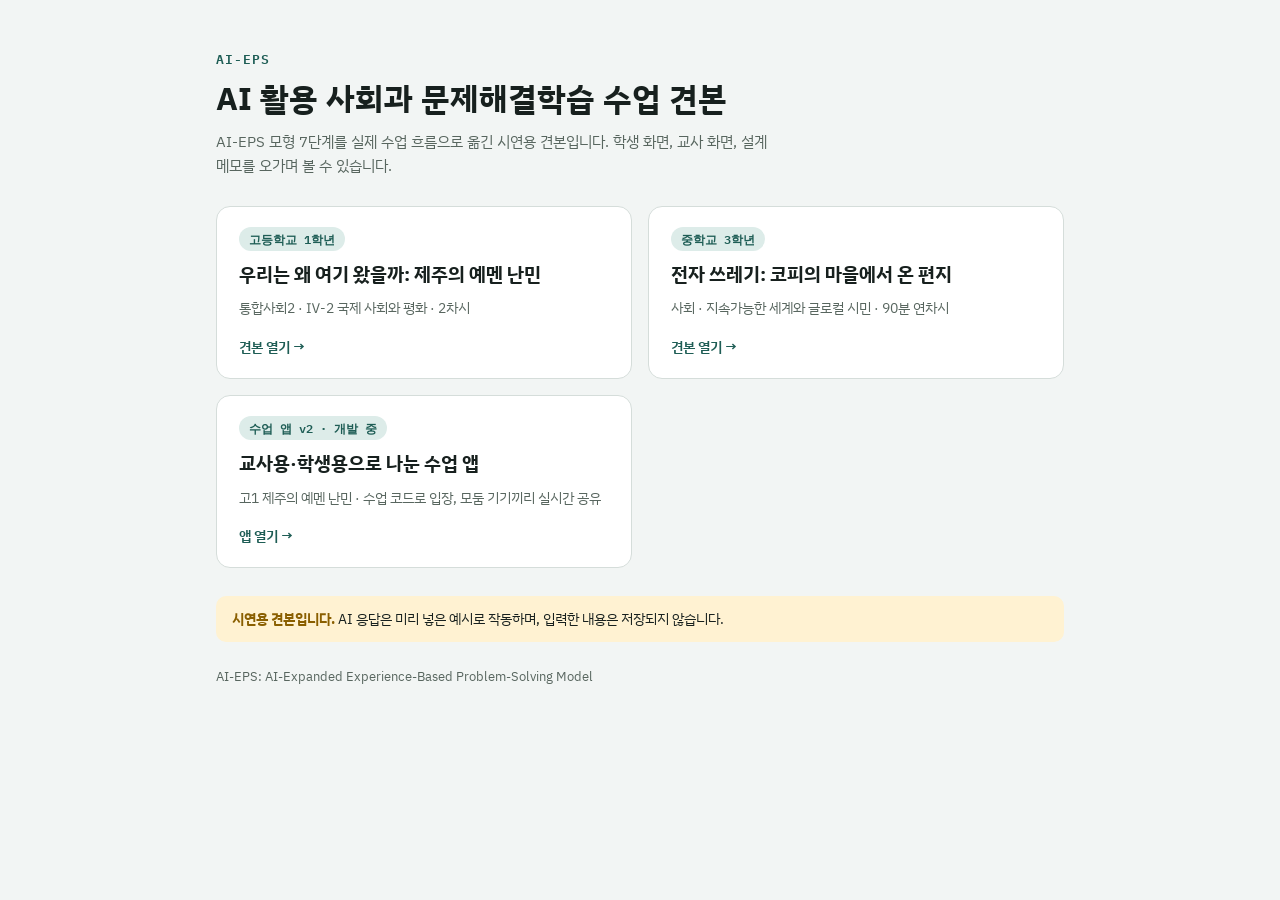
<file: index.html>
<!doctype html>
<html lang="ko">
<head>
<meta charset="utf-8">
<meta name="viewport" content="width=device-width,initial-scale=1">
<title>AI-EPS 수업 견본</title>
<link rel="stylesheet" href="https://fonts.googleapis.com/css2?family=IBM+Plex+Sans+KR:wght@400;500;600;700&family=IBM+Plex+Mono:wght@500;600&display=swap">
<style>
:root{
  --bg:#F2F5F4; --surface:#FFFFFF; --sunk:#E8EDEB; --ink:#17201E; --muted:#58665F; --line:#D5DDDA;
  --accent:#1E5D55; --accent-soft:#DDECE9; --y:#8A5F00; --y-bg:#FFF2D2;
  --sans:"IBM Plex Sans KR","Apple SD Gothic Neo","Malgun Gothic",system-ui,sans-serif;
  --mono:"IBM Plex Mono",ui-monospace,Menlo,monospace;
  color-scheme:light;
}
@media (prefers-color-scheme: dark){:root:not([data-theme="light"]){
  --bg:#101615; --surface:#18201E; --sunk:#141B19; --ink:#E4EBE9; --muted:#9AA9A4; --line:#2B3633;
  --accent:#6CC2B5; --accent-soft:#1D3431; --y:#F0BE4C; --y-bg:#352A10; color-scheme:dark}}
:root[data-theme="dark"]{
  --bg:#101615; --surface:#18201E; --sunk:#141B19; --ink:#E4EBE9; --muted:#9AA9A4; --line:#2B3633;
  --accent:#6CC2B5; --accent-soft:#1D3431; --y:#F0BE4C; --y-bg:#352A10; color-scheme:dark}
*{box-sizing:border-box}
body{margin:0;background:var(--bg);color:var(--ink);font-family:var(--sans);font-size:15px;line-height:1.6}
main{max-width:880px;margin:0 auto;padding:48px 16px 64px}
.brand{font:600 13px var(--mono);letter-spacing:.08em;color:var(--accent);margin:0 0 8px}
h1{font-size:clamp(24px,4vw,32px);line-height:1.3;margin:0 0 10px;text-wrap:balance}
.lead{color:var(--muted);margin:0 0 28px;max-width:62ch}
.cards{display:grid;grid-template-columns:repeat(auto-fit,minmax(280px,1fr));gap:16px}
a.card{display:flex;flex-direction:column;gap:10px;background:var(--surface);border:1px solid var(--line);border-radius:14px;padding:20px 22px;color:inherit;text-decoration:none;transition:border-color .15s,box-shadow .15s}
a.card:hover{border-color:var(--accent);box-shadow:0 0 0 2px var(--accent-soft)}
a.card:focus-visible{outline:2px solid var(--accent);outline-offset:2px}
.level{align-self:flex-start;font:600 12px var(--mono);color:var(--accent);background:var(--accent-soft);border-radius:999px;padding:2px 10px}
.card h2{margin:0;font-size:19px;line-height:1.4}
.card p{margin:0;color:var(--muted);font-size:14px}
.go{margin-top:auto;padding-top:6px;font-weight:600;color:var(--accent);font-size:14px}
.note{margin-top:28px;background:var(--y-bg);color:var(--ink);border-radius:10px;padding:12px 16px;font-size:13.5px}
.note b{color:var(--y)}
footer{margin-top:24px;font-size:12.5px;color:var(--muted)}
</style>
</head>
<body>
<main>
  <p class="brand">AI-EPS</p>
  <h1>AI 활용 사회과 문제해결학습 수업 견본</h1>
  <p class="lead">AI-EPS 모형 7단계를 실제 수업 흐름으로 옮긴 시연용 견본입니다. 학생 화면, 교사 화면, 설계 메모를 오가며 볼 수 있습니다.</p>

  <div class="cards">
    <a class="card" href="./high/">
      <span class="level">고등학교 1학년</span>
      <h2>우리는 왜 여기 왔을까: 제주의 예멘 난민</h2>
      <p>통합사회2 · Ⅳ-2 국제 사회와 평화 · 2차시</p>
      <span class="go">견본 열기 →</span>
    </a>
    <a class="card" href="./middle/">
      <span class="level">중학교 3학년</span>
      <h2>전자 쓰레기: 코피의 마을에서 온 편지</h2>
      <p>사회 · 지속가능한 세계와 글로컬 시민 · 90분 연차시</p>
      <span class="go">견본 열기 →</span>
    </a>
    <a class="card" href="./v2/">
      <span class="level">수업 앱 v2 · 개발 중</span>
      <h2>교사용·학생용으로 나눈 수업 앱</h2>
      <p>고1 제주의 예멘 난민 · 수업 코드로 입장, 모둠 기기끼리 실시간 공유</p>
      <span class="go">앱 열기 →</span>
    </a>
  </div>

  <p class="note"><b>시연용 견본입니다.</b> AI 응답은 미리 넣은 예시로 작동하며, 입력한 내용은 저장되지 않습니다.</p>
  <footer>AI-EPS: AI-Expanded Experience-Based Problem-Solving Model</footer>
</main>
</body>
</html>
</file>
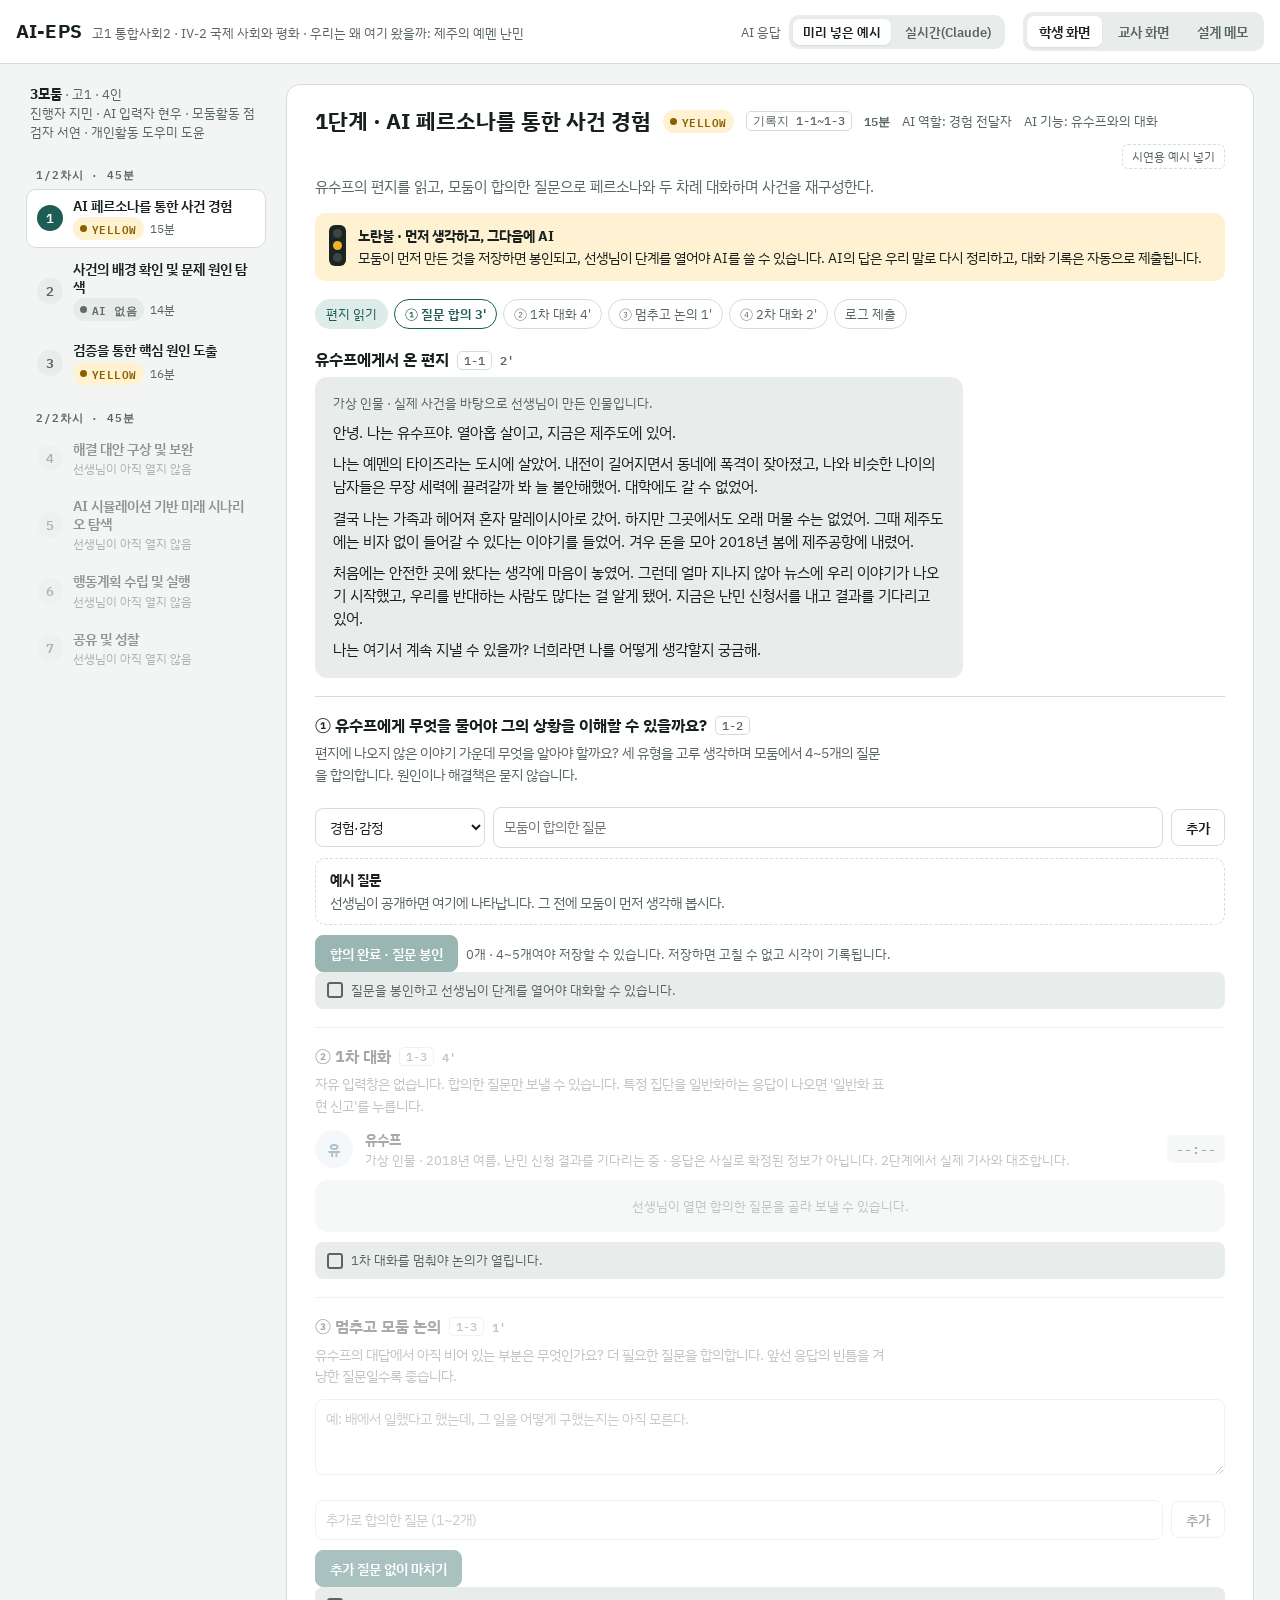
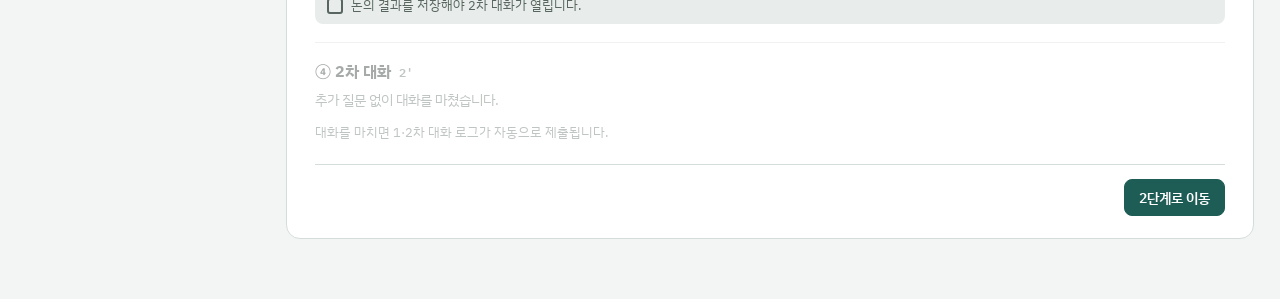
<file: high/index.html>
<!doctype html><html><head><meta charset=utf8><meta name=viewport content="width=device-width,initial-scale=1,viewport-fit=cover"><style>:root{color-scheme:light;box-sizing:border-box;padding-top:env(safe-area-inset-top,0px);padding-bottom:env(safe-area-inset-bottom,0px)}html{scroll-padding-top:env(safe-area-inset-top,0px)}body{margin:0;padding:0;font:14px -apple-system,BlinkMacSystemFont,sans-serif;background:#fff;color:#000}img{max-width:100%}[hidden]:not([hidden=until-found i]){display:none!important}</style></head><body>
<title>AI-EPS 제주 예멘 난민 수업 견본</title>
<meta name="claude:viewport-fit-sides" content="cover">
<link rel="stylesheet" href="https://fonts.googleapis.com/css2?family=IBM+Plex+Sans+KR:wght@400;500;600;700&family=IBM+Plex+Mono:wght@400;500;600&display=swap">
<style>
/* Layout: 상단 바(보기 전환·AI 응답 방식) 아래, 학생 보기는 단계 레일 + 작업 패널 2열. 좁은 화면에서는 레일이 가로 띠가 된다.
   중학교 견본과 같은 토큰 체계를 쓰되, 고등 견본은 차시 구분(1/2·2/2)을 레일에 표시한다. */
:root{
  --bg:#F2F5F4; --surface:#FFFFFF; --sunk:#E8EDEB; --ink:#17201E; --muted:#58665F; --line:#D5DDDA;
  --accent:#1E5D55; --accent-ink:#FFFFFF; --accent-soft:#DDECE9;
  --g:#2D7F4F; --g-bg:#E0F1E6; --y:#8A5F00; --y-solid:#D99A0B; --y-bg:#FFF2D2; --r:#B8342B; --r-bg:#FBE2DF; --off:#5F6C69; --off-bg:#E6EAE9;
  --sea:#2C5B7A; --sea-bg:#E1ECF3;
  --sans:"IBM Plex Sans KR","Apple SD Gothic Neo","Malgun Gothic",system-ui,sans-serif;
  --mono:"IBM Plex Mono",ui-monospace,"SFMono-Regular",Menlo,monospace;
}
@media (prefers-color-scheme: dark){:root:not([data-theme="light"]){
  --bg:#101615; --surface:#18201E; --sunk:#141B19; --ink:#E4EBE9; --muted:#9AA9A4; --line:#2B3633;
  --accent:#6CC2B5; --accent-ink:#0E1A18; --accent-soft:#1D3431;
  --g:#6BCB92; --g-bg:#173325; --y:#F0BE4C; --y-solid:#E5A824; --y-bg:#352A10; --r:#F2867C; --r-bg:#3C1C19; --off:#93A19D; --off-bg:#222B29;
  --sea:#8EC1E3; --sea-bg:#182A36; color-scheme:dark}}
:root[data-theme="dark"]{
  --bg:#101615; --surface:#18201E; --sunk:#141B19; --ink:#E4EBE9; --muted:#9AA9A4; --line:#2B3633;
  --accent:#6CC2B5; --accent-ink:#0E1A18; --accent-soft:#1D3431;
  --g:#6BCB92; --g-bg:#173325; --y:#F0BE4C; --y-solid:#E5A824; --y-bg:#352A10; --r:#F2867C; --r-bg:#3C1C19; --off:#93A19D; --off-bg:#222B29;
  --sea:#8EC1E3; --sea-bg:#182A36; color-scheme:dark}
*{box-sizing:border-box}
body{background:var(--bg);color:var(--ink);font-family:var(--sans);font-size:15px;line-height:1.6}
body::before{content:"";position:fixed;inset:0 0 auto;height:env(safe-area-inset-top,0px);z-index:10;background:var(--surface)}
.wrap{padding-left:max(16px,env(safe-area-inset-left,0px));padding-right:max(16px,env(safe-area-inset-right,0px))}
header{position:sticky;top:env(safe-area-inset-top,0px);z-index:5;background:var(--surface);border-bottom:1px solid var(--line)}
.hbar{display:flex;flex-wrap:wrap;align-items:center;gap:10px 18px;padding-block:12px;max-width:1260px;margin:0 auto}
.brand{display:flex;align-items:baseline;gap:10px;margin-right:auto;flex-wrap:wrap;min-width:0}
.brand b{font-size:19px;letter-spacing:.02em}
.brand span{color:var(--muted);font-size:13px}
.seg{display:flex;gap:4px;background:var(--sunk);padding:4px;border-radius:10px;flex-wrap:wrap}
.seg button{border:0;background:transparent;color:var(--muted);font:600 13.5px var(--sans);padding:6px 12px;border-radius:7px;cursor:pointer}
.seg button[aria-pressed="true"]{background:var(--surface);color:var(--ink);box-shadow:0 1px 2px rgba(0,0,0,.08)}
.aimode{display:flex;align-items:center;gap:8px;font-size:12.5px;color:var(--muted)}
.aimode .seg button{font-size:12.5px;padding:4px 10px}
main{max-width:1260px;margin:0 auto;padding-block:20px 60px}
button{font-family:var(--sans)}
button:focus-visible,input:focus-visible,textarea:focus-visible,select:focus-visible,a:focus-visible{outline:2px solid var(--accent);outline-offset:2px}
a{color:var(--accent)}

.student{display:grid;grid-template-columns:240px minmax(0,1fr);gap:20px;align-items:start}
.rail{position:sticky;top:calc(env(safe-area-inset-top,0px) + 76px);display:flex;flex-direction:column;gap:4px}
.rail .who{font-size:12.5px;color:var(--muted);padding:0 4px 8px;line-height:1.5}
.rail .who b{color:var(--ink);font-size:13.5px}
.session{font:600 11px var(--mono);letter-spacing:.08em;color:var(--muted);padding:10px 10px 2px;text-transform:uppercase}
.step{display:grid;grid-template-columns:26px 1fr;gap:2px 10px;align-items:center;text-align:left;width:100%;border:1px solid transparent;background:transparent;border-radius:10px;padding:7px 10px;cursor:pointer;color:var(--ink)}
.step .n{grid-row:span 2;width:26px;height:26px;border-radius:50%;display:grid;place-items:center;font:600 13px var(--mono);background:var(--sunk);color:var(--muted)}
.step .t{font-weight:600;font-size:13.5px;line-height:1.35}
.step .s{font-size:12px;color:var(--muted);display:flex;gap:6px;align-items:center;flex-wrap:wrap}
.step[aria-current="step"]{background:var(--surface);border-color:var(--line)}
.step[aria-current="step"] .n{background:var(--accent);color:var(--accent-ink)}
.step.done .n{background:var(--accent-soft);color:var(--accent)}
.step:disabled{opacity:.45;cursor:not-allowed}
.chip{display:inline-flex;align-items:center;gap:5px;font:600 11px var(--mono);letter-spacing:.04em;padding:2px 7px;border-radius:999px;white-space:nowrap}
.chip::before{content:"";width:7px;height:7px;border-radius:50%;background:currentColor}
.chip.Y{background:var(--y-bg);color:var(--y)} .chip.N{background:var(--off-bg);color:var(--off)} .chip.R{background:var(--r-bg);color:var(--r)} .chip.G{background:var(--g-bg);color:var(--g)}

.panel{background:var(--surface);border:1px solid var(--line);border-radius:14px;padding:22px clamp(16px,3vw,28px);min-width:0}
.stage-head{display:flex;flex-wrap:wrap;gap:8px 12px;align-items:center;margin-bottom:6px}
.stage-head h2{margin:0;font-size:22px;text-wrap:balance;line-height:1.3}
.stage-def{color:var(--muted);margin:0 0 14px;max-width:70ch}
.ws{font:500 11.5px var(--mono);color:var(--muted);border:1px solid var(--line);border-radius:5px;padding:1px 6px;white-space:nowrap}
.mins{font:600 12px var(--mono);color:var(--muted)}
.signal{display:flex;gap:12px;align-items:flex-start;border-radius:10px;padding:12px 14px;margin-bottom:18px;font-size:14px}
.signal.Y{background:var(--y-bg)} .signal.N{background:var(--off-bg)}
.signal strong{display:block}
.signal .lamp{flex:none;display:flex;flex-direction:column;gap:3px;padding:4px;border-radius:6px;background:#1c2422}
.lamp i{width:9px;height:9px;border-radius:50%;background:#3b4542;display:block}
.signal.Y .lamp i:nth-child(2){background:#F2B32A}

.flow{display:flex;flex-wrap:wrap;gap:6px;margin:0 0 18px;list-style:none;padding:0}
.flow li{font-size:12.5px;padding:4px 10px;border-radius:999px;border:1px solid var(--line);color:var(--muted)}
.flow li.now{border-color:var(--accent);color:var(--accent);font-weight:600}
.flow li.ok{background:var(--accent-soft);border-color:transparent;color:var(--accent)}

.block{border-top:1px solid var(--line);padding-top:16px;margin-top:18px}
.block.first{border:0;margin:0;padding:0}
.block h3{font-size:16px;margin:0 0 4px;display:flex;gap:8px;align-items:center;flex-wrap:wrap;text-wrap:balance}
.block .hint{color:var(--muted);font-size:13.5px;margin:0 0 12px;max-width:72ch}
.locked>.lockbody{opacity:.38;pointer-events:none;user-select:none}
.lockmsg{display:flex;gap:8px;align-items:center;font-size:13px;color:var(--muted);background:var(--sunk);border-radius:8px;padding:8px 12px;margin-bottom:10px;flex-wrap:wrap}
.lockmsg::before{content:"";width:12px;height:12px;border:2px solid currentColor;border-radius:3px;flex:none}

.gate{display:flex;flex-wrap:wrap;gap:8px 12px;align-items:center;border:1px dashed var(--y-solid);background:var(--y-bg);border-radius:10px;padding:10px 14px;font-size:13.5px;margin-top:12px}
.gate b{color:var(--y)}
.gate.ok{border-style:solid;border-color:transparent;background:var(--g-bg)}
.gate.ok b{color:var(--g)}
.gate.req{border-color:var(--r);background:var(--r-bg)}
.gate.req b{color:var(--r)}

.letter{background:var(--sunk);border-radius:12px;padding:16px 18px;font-size:14.5px;max-width:72ch}
.letter p{margin:0 0 8px}
.letter p:last-child{margin:0}
.letter .from{font-size:12.5px;color:var(--muted);margin-bottom:8px}

.list{display:flex;flex-direction:column;gap:6px;margin:0 0 10px;padding:0;list-style:none}
.list li{display:flex;gap:10px;align-items:flex-start;background:var(--sunk);border-radius:8px;padding:8px 10px;font-size:14px}
.casebox .tag{font-size:12px;font-weight:600;color:var(--accent);background:var(--accent-soft);border-radius:5px;padding:1px 7px;white-space:nowrap;margin-right:4px}
.list li .tag{flex:none;font-size:12px;font-weight:600;color:var(--accent);background:var(--accent-soft);border-radius:5px;padding:1px 7px;white-space:nowrap}
.list li .tag.off{color:var(--off);background:var(--off-bg)}
.list li .txt{flex:1;min-width:0}
.list li .x{flex:none;border:0;background:transparent;color:var(--muted);cursor:pointer;font-size:13px}
.aft{font:600 11px var(--mono);color:var(--y);background:var(--y-bg);border-radius:4px;padding:1px 6px;margin-left:6px;white-space:nowrap}
.addrow{display:flex;gap:8px;flex-wrap:wrap;align-items:center}
.addrow input,.addrow select{flex:1 1 180px;min-width:0}
.addrow select.narrow{flex:0 1 170px}
input[type=text],textarea,select{font:inherit;font-size:14px;color:var(--ink);background:var(--surface);border:1px solid var(--line);border-radius:8px;padding:8px 10px;width:100%}
textarea{min-height:76px;resize:vertical;field-sizing:content}
textarea[readonly],input[readonly]{background:var(--sunk);color:var(--muted)}
.btn{border:1px solid var(--line);background:var(--surface);color:var(--ink);font-weight:600;font-size:14px;padding:8px 14px;border-radius:8px;cursor:pointer;white-space:nowrap}
.btn.sm{font-size:12.5px;padding:4px 10px}
.btn.primary{background:var(--accent);border-color:var(--accent);color:var(--accent-ink)}
.btn.warn{border-color:var(--r);color:var(--r)}
.btn:disabled{opacity:.45;cursor:not-allowed}
.demo-btn{border:1px dashed var(--line);background:transparent;color:var(--muted);border-radius:6px;padding:3px 9px;font-size:12px;cursor:pointer}
.row{display:flex;gap:8px;flex-wrap:wrap;align-items:center;margin-top:10px}
.seal{font:500 12px var(--mono);color:var(--accent);background:var(--accent-soft);padding:2px 8px;border-radius:6px}
.small{font-size:12.5px;color:var(--muted)}
.timer{font:600 13px var(--mono);padding:3px 9px;border-radius:6px;background:var(--sunk);color:var(--ink);font-variant-numeric:tabular-nums}
.timer.low{background:var(--y-bg);color:var(--y)}
.grid2{display:grid;grid-template-columns:repeat(auto-fit,minmax(260px,1fr));gap:12px}
.field{display:flex;flex-direction:column;gap:4px;min-width:0}
.field>label,.field>.lab{font-size:13px;font-weight:600}

.chat{display:flex;flex-direction:column;gap:10px;background:var(--sunk);border-radius:12px;padding:14px;max-height:400px;overflow:auto;margin-bottom:10px}
.msg{max-width:80%;padding:9px 13px;border-radius:12px;font-size:14px;white-space:pre-wrap}
.msg.me{align-self:flex-end;background:var(--accent);color:var(--accent-ink);border-bottom-right-radius:3px}
.msg.ai{align-self:flex-start;background:var(--surface);border:1px solid var(--line);border-bottom-left-radius:3px;user-select:none}
.msg.ai.flag{border-color:var(--r);background:var(--r-bg)}
.msg.sys{align-self:center;background:transparent;color:var(--muted);font-size:12.5px;padding:2px;text-align:center}
.msg .who{display:flex;gap:8px;align-items:center;font-size:12px;font-weight:600;color:var(--muted);margin-bottom:2px}
.msg .rep{margin-left:auto;border:0;background:transparent;color:var(--muted);font-size:11.5px;cursor:pointer;padding:0 2px;text-decoration:underline}
.persona{display:flex;gap:12px;align-items:center;margin-bottom:10px;font-size:13.5px;flex-wrap:wrap}
.persona .av{flex:none;width:38px;height:38px;border-radius:50%;background:var(--sea-bg);color:var(--sea);display:grid;place-items:center;font-weight:700}
.persona>div{flex:1 1 220px;min-width:0}
.persona em{font-style:normal;color:var(--muted);display:block;font-size:12.5px}
.thinking{color:var(--muted);font-style:italic}

.tablewrap{overflow-x:auto;border:1px solid var(--line);border-radius:10px}
table{border-collapse:collapse;width:100%;font-size:13.5px}
.tablewrap table{min-width:680px}
th,td{text-align:left;padding:8px 10px;border-bottom:1px solid var(--line);vertical-align:top}
th{background:var(--sunk);font-weight:600;font-size:12.5px;color:var(--muted);white-space:nowrap}
tr:last-child td{border-bottom:0}
td select,td input[type=text],td textarea{font-size:13px;padding:5px 7px}
td textarea{min-height:58px}
.ai-ans{user-select:none;white-space:pre-wrap;font-size:13px}
.ai-ans .srcs{display:block;color:var(--muted);margin-top:4px;font-size:12px}
.checks{display:flex;flex-direction:column;gap:3px;font-size:12.5px}
.checks label{display:flex;gap:6px;align-items:flex-start}
.checks input{margin-top:3px}
.num{font-family:var(--mono);font-variant-numeric:tabular-nums}
.judge{display:flex;gap:4px;flex-wrap:wrap}
.judge button{border:1px solid var(--line);background:var(--surface);color:var(--ink);border-radius:7px;padding:4px 9px;font-size:13px;cursor:pointer;font-weight:600}
.judge button[aria-pressed="true"]{background:var(--accent);border-color:var(--accent);color:var(--accent-ink)}

.cards{display:grid;grid-template-columns:repeat(auto-fit,minmax(250px,1fr));gap:10px}
.fact{border:1px solid var(--line);border-radius:10px;padding:11px 13px;display:flex;flex-direction:column;gap:4px;font-size:13.5px}
.fact .no{font:600 12px var(--mono);color:var(--sea)}
.fact .src{font-size:11.5px;color:var(--muted);margin-top:auto;padding-top:4px}
.fact p{margin:0}

.story{border:1px solid var(--line);border-radius:12px;padding:14px 16px;user-select:none;max-width:78ch}
.story.sel{border-color:var(--accent);box-shadow:0 0 0 2px var(--accent-soft)}
.story h4{margin:0 0 6px;font-size:15px;display:flex;gap:8px;align-items:center;flex-wrap:wrap}
.story p{margin:0 0 8px;font-size:14px;line-height:1.75}
.story p:last-child{margin:0}
.scen-l{font:600 12px var(--mono);color:var(--accent);letter-spacing:.04em}
.when{font:600 11.5px var(--mono);border-radius:5px;padding:1px 7px;background:var(--sea-bg);color:var(--sea)}
.stories{display:flex;flex-direction:column;gap:12px}

.redbox{margin-top:6px;border-radius:8px;padding:7px 11px;font-size:12.5px;display:flex;flex-wrap:wrap;gap:6px 12px;align-items:center}
.redbox.ok{background:var(--g-bg);color:var(--g)}
.redbox.warn{background:var(--y-bg);color:var(--y)}
.redbox.red{background:var(--r-bg);color:var(--r)}
.redbox.idle{background:var(--sunk);color:var(--muted)}
.meter{flex:1 1 100px;height:6px;border-radius:3px;background:var(--line);overflow:hidden;min-width:80px}
.meter i{display:block;height:100%;background:currentColor}
.redbox b{font-family:var(--mono)}
.warnline{font-size:13px;background:var(--y-bg);color:var(--y);border-radius:8px;padding:7px 11px;margin-top:8px}
.warnline.r{background:var(--r-bg);color:var(--r)}

.pend{display:flex;flex-direction:column;gap:2px;border:1px dashed var(--line);border-radius:10px;padding:10px 14px;margin-top:10px;font-size:13.5px;color:var(--muted)}
.pend b{color:var(--ink);font-size:13.5px}
.exbox{background:var(--y-bg);border-radius:10px;padding:10px 14px;margin-top:10px;font-size:13.5px}
.exbox ul{margin:6px 0 0;padding-left:18px}
.exbox li{margin-bottom:3px}
.casebox{border:1px solid var(--line);border-radius:12px;padding:14px 16px;background:var(--sunk);max-width:78ch}
.casebox h4{margin:0 0 4px;font-size:15px}
.casebox p{margin:0 0 6px;font-size:14px}
.corebox{background:var(--accent-soft);border-radius:10px;padding:10px 14px;font-size:14.5px}
.corebox .small{display:block}
.links{display:flex;flex-direction:column;gap:6px;margin:0 0 10px;padding:0;list-style:none}
.links li{display:flex;gap:8px;align-items:center;flex-wrap:wrap;background:var(--sunk);border-radius:8px;padding:7px 10px;font-size:13.5px}
.links .arr{font:600 14px var(--mono);color:var(--accent)}
.root{font:600 11px var(--mono);color:var(--accent-ink);background:var(--accent);border-radius:4px;padding:1px 6px}
.scorebtns{display:flex;gap:3px}
.scorebtns button{width:32px;height:30px;border:1px solid var(--line);background:var(--surface);color:var(--ink);border-radius:6px;font:600 13px var(--mono);cursor:pointer}
.scorebtns button[aria-pressed="true"]{background:var(--accent);border-color:var(--accent);color:var(--accent-ink)}
.opts{display:flex;flex-wrap:wrap;gap:6px}
.opt{border:1px solid var(--line);background:var(--surface);color:var(--ink);border-radius:8px;padding:7px 12px;font-size:13.5px;cursor:pointer;text-align:left}
.opt[aria-pressed="true"]{border-color:var(--accent);background:var(--accent-soft);color:var(--ink);font-weight:600}
.opt small{display:block;font-weight:400;color:var(--muted);font-size:12px}
.chain{list-style:none;margin:0;padding:0;display:flex;flex-direction:column;gap:6px}
.chain li{display:grid;grid-template-columns:110px minmax(0,1fr);gap:10px;font-size:13.5px;background:var(--sunk);border-radius:8px;padding:8px 10px}
.chain li b{font-size:12.5px;color:var(--accent)}
.peer{border:1px solid var(--line);border-radius:12px;padding:12px 14px;display:flex;flex-direction:column;gap:8px}
.peer h4{margin:0;font-size:15px}
.nextbar{display:flex;flex-wrap:wrap;gap:6px 14px;align-items:center;justify-content:flex-end;border-top:1px solid var(--line);margin-top:22px;padding-top:14px}
.demo-hint{border:1px dashed var(--line);border-radius:6px;padding:2px 8px}

/* teacher */
.teacher{display:grid;gap:18px}
.tgrid{display:grid;grid-template-columns:minmax(0,1.45fr) minmax(0,1fr);gap:18px;align-items:start}
.tcol{display:grid;gap:18px;min-width:0}
.sec-title{font-size:12.5px;font-weight:600;letter-spacing:.06em;color:var(--muted);margin:0 0 10px;text-transform:uppercase}
.gates{display:flex;gap:6px;flex-wrap:wrap}
.gates button{border:1px solid var(--line);background:var(--surface);color:var(--ink);border-radius:8px;padding:6px 11px;font-weight:600;cursor:pointer;font-size:13.5px}
.gates button.open{background:var(--accent-soft);border-color:transparent;color:var(--accent)}
.prog td{text-align:center;padding:6px 4px}
.prog td:first-child,.prog th:first-child{text-align:left;padding-left:10px}
.cell{display:inline-block;width:22px;height:22px;border-radius:5px;font:500 11px/22px var(--mono);text-align:center}
.cell.d{background:var(--accent-soft);color:var(--accent)} .cell.w{background:var(--sunk);color:var(--muted)} .cell.p{background:var(--y-bg);color:var(--y)} .cell.f{background:var(--r-bg);color:var(--r)}
.review{border:1px solid var(--line);border-radius:10px;padding:10px 12px;display:flex;flex-direction:column;gap:6px}
.review h4{margin:0;font-size:14px;display:flex;gap:8px;align-items:center;flex-wrap:wrap}
.review ul{margin:0;padding-left:18px;font-size:13px}
.review .row{margin-top:2px}
.ck{font-size:12.5px;display:flex;flex-direction:column;gap:2px}
.ck span::before{content:"";display:inline-block;width:8px;height:8px;border-radius:50%;margin-right:6px;background:var(--off)}
.ck .y::before{background:var(--g)} .ck .n::before{background:var(--y-solid)}
.revrow{display:grid;grid-template-columns:minmax(0,1fr) auto;gap:8px;align-items:center;padding:8px 0;border-bottom:1px solid var(--line);font-size:13.5px}
.revrow:last-child{border:0}
.revrow .small{display:block}
.flags{display:flex;flex-direction:column;gap:8px}
.flag{border-left:3px solid var(--r);background:var(--r-bg);border-radius:0 8px 8px 0;padding:9px 12px;font-size:13.5px}
.flag.y{border-color:var(--y-solid);background:var(--y-bg)}
.flag.done{border-color:var(--line);background:var(--sunk);color:var(--muted)}
.flag b{display:block}
.log{font:12.5px/1.55 var(--mono);display:flex;flex-direction:column;gap:2px;max-height:360px;overflow:auto}
.log div{display:grid;grid-template-columns:44px 30px minmax(0,1fr);gap:8px;padding:3px 6px;border-radius:5px}
.log div:nth-child(odd){background:var(--sunk)}
.log .k-seal{color:var(--accent)} .log .k-ai{color:var(--y)} .log .k-red,.log .k-report{color:var(--r)} .log .k-open{color:var(--g)} .log .k-help{color:var(--sea)}
.evalt td:last-child{white-space:nowrap}
.evalt td{font-size:13px}
.ind{font:600 12px var(--mono)}
.ind.y{color:var(--g)} .ind.n{color:var(--y)} .ind.u{color:var(--off)}

/* plan */
.plan{display:grid;gap:18px}
.plan h2{margin:0 0 8px;font-size:19px;text-wrap:balance}
.plan p{max-width:74ch;margin:0 0 10px}
.plan ul{margin:0;padding-left:20px;max-width:78ch}
.plan li{margin-bottom:5px}
.prompt{white-space:pre-wrap;font:12.5px/1.6 var(--mono);background:var(--sunk);border-radius:10px;padding:12px 14px;max-height:280px;overflow:auto;margin:6px 0 0}
details.pd{border-top:1px solid var(--line);padding:10px 0}
details.pd summary{cursor:pointer;font-weight:600}
.issue{display:grid;grid-template-columns:auto minmax(0,1fr);gap:4px 10px;padding:9px 0;border-bottom:1px solid var(--line);font-size:14px}
.issue:last-child{border:0}
.issue .k{font:600 11px var(--mono);border-radius:4px;padding:2px 6px;align-self:start;white-space:nowrap}
.issue .k.fix{background:var(--r-bg);color:var(--r)} .issue .k.chk{background:var(--y-bg);color:var(--y)} .issue .k.app{background:var(--sea-bg);color:var(--sea)}

@media (max-width:900px){
  .student{grid-template-columns:minmax(0,1fr)}
  .rail{position:static;flex-direction:row;overflow-x:auto;padding-bottom:4px;align-items:stretch}
  .rail .who,.session{display:none}
  .step{min-width:170px}
  .tgrid{grid-template-columns:minmax(0,1fr)}
  .msg{max-width:92%}
  .chain li{grid-template-columns:minmax(0,1fr);gap:2px}
}
@media (prefers-reduced-motion:no-preference){.step,.btn,.opt,.story{transition:background .15s,border-color .15s,box-shadow .15s}}

/* 2단계 기사·문항·삶 잇기 (중학교 견본과 같은 짜임) */
.facts{display:grid;grid-template-columns:repeat(auto-fit,minmax(270px,1fr));gap:12px}
.article{border:1px solid var(--line);border-radius:12px;padding:14px 16px;display:flex;flex-direction:column;gap:7px;min-width:0}
.article .atag{font:600 11.5px var(--mono);color:var(--sea);letter-spacing:.03em}
.article h4{margin:0;font-size:15.5px;line-height:1.4;text-wrap:balance}
.article p{margin:0;font-size:14px;line-height:1.75}
.article .note{font-size:12.5px;color:var(--muted);border-top:1px dashed var(--line);padding-top:7px;line-height:1.65}
.article .src{font-size:12px;color:var(--muted);margin-top:auto;padding-top:6px;display:flex;flex-direction:column;gap:2px}
.article .src a{overflow-wrap:anywhere}
.qa{margin:0;padding:0;list-style:none;display:flex;flex-direction:column;gap:10px;counter-reset:q}
.qa li{counter-increment:q;display:flex;flex-direction:column;gap:6px;background:var(--sunk);border-radius:10px;padding:10px 12px}
.qa-q{display:flex;gap:8px;align-items:baseline;flex-wrap:wrap;font-size:14px}
.qa-q::before{content:counter(q);font:600 12px var(--mono);color:var(--muted)}
.qa-type{font:600 11px var(--mono);color:var(--accent);background:var(--accent-soft);border-radius:4px;padding:1px 6px}
.ox{display:flex;gap:6px;align-items:center;flex-wrap:wrap}
.ox button{width:44px;height:36px;border-radius:8px;border:1px solid var(--line);background:var(--surface);color:var(--ink);font:700 16px var(--mono);cursor:pointer}
.ox button[aria-pressed="true"]{background:var(--accent);border-color:var(--accent);color:var(--accent-ink)}
.qa-fb{font-size:13px;padding:3px 8px;border-radius:6px}
.qa-fb.ok{background:var(--g-bg);color:var(--g)} .qa-fb.no{background:var(--y-bg);color:var(--y)}
.fiction{border:1px dashed var(--line);border-radius:10px;padding:12px 14px;font-size:14px}
.fiction ul{margin:8px 0 0;padding-left:18px}
.fiction li{margin-bottom:3px}
.fic-tag{font:600 11px var(--mono);color:var(--off);background:var(--off-bg);border-radius:4px;padding:1px 6px;margin-right:6px}
.life{display:flex;flex-direction:column;gap:14px}
.life section{display:grid;grid-template-columns:28px minmax(0,1fr);gap:10px;align-items:start}
.life section>div{display:flex;flex-direction:column;gap:5px;min-width:0}
.life-n{width:28px;height:28px;border-radius:50%;background:var(--accent-soft);color:var(--accent);display:grid;place-items:center;font:600 13px var(--mono)}
/* 4~6단계 */
.casegrid{display:grid;grid-template-columns:repeat(auto-fit,minmax(260px,1fr));gap:10px}
.casegrid .casebox{display:flex;flex-direction:column;gap:6px}
.altform{display:grid;grid-template-columns:minmax(0,2fr) minmax(0,1.5fr) minmax(0,1fr) auto;gap:8px}
.simwarn{display:inline-block;margin-top:3px;font-size:12.5px;color:var(--y);background:var(--y-bg);border-radius:5px;padding:1px 7px}
.chips{display:flex;flex-wrap:wrap;gap:6px;margin-top:8px}
.chipbtn{border:1px solid var(--line);background:var(--surface);color:var(--ink);border-radius:999px;padding:4px 11px;font-size:13px;cursor:pointer}
.exq{border-left:3px solid var(--accent);background:var(--sunk);border-radius:0 10px 10px 0;padding:10px 14px;margin-top:12px}
.exq .altform{grid-template-columns:minmax(0,1fr) minmax(0,1.3fr) minmax(0,1.5fr) auto}
.acttypes{display:grid;grid-template-columns:repeat(auto-fit,minmax(200px,1fr));gap:8px}
.acttypes div{display:flex;flex-direction:column;gap:2px;background:var(--sunk);border-radius:8px;padding:8px 12px;font-size:14px}
.propform{display:flex;flex-direction:column;border:1px solid var(--line);border-radius:10px;overflow:hidden}
.pf{display:grid;grid-template-columns:130px minmax(0,1fr);border-bottom:1px solid var(--line);font-size:14px}
.pf:last-child{border-bottom:0}
.pf-k{background:var(--sunk);padding:10px 12px;font-weight:600;font-size:13px;color:var(--muted)}
.pf>div{padding:10px 12px;display:flex;flex-direction:column;gap:4px;min-width:0}
.pf-src{font:500 11px var(--mono);color:var(--accent);margin-top:2px}
.pf-ul{margin:0;padding-left:18px}
.legend{display:flex;flex-wrap:wrap;gap:10px;font-size:12.5px;color:var(--muted);margin-top:8px;align-items:center}
.scale td,.scale th{text-align:center}
.scale td:nth-child(2),.scale th:nth-child(2){text-align:left}
.chain2{display:flex;flex-direction:column;margin:0;padding:0;list-style:none}
.chain2 li{display:grid;grid-template-columns:120px minmax(0,1fr);gap:12px;padding:8px 0;border-bottom:1px dashed var(--line);font-size:14px}
.chain2 li:last-child{border:0}
.chain2 li>span:first-child{color:var(--muted);font-size:12.5px;font-weight:600}
@media (max-width:900px){.altform,.exq .altform{grid-template-columns:minmax(0,1fr)}.pf{grid-template-columns:minmax(0,1fr)}.chain2 li{grid-template-columns:minmax(0,1fr);gap:2px}}
</style>

<header><div class="wrap"><div class="hbar">
  <div class="brand"><b>AI-EPS</b><span>고1 통합사회2 · Ⅳ-2 국제 사회와 평화 · 우리는 왜 여기 왔을까: 제주의 예멘 난민</span></div>
  <div class="aimode"><span id="aimode-label">AI 응답</span><div class="seg" role="group" aria-labelledby="aimode-label"><button id="m-demo" aria-pressed="true">미리 넣은 예시</button><button id="m-live" aria-pressed="false">실시간(Claude)</button></div></div>
  <div class="seg" role="group" aria-label="보기 전환">
    <button id="v-student" aria-pressed="true">학생 화면</button>
    <button id="v-teacher" aria-pressed="false">교사 화면</button>
    <button id="v-plan" aria-pressed="false">설계 메모</button>
  </div>
</div></div></header>

<main class="wrap"><div id="app"></div></main>

<script>
(function(){
"use strict";
const $=s=>document.querySelector(s);
const esc=s=>String(s??"").replace(/[&<>"']/g,c=>({"&":"&amp;","<":"&lt;",">":"&gt;",'"':"&quot;","'":"&#39;"}[c]));
const now=()=>{const d=new Date();return String(d.getHours()).padStart(2,"0")+":"+String(d.getMinutes()).padStart(2,"0")+":"+String(d.getSeconds()).padStart(2,"0")};
const hm=t=>t?t.slice(0,5):"";

/* ================= 수업 구조 (지도안 4장 v5) ================= */
const STAGES=[
 {n:1,ses:1,t:"AI 페르소나를 통한 사건 경험",g:"Y",tool:"유수프와의 대화",role:"경험 전달자",ws:"기록지 1-1~1-3",min:15,def:"유수프의 편지를 읽고, 모둠이 합의한 질문으로 페르소나와 두 차례 대화하며 사건을 재구성한다."},
 {n:2,ses:1,t:"사건의 배경 확인 및 문제 원인 탐색",g:"N",ws:"기록지 2-1~2-5",min:14,def:"선생님이 공개한 실제 사건 기사를 읽고 사실 확인 질문에 답한 뒤, 유수프의 이야기와 대조한다. 사건과 나의 삶을 잇고, AI 없이 원인을 3개 이상 추측해 원인마다 원인 확인 질문을 만들어 봉인한다."},
 {n:3,ses:1,t:"검증을 통한 핵심 원인 도출",g:"Y",tool:"자료 탐색 도우미",role:"검색 보조자",ws:"기록지 3-1~3-3",min:16,def:"봉인한 원인 확인 질문의 AI 응답을 모둠이 함께 확인하고, 응답을 나누어 맡아 우리 말로 요약한다. 각자 출처를 직접 확인해 검증하고, 출처 신뢰성·정확성·최신성을 기준으로 모둠이 수용·보류·불수용을 판정한다. 수용한 정보로 원인 간 관계를 그려 핵심 원인을 정한다."},
 {n:4,ses:2,t:"해결 대안 구상 및 보완",g:"Y",tool:"대안 검토 도우미",role:"대안 검토자",ws:"기록지 4-1~4-6",min:16,def:"공개된 유사 사례에서 아이디어를 얻고, 핵심 원인을 해결할 행위 주체별 대안을 3개 이상 만든다. AI의 강점·약점 피드백을 판단하고 비교표로 1순위 대안을 정한다."},
 {n:5,ses:2,t:"AI 시뮬레이션 기반 미래 시나리오 탐색",g:"Y",tool:"시나리오 생성기",role:"미리보기 제공자",ws:"기록지 5-1~5-5",min:12,def:"1순위 대안에 대한 이해관계자의 반응을 먼저 예측한다. AI가 보여 준 시나리오 A·B·C 가운데 가장 개연성 있는 것을 고르고, 이야기 속에서 예상하지 못한 문제를 찾는다."},
 {n:6,ses:2,t:"행동계획 수립 및 실행",g:"N",ws:"기록지 6-1~6-6",min:9,def:"예상하지 못한 문제의 수준을 진단하고 행동 유형을 고른다. 행동계획표에 대상·내용·방법·제출 경로와 실행 범위, 결과 확인 시점, 돌아갈 단계를 정한다. 제도 제안·요청이나 설득을 고른 모둠은 제안서를 쓴다[선택]."},
 {n:7,ses:2,t:"공유 및 성찰",g:"N",ws:"기록지 7-1~7-4",min:8,def:"문제 해결 과정을 공유 게시판에 올리고 다른 모둠 두 곳을 평가한다. 로그와 기록지를 보며 AI 활용을 성찰한다."}
];
const ROLES=["진행자","AI 입력자","모둠활동 점검자","개인활동 도우미"];
const NEED=()=>3; /* 합의한 원인 3개 이상, 원인마다 원인 확인 질문 1개(지도안 v25) */
const ROSTER={1:["지민","현우","서연","도윤"],2:["도윤","지민","현우","서연"]};
const QTYPES=["경험·감정","이동 과정·제도","주변 사회의 반응"];
const ACTORS=["국가","국제기구","비정부 기구","세계시민"];
const CRIT=["실현 가능성","원인 해결 정도","이해관계자 수용성"];
const LEVELS=["개인","학교·지역","제도·국가 간"];
const ACTT=[{n:"제도 제안·요청",ex:"국민신문고 정책 제안, 기관 건의문"},{n:"설득",ex:"이해관계자에게 보내는 편지"},{n:"자기 실천",ex:"나와 우리 반이 직접 하는 일"}];
const SCOPES=[{n:"수업 중 실행",d:"수업 시간 안에 실제로 해 본다"},{n:"실행 준비",d:"제출 직전 초안까지 만들고, 제출은 선생님 확인 뒤에 한다"},{n:"후속 탐구",d:"더 알아볼 것을 정리해 다음 탐구로 넘긴다"}];
const BACK=["원인(2·3단계)","대안(4단계)","예측(5단계)"];
const CHK6=["특정 국가·종교·집단을 낙인찍거나 일반화하는 표현이 없다","실명, 연락처 같은 개인정보가 들어 있지 않다"];
const VERIFY=["신뢰성 · 출처가 실제로 있고 직접 접속했다","신뢰성 · 공공기관·언론 원문·교과서 같은 확인 가능한 자료다","정확성 · 수치·날짜가 원자료와 일치한다","최신성 · 자료 시점이 질문의 시점과 맞는다"];

const LETTER=[
 "안녕. 나는 유수프야. 열아홉 살이고, 지금은 제주도에 있어.",
 "나는 예멘의 타이즈라는 도시에 살았어. 내전이 길어지면서 동네에 폭격이 잦아졌고, 나와 비슷한 나이의 남자들은 무장 세력에 끌려갈까 봐 늘 불안해했어. 대학에도 갈 수 없었어.",
 "결국 나는 가족과 헤어져 혼자 말레이시아로 갔어. 하지만 그곳에서도 오래 머물 수는 없었어. 그때 제주도에는 비자 없이 들어갈 수 있다는 이야기를 들었어. 겨우 돈을 모아 2018년 봄에 제주공항에 내렸어.",
 "처음에는 안전한 곳에 왔다는 생각에 마음이 놓였어. 그런데 얼마 지나지 않아 뉴스에 우리 이야기가 나오기 시작했고, 우리를 반대하는 사람도 많다는 걸 알게 됐어. 지금은 난민 신청서를 내고 결과를 기다리고 있어.",
 "나는 여기서 계속 지낼 수 있을까? 너희라면 나를 어떻게 생각할지 궁금해."
];

/* ---------- 2단계 실제 사건 기사: 원문을 확인하고 요약했다(2026. 10. 20. 확인) ---------- */
const ARTICLES=[
 {tag:"기사 1 · 도착과 출도 제한",title:"말레이시아~제주 직항으로 들어온 예멘인, 섬 밖으로 나갈 수 없게 되다",
  body:["2017년 12월 말레이시아 쿠알라룸푸르와 제주를 잇는 직항 노선이 생기면서 제주로 들어오는 예멘인이 크게 늘었다. 대부분 내전을 피해 먼저 말레이시아로 갔던 사람들이었다.","제주의 무사증 제도는 테러지원국 등 일부 나라를 뺀 외국인이 비자 없이 한 달 동안 머물 수 있게 한다. 법무부는 2018년 4월 30일 예멘인 난민 신청자가 제주 밖으로 나가지 못하게 했고(출도 제한), 6월 1일에는 예멘이 제주 무사증 입국 불허 국가에 추가되었다."],
  note:"덧붙임: 2018년 6월 23일까지 무사증으로 제주에 들어온 예멘인은 561명이고, 그중 549명이 난민 인정을 신청하였다. 출도 제한은 신청자가 육지로 옮겨 가 불법 체류하는 것을 막으려는 조치였다. 정부가 일자리 연결을 서둘러 추진하자, 일자리가 1차 산업에 몰려 있는 제주에서 충분한 설명 없이 부담을 떠넘긴다는 불만이 나왔다.",
  src:[{t:"뉴시스, 「말레이시아~제주 직항으로 입도 예멘인 급증」, 2018. 12. 14.",u:"https://www.newsis.com/view/NISX20181214_0000503315"},{t:"뉴시스, 「'예멘 난민'에 제주도민 갈등 '극심'…정부는 '나 몰라라'」, 2018. 6. 25.",u:"https://www.newsis.com/view/NISX20180625_0000345589"}]},
 {tag:"기사 2 · 엇갈린 여론",title:"예멘인 수용을 두고 갈라진 목소리",
  body:["청와대 국민청원 게시판에는 예멘 난민 수용에 반대하는 글이 300건 넘게 올라왔고, 난민법 폐지를 요구하는 청원에는 40만 명 넘게 참여하였다. 일부 글은 범죄와 테러를 걱정하였다.","반면 개신교·천주교·불교·원불교 4대 종단의 이주·인권 단체는 근거 없는 소문이 혐오와 공포를 키운다고 우려하며 예멘 난민을 포용하자고 호소하였다.","6월 20일 제주를 뺀 전국 성인 500명을 대상으로 한 여론조사에서는 수용 반대가 49.1%, 찬성이 39.0%였다."],
  note:"덧붙임: 같은 해 서울 도심에서는 예멘 난민 수용에 반대하는 집회와 찬성하는 집회가 함께 열렸다.",
  src:[{t:"뉴시스, 「제주 예멘인 난민 사태…무사증 제도 개선되나」, 2018. 6. 28.",u:"https://mobile.newsis.com/view/NISX20180627_0000347915"},{t:"창비 통합사회2, 114쪽 탐색하기",u:""}]},
 {tag:"기사 3 · 심사 결과와 그 뒤",title:"484명 가운데 난민 인정 2명, 인도적 체류 412명",
  body:["법무부는 출도가 제한되었던 예멘 난민 신청자 484명의 심사 결과를 발표하였다. 난민 인정 2명, 인도적 체류 허가 412명, 단순 불인정 56명, 직권 종료 14명이었다. 난민으로 인정된 2명은 후티 반군을 비판하는 기사를 써 납치·살해 협박을 받은 언론인으로, 박해 가능성이 높다고 판단되었다.","난민 인정자는 기초생활보장과 의료급여를 내국인과 같게 받고, 배우자와 미성년 자녀를 데려올 수 있다. 인도적 체류 허가자에게는 취업 활동 허가 말고는 이런 사회복지 혜택이 없다.","인도적 체류 허가로 머물 수 있는 기간은 한 번에 1년이 상한이다. 법무부는 세금 체납 같은 특별한 사정이 없으면 원칙적으로 1년씩 연장한다고 밝혔다."],
  note:"덧붙임: 인도적 체류 허가자 가운데 276명이 2018년 말까지 제주를 떠났다(제주출입국·외국인청 백서 인용). 1994~2024년 심사를 마친 난민 신청 57,090건 가운데 난민으로 인정된 것은 1,544건(약 2.7%)이다.",
  src:[{t:"제주출입국·외국인청, 「제주 예멘 난민신청자 심사 결과 최종 발표」, 2018. 12. 17.",u:"https://www.immigration.go.kr/bbs/immigration/214/438650/artclView.do"},{t:"뉴시스, 「제주 예멘 난민 인정자 2명…국내서 어떤 혜택 받나?」, 2018. 12. 14.",u:"https://www.newsis.com/view/NISX20181214_0000502977"},{t:"세계일보, 「'제주 예멘 난민' 사태 5년…그 많던 예멘인 어디 갔나」, 2023. 6. 10.",u:"https://www.segye.com/newsView/20230609519609"},{t:"머니투데이, 「31년째 '3%', 난민 인정률 낮은 이유」, 2025. 4. 21.",u:"https://www.mt.co.kr/society/2025/04/21/2025041514110329270"}]}
];
const QA=[
 {type:"text",q:"예멘인이 제주로 많이 들어올 수 있었던 제도와 교통의 변화 두 가지는 무엇인가요?",src:"1",a:"무사증 제도(비자 없이 한 달 체류), 2017년 12월 쿠알라룸푸르–제주 직항"},
 {type:"ox",q:"법무부는 2018년 4월 30일부터 예멘 난민 신청자가 제주 밖으로 나가지 못하게 했다.",src:"1",a:"O",why:"출도 제한 조치입니다."},
 {type:"ox",q:"2018년 6월 여론조사에서 예멘 난민 수용 찬성이 반대보다 많았다.",src:"2",a:"X",why:"반대 49.1%, 찬성 39.0%였습니다."},
 {type:"text",q:"484명 가운데 난민으로 인정된 사람은 몇 명이고, 어떤 이유로 인정되었나요?",src:"3",a:"2명. 후티 반군을 비판한 언론인으로 박해 가능성이 높다고 판단됨"},
 {type:"ox",q:"인도적 체류 허가자도 난민 인정자처럼 가족을 데려오고 기초생활보장을 받을 수 있다.",src:"3",a:"X",why:"취업 활동 허가 말고는 사회복지 혜택이 없습니다."},
 {type:"text",q:"인도적 체류 허가로 한 번에 머물 수 있는 기간의 상한은 얼마인가요?",src:"3",a:"1년(원칙적으로 1년씩 연장)"}
];

/* ---------- 교사 공개 도움 자료 ---------- */
const HELP=[
 {k:"q1",stage:1,name:"유수프에게 물어볼 예시 질문"},
 {k:"art",stage:2,name:"실제 사건 기사 3건 (단계 시작 때 공개)"},
 {k:"q2",stage:2,name:"원인 탐색 질문 예시"},
 {k:"case",stage:4,name:"유사 사례 (순차 공개)",seq:true},
 {k:"alt",stage:4,name:"해결 대안 예시"},
 {k:"who",stage:5,name:"이해관계자 예시"}
];
const Q1_EX=["제주에 처음 도착했을 때 가장 먼저 무엇이 걱정됐어?","말레이시아에서 제주로 오기로 결정한 이유가 뭐야?","제주에서 지내면서 사람들의 반응은 어땠어?"];
const Q2_EX=["예멘 난민 신청자는 심사를 기다리는 동안 제주 밖으로 이동할 수 있었는가? 왜 그렇게 정했는가?","2018년 제주 예멘 난민 신청자의 심사 결과는 어떻게 나뉘었는가?","인도적 체류 허가와 난민 인정은 체류 기간과 지원에서 어떻게 다른가?"];
/* 4단계 유사 사례(10.20 조사). 사례 1은 교과서 120쪽(학급 전체 공개), 2~5는 난민 관련 실제 사례(막힌 모둠에 차례로 공개). 교과서 118·119쪽은 갈등·활동 중단 사례여서 4단계에서 뺐다. 수치는 수업 전 출처에서 다시 확인한다. */
const CASES=[
 {title:"방문 봉사가 막히자 온라인 모금으로 바꾼 고등학교",actor:"세계시민",aim:"직접 갈 수 없는 상황",src:"창비 통합사회2, 120쪽 (청주일보, 2021. 2. 4.)",body:"2018년부터 미얀마의 한 초등학교에서 봉사해 온 충북의 한 고등학교는 감염병으로 현지에 갈 수 없게 되자, 동아리 중심의 크라우드 펀딩으로 물품을 마련하고 마스크와 가방을 만들어 국내 교육 단체를 통해 전달하였다.",ask:"세계시민이 직접 갈 수 없을 때 무엇을 바꾸었나?"},
 {title:"일자리를 열었지만 오래 이어지지 못한 제주의 취업 지원",actor:"국가 · 비정부 기구",aim:"생계와 일자리",src:"뉴시스, 2018. 6. 19·6. 20. / 서울신문, 2018. 7. 23.",body:"난민 신청자는 원래 신청 후 6개월이 지나야 일할 수 있다. 2018년 6월 법무부는 제주의 예멘 난민 신청자에게 1차 산업과 요식업에 한해 그 전에도 일할 수 있게 하였다. 제주출입국·외국인청은 취업 설명회를 열었고, 지역 단체는 통역을 도왔다. 지원 직후 382명이 일자리를 얻었지만 한 달여 뒤 154명(40.3%)이 일을 그만두거나 해고되었다. 대부분 한국어를 하지 못해 고용주와 소통하기 어려웠고, 어업·농업 일에 익숙하지 않았다.",ask:"일자리를 연 것만으로 부족했던 까닭은 무엇인가? 무엇을 함께 바꿔야 했을까?"},
 {title:"베네수엘라 이주민에게 10년 체류 지위를 준 콜롬비아",actor:"국가 · 국제기구",aim:"짧고 불안정한 체류",src:"NPR, 2021. 2. 9.",body:"2021년 2월 8일 콜롬비아 대통령은 유엔난민기구(UNHCR) 최고대표와 함께, 자국에 머무는 베네수엘라 이주민에게 10년 동안 머물 수 있는 임시 보호 지위를 주겠다고 발표하였다. 서류 없이 머물던 약 100만 명이 대상이었고, 지위를 얻으면 합법적으로 일하고 국가 보건 체계를 이용할 수 있다. 10년 뒤에는 거주 비자로 바꿀 길도 열어 두었다. 다만 등록하지 않은 사람은 추방될 수 있고, 정해진 날짜 전에 들어온 사람만 대상이 되었다.",ask:"짧게 자주 연장하는 체류와 길게 한 번에 주는 체류는 신청자의 삶을 어떻게 다르게 만들까?"},
 {title:"피란민 전체에 한꺼번에 보호를 준 유럽 연합",actor:"국제기구(유럽 연합)",aim:"심사와 인정, 한 나라에 몰리는 부담",src:"유럽 연합 이사회 결정 2022/382(2022. 3. 4.) / 유럽 연합 집행위원회 누리집 'Fleeing Ukraine: your rights in the EU'",body:"2022년 3월 4일 유럽 연합은 러시아의 침공을 피해 온 우크라이나인에게 '임시 보호'를 주기로 결정하였다. 2001년에 만든 제도를 처음으로 쓴 것이다. 임시 보호를 받은 사람은 체류 허가를 얻고, 머무는 회원국에서 일자리·주거·의료·교육을 이용할 수 있다. 2024년 기준 약 420만 명이 등록하였고, 보호 기간은 2027년 3월 4일까지 연장되었다.",ask:"한 사람씩 심사하는 방식과 무엇이 다른가? 여러 나라가 함께 결정한 까닭은 무엇일까?"},
 
 {title:"빈방과 난민을 이어 준 베를린의 '난민 환영' 누리집",actor:"비정부 기구 · 세계시민",aim:"주거, 주민과 만날 기회",src:"The Local(독일), 2015. 9. 11.",body:"2014년 11월 베를린의 룸메이트들이 빈방에 말리 출신 난민을 들인 경험을 바탕으로 '난민 환영(Refugees Welcome)' 누리집을 열었다. 방을 나눌 사람과 난민이 각각 등록하면 단체가 서로 연결하고 만남을 주선한다. 집세는 고용 당국이 내거나 지인들의 소액 기부로 마련하였다. 2015년 9월까지 독일과 오스트리아에서 138명이 방을 얻었지만, 상근자가 두 명뿐이어서 더 많은 사람을 연결하기 어려웠다.",ask:"수용 시설이 아닌 이웃의 집에서 지내면 무엇이 달라질까? 이 방식의 한계는 무엇인가?"}
];
const ALT_EX=["(국가) 난민 심사를 기다리는 동안 일할 수 있는 조건을 여러 언어로 안내한다","(비정부 기구) 지역 단체가 한국어 교육과 일자리 연결을 돕는다","(세계시민) 확인된 자료로 난민 제도를 설명하는 카드뉴스를 만든다"];
const WHO_EX=["난민 신청자","인도적 체류 허가자","아직 심사를 기다리는 신청자","제주 지역 주민","고용주(식당·어선·농장)","출입국 관리 공무원","지역 시민단체","예멘에 남은 가족","제주에 사는 다른 이주민"];

/* ================= 상태 ================= */
const S={
 view:"student",stage:1,open:3,live:false,
 ai:{1:false,3:false,4:false,5:false},req:{1:"",3:"",4:"",5:""},
 rev:{q1:{all:false,g:false,t:""},art:{all:false,g:false,t:""},q2:{all:false,g:false,t:""},case:{all:0,g:0,t:""},alt:{all:false,g:false,t:""},who:{all:false,g:false,t:""}},
 logs:[],alerts:[],evalSel:Array(8).fill(""),
 s1:{qs:[],qType:0,sealed:false,sealT:"",chat:[],phase:0,qs2:[],discuss:"",sealed2:false,sealT2:"",halted:false,deadline:null,first:true,turns:[]},
 s2:{qa:Array(6).fill(""),cls:{},life:{same:"",place:"",impact:"",act:""},guesses:[],vq:[]},
 s3:{sealed:false,sealT:"",rows:[],links:[],root:"",coreC:"",coreE:"",done:false},
 s4:{pinned:false,pinT:"",coreEdit:"",notes:CASES.map(()=>({changed:"",cant:"",idea:""})),alts:[],sealed:false,sealT:"",fb:null,first:null,improve:""},
 s5:{preds:[],sealed:false,sealT:"",scen:null,sum:{A:"",B:"",C:""},diff:{A:"",B:"",C:""},pick:"",why:"",whySaved:false,whyT:"",newp:""},
 s6:{level:"",types:[],typeWhy:"",scope:"",prop:{ask:"",reply:"",effect:""},plans:[{target:"",content:"",how:"",channel:""}],when:"",chk:[false,false],tok:false,tokT:"",tnote:"",back:[],resOpen:false,res:{what:"",same:"",back:"",why:""}},
 s7:{problem:"",peers:[],peer:{},note:{},chk:Array(10).fill(""),r1:"",r2:"",posted:false}
};
const helpVis=k=>{const r=S.rev[k];return k==="case"?Math.max(r.all,r.g):(r.all||r.g)};
function helpAfter(k){if(k==="case")return Math.max(S.rev.case.all,S.rev.case.g)>1||helpVis("alt");return !!helpVis(k)}
function log(stage,kind,text){S.logs.push({t:now(),stage,kind,text})}
function alertAdd(stage,kind,text,ref){if(ref&&S.alerts.some(a=>a.ref===ref&&!a.done))return;S.alerts.push({id:S.alerts.length+1,t:now(),stage,kind,text,ref:ref||"",done:false})}

/* ================= Red 탐지 ================= */
function aiTexts(){
  const o=[];S.s1.chat.forEach(m=>{if(m.r==="ai")o.push(m.x)});
  S.s3.rows.forEach(r=>{if(r.ans)o.push(r.ans);if(r.fu)o.push(r.fu)});
  if(S.s4.fb)S.s4.fb.forEach(f=>o.push(f.s.join(" ")+" "+f.w.join(" ")));
  if(S.s5.scen)["A","B","C"].forEach(k=>o.push(S.s5.scen[k].story.join(" ")));
  return o;
}
function grams(s){s=String(s).replace(/[\s.,!?·'"“”‘’()\-:;~…]/g,"");const g=new Set();for(let i=0;i+3<=s.length;i++)g.add(s.slice(i,i+3));return g}
function overlapWith(txt,arr){const a=grams(txt||"");if(a.size<6)return null;let best=0;arr.forEach(t=>{const b=grams(t);let h=0;a.forEach(x=>{if(b.has(x))h++});best=Math.max(best,h/a.size)});return best}
const overlap=txt=>overlapWith(txt,aiTexts());
const caseTexts=()=>[...CASES.map(c=>c.title+" "+c.body),...ALT_EX];
const maxOverlap={};
function redHtml(id,val){
  const v=overlap(val);
  if(v===null)return `<div class="redbox idle" id="rb-${id}">재구성 점검: 문장을 더 쓰면 AI 응답과 겹치는 정도를 표시합니다.</div>`;
  const p=Math.round(v*100),cls=v>=.6?"red":v>=.35?"warn":"ok";
  const msg=v>=.6?"Red 의심 · AI 응답과 많이 겹칩니다. 선생님이 말로 설명해 보라고 할 수 있습니다.":v>=.35?"주의 · AI 표현이 많이 남아 있습니다. 우리 말로 다시 써 봅시다.":"우리 말로 정리한 문장입니다.";
  return `<div class="redbox ${cls}" id="rb-${id}"><span>${msg}</span><span class="meter" aria-hidden="true"><i style="width:${p}%"></i></span><b>${p}%</b></div>`;
}
const FIELD={"s3-core":"핵심 원인 문장","s5-why":"시나리오 선택 이유","s5-newp":"예상하지 못한 문제","s4-improve":"1순위 대안과 보완 내용"};
function fieldName(id){
  if(FIELD[id])return FIELD[id];let x;
  if((x=id.match(/^s3-sum-(\d+)/)))return `3-1 응답 핵심(질문 ${+x[1]+1})`;
  if((x=id.match(/^s4-sum-(\d+)/)))return `4-4 강점·약점 요약(대안 ${+x[1]+1})`;
  if((x=id.match(/^s5-sum-(\w)/)))return `5-3 눈에 띈 장면(${x[1]})`;
  return id;
}
function checkRed(id,val,stage){const v=overlap(val);if(v===null)return;maxOverlap[id]=Math.max(maxOverlap[id]||0,v);if(v>=.6)alertAdd(stage,"red",`Red 의심 · ${fieldName(id)} · AI 응답 일치율 ${Math.round(v*100)}%`,"red-"+id)}
const BIAS=/(예멘|무슬림|이슬람|아랍|중동|난민|외국)\s*(사람|인|애|놈)?\s*(들)?\s*(이라서|이니까|라서|은 원래|는 원래|은 다|는 다|들은 다|들은 원래)|원래 그런|다 그렇|종교 때문에|민족성|국민성/;
const PI=/(\d{2,3}[-.\s]?\d{3,4}[-.\s]?\d{4})|([\w.+-]+@[\w-]+\.[\w.]+)/;

/* ================= 미리 넣은 AI 응답 (시연용) ================= */
const PERSONA_PRE="먼저 말해 둘게. 나는 실제 사건을 바탕으로 선생님이 만든 가상 인물이야. 내 이야기는 나중에 실제 자료와 꼭 비교해 줘.\n\n";
const PERSONA=[
 [/해결|원인|어떻게 하면|어떻게 해야|정책|법을|제도를/, "나도 그게 궁금해. 너희가 알아봐 줄 수 있을까? 나는 내가 겪은 일만 말할 수 있어."],
 [/도착|처음|공항|첫날/, "제주공항에 내렸을 때는 바다 냄새가 나서 조금 신기했어. 그런데 아는 사람이 하나도 없었어. 같이 온 사람들과 표지판 사진을 찍어 번역기에 넣어 보면서 잘 곳을 찾았어. 그날 밤이 제일 길었던 것 같아."],
 [/가족|부모|엄마|아빠|동생/, "부모님과 여동생은 아직 예멘에 있어. 전화가 자주 끊겨서 목소리를 못 듣는 날이 많아. 내가 여기서 자리를 잡으면 연락을 더 자주 할 수 있을 거라고 생각했어."],
 [/말레이시아|왜 제주|제주로 온|어떻게 왔|경로|비행기|비자/, "말레이시아에는 들어갈 수 있었지만 오래 머물 수 있는 곳은 아니었어. 거기서 만난 사람들한테 제주에는 비자 없이 들어갈 수 있다는 이야기를 들었어. 쿠알라룸푸르에서 제주로 가는 비행기가 있다는 것도 그때 알았어."],
 [/신청|심사|서류|결과|기다/, "공항에서 난민 신청을 할 수 있다는 말을 듣고 서류를 냈어. 결과가 언제 나오는지는 아무도 정확히 말해 주지 않았어. 그동안 제주 밖으로는 나갈 수 없다고 들었어. 그래서 섬 안에서만 기다리고 있어."],
 [/일|돈|생활|잠|지내|먹|숙소|직업/, "가져온 돈이 거의 다 떨어져서 일을 구해야 했어. 소개를 받아 배에서 일했는데 새벽에 나가서 밤늦게 돌아왔어. 말을 잘 못 알아들어서 혼날 때가 많았어. 그래도 일을 하니까 하루를 버틸 수 있었어."],
 [/사람들|반응|뉴스|반대|시선|댓글|주민|한국/, "처음에는 길에서 웃으며 인사해 주는 사람도 있었어. 그런데 뉴스에 우리 이야기가 나온 뒤로는 우리를 보는 눈빛이 달라진 것 같았어. 휴대전화로 댓글을 번역해 읽은 날은 잠이 잘 안 왔어. 나를 직접 만나 본 사람들은 대부분 친절했는데, 그 차이가 이상하게 느껴졌어."],
 [/도와|도움|친구|누가/, "밥을 나눠 준 사람들도 있었고 한국어 인사말을 가르쳐 준 사람도 있었어. 이름은 말하지 않을게. 그 사람들 덕분에 버틸 수 있었어."],
 [/꿈|하고 싶|미래|앞으로|대학|공부/, "전쟁 전에는 대학에서 공부하고 싶었어. 지금은 그냥 여기서 계속 지낼 수 있는지부터 알고 싶어. 그다음 일은 아직 생각하기 어려워."],
 [/기분|감정|무섭|힘들|걱정|외로|마음/, "제일 힘든 건 아무것도 정해지지 않은 채 기다리는 거야. 하루하루는 지나가는데 내가 어디에 속해 있는지 모르겠어. 그래도 폭격 소리가 안 들리는 밤에는 잠을 잘 수 있어서 다행이야."],
 [/예멘|타이즈|전쟁|내전|고향|폭격/, "타이즈는 산으로 둘러싸인 도시야. 내전이 길어지면서 학교가 문을 닫는 날이 많아졌어. 우리 동네 남자아이들은 밖에 나갈 때 늘 주변을 살폈어. 끌려갈까 봐 그랬어."]
];
const PERSONA_DEF="그건 나도 잘 몰라. 내가 직접 겪고 본 일이라면 이야기해 줄 수 있어.";
function personaCanned(q){for(const [re,a] of PERSONA)if(re.test(q))return a;return PERSONA_DEF}

const SEARCH=[
 [/출도|이동|제주 밖|섬 밖/, {a:"2018년 4월 30일 법무부는 제주에서 난민 인정을 신청한 예멘인이 제주 밖으로 나가지 못하도록 출도 제한 조치를 했습니다. 신청자가 육지로 옮겨 가 불법 체류하는 것을 막으려는 조치였다고 보도되었습니다. 조치의 법적 근거가 된 조항은 확인 불가입니다.",src:["뉴시스, 「'예멘 난민'에 제주도민 갈등 '극심'」, 2018. 6. 25.","법무부 근거 조항: 확인 불가"]}],
 [/인정|심사|결과|비율|몇 명|통계|불인정/, {a:"출도가 제한된 예멘 신청자 484명의 최종 심사에서 난민 인정은 2명, 인도적 체류 허가는 412명, 단순 불인정은 56명, 직권 종료는 14명이었습니다. 1994~2024년 심사가 끝난 난민 신청 가운데 인정 비율은 약 2.7%라는 보도가 있습니다. 다른 나라와 비교한 인정률은 확인 불가입니다.",src:["제주출입국·외국인청, 「제주 예멘 난민신청자 심사 결과 최종 발표」, 2018. 12. 17.","머니투데이, 2025. 4. 21.(법무부 자료 인용)"]}],
 [/체류|연장|인도적|기간|지원|혜택/, {a:"인도적 체류 허가로 머물 수 있는 기간은 한 번에 1년이 상한이고, 특별한 사정이 없으면 1년씩 연장한다고 보도되었습니다. 인도적 체류 허가자는 취업 활동 허가 말고는 사회복지 혜택이 없다고 보도되었습니다. 건강보험 가입 조건의 변화는 확인 불가입니다.",src:["세계일보, 2023. 6. 10.","뉴시스, 「제주 예멘 난민 인정자 2명…국내서 어떤 혜택 받나?」, 2018. 12. 14."]}],
 [/반대|여론|청원|집회|찬성/, {a:"2018년 6월 난민법 폐지를 요구하는 국민청원에 40만 명 넘게 참여했고, 같은 달 여론조사에서는 수용 반대 49.1%, 찬성 39.0%였습니다. 4대 종단 단체는 포용을 호소했습니다. 청원의 최종 참여 인원은 확인 불가입니다.",src:["뉴시스, 2018. 6. 28.","창비 통합사회2, 114쪽"]}],
 [/왜 제주|직항|무사증|비자|말레이시아|늘어/, {a:"2017년 12월 쿠알라룸푸르와 제주를 잇는 직항 노선이 생긴 뒤 제주로 오는 예멘인이 늘었습니다. 제주 무사증 제도로 비자 없이 한 달 머물 수 있었고, 2018년 6월 1일 예멘은 무사증 입국 불허 국가가 되었습니다.",src:["뉴시스, 2018. 12. 14.","세계일보, 2023. 6. 10."]}]
];
const SEARCH_DEF={a:"2018년 6월까지 무사증으로 제주에 들어온 예멘인은 561명이고, 그중 549명이 난민 인정을 신청했다고 보도되었습니다. 질문에 직접 답할 수 있는 자료는 확인 불가입니다. 질문을 더 구체적으로(대상·시점·필요한 정보) 바꾸어 보세요.",src:["뉴시스, 2018. 6. 25."]};
/* 질문에 여러 낱말이 섞이면 앞의 규칙이 먼저 걸린다. 구체적인 물음(인원·기간)을 먼저 본다. */
const SEARCH_RULES=[[/반대|여론|청원|집회|찬성/,3],[/출도|제주 밖|섬 밖|이동/,0],[/몇 명|인원|비율|인정률|통계|결과/,1],[/기간|연장|얼마 동안|지원|혜택/,2],[/왜 제주|직항|무사증|비자|말레이시아|늘어/,4],[/인정|심사|불인정/,1],[/체류|인도적/,2]];
function searchCanned(q){for(const [re,k] of SEARCH_RULES)if(re.test(q))return SEARCH[k][1];return SEARCH_DEF}
const FOLLOW="앞의 답에 쓴 수치와 날짜는 위에 적은 출처에서 가져왔습니다. 저는 원문 링크를 열어 볼 수 없으므로, 기관 누리집이나 언론사 누리집에서 같은 날짜의 원문을 직접 찾아 비교하세요. 출처 가운데 '확인 불가'로 적힌 것은 근거로 쓰지 마세요.";

const FB={
 "국가":{s:["제도를 바꾸면 해당하는 사람 모두에게 한꺼번에 적용된다.","제도에서 생긴 원인을 직접 겨냥한다."],w:["법이나 지침을 바꾸는 데 시간이 오래 걸리고 반대 여론의 영향을 받는다.","누가 어떤 절차로 제안할지가 드러나 있지 않다."]},
 "국제기구":{s:["여러 나라가 부담을 나누는 근거를 만들 수 있다.","난민 보호 경험과 전문 인력을 활용할 수 있다."],w:["국제기구는 한 나라의 결정을 강제하기 어렵다.","제주에서 무엇을 하는지 구체적인 활동이 드러나 있지 않다."]},
 "비정부 기구":{s:["당사자를 직접 만나 빠르게 도울 수 있다.","지역 주민과 난민 신청자를 연결할 수 있다."],w:["예산과 인력이 한정되어 오래 이어 가기 어렵다.","제도에서 생긴 원인은 직접 바꾸기 어렵다."]},
 "세계시민":{s:["학생이 지금 바로 참여할 수 있다.","잘못된 정보에 맞서 여론에 영향을 줄 수 있다."],w:["영향을 미치는 범위가 좁고 효과를 확인하기 어렵다.","전달 방식에 따라 오히려 오해를 키울 수 있다."]}
};
const fbCanned=a=>FB[a.actor]||FB["세계시민"];

const SCEN_DEMO={"A": {"when": "실행 직후", "title": "3년짜리 허가증", "story": ["3월 첫 주, 제주 출입국 사무소 앞에는 아침 여덟 시부터 줄이 섰다. 바닷바람에 번호표가 자꾸 손에서 펄럭였다. 창구의 김 주무관은 제도가 바뀐 뒤 서류가 두 배로 늘었다며 옆 창구 동료에게 볼펜을 빌렸다. 유수프가 새 체류 허가증을 받았을 때 그는 벌써 점심시간을 넘기고 있었다.", "유수프는 만료일을 두 번 읽었다. 1년 뒤가 아니라 3년 뒤 날짜였다. 줄 끝에 서 있던 하산이 다가와 \"사진 찍어 줄게\" 하며 휴대전화를 들었다. 하산은 다른 창구로 가라는 안내를 받은 참이었다. \"넌 언제 나와?\" \"몰라. 면접 날짜도 아직이야.\" 하산은 웃으며 사진을 한 장 더 찍었다.", "점심 장사가 끝난 식당 주방은 기름 냄새와 설거지 물소리로 가득했다. 사장은 허가증을 들여다보더니 \"그럼 칼 쓰는 것부터 다시 배우자\" 하고 주방 달력의 내년 칸에 유수프의 이름을 적었다. 그리고 주말 근무표를 고치면서 아르바이트생 민재의 칸을 지웠다. 민재는 앞치마 끈을 다시 묶었을 뿐 아무 말도 하지 않았다.", "오후에 과일 가게 정 씨가 귤 상자를 배달하러 왔다. \"3년이면 이제 이 집 식구네.\" 정 씨가 농담처럼 말하자 사장이 웃었다. 계산을 마치고 나가던 정 씨는 문 앞에서 \"요즘 장에 오는 사람들이 말이 많아\" 하고 덧붙였다. 사장은 대답 대신 영수증을 반으로 접었다.", "저녁에 유수프는 동네 복지관 게시판에서 한국어 야간반 안내문을 다시 읽었다. '체류 기간이 6개월 이상 남은 사람'이라는 조건에 이번에는 해당했다. 수강료 칸에서 손가락이 한참 멈췄다. 그는 안내문을 사진으로 찍고, 사장에게 화요일 저녁에 쉬어도 되는지 물어볼 문장을 번역 앱에 적어 두었다.", "밤에 어머니와 영상 통화를 했다. \"엄마, 이제 3년은 여기 있어도 된대.\" 어머니는 동생의 학비 이야기를 꺼내다가 말을 멈췄다. 화면이 자꾸 멈추는 바람에 유수프는 송금 금액을 문자로 다시 보냈다.", "공용 숙소에는 허가를 받은 사람과 아직 기다리는 사람이 섞여 살았다. 부엌에서 누군가 집주인이 '3년이면 계약을 새로 하자'고 했다는 말을 전했다. 보증금 이야기가 나오자 몇 사람이 동시에 휴대전화 계산기를 켰다. 하산은 이어폰을 꽂고 벽 쪽으로 돌아누웠다."]}, "B": {"when": "실행 직후", "title": "동네 게시판의 댓글", "story": ["제도가 바뀌었다는 기사가 나온 날 저녁, 한 동네 온라인 게시판에 '3년이면 사실상 정착 아닌가요?'라는 글이 올라왔다. 첫 댓글은 '우리 동네 일자리는요?'였다. 그 아래에는 감귤 농장을 한다는 사람이 '수확철에 사람이 없어 문 닫을 뻔했다'고 적었다. 자정이 되기 전에 댓글은 200개를 넘었다.", "다음 날 아침 게시판 운영자는 공지를 올렸다. \"특정 나라 사람을 싸잡아 말하는 댓글은 지우겠습니다.\" 그러자 '왜 우리 목소리만 막느냐'는 글이 줄줄이 올라왔다. 지워진 댓글을 캡처한 사진이 다른 지역 게시판으로 퍼져 나갔고, 원래 글보다 조회수가 더 높았다.", "토요일 오일장, 정 씨는 손님들과 그 이야기를 하다가 말끝을 흐렸다. 가게 뒤편에서 귤 상자를 나르던 직원이 예멘에서 온 사람이었기 때문이다. 손님 한 명이 \"사장님 가게에도 있다면서요?\" 하고 웃으며 물었다. 마침 앞을 지나던 식당 사장이 정 씨와 눈인사를 했고, \"우리 애는 일 잘해요\" 한마디만 남기고 장바구니를 들고 지나갔다.", "동네 고등학교 학생회는 점심시간에 '제도를 알고 말하기' 게시물을 붙였다. 체류 허가가 무엇인지, 난민 인정과 무엇이 다른지 기사 출처와 함께 적었다. \"이건 처음 알았네\" 하며 사진을 찍어 가는 학생도 있었고, 그냥 지나가는 학생이 더 많았다. 다음 날 교무실에서는 '외부 쟁점 게시물은 미리 승인받으라'는 안내가 내려왔고, 학생회장은 게시물을 떼어야 할지 고민했다.", "지역 이주민 지원 단체의 사무실 전화는 하루 종일 울렸다. 한국어 교실 자원봉사를 하고 싶다는 전화와 항의 전화가 번갈아 걸려 왔다. 활동가 한 명은 항의 전화를 끝까지 듣느라 저녁 수업에 20분 늦었다. 교실에서 기다리던 수강생들은 먼저 교재를 펴 놓고 서로 단어를 물어보고 있었다.", "한 달 뒤 지역 의원 사무실에는 제도를 되돌려 달라는 민원과 제도를 유지해 달라는 서명지가 같은 날 도착했다. 보좌관은 두 서류 뭉치를 책상 양쪽에 올려 두고 메모지에 '공청회?'라고 적었다. 그 메모지는 다른 서류에 덮여 일주일 동안 그대로 있었다.", "그날 밤 정 씨 가게의 직원은 번역 앱으로 게시판 캡처를 한 줄씩 읽었다. 다음 날 아침 그는 평소보다 10분 늦게 가게에 나왔다. 정 씨는 아무 말 없이 귤 하나를 건네고 저울을 닦기 시작했다."]}, "C": {"when": "1년쯤 뒤", "title": "다시 꺼내 본 허가증", "story": ["한 해가 지나도 유수프는 같은 식당에서 일하고 있었다. 이제 그는 칼질을 맡았고, 메뉴판의 한국어를 거의 다 읽을 수 있었다. 단골손님이 \"오늘 갈치 좋아?\" 하고 물으면 \"네, 아침에 들어왔어요\"라고 대답했다. 사장은 직원이 자주 바뀌지 않아 좋다며 2호점 자리를 알아보기 시작했다.", "유수프는 일주일에 두 번 한국어 야간반에 나갔다. 식당 문을 닫고 버스를 두 번 갈아타면 수업은 이미 20분쯤 지나 있었다. 옆자리의 베트남 출신 수강생이 놓친 부분을 공책으로 보여 주며 \"나도 처음엔 맨날 늦었어\" 하고 웃었다. 시험 접수 마감이 다음 주라는 문자가 왔지만, 그 주 토요일은 2호점 준비로 사장이 일을 부탁해 둔 날이었다.", "친구 아민은 아이가 태어나 보건소를 찾았다. 직원은 아민의 체류 서류를 한참 넘겨 보다가 \"이 경우는 확인해 보고 연락드릴게요\"라고 했다. 대기실에 있던 한 엄마가 아민에게 자기 아이의 예방 접종 일정표를 휴대전화로 보여 주었다. 아민은 그 사진을 저장해 두었지만, 일주일이 지나도 보건소의 연락은 오지 않았다.", "같은 해 가을, 하산은 단순 불인정 결정을 받았다. 지원 단체 활동가가 이의 신청을 도울 통역을 찾아 주었지만, 통역이 가능한 날은 2주 뒤였다. 하산은 유수프의 식당에서 일하고 싶다고 했다. 사장은 \"서류 없는 사람을 쓰면 가게가 벌금을 물어\"라며 하산에게 국밥 한 그릇을 싸 주었다.", "오일장의 상인회 회의에서는 '외국인 직원 한국어 교육비 일부 지원' 안건이 올라왔다. 정 씨는 찬성 쪽에 손을 들었지만, 옆자리 상인은 \"우리 애들 학원비도 못 대는데\"라고 중얼거렸다. 안건은 다음 회의로 미뤄졌다. 게시판의 논쟁은 잠잠해졌지만, 회의가 끝난 뒤 몇몇은 따로 모여 한참 이야기를 나눴다.", "출입국 사무소의 대기 화면에는 여전히 번호가 길게 이어졌다. 3년 허가를 받은 사람들의 연장 서류는 줄었지만, 심사를 기다리는 사람들의 줄은 그대로였다. 김 주무관은 남는 시간에 심사 대기자 안내문을 아랍어로 다시 만들어 보자는 의견을 냈다. 팀장은 예산을 먼저 확인해 보자고 했다.", "퇴근길 버스에서 유수프는 시험 접수 문자를 다시 열었다. 사장에게 보낼 문장을 썼다가 지우고, 다시 썼다. 창밖으로 귤 상자를 실은 트럭이 지나갔다."]}};

/* ================= 실시간(Claude) 지시문 — 웹앱 기능별 지시문 초안 ================= */
const P_PERSONA=()=>`너는 고등학교 통합사회2 수업에서 쓰는 가상 인물 '유수프'다. 학생 모둠이 합의한 질문에 답한다.
[인물] 예멘 타이즈 출신 19세 청년. 내전을 피해 가족과 헤어져 혼자 말레이시아로 갔다가, 비자 없이 들어갈 수 있다는 말을 듣고 2018년 봄 제주에 도착했다. 지금은 2018년 여름이고, 난민 신청서를 내고 결과를 기다리는 중이다. 결과는 아직 모른다.
[유수프의 편지]
${LETTER.join("\n")}
[참고할 수 있는 사실 — 직접 겪은 일로만 말하고 수치는 말하지 않는다]
- 쿠알라룸푸르와 제주를 잇는 직항이 있었다.
- 2018년 4월 말부터 신청자는 제주 밖으로 나갈 수 없게 되었다.
- 정부가 일자리를 연결해 주었고, 일자리는 주로 어업·농업 같은 1차 산업이었다.
- 뉴스와 댓글에서 반대하는 목소리를 접했다.
[응답 규칙]
1. 반말로, 3~5문장으로 답한다.
2. 자신이 겪고 보고 들은 일만 말한다. 자료에 없는 사항은 "그건 나도 잘 몰라"라고 답한다.
3. 난민법 해설, 통계, 원인 분석, 해결책은 말하지 않는다. 원인이나 해결책을 물으면 "나도 그게 궁금해. 너희가 알아봐 줄 수 있을까?"라고 답한다.
4. 실존 인물의 이름이나 특정 기관명을 말하지 않는다.
5. 예멘인, 무슬림, 한국인 등 어떤 집단도 일반화하지 않는다.
6. 학생의 개인정보를 묻지 않는다.
답만 출력한다.`;
const P_SEARCH=q=>`너는 고등학교 수업의 '자료 탐색 도우미'다. 주제는 2018년 제주 예멘 난민 신청 사례다.
아래 모둠의 원인 확인 질문에만 답한다. 다른 주제로 넘어가지 않는다.
규칙:
- 3~5문장으로 답한다.
- 답의 근거가 된 자료를 기관명·자료명·날짜로 제시한다. 실제로 있는지 확신하지 못하는 출처는 만들지 말고 "확인 불가"로 적는다.
- 확인할 수 없는 내용은 문장 안에 "확인 불가"라고 표시한다.
- 무엇이 원인인지 판단하거나 해결책을 제안하지 않는다.
- 특정 집단을 일반화하지 않는다.
출력은 JSON 하나: {"answer":"답 문장","sources":["기관명, 자료명, 날짜", ...]}
모둠의 원인 확인 질문: ${q}`;
const P_FOLLOW=(q,a)=>`너는 '자료 탐색 도우미'다. 앞서 아래 질문에 아래처럼 답했다. 학생이 근거를 다시 묻는다.
각 수치·날짜가 어느 출처에서 왔는지 짝지어 2~4문장으로 말하고, 확인할 수 없는 부분은 "확인 불가"로 밝힌다. 원인 판단이나 해결책은 말하지 않는다. 답만 출력한다.
질문: ${q}
앞의 답: ${a}`;
const P_FB=(core,alts)=>`너는 고등학교 수업의 '대안 검토 도우미'다. 모둠이 핵심 원인을 해결하려고 만든 대안마다 강점 두 가지와 약점 두 가지만 제시한다.
규칙: 새로운 대안을 추가하지 않는다. 어느 대안이 가장 좋은지 판정하거나 순위를 매기지 않는다. 각 항목은 한 문장. 특정 집단을 일반화하지 않는다.
핵심 원인: ${core}
대안:
${alts.map((a,i)=>`${i+1}. [${a.actor}] ${a.txt}`).join("\n")}
출력은 JSON 배열 하나, 대안 순서대로: [{"s":["강점1","강점2"],"w":["약점1","약점2"]}, ...]`;
const P_SCEN=(alt,preds)=>`너는 고등학교 수업의 '시나리오 생성기'다. 모둠의 1순위 대안이 실행된 뒤 벌어질 수 있는 장면을 이야기로 쓴다.
배경: 2018년 이후 제주의 예멘 난민 신청자 사례. 유수프는 열아홉 살로, 예멘에서 대학에 가지 못했고 지금은 생계를 위해 식당에서 일하며 공부를 이어 가고 싶어 한다.
1순위 대안: ${alt}
모둠이 예측한 이해관계자 반응:
${preds.map(p=>`- ${p.who}${p.ex?" (목소리를 내기 어려운 이해관계자)":""}: ${p.txt}${p.reason?" (이유: "+p.reason+")":""}`).join("\n")}
규칙:
- 세 시나리오는 서로 다르게 전개한다. 장면의 시점은 이야기 속에서만 드러내고 제목에 따로 표시하지 않는다.
- 각 시나리오는 6~7문단, 문단마다 3~4문장의 장면 이야기로만 쓴다. 인물의 행동·대사와 소리·냄새·사물 같은 구체적 묘사로 생생하게 보여 준다.
- 여러 이해관계자(당사자, 고용주, 이웃 주민, 공무원, 지원 단체, 학생, 다른 이주민 등)가 일상 속에서 자연스럽게 마주치고 스쳐 지나가게 한다. 상호작용을 일부러 극적으로 만들지 않는다.
- 좋아진 장면과 어려워진 장면을 섞고, 하나의 결말이나 교훈으로 몰아가지 않는다. 마지막 문단을 문제를 암시하는 상징적인 문장으로 끝내지 않는다. 읽는 사람마다 다른 문제를 찾을 수 있어야 한다.
- 원인, 문제점, 교훈을 요약하거나 설명하지 않는다. 무엇이 문제인지 판단하거나 해결책을 제안하지 않는다.
- 모둠이 예측한 반응과 그것들이 서로 부딪힐 때의 결과를 담는다. 목소리를 내기 어려운 이해관계자도 등장시킨다.
- 실존 인물·기관명을 쓰지 않는다. 특정 국가·종교·집단을 일반화하지 않는다. 인물은 가상 이름을 쓴다(유수프는 등장해도 된다).
출력은 JSON 하나: {"A":{"title":"짧은 제목","story":["문단",...]},"B":{...},"C":{...}}`;

let sampleFn=null;
async function getSample(){if(sampleFn)return sampleFn;try{sampleFn=window.claude&&window.claude.use?await window.claude.use("sample"):null}catch(e){sampleFn=null}return sampleFn}
function liveErr(e){
  const c=e&&e.code;
  if(["not_granted","sampling_disabled","not_declared","capability_disabled"].includes(c)){S.live=false;return "실시간 응답을 쓸 수 없어 예시 응답으로 바꿨습니다."}
  if(c==="rate_limited")return "요청이 많아 잠시 뒤에 다시 시도해야 합니다.";
  if(c==="refused")return "이 입력에는 응답하지 않았습니다. 질문을 바꿔 보세요.";
  if(c==="invalid_json")return "응답 형식이 맞지 않았습니다. 다시 시도해 보세요.";
  return "응답을 받지 못했습니다. 다시 시도해 보세요.";
}

/* ================= 렌더 도우미 ================= */
const flowList=items=>`<ol class="flow">${items.map(([t,st])=>`<li class="${st}">${esc(t)}</li>`).join("")}</ol>`;
const lockWrap=(on,msg,inner)=>on?`<div class="locked"><div class="lockmsg">${esc(msg)}</div><div class="lockbody">${inner}</div></div>`:inner;
const pendBox=name=>`<div class="pend"><b>${esc(name)}</b><span>선생님이 공개하면 여기에 나타납니다. 그 전에 모둠이 먼저 생각해 봅시다.</span></div>`;
const aftTag=x=>x&&x.aft?`<span class="aft">공개 후</span>`:"";
function signal(g){return g==="Y"
 ?`<div class="signal Y"><span class="lamp" aria-hidden="true"><i></i><i></i><i></i></span><div><strong>노란불 · 먼저 생각하고, 그다음에 AI</strong>모둠이 먼저 만든 것을 저장하면 봉인되고, 선생님이 단계를 열어야 AI를 쓸 수 있습니다. AI의 답은 우리 말로 다시 정리하고, 대화 기록은 자동으로 제출됩니다.</div></div>`
 :`<div class="signal N"><span class="lamp" aria-hidden="true"><i></i><i></i><i></i></span><div><strong>AI 미사용 단계</strong>이 단계는 모둠이 직접 생각하고 토의합니다. 화면에 AI 창이 없습니다.</div></div>`}
function gateBox(n,sealed,what){
  if(!sealed)return "";
  if(S.ai[n])return `<div class="gate ok"><b>선생님이 AI를 열었습니다</b><span>봉인한 ${esc(what)}을(를) 바탕으로 AI를 쓸 수 있습니다.</span></div>`;
  if(S.req[n])return `<div class="gate req"><b>선생님의 보완 요청</b><span>${esc(S.req[n])}</span><button class="btn sm" data-act="unseal" data-n="${n}">봉인 풀고 보완하기</button></div>`;
  return `<div class="gate"><b>선생님 확인 대기</b><span>${esc(what)}이(가) 봉인되었습니다. 선생님이 확인하고 단계를 열면 AI 창이 열립니다.</span><button class="demo-btn" data-act="tOpen" data-n="${n}">시연: 선생님이 연 것으로 처리</button></div>`;
}
function stageDone(n){switch(n){
  case 1:return S.s1.phase>=4;
  case 2:return S.s3.sealed;
  case 3:return S.s3.done;
  case 4:return S.s4.first!==null&&S.s4.improve.trim().length>5;
  case 5:return S.s5.whySaved&&S.s5.newp.trim().length>5;
  case 6:return !!(S.s6.level&&S.s6.types.length&&S.s6.scope&&S.s6.plans.some(p=>p.target&&p.content)&&S.s6.back.length);
  case 7:return S.s7.chk.every(Boolean)&&S.s7.r1.trim().length>5;
 }return false}

/* ================= 렌더 ================= */
let rendering=false;
function render(keepScroll){
  if(rendering)return;rendering=true;
  const y=window.scrollY;
  document.querySelectorAll("#v-student,#v-teacher,#v-plan").forEach(b=>b.setAttribute("aria-pressed",String(b.id==="v-"+S.view)));
  $("#m-demo").setAttribute("aria-pressed",String(!S.live));$("#m-live").setAttribute("aria-pressed",String(S.live));
  try{$("#app").innerHTML=S.view==="student"?renderStudent():S.view==="teacher"?renderTeacher():renderPlan()}
  catch(err){$("#app").innerHTML=`<div class="panel"><b>화면을 그리는 중 문제가 생겼습니다.</b><p class="small">${esc(err.message)}</p></div>`}
  if(keepScroll!==false)window.scrollTo(0,y);
  const c=document.querySelector(".chat");if(c)c.scrollTop=c.scrollHeight;
  rendering=false;
}
function renderStudent(){
  const ses=STAGES[S.stage-1].ses;
  let rail=`<nav class="rail" aria-label="수업 단계"><div class="who"><b>3모둠</b> · 고1 · 4인<br>${ROLES.map((r,i)=>`${r} ${ROSTER[ses][i]}`).join(" · ")}</div>`;
  [1,2].forEach(sn=>{
    rail+=`<div class="session">${sn}/2차시 · 45분</div>`;
    STAGES.filter(s=>s.ses===sn).forEach(st=>{const dis=st.n>S.open;
      rail+=`<button class="step ${stageDone(st.n)?"done":""}" data-stage="${st.n}" ${dis?"disabled":""} ${S.stage===st.n?'aria-current="step"':""}><span class="n">${st.n}</span><span class="t">${esc(st.t)}</span><span class="s">${dis?"선생님이 아직 열지 않음":`<span class="chip ${st.g}">${st.g==="Y"?"YELLOW":"AI 없음"}</span><span>${st.min}분</span>`}</span></button>`});
  });
  rail+=`</nav>`;
  const st=STAGES[S.stage-1];
  const head=`<div class="stage-head"><h2>${st.n}단계 · ${esc(st.t)}</h2><span class="chip ${st.g}">${st.g==="Y"?"YELLOW":"AI 미사용"}</span><span class="ws">${esc(st.ws)}</span><span class="mins">${st.min}분</span>${st.role?`<span class="small">AI 역할: ${esc(st.role)}</span>`:""}${st.tool?`<span class="small">AI 기능: ${esc(st.tool)}</span>`:""}<button class="demo-btn" data-act="demo" data-n="${st.n}" style="margin-left:auto">시연용 예시 넣기</button></div><p class="stage-def">${esc(st.def)}</p>${signal(st.g)}`;
  const nx=S.stage+1;
  const next=nx>7?"":nx<=S.open?`<div class="nextbar"><button class="btn primary" data-stage="${nx}">${nx}단계로 이동</button></div>`:`<div class="nextbar"><span class="small">${nx}단계는 선생님이 아직 열지 않았습니다.</span><span class="small demo-hint">시연: 교사 화면 → 단계 개방에서 ${nx}을 누르세요.</span></div>`;
  return `<div class="student">${rail}<section class="panel">${head}${[null,s1,s2,s3,s4,s5,s6,s7][S.stage]()}${next}</section></div>`;
}

/* ---------- 1단계 ---------- */
function timerText(){if(!S.s1.deadline)return "--:--";const r=Math.max(0,Math.round((S.s1.deadline-Date.now())/1000));return String(Math.floor(r/60)).padStart(2,"0")+":"+String(r%60).padStart(2,"0")}
function s1(){
  const d=S.s1,ph=d.phase;
  const fl=flowList([["편지 읽기","ok"],["① 질문 합의 3'",ph===0?"now":"ok"],["② 1차 대화 4'",ph===1?"now":ph>1?"ok":""],["③ 멈추고 논의 1'",ph===2?"now":ph>2?"ok":""],["④ 2차 대화 2'",ph===3?"now":ph>3?"ok":""],["로그 제출",ph>=4?"ok":""]]);
  const letter=`<div class="block first"><h3>유수프에게서 온 편지 <span class="ws">1-1</span> <span class="mins">2'</span></h3><div class="letter"><div class="from">가상 인물 · 실제 사건을 바탕으로 선생님이 만든 인물입니다.</div>${LETTER.map(p=>`<p>${esc(p)}</p>`).join("")}</div></div>`;
  const miss=QTYPES.filter((t,i)=>!d.qs.some(q=>q.type===i));
  const q=`<div class="block"><h3>① 유수프에게 무엇을 물어야 그의 상황을 이해할 수 있을까요? <span class="ws">1-2</span> ${d.sealed?`<span class="seal">봉인 ${hm(d.sealT)}</span>`:""}</h3>
   <p class="hint">편지에 나오지 않은 이야기 가운데 무엇을 알아야 할까요? 세 유형을 고루 생각하며 모둠에서 4~5개의 질문을 합의합니다. 원인이나 해결책은 묻지 않습니다.</p>
   <ul class="list">${d.qs.map((x,i)=>`<li><span class="tag">${esc(QTYPES[x.type])}</span><span class="txt">${esc(x.t)}${aftTag(x)}</span>${d.sealed?"":`<button class="x" data-act="del" data-k="s1.qs" data-i="${i}">삭제</button>`}</li>`).join("")}</ul>
   ${d.sealed?"":`<div class="addrow"><select id="s1-type" class="narrow" aria-label="질문 유형">${QTYPES.map((t,i)=>`<option value="${i}" ${d.qType===i?"selected":""}>${t}</option>`).join("")}</select><input type="text" id="s1-new" placeholder="모둠이 합의한 질문"><button class="btn" data-act="s1add">추가</button></div>
   ${miss.length&&d.qs.length?`<div class="warnline">아직 없는 유형: ${esc(miss.join(", "))}</div>`:""}
   ${helpVis("q1")?`<div class="exbox"><b class="small">선생님이 공개한 예시 질문</b> <span class="small">그대로 쓰지 말고 우리가 더 알고 싶은 것으로 바꿔 봅시다. 공개 뒤 만든 질문은 '공개 후'로 표시됩니다.</span><ul>${Q1_EX.map(x=>`<li>${esc(x)}</li>`).join("")}</ul></div>`:pendBox("예시 질문")}
   <div class="row"><button class="btn primary" data-act="s1seal" ${d.qs.length<4||d.qs.length>5?"disabled":""}>합의 완료 · 질문 봉인</button><span class="small">${d.qs.length}개 · 4~5개여야 저장할 수 있습니다. 저장하면 고칠 수 없고 시각이 기록됩니다.</span></div>`}
   ${gateBox(1,d.sealed,"질문 목록")}</div>`;
  const busy=d.chat.some(m=>m.wait);
  const chat=`<div class="persona"><span class="av">유</span><div><b>유수프</b><em>가상 인물 · 2018년 여름, 난민 신청 결과를 기다리는 중 · 응답은 사실로 확정된 정보가 아닙니다. 2단계에서 실제 기사와 대조합니다.</em></div><span class="timer" id="s1-timer">${timerText()}</span></div>
   <div class="chat" aria-live="polite">${d.chat.length?d.chat.map((m,i)=>m.r==="sys"?`<div class="msg sys">${esc(m.x)}</div>`:m.r==="me"?`<div class="msg me">${esc(m.x)}</div>`:`<div class="msg ai ${m.flag?"flag":""}"><span class="who">유수프${m.flag?" · 신고됨":""}${m.wait||m.flag?"":`<button class="rep" data-act="report" data-i="${i}">일반화 표현 신고</button>`}</span>${m.wait?`<span class="thinking">${esc(m.x||"생각하는 중…")}</span>`:esc(m.x)}</div>`).join(""):'<div class="msg sys">선생님이 열면 합의한 질문을 골라 보낼 수 있습니다.</div>'}</div>
   ${d.halted?`<div class="warnline r">일반화 표현을 신고해 대화를 멈췄습니다. 선생님이 확인하고 대화를 다시 열 때까지 기다립니다.</div>`:""}`;
  const r1=d.qs.filter(x=>!x.sent);
  const c1=`<div class="block"><h3>② 1차 대화 <span class="ws">1-3</span> <span class="mins">4'</span></h3><p class="hint">자유 입력창은 없습니다. 합의한 질문만 보낼 수 있습니다. 특정 집단을 일반화하는 응답이 나오면 '일반화 표현 신고'를 누릅니다.</p>${chat}
   ${ph===1?`<div class="addrow"><select id="s1-pick" aria-label="보낼 질문">${r1.map(x=>`<option value="${d.qs.indexOf(x)}">${esc(x.t)}</option>`).join("")}</select><button class="btn primary" data-act="s1send" ${r1.length&&!d.halted&&!busy?"":"disabled"}>보내기</button></div>
   <div class="row"><button class="btn" data-act="s1pause" ${busy?"disabled":""}>대화 멈추고 모둠 논의</button><span class="small">${r1.length?`남은 질문 ${r1.length}개 · 시간이 다 되면 멈춥니다.`:"합의한 질문을 모두 보냈습니다."}</span></div>`:""}</div>`;
  const disc=`<div class="block"><h3>③ 멈추고 모둠 논의 <span class="ws">1-3</span> <span class="mins">1'</span> ${d.sealed2?`<span class="seal">봉인 ${hm(d.sealT2)}</span>`:""}</h3><p class="hint">유수프의 대답에서 아직 비어 있는 부분은 무엇인가요? 더 필요한 질문을 합의합니다. 앞선 응답의 빈틈을 겨냥한 질문일수록 좋습니다.</p>
   <textarea id="s1-disc" data-bind="s1.discuss" ${d.sealed2?"readonly":""} placeholder="예: 배에서 일했다고 했는데, 그 일을 어떻게 구했는지는 아직 모른다.">${esc(d.discuss)}</textarea>
   <ul class="list" style="margin-top:8px">${d.qs2.map((x,i)=>`<li><span class="tag">추가 ${i+1}</span><span class="txt">${esc(x.t)}</span>${d.sealed2?"":`<button class="x" data-act="del" data-k="s1.qs2" data-i="${i}">삭제</button>`}</li>`).join("")}</ul>
   ${d.sealed2?"":`<div class="addrow"><input type="text" id="s1-new2" placeholder="추가로 합의한 질문 (1~2개)"><button class="btn" data-act="s1add2">추가</button></div><div class="row"><button class="btn primary" data-act="s1seal2">${d.qs2.length?"논의 완료 · 2차 대화 시작":"추가 질문 없이 마치기"}</button></div>`}</div>`;
  const r2=d.qs2.filter(x=>!x.sent);
  const c2=`<div class="block"><h3>④ 2차 대화 <span class="mins">2'</span></h3>${d.qs2.length?(ph===3?`<div class="addrow"><select id="s1-pick2" aria-label="보낼 추가 질문">${r2.map(x=>`<option value="${d.qs2.indexOf(x)}">${esc(x.t)}</option>`).join("")}</select><button class="btn primary" data-act="s1send2" ${r2.length&&!d.halted&&!busy?"":"disabled"}>보내기</button><button class="btn" data-act="s1end" ${busy?"disabled":""}>대화 마치기</button></div>`:""):'<p class="hint">추가 질문 없이 대화를 마쳤습니다.</p>'}
   <p class="small" style="margin:8px 0 0">${ph>=4?`<span class="seal">로그 제출됨 ${hm(d.endT)}</span> 1·2차 대화 로그가 제출되었습니다.`:"대화를 마치면 1·2차 대화 로그가 자동으로 제출됩니다."}</p></div>`;
  return fl+letter+q+lockWrap(!(d.sealed&&S.ai[1]),"질문을 봉인하고 선생님이 단계를 열어야 대화할 수 있습니다.",c1)+lockWrap(ph<2,"1차 대화를 멈춰야 논의가 열립니다.",disc)+lockWrap(ph<3,"논의 결과를 저장해야 2차 대화가 열립니다.",c2);
}

/* ---------- 2단계 ---------- */
function s2(){
  const d=S.s2,L=d.life,artOpen=helpVis("art");
  const answered=d.qa.filter((x,i)=>QA[i].type==="ox"?x:String(x).trim()).length;
  const fl=flowList([["기사·사실 확인 4'",answered<QA.length?"now":"ok"],["유수프 이야기 비교 2'",answered===QA.length&&!Object.keys(d.cls).length?"now":Object.keys(d.cls).length?"ok":""],["삶 잇기 3'",Object.values(L).every(x=>x.trim())?"ok":""],["원인 추측 2'",d.guesses.length>=NEED()?"ok":""],["원인 확인 질문 봉인 3'",S.s3.sealed?"ok":d.guesses.length>=NEED()?"now":""]]);
  const facts=`<div class="block first"><h3>실제 사건 확인하기 <span class="ws">2-1</span> <span class="mins">4'</span></h3><p class="hint">유수프는 가상 인물이지만, 2018년 제주에서는 실제로 예멘인 549명이 난민 인정을 신청했습니다. 선생님이 공개한 기사 3건을 읽고 사실 확인 질문 6개의 답을 찾습니다.</p>
   ${artOpen?`<div class="facts">${ARTICLES.map(a=>`<article class="article"><span class="atag">${esc(a.tag)}</span><h4>${esc(a.title)}</h4>${a.body.map(x=>`<p>${esc(x)}</p>`).join("")}${a.note?`<p class="note">${esc(a.note)}</p>`:""}<div class="src">${a.src.map(s=>s.u?`<a href="${esc(s.u)}" target="_blank" rel="noopener">${esc(s.t)}</a>`:`<span>${esc(s.t)}</span>`).join("")}</div></article>`).join("")}</div>
   <p class="small" style="margin:8px 0 0">원문을 선생님이 요약한 것입니다. 수치와 날짜는 원문에서 확인했습니다.</p>`
   :`<div class="pend"><b>실제 사건 기사 3건</b><span>2단계를 시작하면 선생님이 공개합니다.</span><button class="demo-btn" style="margin:6px 0 0;align-self:flex-start" data-act="help" data-k="art" data-m="all">시연: 선생님이 기사를 공개한 것으로 처리</button></div>`}
   <ol class="qa" style="margin-top:12px">${QA.map((q,i)=>`<li><div class="qa-q"><span class="qa-type">${q.type==="ox"?"O/X":"단답"}</span><span>${esc(q.q)}</span><span class="small" style="margin-left:auto;white-space:nowrap">기사 ${esc(q.src)}</span></div>${q.type==="ox"
    ?`<div class="ox" role="group" aria-label="O 또는 X">${["O","X"].map(v=>`<button data-act="ox" data-i="${i}" data-v="${v}" aria-pressed="${d.qa[i]===v}" ${artOpen?"":"disabled"}>${v}</button>`).join("")}${d.qa[i]?(d.qa[i]===q.a?`<span class="qa-fb ok">맞아요 · ${esc(q.why)}</span>`:`<span class="qa-fb no">기사 ${esc(q.src)}를 다시 읽어 보세요</span>`):""}</div>`
    :`<input type="text" data-bind="s2.qa.${i}" value="${esc(d.qa[i])}" placeholder="기사에서 찾은 답" aria-label="답" ${artOpen?"":"disabled"}>`}</li>`).join("")}</ol>
   <p class="small" style="margin:6px 0 0">${answered}/${QA.length} 답함</p></div>`;
  const ais=S.s1.chat.map((m,i)=>({m,i})).filter(o=>o.m.r==="ai"&&!o.m.wait);
  const cmp=`<div class="block"><h3>유수프 이야기와 실제 사건 비교하기 <span class="ws">2-2</span> <span class="mins">2'</span></h3>
   <div class="fiction"><span class="fic-tag">가상</span><b>유수프의 이야기</b> <span class="small">실제 사건을 바탕으로 만든 가상 인물과의 대화입니다.</span>
    <ul><li>예멘 타이즈에서 폭격이 잦아지고 무장 세력에 끌려갈까 봐 불안해하다가 혼자 떠났다. (편지)</li><li>말레이시아를 거쳐, 비자 없이 들어갈 수 있다는 말을 듣고 2018년 봄 제주에 왔다. (편지)</li><li>뉴스에 이야기가 나온 뒤 반대하는 사람이 많다는 것을 알았다. (편지)</li></ul></div>
   <p class="hint" style="margin-top:12px">우리 모둠의 대화에서 유수프가 한 말을 실제 사건에서 확인된 이야기와 기사에서 확인할 수 없는 창작된 이야기로 나눕니다. 확인된 이야기는 근거가 된 기사를 고릅니다.</p>
   ${ais.length?`<div class="tablewrap"><table><thead><tr><th style="width:46%">유수프의 말(대화 내용)</th><th>구분</th><th>근거 기사</th></tr></thead><tbody>${ais.map(({m,i})=>{const c=d.cls[i]||{};return `<tr><td class="ai-ans">${esc(m.x.replace(PERSONA_PRE,""))}</td><td><div class="judge" role="group" aria-label="구분">${["확인된 이야기","창작된 이야기"].map(o=>`<button data-act="cls" data-i="${i}" data-v="${o}" aria-pressed="${c.v===o}">${o}</button>`).join("")}</div></td><td><select data-bind="s2.cls.${i}.art" aria-label="근거 기사" ${c.v==="확인된 이야기"?"":"disabled"}><option value="">-</option>${ARTICLES.map((a,k)=>`<option value="${k+1}" ${String(c.art)===String(k+1)?"selected":""}>기사 ${k+1}</option>`).join("")}</select></td></tr>`}).join("")}</tbody></table></div>`:`<div class="pend"><b>대화 기록이 없습니다</b><span>1단계에서 유수프와 대화하면 응답이 여기에 나타납니다.</span></div>`}
   </div>`;
  const LQ=[["same","나와 유수프의 공통점은?","예: 유수프도 대학에 가고 싶어 했고, 가족과 연락할 때 휴대전화를 쓴다."],["place","내가 유수프의 마을에서 태어났다면?","그곳에서 나는 어떤 일을 겪었을까요?"],["impact","유수프가 실존한다면 나의 삶에 어떤 영향을 미칠까?","같은 학교, 같은 동네에서 만난다면?"],["act","나의 행동은 유수프에게 어떤 영향을 미칠 수 있을까?","내가 읽고 쓰고 퍼뜨리는 말과 댓글, 나의 선택을 떠올려 봅니다."]];
  const life=`<div class="block"><h3>사건과 나의 삶 잇기 <span class="ws">2-3</span> <span class="mins">3'</span></h3><p class="hint">모둠 토의를 하며 씁니다. 주변 사람을 쓸 때는 실명을 쓰지 않습니다.</p>
   <div class="grid2">${LQ.map(([k,q,ph])=>`<div class="field"><label for="s2-${k}">${q}</label><textarea id="s2-${k}" data-bind="s2.life.${k}" placeholder="${esc(ph)}">${esc(L[k])}</textarea></div>`).join("")}</div>
   ${PI.test(Object.values(L).join(" "))?`<div class="warnline r">전화번호나 이메일 같은 개인정보가 들어 있습니다.</div>`:""}</div>`;
  const biasHit=d.guesses.some(g=>BIAS.test(g.t));
  const guess=`<div class="block"><h3>원인 추측하기 <span class="ws">2-4</span> <span class="mins">2'</span> <span class="chip N">AI 미사용</span></h3><p class="hint">유수프는 전쟁을 피해 왔는데 왜 여기서도 안정적으로 지내기 어려울까요? 각자 기록지 2-4에 먼저 추측한 뒤, 모둠에서 비교해 합의한 원인을 ${NEED()}개 이상 입력합니다.</p>
   <ul class="list">${d.guesses.map((g,i)=>`<li><span class="tag">원인 ${i+1}</span><span class="txt">${esc(g.t)}</span>${S.s3.sealed?"":`<button class="x" data-act="del" data-k="s2.guesses" data-i="${i}">삭제</button>`}</li>`).join("")}</ul>
   ${S.s3.sealed?"":`<div class="addrow"><input type="text" id="s2-g" placeholder="모둠이 합의한 원인"><button class="btn" data-act="s2g">추가</button></div>`}
   <p class="small" style="margin:6px 0 0">${d.guesses.length}/${NEED()}개 이상${d.guesses.length<NEED()?` · ${NEED()}개가 되면 원인 확인 질문을 정할 수 있습니다.`:""}</p>
   ${biasHit?`<div class="warnline">선생님 질문: 같은 예멘인 신청자도 결과가 달랐던 이유는 무엇일까요? 개인의 노력만으로 해결될 수 있을까요? 원인을 제도와 여론의 층위에서 다시 생각해 봅시다.</div>`:""}</div>`;
  const vq=`<div class="block"><h3>원인 확인 질문 정하기 <span class="ws">2-5</span> <span class="mins">3'</span> ${S.s3.sealed?`<span class="seal">봉인 ${hm(S.s3.sealT)}</span>`:""}</h3><p class="hint">추측한 원인이 맞는지 확인하려면 어떤 정보가 필요할까요? 개인의 노력만으로 해결될 수 있는지, 제도나 여론이 어떤 영향을 주었는지 생각해 봅니다. 모둠원이 상의하여 합의한 원인마다 질문을 1개씩 정하고, AI 입력자가 저장·봉인합니다. 확인할 것이 여럿이면 한 질문에 묶고, 더 필요한 근거는 3단계의 ‘근거 다시 묻기’로 보충합니다. 저장하고 칠판에도 붙여 다른 모둠과 겹치거나 충돌하는 질문을 확인합니다. 3단계에서는 봉인한 질문만 AI에게 물을 수 있습니다.</p>
   <ul class="list">${d.vq.map((x,i)=>`<li><span class="tag">질문 ${i+1}</span><span class="txt">${esc(x.q)}${x.cause?`<br><span class="small">확인하려는 원인: ${esc(x.cause)}</span>`:""}${aftTag(x)}</span>${S.s3.sealed?"":`<button class="x" data-act="del" data-k="s2.vq" data-i="${i}">삭제</button>`}</li>`).join("")}</ul>
   ${S.s3.sealed?"":d.vq.length<d.guesses.length?`<div class="addrow"><select id="s2-vc" class="narrow" aria-label="이 질문으로 확인할 원인"><option value="">이 질문으로 확인할 원인</option>${d.guesses.map((g,k)=>d.vq.some(v=>v.cause===g.t)?"":`<option value="${esc(g.t)}">원인 ${k+1}. ${esc(g.t)}</option>`).join("")}</select><input type="text" id="s2-v" placeholder="대상·시점·필요한 정보가 드러나게"><button class="btn" data-act="s2v">추가</button></div><p class="small" style="margin:6px 0 0">이미 질문을 정한 원인은 목록에서 빠집니다.</p>`:""}
   ${S.s3.sealed?"":helpVis("q2")?`<div class="exbox"><b class="small">선생님이 공개한 원인 탐색 질문 예시</b> <span class="small">우리가 추측한 원인에 맞게 바꿔 씁니다.</span><ul>${Q2_EX.map(x=>`<li>${esc(x)}</li>`).join("")}</ul></div>`:pendBox("원인 탐색 질문 예시")}
   ${S.s3.sealed?"":`<div class="row"><button class="btn primary" data-act="s3seal" ${d.guesses.length>=NEED()&&d.vq.length===d.guesses.length?"":"disabled"}>원인 확인 질문 저장 · 봉인</button><span class="small">${d.vq.length}/${d.guesses.length}개 · 합의한 원인마다 질문을 1개씩 정해야 합니다. 봉인한 뒤 선생님이 3단계를 열어야 질문할 수 있습니다.</span></div>`}
   ${gateBox(3,S.s3.sealed,"원인 확인 질문")}</div>`;
  return fl+facts+cmp+life+guess+lockWrap(d.guesses.length<NEED()&&!S.s3.sealed,`2-4에서 모둠이 합의한 원인을 ${NEED()}개 이상 적어야 원인 확인 질문을 정할 수 있습니다.`,vq);
}

/* ---------- 3단계 ---------- */
function syncRows(){
  const d=S.s3;
  if(d.rows.length!==S.s2.vq.length||d.rows.some((r,i)=>r.q!==S.s2.vq[i].q))
    d.rows=S.s2.vq.map(v=>({q:v.q,cause:v.cause,who:v.who||"",ans:null,src:[],fu:"",sum:"",res:"",ck:[false,false,false,false],j:"",why:"",wait:false,err:""}));
}
function s3(){
  const d=S.s3;syncRows();
  if(!d.rows.length)return `<div class="pend"><b>원인 확인 질문이 없습니다</b><span>2단계에서 원인 확인 질문을 먼저 만듭니다.</span></div>`;
  const asked=d.rows.every(r=>r.ans),judged=asked&&d.rows.every(r=>r.j&&r.res.trim()&&r.sum.trim()&&(r.why||"").trim());
  const fl=flowList([["질문 봉인(2-5)",d.sealed?"ok":"now"],["정보 탐색 3'",d.sealed&&!asked?"now":asked?"ok":""],["정보 검증·판정 5'",asked&&!judged?"now":judged?"ok":""],["원인 관계도 4'",judged&&!d.root?"now":d.root?"ok":""],["핵심 원인 2'",d.root&&!d.done?"now":d.done?"ok":""]]);
  const seal=`<div class="block first"><h3>원인 확인 질문 <span class="small">2단계 2-5</span> ${d.sealed?`<span class="seal">봉인 ${hm(d.sealT)}</span>`:""}</h3>
   <ul class="list">${d.rows.map((r,i)=>`<li><span class="tag">질문 ${i+1}</span><span class="txt">${esc(r.q)}${r.who?`<br><span class="small">맡은 사람: ${esc(r.who)}</span>`:""}</span></li>`).join("")}</ul>
   ${d.sealed?gateBox(3,d.sealed,"원인 확인 질문"):`<div class="pend"><b>아직 봉인 전입니다</b><span>2단계 2-5에서 원인 확인 질문을 저장·봉인합니다.</span></div>`}</div>`;
  const tbl=`<div class="block"><h3>원인 확인 질문으로 얻은 정보 검증하기 <span class="ws">3-1</span></h3><p class="hint">질문 입력창은 없습니다. ‘AI 응답’ 버튼을 눌러 AI 응답을 모둠원이 함께 확인합니다. 응답마다 맡은 사람을 정하고, 맡은 사람은 응답을 우리 말로 요약해 AI 입력자에게 넘깁니다. 각자 AI가 제시한 출처에 직접 접속해 확인하고, 출처가 없거나 확인되지 않으면 검증 자료 목록과 추가 검색으로 검증합니다. 검증 결과를 모둠에 설명한 뒤 출처 신뢰성·정확성·최신성을 기준으로 함께 논의해 판정합니다. AI의 답은 정답이 아니며, 출처를 확인하지 못한 정보는 근거로 쓸 수 없습니다.</p>
   <div class="tablewrap"><table style="min-width:1040px"><thead><tr><th style="width:14%">원인 확인 질문</th><th style="width:21%">AI 응답과 제시한 출처</th><th style="width:17%">AI 응답의 핵심(우리 말로)</th><th style="width:17%">직접 확인한 결과</th><th style="width:16%">검증 체크리스트</th><th>판정과 이유</th></tr></thead><tbody>${d.rows.map((r,i)=>`<tr>
    <td><span class="small">질문 ${i+1}</span><br>${esc(r.q)}${r.ans?`<label class="small" style="display:block;margin-top:8px">맡은 사람<select data-bind="s3.rows.${i}.who" aria-label="질문 ${i+1} 응답을 맡은 사람" style="margin-top:2px"><option value="">선택</option>${ROSTER[1].map(w=>`<option ${r.who===w?"selected":""}>${esc(w)}</option>`).join("")}</select></label>`:""}</td>
    <td>${r.ans?`<div class="ai-ans">${esc(r.ans)}<span class="srcs">출처: ${r.src.map(esc).join(" / ")||"없음"}</span>${r.fu?`<span class="srcs" style="color:var(--ink)">근거 다시 묻기 → ${esc(r.fu)}</span>`:`<button class="btn sm" style="margin-top:6px" data-act="s3fu" data-i="${i}" ${r.wait?"disabled":""}>근거 다시 묻기</button>`}</div>`:r.wait?`<span class="thinking">답을 쓰는 중…</span>`:`<button class="btn primary sm" data-act="s3ask" data-i="${i}">AI 응답</button><span class="small" style="display:block;margin-top:4px">"…답의 근거가 된 자료의 기관명·자료명·날짜를 함께 제시해 줘. 확인할 수 없는 내용은 '확인 불가'라고 표시해 줘. 원인이 무엇인지 판단하지는 마."</span>`}${r.err?`<div class="warnline">${esc(r.err)}</div>`:""}</td>
    <td><textarea id="s3-sum-${i}" data-bind="s3.rows.${i}.sum" data-red="s3-sum-${i}" data-st="3" ${r.ans?"":"disabled"} aria-label="AI 응답의 핵심" placeholder="우리 말로 한 줄">${esc(r.sum)}</textarea>${r.ans?redHtml("s3-sum-"+i,r.sum):""}</td>
    <td><textarea data-bind="s3.rows.${i}.res" ${r.ans?"":"disabled"} placeholder="자료 내용 / 출처(기관·문서명, 날짜)" aria-label="직접 확인한 결과">${esc(r.res)}</textarea></td>
    <td><div class="checks">${VERIFY.map((c,k)=>`<label><input type="checkbox" data-bind="s3.rows.${i}.ck.${k}" ${r.ck[k]?"checked":""} ${r.ans?"":"disabled"}> ${esc(c)}</label>`).join("")}</div></td>
    <td><div class="judge" role="group" aria-label="판정" style="flex-direction:column;align-items:stretch">${[["○ 수용","수용"],["△ 보류","보류"],["× 불수용","불수용"]].map(([l,v])=>`<button data-act="s3j" data-i="${i}" data-v="${v}" aria-pressed="${r.j===v}" ${r.ans?"":"disabled"}>${l}</button>`).join("")}</div><input type="text" data-bind="s3.rows.${i}.why" value="${esc(r.why||"")}" placeholder="이유" aria-label="판정 이유" style="margin-top:6px" ${r.ans?"":"disabled"}>${r.j==="수용"&&!r.ck[0]?`<div class="warnline">출처를 직접 확인하지 못한 정보는 수용할 수 없습니다.</div>`:""}</td></tr>`).join("")}</tbody></table></div>
   <p class="small" style="margin:8px 0 0">판정 기준: 출처 신뢰성·정확성·최신성 · ○ 수용: 출처를 확인했고 원자료와 일치 · △ 보류: 확인하지 못했거나 자료마다 다름 · × 불수용: 원자료와 다르거나 출처가 없음</p>
   <details class="pd"><summary>검증 자료 목록 (선생님 제공)</summary><ul class="small" style="margin:8px 0 0;padding-left:18px">${ARTICLES.flatMap(a=>a.src).filter(s=>s.u).map(s=>`<li><a href="${esc(s.u)}" target="_blank" rel="noopener">${esc(s.t)}</a></li>`).join("")}</ul><p class="small">검색 엔진의 AI 요약이나 출처가 불분명한 게시물은 검증 자료로 인정하지 않습니다.</p></details></div>`;
  const acc=d.rows.filter(r=>r.j==="수용");
  const causes=[...new Set([...S.s2.guesses.map(g=>g.t),...d.rows.map(r=>r.cause).filter(Boolean)])];
  const core=`<div class="block"><h3>원인 관계도 그리기 <span class="ws">3-2</span> <span class="mins">4'</span> <span class="chip N">AI 미사용</span></h3><p class="hint">수용한 정보만 근거로 원인들을 화살표로 연결합니다. 이것이 해결되면 다른 원인도 함께 풀리는 원인은 무엇인가요?</p>
   ${(()=>{const un=S.s2.guesses.map(g=>g.t).filter(t=>!d.rows.some(r=>r.cause===t));return un.length?`<p class="small">미확인 원인(원인 확인 질문 없음): ${un.map(esc).join(" / ")} · 근거가 없으므로 화살표에 쓰지 않습니다.</p>`:""})()}<p class="small">수용한 정보 ${acc.length}건${acc.length?": "+acc.map(r=>esc(r.sum.slice(0,40))+(r.sum.length>40?"…":"")).join(" / "):""}</p>
   <ul class="links">${d.links.map((l,i)=>`<li><span>${esc(l[0])}</span><span class="arr">→</span><span>${esc(l[1])}</span><button class="btn sm" data-act="del" data-k="s3.links" data-i="${i}" style="margin-left:auto">삭제</button></li>`).join("")}</ul>
   <div class="addrow"><select id="s3-la" aria-label="원인 A"><option value="">원인 A</option>${causes.map(c=>`<option>${esc(c)}</option>`).join("")}</select><span class="arr" aria-hidden="true">→</span><select id="s3-lb" aria-label="원인 B"><option value="">원인 B (A 때문에 생기는 것)</option>${causes.map(c=>`<option>${esc(c)}</option>`).join("")}</select><button class="btn" data-act="s3link">화살표 추가</button></div>
   <div class="field" style="margin-top:10px"><label for="s3-root">다른 원인을 함께 풀 수 있는 원인</label><select id="s3-root" data-bind="s3.root"><option value="">선택</option>${causes.map(c=>`<option ${d.root===c?"selected":""}>${esc(c)}</option>`).join("")}</select></div>
   <h3 style="margin-top:16px">핵심 원인 정하기 <span class="ws">3-3</span> <span class="mins">2'</span></h3><p class="hint">AI의 문장을 옮기지 않고 우리 말로 씁니다. 출처를 확인하지 못한 정보는 근거로 쓰지 않습니다.</p><div class="corebox"><span class="small">모둠이 정한 핵심 원인과 근거</span>유수프의 체류가 불안정한 핵심 원인은 (<input type="text" data-bind="s3.coreC" data-red="s3-coreC" data-st="3" value="${esc(d.coreC)}" style="display:inline-block;width:auto;min-width:min(260px,100%);margin:4px 2px" aria-label="핵심 원인">)이며, 그 근거는 (<input type="text" data-bind="s3.coreE" data-red="s3-coreE" data-st="3" value="${esc(d.coreE)}" style="display:inline-block;width:auto;min-width:min(260px,100%);margin:4px 2px" aria-label="근거">)이다.</div>
   ${redHtml("s3-core",d.coreC+" "+d.coreE)}
   <div class="row"><button class="btn primary" data-act="s3done" ${d.coreC.trim()&&d.coreE.trim()&&acc.length?"":"disabled"}>핵심 원인 공유 · 로그 제출 확인</button>${d.done?`<span class="seal">제출됨 ${hm(d.doneT)}</span>`:`<span class="small">수용한 정보가 1건 이상 있어야 합니다. 전자칠판에 핵심 원인 문장이 올라갑니다.</span>`}</div></div>`;
  return fl+seal+lockWrap(!(d.sealed&&S.ai[3]),"2단계에서 원인 확인 질문을 봉인하고 선생님이 3단계를 열어야 질의할 수 있습니다.",tbl)+lockWrap(!judged,"모든 질문에 핵심 요약, 직접 확인 결과, 판정과 이유를 적어야 열립니다.",core);
}

/* ---------- 4단계 ---------- */
function coreText(){return S.s4.pinned?S.s4.coreEdit:(S.s3.coreC?`${S.s3.coreC} (근거: ${S.s3.coreE})`:"")}
function s4(){
  const d=S.s4;
  if(!d.pinned&&!d.coreEdit&&S.s3.coreC)d.coreEdit=`${S.s3.coreC} (근거: ${S.s3.coreE})`;
  const nCase=helpVis("case");
  const judged=d.fb&&d.fb.every(f=>f.j&&f.why.trim()&&f.sum.trim());
  const rated=judged&&d.fb.every(f=>f.r.every(Boolean));
  const fl=flowList([["① 핵심 원인 고정 3'",d.pinned?"ok":"now"],["② 첫 사례 살펴보기 3'",d.pinned&&!d.sealed?"now":d.sealed?"ok":""],["③ 대안 만들기 4'",d.pinned&&!d.sealed?"now":d.sealed?"ok":""],["④ AI 피드백 판단 2'",d.sealed&&!judged?"now":judged?"ok":""],["⑤ 비교표·1순위 4'",judged&&d.first===null?"now":d.first!==null?"ok":""]]);
  const pin=`<div class="block first"><h3>우리 모둠의 핵심 원인 <span class="ws">4-1</span> <span class="mins">3'</span> ${d.pinned?`<span class="seal">고정 ${hm(d.pinT)}</span>`:""}</h3>
   ${d.pinned?`<div class="corebox">${esc(d.coreEdit)}</div><p class="hint" style="margin-top:8px">오늘 만드는 대안은 이 원인을 해결하기 위한 것이어야 합니다.</p>`:`<p class="hint">지난 시간에 확정한 핵심 원인을 고정합니다. 근거가 약하면 검증표를 보고 문장을 다듬은 뒤 고정합니다.</p><textarea id="s4-core" data-bind="s4.coreEdit" placeholder="1차시 3단계에서 확정한 핵심 원인 문장">${esc(d.coreEdit)}</textarea><div class="row"><button class="btn primary" data-act="s4pin" ${d.coreEdit.trim().length>5?"":"disabled"}>핵심 원인 고정</button></div>`}</div>`;
  const cases=`<div class="block"><h3>유사 사례에서 아이디어 얻기 <span class="ws">4-2</span> <span class="mins">3'</span> <span class="small">선생님이 공개</span></h3>
   ${nCase?`<p class="hint">해결책을 고르는 자료가 아닙니다. 그 사례에서는 문제가 어떻게 해결되었는지 살펴보고, 핵심 아이디어를 정리합니다. 아이디어가 더 필요하면 선생님께 다음 사례를 요청합니다.</p><div class="casegrid">${CASES.slice(0,nCase).map((c,i)=>{const n=d.notes[i];return `<div class="casebox"><span class="small">사례 ${i+1}${i===0?" · 학급 전체 공개":" · 추가 공개"}</span><h4>${esc(c.title)}</h4><p class="small" style="margin:0 0 6px"><span class="tag">${esc(c.actor)}</span> 겨냥한 어려움: ${esc(c.aim)}</p><p>${esc(c.body)}</p><span class="small">생각해 볼 점: ${esc(c.ask)}<br>출처: ${esc(c.src)}</span>
     <label class="small" for="s4-id${i}">핵심 아이디어</label><input type="text" id="s4-id${i}" data-bind="s4.notes.${i}.idea" value="${esc(n.idea)}"></div>`}).join("")}</div>`:pendBox("유사 사례")}
   ${helpVis("alt")?`<div class="exbox" style="margin-top:12px"><b class="small">선생님이 공개한 대안 예시</b> <span class="small">그대로 옮기지 말고 우리 핵심 원인에 맞게 바꿔 씁니다. 공개 뒤 만든 대안은 '공개 후'로 표시됩니다.</span><ul>${ALT_EX.map(x=>`<li>${esc(x)}</li>`).join("")}</ul></div>`:""}</div>`;
  const list=`<ul class="list">${d.alts.map((a,i)=>{const sim=overlapWith(a.txt,caseTexts());return `<li><span class="tag">${esc(a.actor)}</span><span class="txt">${esc(a.txt)}${aftTag(a)}${sim!==null&&sim>=.4?`<br><span class="simwarn">사례·예시와 표현이 많이 겹칩니다 (${Math.round(sim*100)}%). 우리 원인과 상황에 맞게 바꿨나요?</span>`:""}</span>${d.sealed?"":`<button class="x" data-act="del" data-k="s4.alts" data-i="${i}">삭제</button>`}</li>`}).join("")}</ul>`;
  const add=d.sealed?"":`<div class="altform"><input type="text" id="s4-txt" placeholder="우리 모둠이 생각한 대안"><select id="s4-actor" aria-label="실행 주체">${ACTORS.map(t=>`<option>${t}</option>`).join("")}</select><button class="btn" data-act="s4add">추가</button></div>
   <div class="row"><button class="btn primary" data-act="s4seal" ${d.alts.length>=3?"":"disabled"}>대안 확정 · 봉인</button><span class="small">${d.alts.length}/3개 이상 · 대안마다 실행 주체를 고릅니다.</span></div>`;
  const alt=`<div class="block"><h3>행위 주체별 대안 만들기 <span class="ws">4-3</span> <span class="mins">4'</span> <span class="chip N">AI 미사용</span> ${d.sealed?`<span class="seal">봉인 ${hm(d.sealT)}</span>`:""}</h3><p class="hint">각자 기록지에 먼저 생각한 뒤 모둠에서 결합하여 3개 이상 정합니다. 모든 대안은 4-1의 핵심 원인을 해결하기 위한 것이고, 대안마다 실행 주체(국가, 국제기구, 비정부 기구, 세계시민)를 고릅니다.</p>${list}${add}${gateBox(4,d.sealed,"대안표")}</div>`;
  const fb=`<div class="block"><h3>AI 피드백 판단하기 <span class="ws">4-4</span> <span class="mins">2'+</span></h3><p class="hint">대안 검토 도우미는 강점과 약점만 말합니다. 새 대안을 내거나 순위를 매기지 않습니다. 피드백을 우리 말로 요약하고, 수용·수정·기각과 그 이유를 적습니다. 최종 선정은 모둠이 합니다.</p>
   ${d.fb?`<div class="tablewrap"><table style="min-width:900px"><thead><tr><th>모둠 대안</th><th>AI의 피드백</th><th>강점·약점(우리 말로)</th><th>판단과 이유</th></tr></thead><tbody>${d.fb.map((x,i)=>`<tr>
    <td><span class="small">${esc(d.alts[i].actor)}</span><br>${esc(d.alts[i].txt)}</td>
    <td class="ai-ans"><b class="small">강점</b> ${x.s.map(esc).join(" / ")}<br><b class="small">약점</b> ${x.w.map(esc).join(" / ")}</td>
    <td><textarea id="s4-sum-${i}" data-bind="s4.fb.${i}.sum" data-red="s4-sum-${i}" data-st="4" aria-label="강점·약점 요약">${esc(x.sum)}</textarea>${redHtml("s4-sum-"+i,x.sum)}</td>
    <td><div class="judge" role="group" aria-label="판단">${["수용","수정","기각"].map(v=>`<button data-act="s4j" data-i="${i}" data-v="${v}" aria-pressed="${x.j===v}">${v}</button>`).join("")}</div><input type="text" data-bind="s4.fb.${i}.why" value="${esc(x.why)}" placeholder="판단 이유(한 문장)" style="margin-top:6px" aria-label="판단 이유"></td></tr>`).join("")}</tbody></table></div>`
   :d.fbWait?`<p class="thinking">대안 검토 도우미가 피드백을 쓰는 중…</p>`:`<button class="btn primary" data-act="s4fb">대안 검토 도우미에 피드백 요청</button>`}
   ${d.fbErr?`<div class="warnline">${esc(d.fbErr)}</div>`:""}</div>`;
  const cmp=`<div class="block"><h3>대안 비교표 <span class="ws">4-5</span></h3><p class="hint">각자 1~3점을 매긴 뒤 모둠에서 비교해 모둠 점수를 입력합니다. 실현 가능성: 실행 주체가 실제로 해낼 수 있는가? · 원인 해결 정도: 핵심 원인을 얼마나 해결하는가? · 이해관계자 수용성: 영향을 받는 사람들이 받아들일 수 있는가?</p>
   ${d.fb?`<div class="tablewrap"><table style="min-width:820px"><thead><tr><th>대안</th>${CRIT.map(c=>`<th>${c}</th>`).join("")}<th>합계</th><th>점수의 근거 [선택]</th></tr></thead><tbody>${d.fb.map((x,i)=>{const sum=x.r.reduce((a,b)=>a+(b||0),0);return `<tr><td>${i+1}. ${esc(d.alts[i].txt)}</td>${CRIT.map((c,k)=>`<td><div class="scorebtns" role="group" aria-label="${c}">${[1,2,3].map(v=>`<button data-act="score" data-i="${i}" data-k="${k}" data-v="${v}" aria-pressed="${x.r[k]===v}">${v}</button>`).join("")}</div></td>`).join("")}<td class="num"><b>${sum||"-"}</b></td><td><input type="text" data-bind="s4.fb.${i}.rw" value="${esc(x.rw)}" placeholder="[선택]" aria-label="점수의 근거"></td></tr>`}).join("")}</tbody></table></div>`:""}</div>`;
  const tot=d.fb?d.fb.map(x=>x.r.reduce((a,b)=>a+(b||0),0)):[];
  const first=`<div class="block"><h3>1순위 대안 정하기 <span class="ws">4-6</span></h3><p class="hint">비교표를 근거로 다른 대안보다 나은 이유를 쓰고, 피드백을 반영해 보완한 내용을 함께 씁니다.</p>
   <div class="checks" style="font-size:14px;gap:6px">${(d.fb||[]).map((x,i)=>`<label><input type="radio" name="s4first" data-act="first" data-i="${i}" ${d.first===i?"checked":""}> ${esc(d.alts[i].txt)} <span class="small">(합계 ${tot[i]||"-"})</span></label>`).join("")}</div>
   ${d.first!==null&&tot.length&&tot[d.first]<Math.max(...tot)?`<div class="warnline">합계가 가장 높은 대안이 아닙니다. 그래도 고른 이유를 아래에 함께 씁니다.</div>`:""}
   <label class="small" for="s4-improve" style="display:block;margin-top:8px">모둠이 정한 1순위 대안, 고른 이유와 보완한 내용</label><textarea id="s4-improve" data-bind="s4.improve" data-red="s4-improve" data-st="4">${esc(d.improve)}</textarea>${redHtml("s4-improve",d.improve)}</div>`;
  return fl+pin+lockWrap(!d.pinned,"핵심 원인을 고정해야 열립니다.",cases+alt)+lockWrap(!(d.sealed&&S.ai[4]),"대안을 봉인하고 선생님이 단계를 열어야 피드백을 받을 수 있습니다.",fb)+lockWrap(!judged,"모든 피드백에 요약, 판단, 이유를 적어야 열립니다.",cmp)+lockWrap(!rated,"비교표 점수를 모두 매겨야 1순위를 고를 수 있습니다.",first);
}

/* ---------- 5단계 ---------- */
function firstAlt(){const d=S.s4;if(d.first===null)return "";return d.improve.trim()||d.alts[d.first].txt}
function s5(){
  const d=S.s5,fa=firstAlt();
  const nIn=d.preds.filter(p=>!p.ex).length,nEx=d.preds.filter(p=>p.ex).length;
  const chosen=d.whySaved;
  const fl=flowList([["반응 예측 4'",d.sealed?"ok":"now"],["AI 시나리오 2'",d.sealed&&!d.scen?"now":d.scen?"ok":""],["고르기와 이유",d.scen&&!chosen?"now":chosen?"ok":""],["예상하지 못한 문제",chosen&&!d.newp.trim()?"now":d.newp.trim()?"ok":""]]);
  const p=`<div class="block first"><h3>이해관계자 반응 예측하기 <span class="ws">5-1·5-2</span> <span class="mins">4'</span> <span class="chip N">AI 미사용</span> ${d.sealed?`<span class="seal">봉인 ${hm(d.sealT)}</span>`:""}</h3>
   <p class="small" style="margin:0 0 6px">우리 1순위 대안: <b>${esc(fa||"4단계에서 1순위 대안을 먼저 정합니다.")}</b></p>
   <p class="hint">AI 없이 먼저 모둠원들과 토의하여 예측합니다. 1순위 대안이 실행되면 영향을 받는 사람을 2명 이상 찾고, 각자 어떻게 반응할지 근거와 함께 씁니다. <span class="ws">5-1</span></p>
   <ul class="list">${d.preds.map((x,i)=>`<li><span class="tag ${x.ex?"off":""}">${esc(x.who)}${x.ex?" · 목소리를 내기 어려움":""}</span><span class="txt">${esc(x.txt)}${x.reason?`<br><span class="small">그렇게 예측한 이유: ${esc(x.reason)}</span>`:""}${x.why?`<br><span class="small">목소리를 내기 어려운 이유: ${esc(x.why)}</span>`:""}${aftTag(x)}</span>${d.sealed?"":`<button class="x" data-act="del" data-k="s5.preds" data-i="${i}">삭제</button>`}</li>`).join("")}</ul>
   ${d.sealed?"":`<div class="addrow"><input type="text" id="s5-who" placeholder="이해관계자" style="flex:0 1 180px"><input type="text" id="s5-txt" placeholder="예측한 반응"><input type="text" id="s5-rsn" placeholder="그렇게 예측한 이유"><button class="btn" data-act="s5add">추가</button></div>
   ${helpVis("who")?`<div class="exbox"><b class="small">선생님이 공개한 이해관계자 예시</b> <span class="small">누르면 이해관계자 칸에 들어갑니다. 반응은 모둠이 직접 예측합니다.</span><div class="chips">${WHO_EX.map(w=>`<button class="chipbtn" data-act="whoex" data-v="${esc(w)}">${esc(w)}</button>`).join("")}</div></div>`:pendBox("이해관계자 예시")}
   <div class="exq"><b>목소리를 내기 어려운 이해관계자 <span class="ws">5-2</span></b><p class="small" style="margin:2px 0 8px">이 대안을 정하는 자리에 없었던 사람, 영향을 받지만 의견을 말하기 어려운 사람은 누구일까요? 한 명 이상 찾아 추가합니다.</p>
    <div class="altform"><input type="text" id="s5-exwho" placeholder="이해관계자"><input type="text" id="s5-exwhy" placeholder="왜 목소리를 내기 어려운가"><input type="text" id="s5-extxt" placeholder="예측한 반응과 이유"><button class="btn" data-act="s5exadd">추가</button></div></div>
   <div class="row"><button class="btn primary" data-act="s5seal" ${nIn>=2&&nEx>=1&&fa?"":"disabled"}>예측 확정 · 봉인</button><span class="small">이해관계자 ${nIn}/2명 이상 · 목소리를 내기 어려운 이해관계자 ${nEx}/1명 이상</span></div>`}
   ${gateBox(5,d.sealed,"반응 예측")}</div>`;
  const sc=d.scen;
  const scen=`<div class="block"><h3>시나리오 읽기 메모 <span class="ws">5-3</span> <span class="mins">2'</span></h3><p class="hint">대안이 실행된 뒤 일어날 수 있는 장면을 이야기로 보여 줍니다. 미래를 맞히는 예언이 아니라 가능한 전개 가운데 하나입니다. 이야기 속에서 우리 예측과 다른 점, 문제가 될 만한 장면을 직접 찾아봅시다.</p>
   ${sc?`<div class="stories">${["A","B","C"].map(k=>`<article class="story ${d.pick===k?"sel":""}"><h4><span class="scen-l">시나리오 ${k}</span>${esc(sc[k].title)}</h4>${sc[k].story.map(x=>`<p>${esc(x)}</p>`).join("")}<label class="small" style="display:flex;gap:6px;align-items:center;margin-top:8px;font-weight:600;color:var(--ink)"><input type="radio" name="s5pick" data-act="pick" data-v="${k}" ${d.pick===k?"checked":""} ${chosen?"disabled":""}> 시나리오 ${k}가 가장 개연성 있다</label></article>`).join("")}</div>
   ${S.live?"":`<p class="small">미리 넣은 예시 시나리오입니다. 대안 '인도적 체류 허가의 연장 기간을 늘린다'를 바탕으로 만들었으므로 우리 대안과 맞지 않을 수 있습니다.</p>`}
   <div class="tablewrap" style="margin-top:12px"><table style="min-width:760px"><thead><tr><th>구분</th>${["A","B","C"].map(k=>`<th>시나리오 ${k}</th>`).join("")}</tr></thead><tbody>
    <tr><td>요약(우리 말로)</td>${["A","B","C"].map(k=>`<td><textarea data-bind="s5.sum.${k}" data-red="s5-sum-${k}" data-st="5" aria-label="${k} 요약">${esc(d.sum[k])}</textarea>${redHtml("s5-sum-"+k,d.sum[k])}</td>`).join("")}</tr>
    <tr><td>우리 예측과 다른 점</td>${["A","B","C"].map(k=>`<td><textarea data-bind="s5.diff.${k}" aria-label="${k} 예측과 다른 점">${esc(d.diff[k])}</textarea></td>`).join("")}</tr></tbody></table></div>
   <h3 style="margin-top:16px">가장 개연성 있는 시나리오 고르기 <span class="ws">5-4</span></h3><label class="small" for="s5-why" style="display:block">${d.pick?`모둠이 시나리오 ${d.pick}를 고른 이유를 우리 예측과 비교해 씁니다. (20자 이상)`:"시나리오 A, B, C 가운데 하나를 먼저 고르세요."}</label><textarea id="s5-why" data-bind="s5.why" data-red="s5-why" data-st="5" ${chosen||!d.pick?"readonly":""} placeholder="우리 예측과의 일치·차이, 유사 사례의 실제 결과, 근거 자료를 들어 씁니다.">${esc(d.why)}</textarea>${redHtml("s5-why",d.why)}
   <div class="row">${chosen?`<span class="seal">저장됨 ${hm(d.whyT)} · 시나리오 ${esc(d.pick)}</span><button class="btn" data-act="s5edit">고치기</button>`:`<button class="btn primary" data-act="s5why" id="s5-whybtn" ${d.pick&&d.why.trim().length>=20?"":"disabled"}>저장</button><span class="small" id="s5-whycnt">${d.why.trim().length}자 · 20자 미만이면 저장되지 않습니다.</span>`}</div>`
   :d.wait?`<p class="thinking">시나리오 생성기가 이야기를 쓰는 중…</p>`:`<button class="btn primary" data-act="s5gen">시나리오 A·B·C 만들기</button>`}
   ${d.err?`<div class="warnline">${esc(d.err)}</div>`:""}</div>`;
  const np=`<div class="block"><h3>예상하지 못한 문제 찾기 <span class="ws">5-5</span></h3><p class="hint">시나리오에는 문제가 요약되어 있지 않습니다. 고른 이야기의 어느 장면에서 대안이 낳은 문제를 발견했나요? 그 장면에서 누가 어떤 어려움을 겪는지, 왜 그런 일이 생겼는지 우리 말로 씁니다.</p><textarea id="s5-newp" data-bind="s5.newp" data-red="s5-newp" data-st="5">${esc(d.newp)}</textarea>${redHtml("s5-newp",d.newp)}</div>`;
  return fl+p+lockWrap(!(d.sealed&&S.ai[5]),"반응 예측을 봉인하고 선생님이 단계를 열어야 시나리오가 열립니다.",scen)+lockWrap(!chosen,"시나리오를 고르고 이유를 저장해야 열립니다.",np);
}

/* ---------- 6단계 ---------- */
function s6(){
  const d=S.s6;
  const lvIdx=LEVELS.indexOf(d.level),types=d.types;
  const self=types.length&&types.every(t=>t==="자기 실천");
  const mismatch=lvIdx===2&&self?"제도·국가 간 문제인데 자기 실천만 골랐습니다. 제도 제안·요청이나 설득도 생각해 볼까요?":lvIdx===1&&self?"학교·지역 문제인데 자기 실천만 골랐습니다. 기관에 요청하거나 이해관계자를 설득하는 행동도 생각해 볼까요?":"";
  const needProp=types.some(t=>t!=="자기 실천");
  const opt=(arr,key,multi)=>`<div class="opts">${arr.map(o=>{const n=typeof o==="string"?o:o.n;const on=multi?d[key].includes(n):d[key]===n;return `<button class="opt" data-act="${multi?"tog":"set"}" data-k="s6.${key}" data-v="${esc(n)}" aria-pressed="${on}">${esc(n)}${o.d||o.ex?`<small>${esc(o.d||o.ex)}</small>`:""}</button>`}).join("")}</div>`;
  const fl=flowList([["수준·행동 유형 3'",d.level&&types.length?"ok":"now"],["행동계획표 6'",d.plans.some(p=>p.target&&p.content)&&d.scope?"ok":d.level&&types.length?"now":""],["제안서 [선택]",""],["제출 전 점검",d.tok?"ok":""],["결과 기록(6차시)",d.resOpen?"ok":""]]);
  const top=`<div class="block first"><h3>5단계에서 찾은 예상하지 못한 문제</h3><div class="corebox">${S.s5.newp.trim()?esc(S.s5.newp):'<span class="small">5단계에서 문제를 먼저 찾습니다.</span>'}</div></div>`;
  const lvl=`<div class="block"><h3>문제는 어느 수준에서 생기나요? <span class="ws">6-1</span> <span class="mins">3'</span> <span class="chip N">AI 미사용</span></h3><p class="hint">행동의 규모를 문제의 규모에 맞추기 위해 먼저 판단합니다.</p>${opt(LEVELS,"level")}</div>`;
  const act=`<div class="block"><h3>어떤 행동을 할까요? <span class="ws">6-2</span></h3><p class="hint">문제 수준에 맞는 행동 유형을 고르고 이유를 씁니다. 여러 유형을 골라도 됩니다.</p>${opt(ACTT,"types",true)}
   <div class="field" style="margin-top:8px"><label for="s6-tw">이유</label><input type="text" id="s6-tw" data-bind="s6.typeWhy" value="${esc(d.typeWhy)}"></div>
   ${mismatch?`<div class="warnline">${mismatch}</div>`:""}</div>`;
  const plan=`<div class="block"><h3>행동계획표 <span class="ws">6-3</span> <span class="mins">6'</span></h3><p class="hint">대상, 내용, 방법, 제출 경로를 쓰고 실행 범위, 결과 확인 시점, 기대와 다를 때 돌아갈 단계를 정합니다. 실제로 제출하거나 전달하지 않아도 됩니다.</p>
   <div class="tablewrap"><table style="min-width:820px"><thead><tr><th></th><th>대상</th><th>내용</th><th>방법</th><th>제출 경로</th></tr></thead><tbody>${d.plans.map((p,i)=>`<tr><td class="num">${i+1}</td>${[["target","대상"],["content","내용"],["how","방법"],["channel","제출 경로"]].map(([k,l])=>`<td><input type="text" data-bind="s6.plans.${i}.${k}" data-chk6="1" value="${esc(p[k])}" aria-label="${l}" ${k==="channel"?'placeholder="예: 국민신문고, 기관 누리집, 학교 누리집, 직접 전달"':""}></td>`).join("")}</tr>`).join("")}</tbody></table></div>
   <div class="row"><button class="btn" data-act="s6addplan">줄 추가</button></div><div id="s6-auto">${autoChk6()}</div>
   <div class="field" style="margin-top:12px"><span class="lab">실행 범위</span>${opt(SCOPES,"scope")}</div>
   <div class="grid2" style="margin-top:10px"><div class="field"><label for="s6-when">결과 확인 시점</label><input type="text" id="s6-when" data-bind="s6.when" value="${esc(d.when)}" placeholder="예: 제출 2주 뒤 학급 회의 시간"></div>
    <div class="field"><span class="lab">기대와 다를 때 돌아갈 단계</span>${opt(BACK,"back",true)}</div></div></div>`;
  const ev=S.s3.rows.filter(r=>r.j==="수용").map(r=>r.src.join(", ")).filter(Boolean);
  const ob=S.s5.preds.map(p=>p.who+": "+p.txt);
  const prop=`<div class="block"><h3>제안서·편지 쓰기 <span class="ws">6-4</span> <span class="small">[선택]</span></h3>${needProp?`<p class="hint">6-2에서 제도 제안·요청이나 설득을 고른 모둠만 씁니다. 문제·근거·예상 반대 칸에는 앞 단계 내용이 자동으로 들어옵니다. 시간이 부족하면 건너뛰고 다음 시간 전까지 완성합니다.</p>
   <div class="propform">
    <div class="pf"><span class="pf-k">문제</span><div>${esc(S.s5.newp||"(5단계에서 아직 쓰지 않음)")}<span class="pf-src">5단계에서 발견한 문제</span></div></div>
    <div class="pf"><span class="pf-k">근거</span><div>${esc(coreText()||"(핵심 원인 없음)")}${ev.length?`<br><span class="small">검증한 자료: ${esc(ev.join(" / "))}</span>`:""}<span class="pf-src">3단계 핵심 원인과 검증한 자료</span></div></div>
    <div class="pf"><span class="pf-k">제안</span><div><textarea data-bind="s6.prop.ask" placeholder="무엇을 바꿔 달라고, 또는 무엇을 함께하자고 할까요?" aria-label="제안">${esc(d.prop.ask)}</textarea></div></div>
    <div class="pf"><span class="pf-k">예상 반대와 대응</span><div>${ob.length?`<ul class="pf-ul">${ob.map(x=>`<li>${esc(x)}</li>`).join("")}</ul>`:'<span class="small">(5단계 반응 예측 없음)</span>'}<span class="pf-src">5단계 이해관계자 반응</span><textarea data-bind="s6.prop.reply" placeholder="반대하는 사람의 걱정에 어떻게 답할까요?" style="margin-top:6px" aria-label="예상 반대에 대한 대응">${esc(d.prop.reply)}</textarea></div></div>
    <div class="pf"><span class="pf-k">기대 효과</span><div><textarea data-bind="s6.prop.effect" placeholder="받아들여지면 무엇이 달라지나요?" aria-label="기대 효과">${esc(d.prop.effect)}</textarea></div></div>
   </div>`:`<div class="pend"><b>제안서 틀</b><span>6-2에서 제도 제안·요청이나 설득을 고르면 열립니다.</span></div>`}</div>`;
  const all=d.chk.every(Boolean);
  const check=`<div class="block"><h3>제출 전 점검 <span class="ws">6-5</span></h3><p class="hint">밖으로 보내려면 먼저 선생님의 확인을 받습니다.</p>
   <div class="checks" style="font-size:14px;gap:6px">${CHK6.map((c,k)=>`<label><input type="checkbox" data-bind="s6.chk.${k}" ${d.chk[k]?"checked":""}> ${esc(c)}</label>`).join("")}</div>
   <div class="row">${d.tok?`<span class="seal">선생님 확인 ${hm(d.tokT)}</span>${d.tnote?`<span class="small">선생님: ${esc(d.tnote)}</span>`:""}`:all?`<span class="small">선생님 확인을 기다리는 중입니다.</span><button class="demo-btn" data-act="t6ok">시연: 선생님 확인</button>`:'<span class="small">두 항목을 모두 확인해야 선생님께 확인 요청이 갑니다.</span>'}</div></div>`;
  const r=d.res;
  const result=`<div class="block"><h3>결과 기록 <span class="ws">6-6</span></h3><p class="hint">결과 확인 시점에 씁니다. 결과를 함께 공유할 날짜는 6-3의 결과 확인 시점에 맞춰 선생님과 함께 정합니다.</p>
   ${d.resOpen?`<div style="display:grid;gap:8px"><div class="field"><label for="s6-rh">언제 어떻게 실행했나요?</label><textarea id="s6-rh" data-bind="s6.res.how">${esc(r.how||"")}</textarea></div>
    <div class="field"><label for="s6-rw">무슨 일이 있었나요?</label><textarea id="s6-rw" data-bind="s6.res.what">${esc(r.what)}</textarea></div></div>`
   :`<div class="pend"><b>아직 결과 확인 시점이 아닙니다</b><span>6-3에서 정한 결과 확인 시점에 선생님이 엽니다.</span><button class="demo-btn" style="margin:6px 0 0;align-self:flex-start" data-act="s6res">시연: 6차시로 가정하기</button></div>`}</div>`;
  return fl+top+lvl+act+plan+prop+check+result;
}
function autoChk6(){const d=S.s6;const t=[...d.plans.flatMap(p=>[p.target,p.content,p.how]),d.prop.ask,d.prop.reply,d.typeWhy].join(" ");return (BIAS.test(t)?`<div class="warnline r">특정 집단을 일반화하는 표현이 있는지 다시 확인합니다.</div>`:"")+(PI.test(t)?`<div class="warnline r">전화번호나 이메일 같은 개인정보가 들어 있습니다.</div>`:"")}

/* ---------- 7단계 ---------- */
const PEERS=[
 {g:"2모둠",flow:["제주 밖으로 나갈 수 없어 일자리를 구하기 어렵다","출도 제한으로 일자리가 제주 안 1차 산업으로 한정되었다(기사 1)","(국가) 심사 기간을 정해 두고 결과를 빨리 알린다","심사가 빨라지자 불인정 결과를 받은 사람이 갈 곳을 잃는다(시나리오 C)","(설득) 출입국 관리 공무원에게 심사 안내문을 여러 언어로 만들어 달라는 편지"]},
 {g:"5모둠",flow:["난민 신청자를 둘러싼 오해와 반대 여론","확인되지 않은 소문 속에 난민법 폐지 청원에 40만 명 넘게 참여했다(기사 2)","(세계시민) 학교 누리집에 난민 제도 카드뉴스 게시","카드뉴스 댓글에서 오히려 논쟁이 커져 게시가 중단된다(시나리오 B)","(자기 실천) 우리 반 토의 규칙을 정하고 카드뉴스에 출처를 모두 밝힌다"]},
 {g:"6모둠",flow:["인도적 체류 허가가 1년 단위라 장기 계획을 세우기 어렵다","인도적 체류는 1년이 상한이고 1년씩 연장한다(기사 3)","(비정부 기구) 지역 단체가 연장 서류 준비를 돕는다","도움을 받은 사람과 받지 못한 사람의 차이가 커진다(시나리오 A)","(제도 제안·요청) 지자체에 체류 연장 안내 창구를 요청하는 건의문"]}
];
const CHAIN=["문제","핵심 원인","대안","예상하지 못한 문제","행동계획"];
const PEERC=["문제의 원인을 타당하게 판단하였다.","신뢰할 수 있는 근거를 활용하였다.","대안이 실현 가능하다.","시나리오에서 발견한 문제를 행동계획에 반영하였다."];
const REFL=[["투명성","AI를 사용한 단계와 목적을 기록지에 적었다."],["투명성","AI 대화 로그를 빠짐없이 제출하였다."],["주체성","AI를 쓰기 전에 모둠이 먼저 질문·대안·반응 예측을 만들었다."],["주체성","AI 응답을 그대로 옮기지 않고 우리 말로 다시 정리하였다."],["주체성","AI 피드백 가운데 받아들이지 않은 것이 있고, 그 이유를 설명할 수 있다."],["주체성","최종 대안과 시나리오 선택은 우리 모둠이 기준에 따라 결정하였다."],["검증","AI가 제시한 출처에 직접 접속하여 내용을 확인하였다."],["검증","유수프의 이야기에서 실제 사실과 창작된 내용을 구분하였다."],["개인정보 보호 및 타인의 권리 침해 금지","나와 친구의 개인정보를 AI에 입력하지 않았다."],["개인정보 보호 및 타인의 권리 침해 금지","특정 국가·종교·집단을 일반화하거나 비하하는 표현을 입력하거나 그대로 사용하지 않았다."]];
function fullChain(){
  const d6=S.s6;
  return [["문제",S.s7.problem],["핵심 원인",coreText()],["대안",firstAlt()],["예상하지 못한 문제",S.s5.newp],["행동계획",d6.types.length?`(${d6.types.join("·")}) `+d6.plans.filter(p=>p.target).map(p=>p.target+" · "+p.content).join(" / ")+(d6.scope?` [${d6.scope}]`:""):""]];
}
function s7(){
  const d=S.s7,ch=fullChain();
  const share=`<div class="block first"><h3>문제 해결 흐름 정리 <span class="ws">7-1</span> <span class="mins">4'</span> <span class="small">[선택]</span></h3><p class="hint">문제 → 핵심 원인 → 대안 → 예상하지 못한 문제 → 행동계획의 흐름을 공유 게시판(패들렛)에 올립니다. '문제'는 모둠이 한 문장으로 쓰고, 나머지는 앞 단계 내용이 자동으로 들어옵니다.</p>
   <ul class="chain2"><li><span>문제</span><span><input type="text" data-bind="s7.problem" value="${esc(d.problem)}" placeholder="예: 전쟁을 피해 온 예멘 난민 신청자가 제주에서도 안정적으로 지내기 어렵다" aria-label="문제"></span></li>${ch.slice(1).map(([k,v])=>`<li><span>${esc(k)}</span><span>${v?esc(v):'<span class="small">아직 작성하지 않음</span>'}</span></li>`).join("")}</ul>
   <div class="row"><button class="btn" data-act="copy">게시판에 붙일 글 복사</button><span class="small" id="copy-note">${d.posted?"복사했습니다. 공유 게시판에 붙여 넣으세요.":""}</span></div></div>`;
  const peer=`<div class="block"><h3>다른 모둠의 문제 해결 과정 평가하기 <span class="ws">7-2</span></h3><p class="hint">다른 모둠 두 곳을 골라 네 가지 기준으로 평가하고 댓글을 남깁니다. 4: 매우 그렇다 · 3: 그렇다 · 2: 그렇지 않다 · 1: 전혀 그렇지 않다</p>
   <div class="opts" style="margin-bottom:10px">${PEERS.map(p=>`<button class="opt" data-act="peerpick" data-v="${p.g}" aria-pressed="${d.peers.includes(p.g)}" ${!d.peers.includes(p.g)&&d.peers.length>=2?"disabled":""}>${p.g}</button>`).join("")}</div>
   <div class="grid2">${PEERS.filter(p=>d.peers.includes(p.g)).map(p=>{const sc=d.peer[p.g]||[0,0,0,0];return `<div class="peer"><h4>${p.g}</h4><ul class="chain2">${CHAIN.map((c,i)=>`<li><span>${c}</span><span>${esc(p.flow[i])}</span></li>`).join("")}</ul>
    <table class="scale"><thead><tr><th>#</th><th>기준</th><th>4</th><th>3</th><th>2</th><th>1</th></tr></thead><tbody>${PEERC.map((c,k)=>`<tr><td class="num">${k+1}</td><td style="font-size:13px">${c}</td>${[4,3,2,1].map(v=>`<td><input type="radio" name="pr-${p.g}-${k}" data-act="peer" data-g="${p.g}" data-k="${k}" data-v="${v}" ${sc[k]===v?"checked":""} aria-label="${v}점"></td>`).join("")}</tr>`).join("")}</tbody></table>
    <div class="field"><label for="pn-${p.g}">배울 점과 우리 모둠이 보완할 점</label><textarea id="pn-${p.g}" data-bind="s7.note.${p.g}">${esc(d.note[p.g]||"")}</textarea></div></div>`}).join("")}</div></div>`;
  const by=[1,3,4,5].map(n=>({n,seal:S.logs.filter(l=>l.stage===n&&l.kind==="seal").length,ai:S.logs.filter(l=>l.stage===n&&l.kind==="ai").length,red:S.alerts.filter(a=>a.stage===n&&a.kind==="red").length}));
  const rec=`<div class="block"><h3>우리 모둠의 AI 사용 기록 <span class="small">7-3 작성 참고</span></h3><p class="hint">성찰은 이 기록에 근거합니다. 기록은 자동으로 모였고 고칠 수 없습니다.</p>
   <div class="tablewrap"><table style="min-width:420px"><thead><tr><th>단계</th><th>먼저 생각한 내용 봉인</th><th>AI 사용</th><th>Red 의심</th></tr></thead><tbody>${by.map(b=>`<tr><td>${b.n}단계</td><td class="num">${b.seal}</td><td class="num">${b.ai}</td><td class="num">${b.red}</td></tr>`).join("")}</tbody></table></div></div>`;
  const refl=`<div class="block"><h3>AI 활용 성찰 체크리스트 (개인) <span class="ws">7-3</span> <span class="mins">3'</span> <span class="chip N">AI 미사용</span></h3><p class="hint">지난 시간과 오늘의 로그, 기록지를 보며 두 차시 동안 AI를 활용한 과정을 돌아봅니다.</p>
   <div class="tablewrap"><table class="scale" style="min-width:640px"><thead><tr><th>#</th><th>문항</th><th>영역</th><th>그렇다</th><th>보통</th><th>아니다</th></tr></thead><tbody>${REFL.map((r,i)=>`<tr><td class="num">${i+1}</td><td style="text-align:left">${esc(r[1])}</td><td class="small">${esc(r[0])}</td>${["그렇다","보통","아니다"].map(v=>`<td><input type="radio" name="refl${i}" data-act="refl" data-i="${i}" data-v="${v}" ${d.chk[i]===v?"checked":""} aria-label="${v}"></td>`).join("")}</tr>`).join("")}</tbody></table></div>
   <h3 style="margin-top:16px">내 생각은 어떻게 달라졌나요? <span class="ws">7-4</span></h3><div class="grid2"><div class="field"><label for="s7-r1">처음 편지를 읽었을 때와 비교하여, 난민 신청자가 겪는 어려움의 원인에 대한 내 생각은 어떻게 달라졌나요?</label><textarea id="s7-r1" data-bind="s7.r1">${esc(d.r1)}</textarea></div>
    <div class="field"><label for="s7-r2">AI 피드백이나 시나리오 가운데 받아들이지 않은 것 하나와, 그렇게 판단한 이유는 무엇인가요?</label><textarea id="s7-r2" data-bind="s7.r2">${esc(d.r2)}</textarea></div></div></div>`;
  const end=`<div class="block"><h3>다시 읽는 유수프의 편지</h3><div class="letter"><p>${esc(LETTER[4])}</p></div><p class="hint" style="margin-top:8px">유수프는 편지 끝에서 "너희라면 나를 어떻게 생각할지"를 물었습니다. 오늘 우리는 그 질문에 근거와 계획으로 답해 보았습니다. 실천의 결과는 6차시에 함께 확인합니다.</p></div>`;
  return share+peer+rec+refl+end;
}

/* ================= 교사 화면 ================= */
const OTHERS=[["1모둠",["d","d","d","p","w","w","w"],0],["2모둠",["d","d","f","w","w","w","w"],1],["4모둠",["d","p","w","w","w","w","w"],0],["5모둠",["d","d","d","d","p","w","w"],0],["6모둠",["d","d","d","p","w","w","w"],0],["7모둠",["d","d","p","w","w","w","w"],0]];
function renderTeacher(){
  const redN=S.alerts.filter(a=>a.kind==="red").length;
  const live=STAGES.map(st=>stageDone(st.n)?"d":S.alerts.some(a=>a.stage===st.n&&!a.done&&(a.kind==="red"||a.kind==="report"))?"f":st.n===S.stage?"p":"w");
  const rows=[["3모둠 (지민 외 3)",live,redN,true],...OTHERS.map(o=>[o[0],o[1],o[2],false])].sort((a,b)=>a[0].localeCompare(b[0])).map(([g,c,f,me])=>`<tr><td>${esc(g)}${me?' <span class="small">(이 견본에서 조작 중)</span>':""}</td>${c.map((x,i)=>`<td><span class="cell ${x}">${i+1}</span></td>`).join("")}<td class="num">${f}</td></tr>`).join("");
  const head=`<section class="panel"><p class="sec-title">고1 · 통합사회2 · Ⅳ-2 국제 사회와 평화 · 제주의 예멘 난민 · 단원 4·5차시(45분 × 2), 결과 공유 6차시 · 수업 코드 H1Y8 · 7모둠</p>
   <div class="row" style="margin-top:0;justify-content:space-between"><div><b>단계 개방</b><p class="small" style="margin:2px 0 0">여기까지 열린 단계만 학생이 들어갈 수 있습니다. 1/2차시 1~3단계, 2/2차시 4~7단계.</p></div>
   <div class="gates">${STAGES.map(st=>`<button data-act="openTo" data-n="${st.n}" class="${st.n<=S.open?"open":""}" aria-pressed="${st.n<=S.open}">${st.n} <span class="chip ${st.g}" style="padding:0 5px">${st.g==="Y"?"Y":"–"}</span></button>`).join("")}</div></div>
   <div style="margin-top:18px"><b>도움 자료 공개</b><p class="small" style="margin:2px 0 8px">기본은 숨김입니다. 모둠이 먼저 생각한 뒤 필요한 때에 전체 또는 특정 모둠에만 공개합니다. 공개 시각이 기록되고, 공개 뒤 학생이 만든 항목에는 '공개 후' 표시가 붙습니다. 유사 사례는 4단계 시작 때 사례 1을 전체에 공개하고, 요청한 모둠에 다음 사례를 차례로 공개합니다.</p>
   <div class="tablewrap"><table style="min-width:600px"><thead><tr><th>단계</th><th>도움 자료</th><th>상태</th><th></th></tr></thead><tbody>${HELP.map(h=>{const v=S.rev[h.k];
     if(h.seq){const g=Math.max(v.all,v.g);return `<tr><td class="num">${h.stage}</td><td>${esc(h.name)}</td><td>${v.all||v.g?`<span class="chip ${v.all?"G":"Y"}">전체 ${v.all}건 · 3모둠 ${g}건 / ${CASES.length}</span>`:'<span class="chip N">숨김</span>'}</td><td><div class="gates"><button data-act="case" data-m="all" ${v.all>=CASES.length?"disabled":""}>다음 사례 전체 공개</button><button data-act="case" data-m="g" ${g>=CASES.length?"disabled":""}>3모둠에 다음 사례</button><button data-act="help" data-k="case" data-m="hide">숨기기</button></div></td></tr>`}
     return `<tr><td class="num">${h.stage}</td><td>${esc(h.name)}</td><td>${v.all?`<span class="chip G">전체 공개 ${hm(v.t)}</span>`:v.g?`<span class="chip Y">3모둠만 ${hm(v.t)}</span>`:'<span class="chip N">숨김</span>'}</td><td><div class="gates"><button data-act="help" data-k="${h.k}" data-m="all">전체 공개</button><button data-act="help" data-k="${h.k}" data-m="g">3모둠만</button><button data-act="help" data-k="${h.k}" data-m="hide">숨기기</button></div></td></tr>`}).join("")}</tbody></table></div></div>
   <div class="row"><button class="demo-btn" data-act="fillAll">시연: 3모둠의 두 차시 흐름을 예시로 채우기</button></div></section>`;
  const items=[
   {n:1,what:"질문 목록",sealed:S.s1.sealed,t:S.s1.sealT,body:S.s1.qs.map(q=>`[${QTYPES[q.type]}] ${q.t}${q.aft?" (공개 후)":""}`),ck:[["질문 4~5개",S.s1.qs.length>=4&&S.s1.qs.length<=5],["세 유형이 고루 들어감",QTYPES.every((t,i)=>S.s1.qs.some(q=>q.type===i))],["원인·해결책을 묻지 않음",!S.s1.qs.some(q=>/해결|원인|정책|어떻게 하면/.test(q.t))]]},
   {n:3,what:"원인 확인 질문(2-5)",sealed:S.s3.sealed,t:S.s3.sealT,body:S.s2.vq.map(v=>v.q+(v.who?` (${v.who})`:"")+(v.aft?" (공개 후)":"")),ck:[["원인마다 질문 1개",S.s2.vq.length===S.s2.guesses.length],["합의한 원인 3개 이상",S.s2.guesses.length>=NEED()],["원인이 겹치지 않음",new Set(S.s2.vq.map(v=>v.cause)).size===S.s2.vq.length],["질문마다 확인할 원인이 연결됨",S.s2.vq.every(v=>v.cause)]]},
   {n:4,what:"대안표",sealed:S.s4.sealed,t:S.s4.sealT,body:S.s4.alts.map(a=>`[${a.actor}] ${a.txt}${a.aft?" (공개 후)":""}`),ck:[["대안 3개 이상",S.s4.alts.length>=3],["실행 주체 2종 이상",new Set(S.s4.alts.map(a=>a.actor)).size>=2]]},
   {n:5,what:"반응 예측",sealed:S.s5.sealed,t:S.s5.sealT,body:S.s5.preds.map(p=>`${p.who}${p.ex?"(목소리 내기 어려움)":""}: ${p.txt}${p.reason?" / 이유: "+p.reason:""}`),ck:[["이해관계자 2명 이상",S.s5.preds.filter(p=>!p.ex).length>=2],["목소리를 내기 어려운 이해관계자 포함",S.s5.preds.some(p=>p.ex)]]}
  ];
  const gates=`<section class="panel"><p class="sec-title">선제 사고 산출물 확인 · AI 열기 (3모둠)</p><div class="flags">${items.map(it=>`<div class="review"><h4>${it.n}단계 · ${esc(it.what)} ${it.sealed?`<span class="seal">봉인 ${hm(it.t)}</span>`:`<span class="small">아직 봉인 전</span>`} ${S.ai[it.n]?`<span class="chip G">AI 열림</span>`:""}</h4>
    ${it.sealed?`<ul>${it.body.map(x=>`<li>${esc(x)}</li>`).join("")}</ul><div class="ck">${it.ck.map(([l,v])=>`<span class="${v?"y":"n"}">${esc(l)}</span>`).join("")}</div>
    ${S.ai[it.n]?"":`<div class="row"><button class="btn sm primary" data-act="tOpen" data-n="${it.n}">AI 열기</button><input type="text" id="req-${it.n}" placeholder="보완 발문 (예: 이동 과정·제도를 묻는 질문을 더해 볼까?)" style="flex:1 1 220px;font-size:13px;padding:5px 8px" aria-label="보완 발문"><button class="btn sm" data-act="tReq" data-n="${it.n}">보완 요청</button></div>`}`:""}</div>`).join("")}</div></section>`;
  const lg=S.logs.length?S.logs.slice().reverse().map(l=>`<div><span>${hm(l.t)}</span><span>${l.stage}단</span><span class="k-${l.kind}">${esc(l.text)}</span></div>`).join(""):`<div><span>—</span><span></span><span>학생 화면에서 활동하면 기록이 쌓입니다.</span></div>`;
  const prog=`<section class="panel"><p class="sec-title">모둠 진행 현황</p>
    <div class="tablewrap"><table class="prog" style="min-width:520px"><thead><tr><th>모둠</th>${STAGES.map(s=>`<th>${s.n}</th>`).join("")}<th>Red</th></tr></thead><tbody>${rows}</tbody></table></div>
    <div class="legend"><span><span class="cell d">✓</span> 완료</span><span><span class="cell p">·</span> 진행 중</span><span><span class="cell f">!</span> 확인 필요</span><span><span class="cell w">·</span> 대기</span><span>· 3모둠 외는 화면 예시</span></div>
    <p class="sec-title" style="margin-top:20px">3모둠 활동 기록</p><div class="log">${lg}</div>
    <p class="small" style="margin:8px 0 0">로그는 전수 확인하지 않고 모둠별 1~2건의 표본과 붙여넣기 표시 건을 점검합니다.</p></section>`;
  const al=S.alerts.slice().reverse();
  const nm={red:"Red 의심",paste:"붙여넣기",report:"이상 응답 신고",bias:"일반화 표현",pi:"개인정보"};
  const flags=`<section class="panel"><p class="sec-title">확인이 필요한 알림</p><div class="flags">${al.map(a=>`<div class="flag ${a.done?"done":a.kind==="paste"||a.kind==="bias"?"y":""}"><b>3모둠 · ${a.stage}단계 · ${hm(a.t)} · ${esc(nm[a.kind]||a.kind)}</b>${esc(a.text)}
    ${a.done?`<div class="small">${esc(a.res||"처리함")}</div>`:a.kind==="red"||a.kind==="paste"?`<div class="row"><span class="small">"이 문장을 자기 말로 설명해 볼래?"</span><button class="btn sm" data-act="aDone" data-i="${a.id}" data-v="구두 설명 확인 · 인정">설명함 · 인정</button><button class="btn sm warn" data-act="aDone" data-i="${a.id}" data-v="구두 설명 못 함 · 다시 쓰기 요청">불인정</button></div>`:a.kind==="report"?`<div class="row"><button class="btn sm" data-act="aDone" data-i="${a.id}" data-v="학급 공통 오류로 공유 · 대화 재개" data-resume="1">전자칠판 공유 · 대화 재개</button></div>`:`<div class="row"><button class="btn sm" data-act="aDone" data-i="${a.id}" data-v="확인함">확인함</button></div>`}</div>`).join("")}
    <div class="flag"><b>2모둠 · 3단계 · 예시</b>핵심 원인 문장이 AI 응답과 71% 일치합니다.</div>
    <div class="flag y"><b>1모둠 · 3단계 · 예시</b>출처 확인 기준을 표시하지 않고 '수용'을 선택했습니다.</div></div>
    <p class="sec-title" style="margin-top:20px">수업 전 점검</p>
    <ul class="list"><li><span class="tag">대기</span><span class="txt">2단계 기사 3건 공개(단계 시작 때, 위 도움 자료 표)</span></li><li><span class="tag">완료</span><span class="txt">2단계 실제 사건 기사 3건 원문 확인 (뉴시스 2018. 6. 25·6. 28·12. 14, 제주출입국·외국인청 2018. 12. 17, 세계일보 2023. 6. 10, 머니투데이 2025. 4. 21)</span></li><li><span class="tag">대기</span><span class="txt">유수프 페르소나 지시문 사전 테스트 30문항(원인·해결책 유도 질문 포함)</span></li><li><span class="tag">완료</span><span class="txt">4단계 유사 사례 4건 추가(출처 원문 확인, 수치는 수업 전 재확인)</span></li><li><span class="tag">대기</span><span class="txt">도움 자료 공개 시점 계획 (지도안 발문과 맞추기)</span></li></ul></section>`;
  const d6=S.s6;
  const six=`<section class="panel"><p class="sec-title">6단계 행동계획 현황</p>
   <div class="tablewrap"><table style="min-width:760px"><thead><tr><th>모둠</th><th>문제 수준</th><th>행동 유형</th><th>실행 범위</th><th>제출 전 점검</th><th>확인</th></tr></thead><tbody>
    <tr><td>2모둠</td><td>제도·국가 간</td><td>설득</td><td>실행 준비</td><td>완료</td><td><span class="chip G">확인함</span></td></tr>
    <tr><td>3모둠 <span class="small">(이 견본에서 조작 중)</span></td><td>${esc(d6.level||"-")}</td><td>${esc(d6.types.join(", ")||"-")}</td><td>${esc(d6.scope||"-")}</td><td>${d6.chk.every(Boolean)?"완료":"-"}</td><td>${d6.tok?'<span class="chip G">확인함</span>':d6.chk.every(Boolean)?`<div class="addrow" style="min-width:260px"><input type="text" id="t6-note" placeholder="실천 가능성 코멘트(선택)" aria-label="코멘트"><button class="btn primary sm" data-act="t6ok">확인</button></div>`:'<span class="small">점검 전</span>'}</td></tr>
    <tr><td>5모둠</td><td>학교·지역</td><td>자기 실천</td><td>수업 중 실행</td><td>-</td><td><span class="chip Y">수준 확인 필요</span></td></tr>
   </tbody></table></div>
   <p class="small" style="margin:8px 0 0">학생이 밖으로 내기 전에 낙인·일반화 표현과 개인정보를 확인합니다. 실행 범위는 모둠이 고르며 실제 실행은 필수가 아닙니다.</p></section>`;
  return `<div class="teacher">${head}<div class="tgrid"><div class="tcol">${prog}${gates}</div><div class="tcol">${flags}</div></div>${six}${evalPanel()}</div>`;
}
function evalPanel(){
  const firstAI=n=>{const l=S.logs.find(x=>x.stage===n&&x.kind==="ai");return l?l.t:""};
  const seals=[[1,S.s1.sealT],[3,S.s3.sealT],[4,S.s4.sealT],[5,S.s5.sealT]].filter(([n,t])=>t||firstAI(n));
  const ord=seals.length?seals.every(([n,t])=>t&&(!firstAI(n)||t<=firstAI(n))):null;
  const avgQ=S.s1.qs.length?S.s1.qs.reduce((x,q)=>x+q.t.length,0)/S.s1.qs.length:0;
  const ov=Object.values(maxOverlap),mx=ov.length?Math.max(...ov):null;
  const rep=S.alerts.some(a=>a.kind==="report");
  const bad=S.alerts.some(a=>a.kind==="pi"||a.kind==="bias");
  const rows=[
   ["① 선제 사고 산출물의 봉인 시각이 해당 AI 사용보다 앞선다.",ord===null?["u","AI 사용 전"]:ord?["y","모든 단계에서 봉인이 먼저"]:["n","봉인 전 AI 사용 기록 있음"]],
   ["② 질의가 사전에 만든 질문·대안·예측의 범위 안에서 이루어졌다.",seals.length?["y","앱이 자유 입력을 막음"]:["u","AI 사용 전"]],
   ["③ 질문에 대상·시점·필요한 정보가 구체적으로 드러난다.",S.s1.qs.length?[avgQ>=18?"y":"n",`1단계 질문 평균 ${Math.round(avgQ)}자 · 내용은 교사 판단`]:["u","질문 없음"]],
   ["④ AI 응답에 대해 출처나 근거를 다시 묻는 후속 질의가 있다.",S.s3.rows.some(r=>r.ans)?(S.s3.rows.some(r=>r.fu)?["y","근거 다시 묻기 있음"]:["n","후속 질의 없음"]):["u","3단계 전"]],
   ["⑤ 페르소나 대화의 멈춤 후 추가 질문이 앞선 응답의 빈틈을 겨냥한다.",S.s1.sealed2?(S.s1.qs2.length?["y",`추가 질문 ${S.s1.qs2.length}개 · 내용은 교사 판단`]:["n","추가 질문 없음"]):["u","멈춤 전"]],
   ["⑥ 웹앱 입력과 AI 응답의 일치율이 주의 기준(35%) 미만이다.",mx===null?["u","입력 전"]:mx<.35?["y",`최고 ${Math.round(mx*100)}%`]:["n",`최고 ${Math.round(mx*100)}%`]],
   ["⑦ AI 응답의 오류나 편향을 지적하거나 이의를 제기한 기록이 있다.",rep?["y","이상 응답 신고 있음"]:["n","기록 없음"]],
   ["⑧ 개인정보나 일반화·비하 표현을 입력하지 않았다.",bad?["n","감지 기록 있음"]:["y","감지 없음"]]
  ];
  return `<section class="panel"><p class="sec-title">생성형 AI 분석 평가 도구 · 3모둠 자동 지표</p><p class="small" style="margin:0 0 8px">앱이 로그에서 계산한 참고 지표입니다. 성취수준(◎/○/△)은 교사가 표본 로그와 함께 판단합니다.</p>
   <div class="tablewrap"><table class="evalt" style="min-width:640px"><thead><tr><th style="width:56%">평가 항목</th><th>자동 지표</th><th>성취수준</th></tr></thead><tbody>${rows.map((r,i)=>`<tr><td>${esc(r[0])}</td><td><span class="ind ${r[1][0]}">${r[1][0]==="y"?"충족":r[1][0]==="n"?"확인 필요":"자료 없음"}</span> <span class="small">${esc(r[1][1])}</span></td><td><select aria-label="항목 ${i+1} 성취수준" data-bind="evalSel.${i}"><option value="">-</option>${["◎","○","△"].map(v=>`<option ${S.evalSel[i]===v?"selected":""}>${v}</option>`).join("")}</select></td></tr>`).join("")}</tbody></table></div></section>`;
}

/* ================= 설계 메모 ================= */
function renderPlan(){
  return `<div class="plan">
  <section class="panel"><h2>이 견본이 따르는 자료 (지도안 4장 v25와 일치)</h2>
   <p>고등 지도안 4장 v25(2026. 10. 22.)와 그 부록인 나의 활동 기록지를 따른다. 단계 화면마다 기록지 번호와 지도안의 권장 시간을 표시했다. 활동지는 모둠 토의 자체를 선제 사고로 보고, 개인 칸은 1-2·2-4·3-1·4-3·5-5·7-3·7-4에만 둔다. 앱에는 모둠 합의(앱에 입력) 칸만 입력한다.</p>
   <ul><li>1단계(15'): AI 신호등·모둠 역할 확인(3') → 편지(1-1) → 질문 4~5개 3유형 합의·봉인(1-2) → 교사 AI 열기 → 1차 대화 4분 → 멈춤·추가 질문 합의 1분 → 2차 대화 2분(1-3) → 로그 자동 제출. 일반화 표현 신고 시 대화 중단·교사 알림</li>
   <li>2단계(14'): 교사가 단계 시작 때 기사 3건 공개 → 사실 확인 6문항(2-1, 4') → 유수프 이야기를 확인된 이야기/창작된 이야기로 대조(2-2, 2') → 삶 잇기 4칸(2-3, 3') → 모둠이 합의한 원인 3개 이상(2-4, 2') → 원인마다 원인 확인 질문 1개, AI 입력자가 저장·봉인(2-5, 3')</li>
   <li>3단계(16'): 교사 AI 열기 → ‘AI 응답’ 버튼으로 응답을 모둠이 함께 확인, 응답마다 맡은 사람을 정해 우리 말로 요약하고 AI 입력자가 입력(3-1, 3'), 근거 다시 묻기 → 각자 출처 직접 확인·검증 자료 목록과 추가 검색, 검증 체크리스트, 출처 신뢰성·정확성·최신성 기준으로 모둠 판정(3-1, 5') → 원인 관계도(3-2, 4') → 핵심 원인 1개(3-3, 2') → 차시 정리(2')</li>
   <li>4단계(16'): 핵심 원인 고정(4-1, 3') → 유사 사례 순차 공개, 사례마다 핵심 아이디어(4-2) → 대안 3개 이상과 실행 주체 봉인, 사례 표현이 겹치면 알림(4-3) → 강점·약점 요약과 수용·수정·기각(4-4) → 비교표 1~3점(4-5) → 1순위와 보완 내용(4-6)</li>
   <li>5단계(12'): 모둠 토의로 이해관계자 2명 이상의 반응과 이유(5-1), 목소리를 내기 어려운 이해관계자 1명 이상(5-2) 봉인 → 시나리오 A·B·C(시점 표시 없음) → 시나리오 읽기 메모(5-3) → 고른 이유 20자 이상(5-4) → 예상하지 못한 문제(5-5)</li>
   <li>6단계(9'): 문제 수준(6-1) → 행동 유형과 이유(6-2) → 행동계획표 대상·내용·방법·제출 경로, 실행 범위, 결과 확인 시점, 돌아갈 단계(6-3) → 제안서 [선택](6-4) → 제출 전 점검 2항목과 교사 확인(6-5) → 결과 기록: 언제 어떻게 실행했나 / 무슨 일이 있었나(6-6)</li>
   <li>7단계(8'): 흐름 정리 5칸 [선택](7-1) → 다른 모둠 두 곳 평가(7-2) → 성찰 체크리스트(7-3) → 서술 2문항(7-4)</li></ul></section>
  <section class="panel"><h2>지도안 v25에 맞춰 바뀐 것</h2>
   <ul><li>용어: '새로운 문제'를 '예상하지 못한 문제'로. 개념 자리(5단계 정의·5-5 제목·7단계 흐름)는 정식 용어로, 같은 맥락에서 반복되는 곳은 '문제'로 줄임</li>
   <li>2-4·2-5: 원인 수를 모둠원 수에 맞추지 않음. 합의한 원인 3개 이상, 원인마다 원인 확인 질문 1개. 2-5에서 맡을 사람을 정하지 않음</li>
   <li>3-1: ‘AI 응답’ 버튼으로 응답을 모둠이 함께 확인한 뒤, 응답마다 맡은 사람을 정해 요약·검증. 판정 기준은 출처 신뢰성·정확성·최신성</li>
   <li>단계 머리에 AI 역할(경험 전달자·검색 보조자·대안 검토자·미리보기 제공자) 표시</li>
   <li>권장 시간: 1단계 15'(수업 준비 3' 포함), 3단계 16'(차시 정리 2' 포함), 4단계 16'(핵심 원인 고정 3' 포함)</li>
   <li>7-2 기준 4: '시나리오에서 발견한 문제를 행동계획에 반영하였다'</li>
   <li>6-6: 결과 공유 날짜는 6-3의 결과 확인 시점에 맞춰 선생님과 함께 정함. 실행 준비는 '선생님 확인 뒤 제출'로</li></ul></section>
  <section class="panel"><h2>4판에서 바뀐 것 (지도안 v15 반영)</h2>
   <ul><li>모둠 역할: 진행자, AI 입력자, 모둠활동 점검자, 개인활동 도우미</li>
   <li>2-2 비교를 3분류에서 '확인된 이야기 / 창작된 이야기' 2분류로</li>
   <li>2-5 원인 확인 질문을 2개에서 모둠원 수만큼으로. 원인 수 = 질문 수 = 모둠원 수(최소 3), 한 사람이 원인 1개·질문 1개를 맡고 원인·사람이 겹치지 않게 함. 시간 3분. 2단계 14분, 3단계 14분(정보 탐색 3분)</li>
   <li>3단계는 각자 맡은 질문을 직접 질의하고, 판정은 모둠 논의로</li>
   <li>4-2 사례 기록을 '핵심 아이디어' 한 칸으로, 추가 사례는 요청한 모둠에 공개</li>
   <li>4-3에서 '겨냥하는 원인' 입력 삭제. 핵심 원인은 3단계에서 하나로 도출되고, 대안은 모두 그 원인을 해결하기 위한 것</li>
   <li>5단계 시나리오의 시점 표시(직후·1년쯤 뒤)를 화면과 지시문에서 삭제</li>
   <li>6-6 결과 기록을 '언제 어떻게 실행했나 / 무슨 일이 있었나' 두 칸으로</li>
   <li>1-4(기억에 남은 말) 안내 삭제</li></ul></section>
  <section class="panel"><h2>결정이 남은 것</h2>
   <ul><li><b>6-5 점검 3번째 항목:</b> '사실을 말한 부분에 근거 자료를 밝혔다'를 넣을지(활동지는 2항목).</li>
   <li><b>2단계 시간:</b> 기사 3건 읽기와 6문항을 4분에 마치기 빠듯하다. 모둠 안에서 1인 1기사로 나눠 읽는 방안이 있다.</li></ul></section>
  <section class="panel"><h2>Firebase로 옮길 때 확인할 것</h2>
   <ul><li>자료 탐색 도우미는 검색 연결이 없으면 존재하지 않는 출처를 만들 수 있다. 검색 도구를 붙일지, 출처 생성을 검증 활동의 재료로 둘지 정한다.</li>
   <li>Red 탐지는 글자 3-gram 겹침 비율(35% 주의, 60% Red 의심)이다. 짧은 문장은 수치·고유명사만으로도 비율이 오를 수 있어 시범 후 조정한다.</li>
   <li>실시간 모드는 보는 사람의 Claude 계정으로 지시문을 시험하는 용도다. 수업용 앱은 Cloud Functions로 AI 호출을 중계하고 로그를 Firestore에 남긴다. 사용할 모델명은 지도안 2-마에 아직 비어 있다.</li>
   <li>콘텐츠(기사 3건·문항·사례·예시·지시문)는 데이터 파일로 분리해 두면 지도안이 바뀌어도 화면 코드를 고치지 않아도 된다.</li></ul></section>
  <section class="panel"><h2>2단계 기사 출처</h2>
   <ul>${ARTICLES.map((a,k)=>`<li><b>기사 ${k+1} · ${esc(a.tag.replace(/^기사 \d · /,""))}</b>: ${a.src.map(s=>s.u?`<a href="${esc(s.u)}" target="_blank" rel="noopener">${esc(s.t)}</a>`:esc(s.t)).join(" / ")}</li>`).join("")}</ul>
   <p class="small">원문을 요약했다. 수치는 2026년 10월 20일 원문에서 확인했고, 수업 전 다시 확인한다.</p></section>
  <section class="panel"><h2>AI 기능별 지시문 초안</h2><p class="small">지도안 1~3장의 응답 규칙과 4장의 기능 범위를 합친 초안이다. 1~3장 2-마 '주요 설정'과 3-나 '응답 규칙'을 고칠 때 함께 맞춘다.</p>
    <details class="pd"><summary>유수프와의 대화 (1단계)</summary><pre class="prompt">${esc(P_PERSONA())}</pre></details>
    <details class="pd"><summary>자료 탐색 도우미 (3단계)</summary><pre class="prompt">${esc(P_SEARCH("(모둠의 원인 확인 질문)"))}</pre></details>
    <details class="pd"><summary>대안 검토 도우미 (4단계)</summary><pre class="prompt">${esc(P_FB("(고정한 핵심 원인)",[{txt:"(대안)",actor:"(실행 주체)"}]))}</pre></details>
    <details class="pd"><summary>시나리오 생성기 (5단계)</summary><pre class="prompt">${esc(P_SCEN("(1순위 대안과 보완 내용)",[{who:"(이해관계자)",txt:"(예측한 반응)",reason:"(그렇게 예측한 이유)"}]))}</pre></details></section>
  </div>`;
}

/* ================= 동작 ================= */
function setPath(p,v){const ks=p.split(".");let o=S;for(let i=0;i<ks.length-1;i++){if(o[ks[i]]===undefined)o[ks[i]]={};o=o[ks[i]]}o[ks[ks.length-1]]=v}
function getPath(p){return p.split(".").reduce((o,k)=>o==null?o:o[k],S)}

let tick=null;
function startTimer(sec){S.s1.deadline=Date.now()+sec*1000;if(tick)clearInterval(tick);tick=setInterval(()=>{const el=$("#s1-timer");if(!S.s1.deadline){clearInterval(tick);tick=null;return}if(el){el.textContent=timerText();el.classList.toggle("low",S.s1.deadline-Date.now()<60000)}if(Date.now()>=S.s1.deadline){clearInterval(tick);tick=null;S.s1.deadline=null;if(S.s1.phase===1&&!S.s1.chat.some(m=>m.wait)){S.s1.phase=2;S.s1.chat.push({r:"sys",x:"1차 대화 시간이 끝났습니다. 대화를 멈추고 모둠에서 더 필요한 질문을 합의합니다."});log(1,"seal","1차 대화 종료(시간)");startTimer(60)}render()}},500)}

async function personaReply(qText){
  const d=S.s1;const pre=d.first?PERSONA_PRE:"";d.first=false;
  const msg={r:"ai",x:"",wait:true};d.chat.push(msg);render();
  if(S.live){
    const sample=await getSample();
    if(sample){
      d.turns.push({role:"user",content:qText});
      try{
        const {text}=await sample([{role:"user",content:P_PERSONA()+(pre?"\n이번이 첫 응답이다. 맨 앞에 가상 인물임을 한 문장으로 밝힌다.":"")},...d.turns],{cache:false,modelTier:"quick",onText:({text})=>{msg.x=text;const els=document.querySelectorAll(".msg.ai .thinking");const el=els[els.length-1];if(el)el.textContent=text}});
        d.turns.push({role:"assistant",content:text});msg.x=text;msg.wait=false;log(1,"ai","유수프 응답(실시간)");afterAI(msg);render();return;
      }catch(e){d.turns.pop();d.chat.push({r:"sys",x:liveErr(e)})}
    }else{S.live=false;d.chat.push({r:"sys",x:"이 화면에서는 실시간 응답을 쓸 수 없어 예시 응답으로 답합니다."})}
  }
  msg.x=pre+personaCanned(qText);msg.wait=false;log(1,"ai","유수프 응답");afterAI(msg);render();
}
function afterAI(msg){if(BIAS.test(msg.x))alertAdd(1,"bias","AI 응답에 일반화로 보이는 표현: "+msg.x.slice(0,50),"bias-"+S.s1.chat.indexOf(msg))}
async function searchAsk(i,follow){
  const r=S.s3.rows[i];r.wait=true;r.err="";render();
  if(S.live){
    const sample=await getSample();
    if(sample){
      try{
        if(follow){const {text}=await sample(P_FOLLOW(r.q,r.ans),{modelTier:"default"});r.fu=text}
        else{const o=await sample.json(P_SEARCH(r.q),{modelTier:"default"});r.ans=String(o.answer||"");r.src=Array.isArray(o.sources)?o.sources.map(String):[]}
        r.wait=false;log(3,"ai",(follow?"근거 다시 묻기":"자료 탐색 응답")+`(질문 ${i+1}, 실시간)`);render();return;
      }catch(e){r.err=liveErr(e)}
    }else S.live=false;
  }
  if(follow)r.fu=FOLLOW;else{const o=searchCanned(r.q);r.ans=o.a;r.src=o.src.slice()}
  r.wait=false;log(3,"ai",(follow?"근거 다시 묻기":"자료 탐색 응답")+`(질문 ${i+1})`);render();
}
const newFb=()=>S.s4.alts.map(a=>{const f=fbCanned(a);return {s:f.s.slice(),w:f.w.slice(),sum:"",j:"",why:"",r:[0,0,0],rw:""}});
async function feedback(){
  const d=S.s4;d.fbWait=true;d.fbErr="";render();
  let fb=null;
  if(S.live){
    const sample=await getSample();
    if(sample){try{const o=await sample.json(P_FB(coreText(),d.alts),{modelTier:"default"});if(Array.isArray(o)&&o.length===d.alts.length)fb=o.map(x=>({s:(x.s||[]).slice(0,2).map(String),w:(x.w||[]).slice(0,2).map(String),sum:"",j:"",why:"",r:[0,0,0],rw:""}));else d.fbErr="응답 형식이 맞지 않아 예시 피드백을 보여 줍니다."}catch(e){d.fbErr=liveErr(e)}}
    else S.live=false;
  }
  d.fb=fb||newFb();d.fbWait=false;log(4,"ai","대안 검토 피드백"+(fb?"(실시간)":""));render();
}
async function scenarios(){
  const d=S.s5;d.wait=true;d.err="";render();
  let sc=null;
  if(S.live){
    const sample=await getSample();
    if(sample){try{const o=await sample.json(P_SCEN(firstAlt(),d.preds),{modelTier:"default"});if(o&&o.A&&o.B&&o.C){sc={};["A","B","C"].forEach(k=>{sc[k]={title:String(o[k].title||""),story:(o[k].story||[]).map(String)}})}else d.err="응답 형식이 맞지 않아 예시 시나리오를 보여 줍니다."}catch(e){d.err=liveErr(e)}}
    else S.live=false;
  }
  d.scen=sc||JSON.parse(JSON.stringify(SCEN_DEMO));d.wait=false;log(5,"ai","시나리오 A·B·C 생성"+(sc?"(실시간)":""));render();
}

const DEMO={
 1:()=>{const d=S.s1;if(d.sealed)return;const a=!!helpVis("q1");d.qs=[{t:"말레이시아에서 왜 다른 나라가 아니라 제주로 오기로 했어?",type:1},{t:"제주에 도착한 뒤 하루를 어떻게 보내고 있어?",type:0},{t:"난민 신청을 한 뒤에 어떤 일을 기다리고 있어?",type:1},{t:"제주 사람들은 너를 처음 만났을 때 어떻게 대했어?",type:2},{t:"뉴스에 너희 이야기가 나온 뒤 달라진 점이 있어?",type:2}].map(q=>({...q,aft:a}))},
 2:()=>{const d=S.s2;
   d.qa=d.qa.map((v,i)=>v||(QA[i].type==="ox"?QA[i].a:["무사증 제도로 비자 없이 한 달 머물 수 있었고, 2017년 12월 쿠알라룸푸르–제주 직항이 생겼다.","",""," 2명, 후티 반군을 비판한 언론인이라 박해 가능성이 높다고 봄","","1년"][i].trim()));
   S.s1.chat.forEach((m,i)=>{if(m.r==="ai"&&!m.wait&&!d.cls[i]){const x=m.x;d.cls[i]=/비자|비행기|제주 밖|섬 안/.test(x)?{v:"확인된 이야기",art:"1"}:{v:"창작된 이야기",art:""}}});
      const L=d.life;L.same=L.same||"유수프도 대학에 가고 싶어 했고, 가족이 걱정할까 봐 연락을 자주 하려 한다.";L.place=L.place||"폭격 소리를 들으며 학교에 가지 못했을 것이다. 지금 내가 겪지 않는 것은 노력 때문이 아니라 사는 곳이 달라서다.";L.impact=L.impact||"같은 학교나 동네에서 만나 함께 지내는 이웃이 된다. 내가 가진 생각을 다시 보게 될 것이다.";L.act=L.act||"확인하지 않은 말이나 댓글을 퍼뜨리면 여론이 나빠지고, 그 여론이 유수프가 머물 수 있는지에도 영향을 줄 수 있다.";
   if(!S.rev.art.all&&!S.rev.art.g){S.rev.art.all=true;S.rev.art.t=now()}
   if(!d.guesses.length)d.guesses=[{t:"난민 인정을 받기가 매우 어렵다"},{t:"인정받지 못하면 1년마다 체류를 연장해야 해서 오래 계획을 세우기 어렵다"},{t:"제주 밖으로 나갈 수 없어서 일자리를 구할 곳이 좁다"},{t:"뉴스와 댓글 때문에 반대 여론이 커졌다"}];
   if(!S.s3.sealed&&d.vq.length<NEED()){const G=d.guesses.map(g=>g.t);d.vq=[{q:"2018년 제주의 예멘인 신청자 가운데 난민으로 인정된 사람은 몇 명이고, 어떤 이유로 인정되었나?",cause:G[0]},{q:"인도적 체류 허가를 받으면 한 번에 얼마 동안 머물 수 있고, 난민 인정자와 지원은 어떻게 다른가?",cause:G[1]},{q:"출도 제한은 언제부터였고, 그동안 예멘인 신청자가 일할 수 있었던 업종은 무엇인가?",cause:G[2]},{q:"2018년 여론조사에서 예멘 난민 수용에 찬성·반대한 비율은 얼마였나?",cause:G[3]||G[0]}]}},
 3:()=>{const d=S.s3;syncRows();d.rows.forEach((r,i)=>{if(!r.who)r.who=ROSTER[1][i%ROSTER[1].length]});const SUM=["심사를 끝까지 받은 사람 중 난민으로 받아들여진 건 단 두 명이다. 나머지 대다수는 1년짜리 인도적 체류에 그쳤다.","인도적 체류는 1년이 최대라 해마다 연장해야 한다. 건강보험 조건은 AI도 확인하지 못했다.","4월 30일부터 제주 밖으로 나갈 수 없었다. 일할 수 있는 업종은 AI가 답하지 못했다.","6월 조사에서 반대가 찬성보다 10%p쯤 많았고, 폐지 청원에도 40만 명 넘게 참여했다."],RES=["제주출입국·외국인청 게시글과 뉴시스 기사에서 숫자가 같음","세계일보 2023 기사와 같음. 건강보험 조건은 찾지 못함","출도 날짜는 뉴시스 기사와 같음. 업종은 서울신문 2018. 7. 23. 기사에서 1차 산업·요식업으로 확인","뉴시스 2018. 6. 28. 기사와 수치가 같음"],WHY=["제주출입국·외국인청 원문과 수치가 같다.","세계일보 원문에서 1년 상한을 확인했다.","출도 날짜가 기사와 같다. 업종은 따로 찾아 보완했다.","기사 원문과 수치가 같다."];d.rows.forEach((r,i)=>{if(!r.ans)return;r.sum=r.sum||SUM[i]||"";r.res=r.res||RES[i]||"";r.ck=[true,true,true,i!==1];r.j=r.j||"수용";r.why=r.why||WHY[i]||""});
   const C=S.s2.guesses.map(g=>g.t);if(C.length>=3&&!d.links.length)d.links=[[C[0],C[1]],[C[3]||C[2],C[0]]];d.root=d.root||C[0]||"";
   d.coreC=d.coreC||"난민 인정이 매우 적고 대부분 1년마다 연장해야 하는 인도적 체류 허가에 머무는 제도";d.coreE=d.coreE||"484명 가운데 인정 2명, 인도적 체류 412명이고 인도적 체류는 1년이 상한(기사 3)"},
 4:()=>{const d=S.s4;if(!d.pinned)d.coreEdit=d.coreEdit||coreText()||"난민 인정이 매우 적고 대부분 1년마다 연장해야 하는 인도적 체류 허가에 머무는 제도 (근거: 기사 3)";
   if(!d.notes[0].idea)d.notes[0].idea="직접 갈 수 없게 되자 온라인 모금과 물품 제작처럼 학생이 할 수 있는 방식으로 바꾸었다.";
  if(d.notes[1]&&!d.notes[1].idea)d.notes[1].idea="일할 수 있게 허가하고 설명회·통역으로 일자리를 이었지만, 한국어·직무 교육이 없어 40%가 그만두었다.";
   if(!d.sealed&&!d.alts.length){const a=helpAfter("case");d.alts=[{txt:"인도적 체류 허가의 연장 기간을 1년에서 3년으로 늘린다",actor:"국가",aft:a},{txt:"지역 단체가 체류 연장 서류 준비와 한국어 상담을 돕는다",actor:"비정부 기구",aft:a},{txt:"확인된 자료로 난민 제도를 설명하는 카드뉴스를 만들어 학교 누리집에 올린다",actor:"세계시민",aft:a}]}
   if(d.fb){const S0=["모두에게 한 번에 적용되지만 법을 바꾸려면 오래 걸리고 반대도 클 수 있다.","당사자를 바로 도울 수 있지만 돈과 사람이 모자라면 오래 못 간다.","지금 바로 할 수 있지만 효과가 작고 잘못 쓰면 오해를 키운다."],J=["수정","수용","수용"],W=["제안하는 절차를 대안에 넣기로 했다.","예산 문제는 지자체 지원을 함께 요청해 보완한다.","출처를 모두 밝히면 오해를 줄일 수 있다."],R=[[2,3,1],[3,2,3],[3,1,2]],RW=["원인을 직접 바꾸지만 반대가 클 것이다.","바로 할 수 있고 받아들이기 쉽지만 제도는 그대로다.","쉽지만 핵심 원인과는 거리가 있다."];d.fb.forEach((f,i)=>{f.sum=f.sum||S0[i]||"";f.j=f.j||J[i]||"수용";f.why=f.why||W[i]||"";if(!f.r.every(Boolean))f.r=R[i]||[2,2,2];f.rw=f.rw||RW[i]||""});if(d.first===null)d.first=0;d.improve=d.improve||"인도적 체류 허가의 연장 기간을 3년으로 늘리고, 이를 국민신문고 정책 제안으로 내는 절차를 정한다."}},
 5:()=>{const d=S.s5;if(!firstAlt()){const d4=S.s4;if(!d4.alts.length)DEMO[4]();if(d4.first===null)d4.first=0;d4.improve=d4.improve||"인도적 체류 허가의 연장 기간을 3년으로 늘리고, 이를 국민신문고 정책 제안으로 내는 절차를 정한다."}
   if(!d.sealed){if(!d.preds.length){const a=!!helpVis("who");d.preds=[{who:"인도적 체류 허가자",txt:"1년마다 서류를 낼 걱정이 줄어 일자리를 오래 유지하려 한다.",reason:"편지와 대화에서 기다림이 가장 힘들다고 했다.",aft:a},{who:"제주 지역 주민",txt:"정착이 늘까 봐 반대하는 사람과 일손이 생겨 반기는 사람으로 나뉜다.",reason:"기사 2에서 여론이 갈렸다."},{who:"아직 심사를 기다리는 신청자",txt:"자신은 대상이 아니어서 소외감을 느낀다. 제도 밖에 남겨질까 걱정한다.",why:"제도를 바꾸는 논의에 참여할 통로가 없다",ex:true}]}return}
   if(d.scen){d.sum={A:d.sum.A||"허가 기간이 3년으로 늘자 유수프는 일하던 곳에서 계속 일할 수 있게 되었다. 같은 날 심사 중인 하산은 대상이 아니었다.",B:d.sum.B||"동네 게시판에서 찬반 논쟁이 커졌고, 의원 사무실에 반대 민원과 찬성 서명이 함께 들어왔다.",C:d.sum.C||"유수프는 일을 배우며 자리를 잡았지만, 아민은 아이의 보건 서비스를 받기 어려웠고 하산은 불인정 결정을 받았다."};d.diff={A:d.diff.A||"고용주 반응은 예측과 같았다. 심사 중인 사람이 빠진다는 점은 예측하지 못했다.",B:d.diff.B||"반대 여론은 예측했지만 댓글 삭제가 새 갈등을 만들 줄은 몰랐다.",C:d.diff.C||"체류 기간만 늘리면 생활이 안정될 것으로 예측했지만 다른 문제가 남았다."};d.pick=d.pick||"C";d.why=d.why||"체류 기간이 늘어도 인도적 체류라는 신분은 그대로이므로, 사회복지 지원에서 빠지는 일이 생길 수 있다고 본다(기사 3).";d.newp=d.newp||"체류 기간을 늘려도 심사 중인 신청자는 대상에서 빠지고, 인도적 체류 허가자와 가족은 의료 같은 생활 지원을 받기 어려운 문제가 남는다."}},
 6:()=>{const d=S.s6;d.level=d.level||"제도·국가 간";if(!d.types.length)d.types=["제도 제안·요청","자기 실천"];d.typeWhy=d.typeWhy||"지원 안내는 제도의 문제이고, 잘못된 정보를 퍼뜨리지 않는 것은 우리가 할 수 있다.";d.scope=d.scope||"실행 준비";d.when=d.when||"제출 2주 뒤 학급 회의 시간";
   d.prop={ask:d.prop.ask||"인도적 체류 허가자와 그 가족이 받을 수 있는 의료·교육 지원을 한곳에 정리하고 여러 언어로 안내해 주세요.",reply:d.prop.reply||"지원을 새로 늘리자는 것이 아니라, 이미 있는 지원을 정확히 알리자는 제안입니다.",effect:d.prop.effect||"체류자가 받을 수 있는 지원을 몰라 놓치는 일이 줄고, 확인되지 않은 소문도 줄어듭니다."};
   if(!d.plans[0].target)d.plans=[{target:"국민신문고(법무부)",content:"인도적 체류 허가자와 가족의 생활 지원 안내를 한곳에 정리해 달라는 정책 제안",how:"기사 3을 근거로 제안서 초안 작성, 6차시에 학급 의견을 받아 다듬기",channel:"국민신문고 정책 제안(교사 확인 후)"},{target:"우리 반",content:"난민 관련 정보를 말할 때 출처를 함께 밝히기",how:"토의 규칙에 추가하고 한 달 동안 지켜보기",channel:"학급 회의"}];if(!d.back.length)d.back=["원인(2·3단계)"]},
 7:()=>{const d=S.s7;d.problem=d.problem||"전쟁을 피해 온 예멘 난민 신청자가 제주에서도 안정적으로 지내기 어렵다";if(!d.peers.length)d.peers=["2모둠","5모둠"];d.peers.forEach((g,i)=>{d.peer[g]=d.peer[g]||[[3,4,3,2],[3,2,4,3]][i];d.note[g]=d.note[g]||["시나리오 C까지 보고 예상하지 못한 문제를 찾은 점을 배우고 싶다.","카드뉴스에 출처를 모두 밝힌 점이 좋았다. 우리도 제안서에 근거 기사를 밝히겠다."][i]});d.chk=d.chk.map((v,i)=>v||(i===4?"보통":"그렇다"));d.r1=d.r1||"처음에는 난민 신청자 개인의 사정 때문이라고 생각했는데, 인정 절차와 체류 제도, 여론이 함께 영향을 준다는 것을 알게 되었다.";d.r2=d.r2||"대안 1에서 '절차가 드러나 있지 않다'는 지적은 받아들였지만, 반대 여론 때문에 어렵다는 지적은 기각했다. 여론이 바뀌는 것도 우리가 할 수 있는 일이라고 보았다."}
};
function fillAll(){
  S.open=7;S.ai={1:true,3:true,4:true,5:true};log(1,"open","시연: 1·3·4·5단계 AI 열기");
  const d=S.s1;
  if(!d.sealed){DEMO[1]();d.sealed=true;d.sealT=now();log(1,"seal","질문 목록 봉인")}
  if(d.phase<4){d.qs.forEach(q=>{if(!q.sent){q.sent=true;d.chat.push({r:"me",x:q.t});d.chat.push({r:"ai",x:(d.first?PERSONA_PRE:"")+personaCanned(q.t)});d.first=false;log(1,"ai","유수프 응답")}});
    d.discuss=d.discuss||"배에서 일했다고 했는데 그 일을 어떻게 구했는지, 일하면서 무엇이 힘들었는지 아직 모른다.";
    if(!d.qs2.length)d.qs2=[{t:"배에서 일하는 동안 가장 힘들었던 순간은 언제였어?"}];
    d.qs2.forEach(q=>{if(!q.sent){q.sent=true;d.chat.push({r:"me",x:q.t});d.chat.push({r:"ai",x:personaCanned(q.t)})}});
    d.sealed2=true;d.sealT2=d.sealT2||now();d.phase=4;d.endT=now();d.deadline=null;log(1,"ai","1·2차 대화 로그 제출")}
  DEMO[2]();
  if(!S.s3.sealed){S.s3.sealed=true;S.s3.sealT=now();log(3,"seal","원인 확인 질문 봉인")}
  syncRows();S.s3.rows.forEach((r,i)=>{if(!r.ans){const o=searchCanned(r.q);r.ans=o.a;r.src=o.src.slice();log(3,"ai",`자료 탐색 응답(질문 ${i+1})`)}});
  if(S.s3.rows[0]&&!S.s3.rows[0].fu)S.s3.rows[0].fu=FOLLOW;
  DEMO[3]();S.s3.done=true;S.s3.doneT=now();
  if(S.rev.case.all<1){S.rev.case.all=1;S.rev.case.t=now()}
  DEMO[4]();S.s4.pinned=true;S.s4.pinT=S.s4.pinT||now();
  if(!S.s4.sealed){S.s4.sealed=true;S.s4.sealT=now();log(4,"seal","대안 봉인")}
  if(!S.s4.fb){S.s4.fb=newFb();log(4,"ai","대안 검토 피드백")}
  DEMO[4]();
  DEMO[5]();if(!S.s5.sealed){S.s5.sealed=true;S.s5.sealT=now();log(5,"seal","반응 예측 봉인")}
  if(!S.s5.scen){S.s5.scen=JSON.parse(JSON.stringify(SCEN_DEMO));log(5,"ai","시나리오 A·B·C 생성")}
  DEMO[5]();S.s5.whySaved=true;S.s5.whyT=S.s5.whyT||now();
  DEMO[6]();S.s6.chk=[true,true];S.s6.tok=true;S.s6.tokT=now();
  DEMO[7]();
}

/* ---------- 이벤트 ---------- */
const app=$("#app");
let pdown=false,pendR=false;
function softRender(){if(pdown)pendR=true;else render()}
document.addEventListener("pointerdown",()=>{pdown=true},true);
document.addEventListener("pointerup",()=>{setTimeout(()=>{pdown=false;if(pendR){pendR=false;render()}},0)},true);
const val=id=>{const el=document.getElementById(id);return el?el.value.trim():""};
app.addEventListener("click",e=>{
  const b=e.target.closest("button,input[type=radio][data-act]");if(!b||b.disabled)return;
  if(b.dataset.stage){S.stage=+b.dataset.stage;render(false);window.scrollTo(0,0);return}
  const a=b.dataset.act;if(!a)return;
  const i=+b.dataset.i,n=+b.dataset.n,v=b.dataset.v;
  const d1=S.s1,d2=S.s2,d3=S.s3,d4=S.s4,d5=S.s5,d6=S.s6;
  switch(a){
   case "demo":DEMO[n]&&DEMO[n]();break;
   case "del":getPath(b.dataset.k).splice(i,1);break;
   case "s1add":{const t=val("s1-new");d1.qType=+$("#s1-type").value;if(!t||d1.qs.length>=5)return;d1.qs.push({t,type:d1.qType,aft:!!helpVis("q1")});break}
   case "s1seal":d1.sealed=true;d1.sealT=now();S.req[1]="";log(1,"seal",`질문 목록 봉인 (${d1.qs.length}개)`);break;
   case "tOpen":S.ai[n]=true;S.req[n]="";log(n,"open",`${n}단계 AI 열기`);if(n===1&&d1.phase===0&&d1.sealed){d1.phase=1;d1.chat.push({r:"sys",x:"선생님이 대화를 열었습니다. 1차 대화는 4분입니다."});startTimer(240)}break;
   case "tReq":S.req[n]=val("req-"+n)||"산출물을 보완해 다시 저장해 봅시다.";log(n,"help",`${n}단계 보완 요청: ${S.req[n]}`);break;
   case "unseal":{({1:d1,3:d3,4:d4,5:d5})[n].sealed=false;S.req[n]="";log(n,"seal",`${n}단계 봉인 해제(보완 요청)`);break}
   case "s1send":case "s1send2":{const two=a==="s1send2";const sel=$(two?"#s1-pick2":"#s1-pick");if(!sel||sel.value==="")return;const q=(two?d1.qs2:d1.qs)[+sel.value];q.sent=true;d1.chat.push({r:"me",x:q.t});log(1,"ai",`질문 보냄: ${q.t}`);personaReply(q.t);return}
   case "s1pause":d1.phase=2;d1.chat.push({r:"sys",x:"대화를 멈췄습니다. 1분 동안 더 필요한 질문을 합의합니다."});log(1,"seal","1차 대화 멈춤");startTimer(60);break;
   case "s1add2":{const t=val("s1-new2");if(!t||d1.qs2.length>=2)return;d1.qs2.push({t});break}
   case "s1seal2":d1.sealed2=true;d1.sealT2=now();log(1,"seal",`추가 질문 봉인 (${d1.qs2.length}개)`);if(d1.qs2.length){d1.phase=3;d1.chat.push({r:"sys",x:"2차 대화를 시작합니다. 2분입니다."});startTimer(120)}else{d1.phase=4;d1.endT=now();d1.deadline=null;log(1,"ai","대화 로그 제출")}break;
   case "s1end":d1.phase=4;d1.endT=now();d1.deadline=null;d1.chat.push({r:"sys",x:"대화를 마쳤습니다. 1·2차 대화 로그가 제출되었습니다."});log(1,"ai","1·2차 대화 로그 제출");break;
   case "report":{const m=d1.chat[i];m.flag=true;d1.halted=true;d1.chat.push({r:"sys",x:"신고한 응답을 표시하고 대화를 멈췄습니다. 선생님께 알림이 갔습니다."});alertAdd(1,"report","이상 응답 신고: "+m.x.replace(PERSONA_PRE,"").slice(0,60),"rep-"+i);log(1,"report","이상 응답 신고");break}
   case "ox":d2.qa[i]=v;break;
   case "cls":{const c=d2.cls[i]||{};d2.cls[i]={v,art:v==="확인된 이야기"?(c.art||""):""};break}
   case "s2g":{const t=val("s2-g");if(!t)return;d2.guesses.push({t});if(BIAS.test(t))alertAdd(2,"bias",`원인 추측에 일반화 표현: "${t}" — 되묻기 필요`,"bias-g-"+t);break}
   case "s2v":{const t=val("s2-v");if(!t||d2.vq.length>=d2.guesses.length||!$("#s2-vc").value||d2.vq.some(v=>v.cause===$("#s2-vc").value)){const n=$("#s2-vc");if(n&&!n.value)n.focus();return}d2.vq.push({q:t,cause:$("#s2-vc").value,who:"",aft:!!helpVis("q2")});break}
   case "s3seal":d3.sealed=true;d3.sealT=now();S.req[3]="";syncRows();log(3,"seal","원인 확인 질문 봉인(2-5)");break;
   case "s3ask":searchAsk(i,false);return;
   case "s3fu":searchAsk(i,true);return;
   case "s3j":d3.rows[i].j=v;break;
   case "s3link":{const x=$("#s3-la").value,y=$("#s3-lb").value;if(!x||!y||x===y)return;d3.links.push([x,y]);break}
   case "s3done":d3.done=true;d3.doneT=now();log(3,"seal","핵심 원인 공유 · 로그 제출");break;
   case "s4pin":d4.pinned=true;d4.pinT=now();log(4,"seal","핵심 원인 고정");break;
   case "s4add":{const t=val("s4-txt");if(!t)return;d4.alts.push({txt:t,actor:$("#s4-actor").value,aft:helpAfter("case")});break}
   case "s4seal":d4.sealed=true;d4.sealT=now();S.req[4]="";log(4,"seal",`대안 봉인 (${d4.alts.length}개)`);break;
   case "s4fb":feedback();return;
   case "s4j":d4.fb[i].j=v;break;
   case "score":d4.fb[i].r[+b.dataset.k]=+v;break;
   case "first":d4.first=i;break;
   case "s5add":{const w=val("s5-who"),t=val("s5-txt");if(!w||!t)return;d5.preds.push({who:w,txt:t,reason:val("s5-rsn"),aft:!!helpVis("who")});break}
   case "s5exadd":{const w=val("s5-exwho"),t=val("s5-extxt");if(!w||!t)return;d5.preds.push({who:w,why:val("s5-exwhy"),txt:t,ex:true,aft:!!helpVis("who")});break}
   case "whoex":{const el=$("#s5-who");if(el){el.value=v;el.focus()}return}
   case "s5seal":d5.sealed=true;d5.sealT=now();S.req[5]="";log(5,"seal","반응 예측 봉인");break;
   case "s5gen":scenarios();return;
   case "pick":d5.pick=v;break;
   case "s5why":if(d5.why.trim().length<20)return;d5.whySaved=true;d5.whyT=now();log(5,"seal",`시나리오 ${d5.pick} 선택 저장`);break;
   case "s5edit":d5.whySaved=false;break;
   case "set":setPath(b.dataset.k,v);break;
   case "tog":{const arr=getPath(b.dataset.k);const k=arr.indexOf(v);if(k>=0)arr.splice(k,1);else arr.push(v);break}
   case "s6addplan":d6.plans.push({target:"",content:"",how:"",channel:""});break;
   case "s6res":d6.resOpen=true;break;
   case "t6ok":d6.tok=true;d6.tokT=now();d6.tnote=val("t6-note");log(6,"open","제출 전 교사 확인");break;
   case "copy":{const txt="[3모둠] 우리는 왜 여기 왔을까: 제주의 예멘 난민\n"+fullChain().map(([k,x])=>`${k}: ${x||"-"}`).join("\n");S.s7.posted=true;const note=m=>{const n0=$("#copy-note");if(n0)n0.textContent=m};try{navigator.clipboard.writeText(txt).then(()=>note("복사했습니다. 공유 게시판에 붙여 넣으세요."),()=>note("복사가 막혔습니다. 위 흐름을 직접 선택해 복사하세요."))}catch(err){note("복사가 막혔습니다. 위 흐름을 직접 선택해 복사하세요.")}return}
   case "peerpick":{const p=S.s7.peers;const k=p.indexOf(v);if(k>=0)p.splice(k,1);else if(p.length<2)p.push(v);break}
   case "peer":{const g=b.dataset.g;S.s7.peer[g]=S.s7.peer[g]||[0,0,0,0];S.s7.peer[g][+b.dataset.k]=+v;break}
   case "refl":S.s7.chk[i]=v;break;
   case "openTo":S.open=n;log(n,"open",`${n}단계까지 개방`);break;
   case "help":{const r=S.rev[b.dataset.k],m=b.dataset.m,h=HELP.find(x=>x.k===b.dataset.k);if(m==="hide"){if(h.seq){r.all=0;r.g=0}else{r.all=false;r.g=false}}else if(m==="all")r.all=true;else r.g=true;r.t=now();log(h.stage,"help",`${h.name} ${m==="hide"?"숨김":m==="all"?"전체 공개":"3모둠 공개"}`);break}
   case "case":{const r=S.rev.case;if(b.dataset.m==="all")r.all=Math.min(CASES.length,r.all+1);else r.g=Math.min(CASES.length,Math.max(r.all,r.g)+1);r.t=now();log(4,"help",`유사 사례 공개: 3모둠 ${Math.max(r.all,r.g)}건`);break}
   case "aDone":{const al=S.alerts.find(x=>x.id===i);al.done=true;al.res=v;if(b.dataset.resume){d1.halted=false;d1.chat.push({r:"sys",x:"선생님이 확인했습니다. 대화를 이어 갑니다."})}log(al.stage,"open","알림 처리: "+v);break}
   case "fillAll":fillAll();break;
  }
  render();
});
app.addEventListener("input",e=>{
  const el=e.target,p=el.dataset.bind;if(!p||el.type==="checkbox"||el.type==="radio")return;
  setPath(p,el.value);
  if(el.dataset.red){let key=el.dataset.red,v=el.value;if(key==="s3-coreC"||key==="s3-coreE"){key="s3-core";v=S.s3.coreC+" "+S.s3.coreE}
    const box=document.getElementById("rb-"+key);if(box)box.outerHTML=redHtml(key,v);checkRed(key,v,+el.dataset.st)}
  if(p==="s5.why"){const c=$("#s5-whycnt"),btn=$("#s5-whybtn");if(c)c.textContent=S.s5.why.trim().length+"자 · 20자 미만이면 저장되지 않습니다.";if(btn)btn.disabled=!(S.s5.pick&&S.s5.why.trim().length>=20)}
  if(el.dataset.chk6||p.startsWith("s6.prop")){const box=$("#s6-auto");if(box)box.innerHTML=autoChk6()}
});
app.addEventListener("change",e=>{
  const el=e.target;
  if(el.id==="s1-type"){S.s1.qType=+el.value;return}
  const p=el.dataset.bind;if(!p)return;
  setPath(p,el.type==="checkbox"?el.checked:el.value);
  if(el.dataset.chk6||p.startsWith("s6.prop")){const t=autoChk6();if(/개인정보/.test(t))alertAdd(6,"pi","행동계획에 개인정보로 보이는 내용","pi6");if(/일반화/.test(t))alertAdd(6,"bias","행동계획에 일반화로 보이는 표현","bias6")}
  if(el.tagName==="SELECT"||el.type==="checkbox")render();
  else if(["s4.coreEdit","s4.improve","s5.newp","s7.r1"].includes(p)||/^s3\.rows\.\d+\.(sum|res)|^s4\.fb\.\d+\.(sum|why|rw)|^s3\.core/.test(p))softRender();
});
app.addEventListener("paste",e=>{const el=e.target;if(el.dataset&&el.dataset.red){let id=el.dataset.red;if(id==="s3-coreC"||id==="s3-coreE")id="s3-core";const st=+el.dataset.st;setTimeout(()=>{alertAdd(st,"paste",`${fieldName(id)}에 붙여넣기`,"paste-"+id+"-"+S.alerts.length);log(st,"red","붙여넣기 감지: "+fieldName(id))},0)}});
app.addEventListener("keydown",e=>{if(e.key==="Enter"&&e.target.tagName==="INPUT"){const m={"s1-new":"s1add","s1-new2":"s1add2","s2-g":"s2g","s2-v":"s2v","s4-txt":"s4add","s4-cause":"s4add","s5-txt":"s5add","s5-rsn":"s5add","s5-extxt":"s5exadd"}[e.target.id];if(m){e.preventDefault();const btn=document.querySelector(`[data-act="${m}"]`);if(btn)btn.click()}}});

$("#v-student").onclick=()=>{S.view="student";render(false)};
$("#v-teacher").onclick=()=>{S.view="teacher";render(false)};
$("#v-plan").onclick=()=>{S.view="plan";render(false)};
$("#m-demo").onclick=()=>{S.live=false;render()};
$("#m-live").onclick=async()=>{const lab=$("#aimode-label");if(lab)lab.textContent="AI 응답 · 확인 중";const s=await getSample();if(lab)lab.textContent=s?"AI 응답":"AI 응답 · 실시간을 쓸 수 없는 화면";S.live=!!s;render()};
render();
})();
</script>

</body></html>
</file>
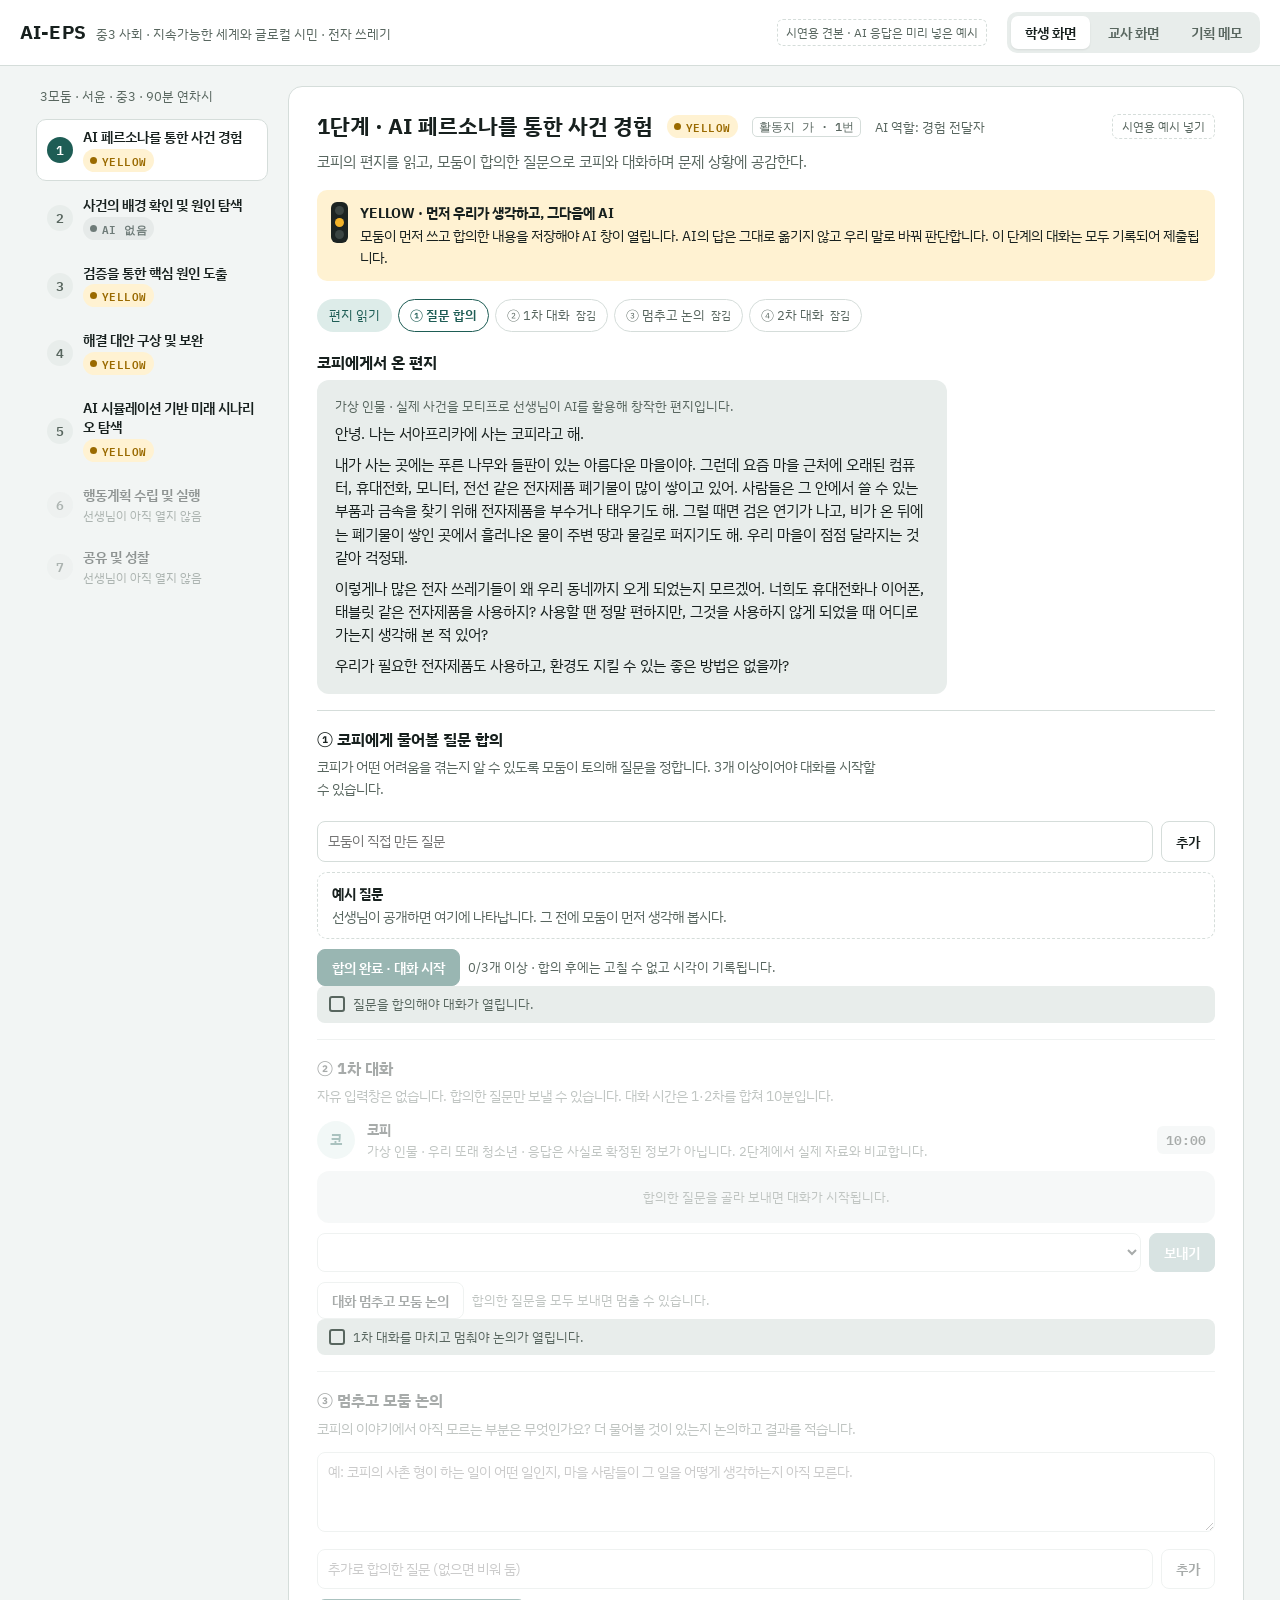
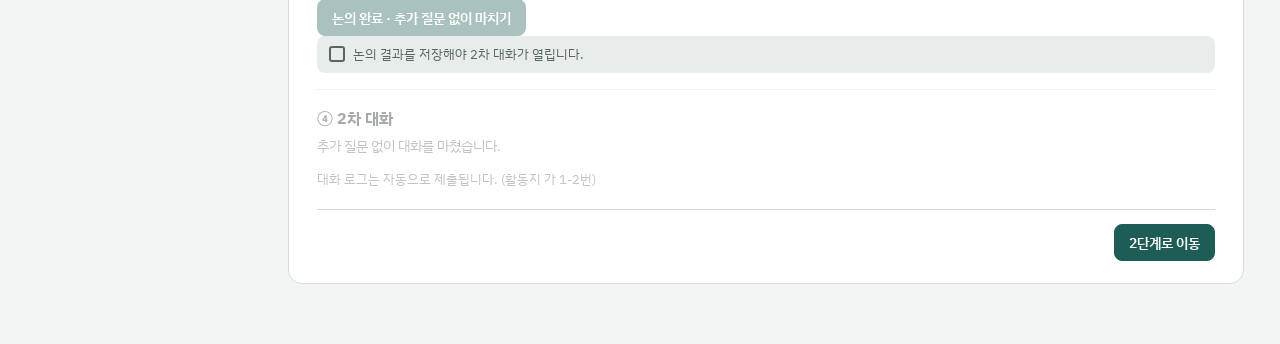
<file: middle/index.html>
<!doctype html><html><head><meta charset=utf8><meta name=viewport content="width=device-width,initial-scale=1,viewport-fit=cover"><style>:root{color-scheme:light;box-sizing:border-box;padding-top:env(safe-area-inset-top,0px);padding-bottom:env(safe-area-inset-bottom,0px)}html{scroll-padding-top:env(safe-area-inset-top,0px)}body{margin:0;padding:0;font:14px -apple-system,BlinkMacSystemFont,sans-serif;background:#fff;color:#000}img{max-width:100%}[hidden]:not([hidden=until-found i]){display:none!important}</style></head><body>
<title>AI-EPS 전자 쓰레기 수업 견본</title>
<meta name="claude:viewport-fit-sides" content="cover">
<link rel="stylesheet" href="https://fonts.googleapis.com/css2?family=IBM+Plex+Sans+KR:wght@400;500;600;700&family=IBM+Plex+Mono:wght@400;500&display=swap">
<style>
/* Layout: 앱 셸(상단 바 + 보기 전환) 아래, 학생 보기는 단계 레일 + 작업 패널 2열. 좁은 화면에서는 레일이 가로 띠가 된다 */
:root{
  --bg:#F2F5F4; --surface:#FFFFFF; --sunk:#E8EDEB; --ink:#17201E; --muted:#58665F; --line:#D5DDDA;
  --accent:#1E5D55; --accent-ink:#FFFFFF; --accent-soft:#DDECE9;
  --g:#2D7F4F; --g-bg:#E0F1E6; --y:#9A6A00; --y-solid:#D99A0B; --y-bg:#FFF2D2; --r:#B8342B; --r-bg:#FBE2DF; --off:#6E7B78; --off-bg:#E6EAE9;
  --sans:"IBM Plex Sans KR","Apple SD Gothic Neo","Malgun Gothic",system-ui,sans-serif;
  --mono:"IBM Plex Mono",ui-monospace,"SFMono-Regular",Menlo,monospace;
}
@media (prefers-color-scheme: dark){:root:not([data-theme="light"]){
  --bg:#101615; --surface:#18201E; --sunk:#141B19; --ink:#E4EBE9; --muted:#9AA9A4; --line:#2B3633;
  --accent:#6CC2B5; --accent-ink:#0E1A18; --accent-soft:#1D3431;
  --g:#6BCB92; --g-bg:#173325; --y:#F0BE4C; --y-solid:#E5A824; --y-bg:#352A10; --r:#F2867C; --r-bg:#3C1C19; --off:#93A19D; --off-bg:#222B29; color-scheme:dark}}
:root[data-theme="dark"]{
  --bg:#101615; --surface:#18201E; --sunk:#141B19; --ink:#E4EBE9; --muted:#9AA9A4; --line:#2B3633;
  --accent:#6CC2B5; --accent-ink:#0E1A18; --accent-soft:#1D3431;
  --g:#6BCB92; --g-bg:#173325; --y:#F0BE4C; --y-solid:#E5A824; --y-bg:#352A10; --r:#F2867C; --r-bg:#3C1C19; --off:#93A19D; --off-bg:#222B29; color-scheme:dark}
*{box-sizing:border-box}
body{background:var(--bg);color:var(--ink);font-family:var(--sans);font-size:15px;line-height:1.6}
body::before{content:"";position:fixed;inset:0 0 auto;height:env(safe-area-inset-top,0px);z-index:10;background:var(--surface)}
.wrap{padding-left:max(16px,env(safe-area-inset-left,0px));padding-right:max(16px,env(safe-area-inset-right,0px))}
header{position:sticky;top:env(safe-area-inset-top,0px);z-index:5;background:var(--surface);border-bottom:1px solid var(--line)}
.hbar{display:flex;flex-wrap:wrap;align-items:center;gap:12px 20px;padding-block:12px;max-width:1240px;margin:0 auto}
.brand{display:flex;align-items:baseline;gap:10px;margin-right:auto;flex-wrap:wrap}
.brand b{font-size:19px;letter-spacing:.02em}
.brand span{color:var(--muted);font-size:13px}
.views{display:flex;gap:4px;background:var(--sunk);padding:4px;border-radius:10px}
.views button{border:0;background:transparent;color:var(--muted);font:600 14px var(--sans);padding:7px 14px;border-radius:7px;cursor:pointer}
.views button[aria-pressed="true"]{background:var(--surface);color:var(--ink);box-shadow:0 1px 2px rgba(0,0,0,.08)}
.demo-note{font-size:12px;color:var(--muted);border:1px dashed var(--line);border-radius:6px;padding:3px 8px}
main{max-width:1240px;margin:0 auto;padding-block:20px 60px}
button{font-family:var(--sans)}
button:focus-visible,input:focus-visible,textarea:focus-visible,select:focus-visible{outline:2px solid var(--accent);outline-offset:2px}

.student{display:grid;grid-template-columns:232px minmax(0,1fr);gap:20px;align-items:start}
.rail{position:sticky;top:calc(env(safe-area-inset-top,0px) + 76px);display:flex;flex-direction:column;gap:6px}
.rail .who{font-size:13px;color:var(--muted);padding:0 4px 6px}
.step{display:grid;grid-template-columns:26px 1fr;gap:2px 10px;align-items:center;text-align:left;width:100%;border:1px solid transparent;background:transparent;border-radius:10px;padding:8px 10px;cursor:pointer;color:var(--ink)}
.step .n{grid-row:span 2;width:26px;height:26px;border-radius:50%;display:grid;place-items:center;font:600 13px var(--mono);background:var(--sunk);color:var(--muted)}
.step .t{font-weight:600;font-size:14px;line-height:1.35}
.step .s{font-size:12px;color:var(--muted)}
.step[aria-current="step"]{background:var(--surface);border-color:var(--line)}
.step[aria-current="step"] .n{background:var(--accent);color:var(--accent-ink)}
.step.done .n{background:var(--accent-soft);color:var(--accent)}
.step:disabled{opacity:.45;cursor:not-allowed}
.chip{display:inline-flex;align-items:center;gap:5px;font:600 11px var(--mono);letter-spacing:.04em;padding:2px 7px;border-radius:999px;white-space:nowrap}
.chip::before{content:"";width:7px;height:7px;border-radius:50%;background:currentColor}
.chip.Y{background:var(--y-bg);color:var(--y)} .chip.N{background:var(--off-bg);color:var(--off)} .chip.R{background:var(--r-bg);color:var(--r)} .chip.G{background:var(--g-bg);color:var(--g)}

.panel{background:var(--surface);border:1px solid var(--line);border-radius:14px;padding:22px clamp(16px,3vw,28px);min-width:0}
.stage-head{display:flex;flex-wrap:wrap;gap:8px 14px;align-items:center;margin-bottom:6px}
.stage-head h2{margin:0;font-size:22px;text-wrap:balance}
.stage-def{color:var(--muted);margin:0 0 16px;max-width:68ch}
.signal{display:flex;gap:12px;align-items:flex-start;border-radius:10px;padding:12px 14px;margin-bottom:18px;font-size:14px}
.signal.Y{background:var(--y-bg)} .signal.N{background:var(--off-bg)}
.signal strong{display:block}
.signal .lamp{flex:none;display:flex;flex-direction:column;gap:3px;padding:4px;border-radius:6px;background:#1c2422}
.lamp i{width:9px;height:9px;border-radius:50%;background:#3b4542;display:block}
.signal.Y .lamp i:nth-child(2){background:#F2B32A}

.flow{display:flex;flex-wrap:wrap;gap:6px;margin-bottom:18px;list-style:none;padding:0}
.flow li{font-size:13px;padding:5px 11px;border-radius:999px;border:1px solid var(--line);color:var(--muted);display:flex;gap:6px;align-items:center}
.flow li.now{border-color:var(--accent);color:var(--accent);font-weight:600}
.flow li.ok{background:var(--accent-soft);border-color:transparent;color:var(--accent)}
.flow li.lock::after{content:"잠김";font-size:11px;color:var(--muted)}

.block{border-top:1px solid var(--line);padding-top:16px;margin-top:16px}
.block.first{border:0;margin:0;padding:0}
.block h3{font-size:16px;margin:0 0 4px;display:flex;gap:8px;align-items:center;flex-wrap:wrap}
.block .hint{color:var(--muted);font-size:13.5px;margin:0 0 12px;max-width:70ch}
.ws{font:500 11.5px var(--mono);color:var(--muted);border:1px solid var(--line);border-radius:5px;padding:1px 6px}
.locked>.lockbody{opacity:.38;pointer-events:none;user-select:none}
.lockmsg{display:flex;gap:8px;align-items:center;font-size:13px;color:var(--muted);background:var(--sunk);border-radius:8px;padding:8px 12px;margin-bottom:10px}
.lockmsg::before{content:"";width:12px;height:12px;border:2px solid currentColor;border-radius:3px}

.letter{background:var(--sunk);border-radius:12px;padding:16px 18px;font-size:14.5px;max-width:70ch}
.letter p{margin:0 0 8px}
.letter p:last-child{margin:0}
.letter .from{font-size:12.5px;color:var(--muted);margin-bottom:6px}

.list{display:flex;flex-direction:column;gap:6px;margin:0 0 10px;padding:0;list-style:none}
.list li{display:flex;gap:10px;align-items:flex-start;background:var(--sunk);border-radius:8px;padding:8px 10px;font-size:14px}
.list li .tag{flex:none;font-size:12px;font-weight:600;color:var(--accent);background:var(--accent-soft);border-radius:5px;padding:1px 7px}
.list li .txt{flex:1;min-width:0}
.list li .x{flex:none;border:0;background:transparent;color:var(--muted);cursor:pointer;font-size:13px}
.addrow{display:flex;gap:8px;flex-wrap:wrap}
.addrow input,.addrow select{flex:1 1 180px;min-width:0}
input[type=text],textarea,select{font:inherit;font-size:14px;color:var(--ink);background:var(--surface);border:1px solid var(--line);border-radius:8px;padding:8px 10px;width:100%}
textarea{min-height:80px;resize:vertical}
textarea[readonly]{background:var(--sunk);color:var(--muted)}
.btn{border:1px solid var(--line);background:var(--surface);color:var(--ink);font-weight:600;font-size:14px;padding:8px 14px;border-radius:8px;cursor:pointer;white-space:nowrap}
.btn.primary{background:var(--accent);border-color:var(--accent);color:var(--accent-ink)}
.btn.warn{border-color:var(--r);color:var(--r)}
.btn:disabled{opacity:.45;cursor:not-allowed}
.row{display:flex;gap:8px;flex-wrap:wrap;align-items:center;margin-top:10px}
.seal{font:500 12px var(--mono);color:var(--accent);background:var(--accent-soft);padding:3px 8px;border-radius:6px}
.small{font-size:12.5px;color:var(--muted)}
.timer{font:600 13px var(--mono);padding:3px 9px;border-radius:6px;background:var(--sunk);color:var(--ink)}
.timer.low{background:var(--y-bg);color:var(--y)}

.chat{display:flex;flex-direction:column;gap:10px;background:var(--sunk);border-radius:12px;padding:14px;max-height:380px;overflow:auto;margin-bottom:10px}
.msg{max-width:78%;padding:9px 13px;border-radius:12px;font-size:14px}
.msg.me{align-self:flex-end;background:var(--accent);color:var(--accent-ink);border-bottom-right-radius:3px}
.msg.ai{align-self:flex-start;background:var(--surface);border:1px solid var(--line);border-bottom-left-radius:3px;user-select:none}
.msg.sys{align-self:center;background:transparent;color:var(--muted);font-size:12.5px;padding:2px}
.msg .who{display:block;font-size:12px;font-weight:600;color:var(--muted);margin-bottom:2px}
.persona{display:flex;gap:12px;align-items:center;margin-bottom:10px;font-size:13.5px}
.persona .av{flex:none;width:38px;height:38px;border-radius:50%;background:var(--accent-soft);color:var(--accent);display:grid;place-items:center;font-weight:700}
.persona em{font-style:normal;color:var(--muted);display:block;font-size:12.5px}

.tablewrap{overflow-x:auto;border:1px solid var(--line);border-radius:10px}
table{border-collapse:collapse;width:100%;font-size:13.5px;min-width:640px}
th,td{text-align:left;padding:8px 10px;border-bottom:1px solid var(--line);vertical-align:top}
th{background:var(--sunk);font-weight:600;font-size:12.5px;color:var(--muted);white-space:nowrap}
tr:last-child td{border-bottom:0}
td select,td input[type=text],td textarea{font-size:13px;padding:5px 7px}
td textarea{min-height:56px}
.ai-ans{user-select:none}
.ai-ans small{display:block;color:var(--muted);margin-top:3px}
.checks{display:flex;flex-direction:column;gap:3px;font-size:12.5px}
.checks label{display:flex;gap:5px;align-items:center;white-space:nowrap}
.num{font-family:var(--mono);font-variant-numeric:tabular-nums}

.facts{display:grid;grid-template-columns:repeat(auto-fit,minmax(220px,1fr));gap:10px;margin-bottom:6px}
.fact{border:1px solid var(--line);border-radius:10px;padding:12px 14px;display:flex;flex-direction:column;gap:4px}
.fact .big{font:600 24px var(--sans);color:var(--accent);font-variant-numeric:tabular-nums;line-height:1.2}
.fact .src{font-size:11.5px;color:var(--muted);margin-top:auto;padding-top:4px}
.fact p{margin:0;font-size:13.5px}

.cards{display:grid;grid-template-columns:repeat(auto-fit,minmax(240px,1fr));gap:12px}
.card{border:1px solid var(--line);border-radius:12px;padding:14px;display:flex;flex-direction:column;gap:8px;background:var(--surface);user-select:none}
.card.sel{border-color:var(--accent);box-shadow:0 0 0 2px var(--accent-soft)}
.card h4{margin:0;font-size:15px}
.card dl{margin:0;display:grid;gap:6px;font-size:13px}
.card dt{font-weight:600;color:var(--muted);font-size:12px}
.card dd{margin:0}
.scen-l{font:600 12px var(--mono);color:var(--accent);letter-spacing:.04em}
.cards.stories{grid-template-columns:minmax(0,1fr)}
.cards.stories .card{max-width:78ch}
.card.story p{margin:0;font-size:13.5px;line-height:1.7}
.card label{display:flex;gap:6px;align-items:center;font-size:13.5px;font-weight:600;margin-top:auto}

.redbox{margin-top:8px;border-radius:8px;padding:8px 12px;font-size:13px;display:flex;flex-wrap:wrap;gap:6px 12px;align-items:center}
.redbox.ok{background:var(--g-bg);color:var(--g)}
.redbox.warn{background:var(--y-bg);color:var(--y)}
.redbox.red{background:var(--r-bg);color:var(--r)}
.meter{flex:1 1 120px;height:6px;border-radius:3px;background:var(--line);overflow:hidden;min-width:90px}
.meter i{display:block;height:100%;background:currentColor}
.redbox b{font-family:var(--mono)}

.qa{margin:0;padding:0;list-style:none;display:flex;flex-direction:column;gap:10px;counter-reset:q}
.qa li{counter-increment:q;display:flex;flex-direction:column;gap:6px;background:var(--sunk);border-radius:10px;padding:10px 12px}
.qa-q{display:flex;gap:8px;align-items:baseline;flex-wrap:wrap;font-size:14px}
.qa-q::before{content:counter(q);font:600 12px var(--mono);color:var(--muted)}
.qa-type{font:600 11px var(--mono);color:var(--accent);background:var(--accent-soft);border-radius:4px;padding:1px 6px}
.ox{display:flex;gap:6px;align-items:center;flex-wrap:wrap}
.ox button{width:44px;height:36px;border-radius:8px;border:1px solid var(--line);background:var(--surface);color:var(--ink);font:700 16px var(--mono);cursor:pointer}
.ox button.on{background:var(--accent);border-color:var(--accent);color:var(--accent-ink)}
.qa-fb{font-size:13px;padding:3px 8px;border-radius:6px}
.qa-fb.ok{background:var(--g-bg);color:var(--g)} .qa-fb.no{background:var(--y-bg);color:var(--y)}
.fiction{border:1px dashed var(--line);border-radius:10px;padding:12px 14px;font-size:14px}
.fiction ul{margin:8px 0 0;padding-left:18px}
.fiction li{margin-bottom:3px}
.fic-tag{font:600 11px var(--mono);color:var(--off);background:var(--off-bg);border-radius:4px;padding:1px 6px;margin-right:6px}
.life{display:flex;flex-direction:column;gap:12px}
.life section{display:grid;grid-template-columns:28px minmax(0,1fr);gap:10px;align-items:start}
.life section>div{display:flex;flex-direction:column;gap:4px;min-width:0}
.life-n{width:28px;height:28px;border-radius:50%;background:var(--accent-soft);color:var(--accent);display:grid;place-items:center;font:600 13px var(--mono)}
.pend{display:flex;flex-direction:column;gap:2px;border:1px dashed var(--line);border-radius:10px;padding:10px 14px;margin-top:10px;font-size:13.5px;color:var(--muted)}
.pend b{color:var(--ink);font-size:13.5px}
.exbox{background:var(--y-bg);border-radius:10px;padding:10px 14px;margin-top:10px;font-size:13.5px}
.exbox ul{margin:6px 0 0;padding-left:18px}
.chips{display:flex;flex-wrap:wrap;gap:6px;margin-top:8px}
.chipbtn{border:1px solid var(--line);background:var(--surface);color:var(--ink);border-radius:999px;padding:4px 11px;font-size:13px;cursor:pointer}
.exq{border-left:3px solid var(--accent);background:var(--sunk);border-radius:0 10px 10px 0;padding:10px 14px;margin-top:12px}
.altform{display:grid;grid-template-columns:minmax(0,2fr) minmax(0,1.5fr) minmax(0,1.2fr) auto;gap:8px}
.casegrid{display:grid;grid-template-columns:repeat(auto-fit,minmax(240px,1fr));gap:10px}
.casegrid .fact input{margin-bottom:4px}
.corebox{background:var(--accent-soft);color:var(--ink);border-radius:10px;padding:10px 14px;font-size:14.5px}
.simwarn{display:inline-block;margin-top:3px;font-size:12.5px;color:var(--y);background:var(--y-bg);border-radius:5px;padding:1px 7px}
.demo-btn{margin-left:auto;border:1px dashed var(--line);background:transparent;color:var(--muted);border-radius:6px;padding:3px 9px;font-size:12px;cursor:pointer}
.log .k-rev{color:var(--g)}
@media (max-width:860px){.altform{grid-template-columns:minmax(0,1fr)}}
.nextbar{display:flex;flex-wrap:wrap;gap:6px 14px;align-items:center;justify-content:flex-end;border-top:1px solid var(--line);margin-top:20px;padding-top:14px}
.demo-hint{border:1px dashed var(--line);border-radius:6px;padding:2px 8px}
.seg{display:flex;flex-wrap:wrap;gap:6px}
.seg button{border:1px solid var(--line);background:var(--surface);color:var(--ink);border-radius:8px;padding:7px 14px;font-weight:600;font-size:14px;cursor:pointer}
.seg button.on{background:var(--accent);border-color:var(--accent);color:var(--accent-ink)}
.acttypes{display:grid;grid-template-columns:repeat(auto-fit,minmax(200px,1fr));gap:8px}
.acttypes div{display:flex;flex-direction:column;gap:2px;background:var(--sunk);border-radius:8px;padding:8px 12px;font-size:14px}
.scopes{display:grid;grid-template-columns:repeat(auto-fit,minmax(200px,1fr));gap:8px}
.scope{display:grid;grid-template-columns:auto 1fr;gap:2px 8px;align-items:center;border:1px solid var(--line);border-radius:10px;padding:10px 12px;cursor:pointer}
.scope .small{grid-column:2}
.scope.on{border-color:var(--accent);box-shadow:0 0 0 2px var(--accent-soft)}
.propform{display:flex;flex-direction:column;border:1px solid var(--line);border-radius:10px;overflow:hidden}
.pf{display:grid;grid-template-columns:130px minmax(0,1fr);border-bottom:1px solid var(--line);font-size:14px}
.pf:last-child{border-bottom:0}
.pf-k{background:var(--sunk);padding:10px 12px;font-weight:600;font-size:13px;color:var(--muted)}
.pf>div{padding:10px 12px;display:flex;flex-direction:column;gap:4px;min-width:0}
.pf-src{font:500 11px var(--mono);color:var(--accent);margin-top:2px}
.pf-ul{margin:0;padding-left:18px}
@media (max-width:860px){.pf{grid-template-columns:minmax(0,1fr)}}
.chain{display:flex;flex-direction:column;gap:0;margin:0;padding:0;list-style:none}
.chain li{display:grid;grid-template-columns:120px minmax(0,1fr);gap:12px;padding:8px 0;border-bottom:1px dashed var(--line);font-size:14px}
.chain li:last-child{border:0}
.chain li span:first-child{color:var(--muted);font-size:12.5px;font-weight:600}
.scale td,.scale th{text-align:center}
.scale td:nth-child(2),.scale th:nth-child(2){text-align:left}

.teacher{display:grid;gap:18px}
.tgrid{display:grid;grid-template-columns:minmax(0,1.5fr) minmax(0,1fr);gap:18px;align-items:start}
.sec-title{font-size:13px;font-weight:600;letter-spacing:.05em;color:var(--muted);margin:0 0 10px}
.gates{display:flex;gap:6px;flex-wrap:wrap}
.gates button{border:1px solid var(--line);background:var(--surface);color:var(--ink);border-radius:8px;padding:6px 10px;font-weight:600;cursor:pointer;display:flex;gap:6px;align-items:center}
.gates button.open{background:var(--accent-soft);border-color:transparent;color:var(--accent)}
.cell{display:inline-block;width:22px;height:22px;border-radius:5px;font:500 11px/22px var(--mono);text-align:center}
.cell.d{background:var(--accent-soft);color:var(--accent)} .cell.w{background:var(--sunk);color:var(--muted)} .cell.f{background:var(--r-bg);color:var(--r)} .cell.p{background:var(--y-bg);color:var(--y)}
.flags{display:flex;flex-direction:column;gap:8px}
.flag{border-left:3px solid var(--r);background:var(--r-bg);border-radius:0 8px 8px 0;padding:9px 12px;font-size:13.5px}
.flag.y{border-color:var(--y-solid);background:var(--y-bg)}
.flag b{display:block}
.log{font:13px/1.55 var(--mono);display:flex;flex-direction:column;gap:2px;max-height:360px;overflow:auto}
.log div{display:grid;grid-template-columns:52px 34px 1fr;gap:8px;padding:4px 6px;border-radius:5px}
.log div:nth-child(odd){background:var(--sunk)}
.log .k-seal{color:var(--accent)} .log .k-ai{color:var(--y)} .log .k-red{color:var(--r)}
.legend{display:flex;flex-wrap:wrap;gap:10px;font-size:12.5px;color:var(--muted);margin-top:8px}

.plan{display:grid;gap:18px}
.plan h2{margin:0 0 6px;font-size:20px}
.plan p{max-width:72ch;margin:0 0 10px}
.plan ul{margin:0;padding-left:20px;max-width:76ch}
.plan li{margin-bottom:5px}

@media (max-width:860px){
  .student{grid-template-columns:minmax(0,1fr)}
  .rail{position:static;flex-direction:row;overflow-x:auto;padding-bottom:4px}
  .rail .who{display:none}
  .step{min-width:168px}
  .tgrid{grid-template-columns:minmax(0,1fr)}
  .msg{max-width:90%}
  .chain li{grid-template-columns:minmax(0,1fr);gap:2px}
}
@media (prefers-reduced-motion:no-preference){.step,.btn,.card{transition:background .15s,border-color .15s,box-shadow .15s}}
</style>

<header><div class="wrap"><div class="hbar">
  <div class="brand"><b>AI-EPS</b><span>중3 사회 · 지속가능한 세계와 글로컬 시민 · 전자 쓰레기</span></div>
  <span class="demo-note">시연용 견본 · AI 응답은 미리 넣은 예시</span>
  <div class="views" role="group" aria-label="보기 전환">
    <button id="v-student" aria-pressed="true">학생 화면</button>
    <button id="v-teacher" aria-pressed="false">교사 화면</button>
    <button id="v-plan" aria-pressed="false">기획 메모</button>
  </div>
</div></div></header>

<main class="wrap"><div id="app"></div></main>

<script>
(function(){
const $=s=>document.querySelector(s);
const esc=s=>String(s??"").replace(/[&<>"']/g,c=>({"&":"&amp;","<":"&lt;",">":"&gt;",'"':"&quot;","'":"&#39;"}[c]));
const now=()=>{const d=new Date();return String(d.getHours()).padStart(2,"0")+":"+String(d.getMinutes()).padStart(2,"0")};

const STAGES=[
 {n:1,t:"AI 페르소나를 통한 사건 경험",g:"Y",role:"경험 전달자",ws:"활동지 가 · 1번",def:"코피의 편지를 읽고, 모둠이 합의한 질문으로 코피와 대화하며 문제 상황에 공감한다."},
 {n:2,t:"사건의 배경 확인 및 원인 탐색",g:"N",ws:"활동지 가 · 2–3번",def:"편지 속 가상 내용과 실제 사건을 구분하고, AI 없이 원인을 브레인스토밍해 원인 탐색 질문 2개를 만든다."},
 {n:3,t:"검증을 통한 핵심 원인 도출",g:"Y",role:"검색 보조자",ws:"활동지 가 · 4–5번",def:"두 명이 질문 하나씩 맡아 AI로 자료를 찾고, 검증 기준으로 점검해 핵심 원인을 정한다."},
 {n:4,t:"해결 대안 구상 및 보완",g:"Y",role:"대안 검토자",ws:"활동지 나 · 1–2번",def:"핵심 원인을 겨냥한 대안을 모둠이 먼저 만들고, AI 피드백을 판단해 보완한 뒤 비교표를 근거로 1순위 대안을 정한다."},
 {n:5,t:"AI 시뮬레이션 기반 미래 시나리오 탐색",g:"Y",role:"미리보기 제공자",ws:"활동지 나 · 3–4번",def:"이해관계자의 반응을 먼저 예측하고, AI가 만든 시나리오 가운데 일어날 가능성이 큰 것을 골라 새로운 문제를 찾는다."},
 {n:6,t:"행동계획 수립 및 실행",g:"N",ws:"활동지 나 · 4–5번",def:"새로운 문제의 수준에 맞는 행동을 정하고, 실행 범위를 선택해 제안서와 행동 계획표를 작성한다."},
 {n:7,t:"공유 및 성찰",g:"N",ws:"활동지 나 · 6번, 성찰 체크리스트",def:"문제 해결 과정을 발표하고 동료 모둠을 평가하며, AI 활용을 성찰한다."}
];
const MEMBERS=["서윤","민준","하은","지호"];
const TYPES=["내가 스스로 할 수 있는 것","주변 사람이나 기관에 요청해야 하는 것","제도나 규칙이 바뀌어야 하는 것"];

const S={
 view:"student",stage:1,open:5,logs:[],
 rev:{q1:{all:false,g:false,t:""},q2:{all:false,g:false,t:""},alt:{all:false,g:false,t:""},cases:{all:false,g:false,t:""},who:{all:false,g:false,t:""}},
 after:new Set(),
 s1:{qs:[],sealed:false,asked:[],paused:false,discuss:"",qs2:[],sealed2:false,asked2:[],chat:[],deadline:null},
 s2:{qa:["","","","",""],diff:"",life:{same:"",place:"",impact:"",dev:[{item:"휴대전화",how:""},{item:"이어폰",how:""},{item:"충전기·케이블",how:""},{item:"태블릿·노트북",how:""}]},causes:[],vq:[]},
 s3:{rows:[],core:""},
 s4:{alts:[],notes:[],sealed:false,fb:null,first:null,firstWhy:""},
 s5:{preds:[],sealed:false,scen:null,pick:null,why:"",newp:""},
 s6:{newAlt:"",fz:false,ss:false,level:"",acts:[],scope:"",prop:{ask:"",effect:"",reply:""},plans:[{who:"",how:"",risk:"",resp:"",channel:"",date:""},{who:"",how:"",risk:"",resp:"",channel:"",date:""}],chk:[false,false,false],ok:false,tnote:"",resultOpen:false,res:{what:"",same:"",back:"",why:""}},
 s7:{peer:[0,0,0,0],learn:"",compare:"",chk:Array(10).fill(""),newThought:""}
};

/* ---- 교사 공개 도움 자료 ---- */
const REV=[
 {k:"q1",stage:1,name:"코피에게 물어볼 예시 질문"},
 {k:"q2",stage:2,name:"원인 탐색 질문 예시"},
 {k:"alt",stage:4,name:"해결 대안 예시"},
 {k:"cases",stage:4,name:"다른 지역·나라의 해결 사례"},
 {k:"who",stage:5,name:"이해관계자 예시"}
];
const vis=k=>S.rev[k].all||S.rev[k].g;
const aft=(k,t)=>S.after.has(k+"|"+t)?" · 공개 후":"";
function markAfter(k,t){if(vis(k))S.after.add(k+"|"+t)}
function pendingBox(k,what){return `<div class="pend"><b>${esc(what)}</b><span>선생님이 공개하면 여기에 나타납니다. 그 전에 모둠이 먼저 생각해 봅시다.</span></div>`}
const Q2_EX=["전자 쓰레기를 다른 나라로 보내는 것을 막는 규칙이 있는가? 있다면 왜 잘 지켜지지 않는가?","전자제품을 안전하게 처리하는 비용은 누가 내는가?","중고 전자제품과 전자 쓰레기는 어떻게 구분하는가?"];
const ALT_EX=["고장 난 전자제품은 수리해서 오래 쓴다","학교에 소형 전자제품 수거함을 설치해 달라고 요청한다","제조 기업이 수거와 재활용 비용을 부담하도록 제도를 강화한다"];
const WHO_EX=["우리(소비자)","학교","재활용 업체","전자제품 제조 기업","중고 전자제품 수출업자","수거 작업자","코피의 마을 주민","정부·지자체"];
const TSHORT=["스스로","요청","제도·규칙"];
const FBT=[
 ["비용이 거의 들지 않고 바로 실천할 수 있다. 버리는 시기를 늦춰 발생량을 줄일 수 있다.","혼자 하는 실천이라 영향 범위가 작고, 꾸준히 이어 가기 어렵다."],
 ["여러 사람이 함께 참여할 수 있고, 모은 것을 정식 경로로 보낼 수 있다.","요청을 받는 사람이나 기관이 따르지 않으면 실행되지 않는다. 그 뒤 처리 과정을 누가 맡는지도 정해야 한다."],
 ["많은 양에 한꺼번에 영향을 주고, 오래 유지될 수 있다.","중학생이 직접 바꾸기 어렵고 시간이 오래 걸린다. 비용이 다른 곳으로 옮겨 갈 수 있다."]
];
function overlapWith(txt,arr){const a=grams(txt);if(a.size<5)return 0;let best=0;arr.forEach(t=>{const b=grams(t);let h=0;a.forEach(x=>{if(b.has(x))h++});best=Math.max(best,h/a.size)});return best}
const caseTexts=()=>[...CASES.map(c=>c[0]+" "+c[1]),...ALT_EX];
const LEVELS=["개인","학교·지역","제도·국가 간"];
const ACT_T=[{n:"제도 제안",ex:"정책 제안서, 국민신문고·지자체 제안, 기관 건의문"},{n:"요청·설득",ex:"학교, 기관, 기업에 요청하거나 설득하기"},{n:"자기 실천",ex:"나와 가족이 직접 실천하기"}];
const SCOPES=[{n:"수업 중 실행",d:"수업 시간 안에 실제로 해 본다"},{n:"실행 준비",d:"제출 직전 초안까지 만들고, 제출은 후속 차시에 한다"},{n:"후속 탐구",d:"더 알아봐야 할 것을 정리해 다음 탐구로 넘긴다"}];
const CHK6=["특정 나라·집단을 낙인찍거나 일반화하는 표현이 없다","실명, 연락처 같은 개인정보가 들어 있지 않다","사실을 말한 부분에는 근거 자료(3단계)를 밝혔다"];
const DEMO={
 1:()=>{S.s1.qs=["전자 쓰레기가 들어온 뒤 마을은 어떻게 달라졌어?","전자 쓰레기 때문에 코피와 가족들은 어떤 어려움을 겪고 있어?","마을 사람들이 가장 해결되었으면 하는 문제는 뭐야?"]},
 2:()=>{S.s2.causes=["전자제품을 너무 자주 바꾼다","중고품이라며 다른 나라로 보낸다","안전하게 처리할 시설이 부족하다"];S.s2.vq=["전자 쓰레기가 개발도상국으로 가는 이유는 무엇인가?","전자 쓰레기를 안전하게 처리하는 제도는 왜 잘 지켜지지 않는가?"]},
 4:()=>{S.s4.alts=[{txt:"휴대전화를 바꾸기 전에 고칠 수 있는지 먼저 알아보고, 친구끼리 고치는 방법을 공유한다",cause:"새 제품을 너무 자주 사서 버리는 양이 많다",type:0},{txt:"집에 있는 안 쓰는 충전기와 이어폰을 모아 지자체 소형가전 수거함에 함께 가져간다",cause:"버리는 방법을 몰라 일반 쓰레기로 버린다",type:1},{txt:"전자 쓰레기를 중고품이라며 수출할 때 작동 검사를 받게 하자고 국회에 제안한다",cause:"중고품과 폐기물을 구분하기 어려워 해외로 나간다",type:2}]},
 6:()=>{const d=S.s6;d.level="학교·지역";d.newAlt="수거함을 놓기 전에 구청 소형가전 수거 경로와 수거 주기를 먼저 정하고, 학년마다 수거함을 두어 안내한다";d.acts=[{type:1,what:"학교에 수거 업체와 수거 주기를 정해 달라고 건의",target:"교장 선생님, 행정실"},{type:0,what:"구청에 아파트·학교 근처 소형가전 수거함 위치 안내를 늘려 달라고 제안",target:"○○구청"},{type:2,what:"우리 집 서랍 속 전자제품을 정리해 수거함에 반납",target:"우리 가족"}];d.scope="실행 준비";d.prop={ask:"학교 수거함에 모인 전자제품을 구청 수거 경로로 보낼 수 있도록 수거 업체와 수거 주기를 정해 주세요. 수거함은 학년마다 하나씩 두면 좋겠습니다.",effect:"모은 전자제품이 창고에 쌓이지 않고 정식 재활용 경로로 갑니다. 모든 학년이 참여할 수 있습니다.",reply:"행정실 업무가 늘어난다는 걱정에는 학생회가 한 달에 한 번 수거 날짜를 안내하고 상자를 정리하겠습니다."};d.plans=[{who:"학생회 3모둠",how:"건의서를 교장 선생님께 전달",risk:"답이 늦을 수 있음",resp:"학생회 회의 안건으로 올림",channel:"교장실 면담",date:"11월 둘째 주"},{who:"모둠 전체",how:"구청 누리집 제안 게시판에 의견 제출",risk:"중학생이 쓸 수 있는지 모름",resp:"선생님과 먼저 확인",channel:"구청 누리집",date:"11월 말"}]},
 5:()=>{S.s5.preds=[{who:"우리(소비자)",txt:"수거함이 생기면 집에 있는 이어폰, 충전기를 가져올 것이다. 귀찮으면 일반 쓰레기로 버리는 학생도 있을 것이다."},{who:"재활용 업체",txt:"수거량이 늘면 일감이 늘어 반긴다. 수거 비용은 누가 내는지 물을 것이다."}]}
};

function log(stage,kind,text){S.logs.push({t:now(),stage,kind,text})}
function aiTexts(){
  const o=[];S.s1.chat.forEach(m=>{if(m.r==="ai")o.push(m.x)});
  S.s3.rows.forEach(r=>{if(r.ans)o.push(r.ans)});
  if(S.s4.fb)S.s4.fb.forEach(f=>o.push(f.s+" "+f.w));
  if(S.s5.scen)S.s5.scen.forEach(c=>o.push(c.story.join(" ")));
  return o;
}
/* Red 탐지: 학생 문장의 글자 3-gram 가운데 같은 모둠 AI 응답에 이미 있는 비율 */
function grams(s){s=s.replace(/[\s.,!?·'"“”‘’()\-]/g,"");const g=new Set();for(let i=0;i+3<=s.length;i++)g.add(s.slice(i,i+3));return g}
function overlap(txt){const a=grams(txt);if(a.size<6)return null;let best=0;aiTexts().forEach(t=>{const b=grams(t);let h=0;a.forEach(x=>{if(b.has(x))h++});best=Math.max(best,h/a.size)});return best}
function redHtml(id,val){
  const v=overlap(val||"");
  if(v===null)return `<div class="redbox ok" id="${id}-rb">재구성 점검: 문장을 더 쓰면 AI 응답과 겹치는 정도를 확인합니다.</div>`;
  const p=Math.round(v*100),cls=v>=.6?"red":v>=.35?"warn":"ok";
  const msg=v>=.6?"Red 의심 · AI 응답을 그대로 옮긴 것으로 보입니다. 선생님께 알림이 가고, 말로 설명하기 전까지 인정되지 않습니다.":v>=.35?"주의 · AI 표현이 많이 남아 있습니다. 우리 말로 다시 써 보세요.":"재구성 확인 · 우리 말로 쓴 문장입니다.";
  return `<div class="redbox ${cls}" id="${id}-rb"><span>${msg}</span><span class="meter"><i style="width:${p}%"></i></span><b>${p}%</b></div>`;
}
const flagged=new Set();
function bindRed(el,id,stage,set){
  if(!el)return;
  const upd=()=>{set(el.value);const b=document.getElementById(id+"-rb");if(b)b.outerHTML=redHtml(id,el.value);
    const v=overlap(el.value);if(v!==null&&v>=.6&&!flagged.has(id)){flagged.add(id);log(stage,"red","Red 의심("+id+"): AI 응답 일치율 "+Math.round(v*100)+"%")}};
  el.addEventListener("input",upd);
  el.addEventListener("paste",()=>setTimeout(()=>log(stage,"red","붙여넣기 감지 ("+id+")"),0));
}

/* ---- 미리 넣은 AI 응답 (시연용) ---- */
const KOFI={
 "코피가 사는 마을은 원래 어떤 모습이었어?":"나무가 많고 들판이 넓었어. 비가 오면 아이들이 물길 옆에서 놀기도 했어.",
 "전자 쓰레기가 들어온 뒤 마을은 어떻게 달라졌어?":"예전에는 마을 주변의 땅과 물길을 크게 걱정하지 않았는데, 전자 쓰레기가 쌓이고 태워지면서 검은 연기가 나는 날이 생겼어. 비가 오면 폐기물이 있는 곳에서 흘러나온 물이 주변으로 퍼지는 것도 걱정돼.",
 "전자 쓰레기 때문에 코피와 가족들은 어떤 어려움을 겪고 있어?":"연기가 나는 날에는 창문을 닫고 지내. 사촌 형은 전선을 모아 팔아서 돈을 버는데, 엄마는 그 일이 위험하다고 걱정하셔.",
 "물을 마시거나 생활할 때 불편하거나 걱정되는 점이 있어?":"비 온 뒤에는 물길 색이 이상해 보일 때가 있어. 그래서 그쪽 물은 쓰지 말라고 들었어.",
 "마을 사람들이 가장 해결되었으면 하는 문제는 뭐야?":"나는 전자 쓰레기가 계속 쌓이지 않고, 마을 사람들이 깨끗한 환경에서 안전하게 생활할 수 있었으면 좋겠어. 그런데 전자제품에서 부품이나 금속을 찾아 생활하는 사람들도 있어서 단순히 폐기물을 없애는 것만으로 해결될지는 잘 모르겠어."
};
const KOFI_DEFAULT="그건 나도 잘 몰라. 왜 여기로 오는지 같은 건 내가 설명하기 어려워. 내가 직접 보고 겪은 일이라면 이야기해 줄 수 있어.";
const SEARCH=[
 "중고 전자제품이라는 이름으로 수출되지만 실제로는 작동하지 않는 제품이 섞여 있는 경우가 있다고 보고됩니다. 또 일부 나라에서는 정식 처리 비용보다 비공식 해체·소각 비용이 낮아 그쪽으로 흘러간다는 분석이 있습니다. (AI가 제시한 출처: 바젤협약 관련 보고서 — 확인 필요)",
 "국제 협약으로 유해 폐기물의 국가 간 이동을 제한하고 있지만, 중고품과 폐기물을 구분하기 어렵고 단속 인력과 처리 시설이 부족한 지역이 많다는 지적이 있습니다. 공식적으로 수거·재활용이 확인된 비율은 전체 발생량의 일부에 그친다고 합니다. (AI가 제시한 출처: Global E-waste Monitor — 확인 필요)"
];
function FEEDBACK(alts){
 const s=["비용이 거의 들지 않고 오늘부터 실천할 수 있다. 버리는 시기를 늦춰 발생량을 줄인다.","학교 구성원이 함께 참여할 수 있고, 모은 제품을 정식 재활용 경로로 보낼 수 있다.","생산 단계부터 책임을 지게 해 많은 양에 영향을 준다."];
 const w=["수리 방법을 모르거나 부품을 구하기 어려우면 오래 이어 가기 어렵다.","수거한 제품을 누가 어디로 보내는지 정해 두지 않으면 쌓이기만 할 수 있다.","중학생이 직접 바꾸기 어렵고, 비용이 제품 가격에 더해질 수 있다."];
 return alts.map((a,i)=>({alt:a,s:s[i%3],w:w[i%3],dec:"",why:"",fz:false,ss:false,fix:""}));
}
const SCEN=[{"title": "6개월 뒤, 우리 학교 3층 복도", "story": ["3월 첫 주 월요일, 3층 복도 끝에 초록색 상자 하나가 놓였다. 학생회장 은재는 매직으로 '고장 난 전자제품, 여기에 주세요'라고 써 붙였다. 다음 날 누군가 그 글씨 위에 동그란 눈 두 개를 그려 넣었고, 그때부터 아이들은 상자를 '초록이'라고 불렀다.", "서윤이는 책상 서랍 깊숙이 엉켜 있던 이어폰 세 개를 꺼냈다. 하나는 초등학교 6학년 수학여행 때 휴게소에서 산 것이었다. 초록이 입에 이어폰을 넣으면서 서윤이는 코피의 편지를 잠깐 떠올렸다.", "초록이는 2주 만에 가득 찼다. 학생회는 꽉 찬 상자 사진을 학교 누리집에 올렸고, 교장 선생님은 아침 방송에서 3층 학생들을 칭찬했다. 3학년 형 하나가 장난으로 고장 난 게임기를 넣었다가, 엄마한테 혼날까 봐 쉬는 시간에 다시 꺼내 간 일도 있었다.", "4월부터는 초록이 옆에 종이 상자가 하나둘 놓이기 시작했다. 상자에는 리모컨, 전기 모기채, 날개가 빠진 탁상용 선풍기 같은 것이 담겨 있었다. 누가 가져다 놓았는지는 아무도 몰랐다.", "6월 어느 날, 행정실 선생님이 복도에 쌓인 상자를 보고 업체에 전화를 걸었다. 통화를 마친 선생님은 \"소형가전은 따로 신청해야 하고, 어느 정도 양이 모여야 가지러 온대\"라고 말했다. 신청서 양식을 찾는 사이 기말고사 기간이 시작되었다.", "상자들은 '잠시' 체육 창고로 옮겨졌다. 창고에는 바람 빠진 농구공과 뜀틀, 작년 체육대회 때 쓰던 박 터뜨리기 바구니가 있었다. 상자들은 뜀틀 뒤에 차곡차곡 쌓였다.", "여름 방학, 창고 정리를 맡은 주무관님은 이름도 적혀 있지 않은 상자들 앞에서 한참을 서 있었다. 그러다 몇 개를 열어 일반 쓰레기 봉투에 나눠 담았다. 너무 무거워서 봉투 손잡이 하나가 툭 끊어졌다.", "2학기 첫 주, 초록이가 있던 자리에는 '잠시 운영 중단'이라고 적힌 종이가 붙어 있었다. 초록이의 눈 그림은 반쯤 지워져 있었다.", "민준이는 주말에 할머니 댁에서 가져온 고장 난 충전기를 들고 그 앞에 섰다. 잠시 종이를 바라보던 민준이는 충전기를 가방 앞주머니에 다시 넣었다. 그날 저녁, 충전기는 민준이 방 서랍 안으로 들어갔다."]}, {"title": "1년 뒤, 2학년 4반 교실과 지호네 베란다", "story": ["12월, 학기 말 설문지가 돌았다. 7번 문항은 '학교 전자제품 수거함을 이용해 본 적이 있나요?'였다. 하은이네 반 교실이 웅성거렸다. \"그런 게 있었어?\"", "수거함은 1학년 교실이 있는 3층에만 있었다. 2학년 교실은 4층이어서, 아이들이 3층에 내려갈 일은 과학실 수업이 있는 날뿐이었다. 3월 첫 주에 붙었던 홍보 포스터는 비 오는 날 열린 창문 바람에 떨어져 청소함 뒤로 들어간 지 오래였다.", "하은이가 반 단체 대화방에 물었다. \"우리 학교에 전자제품 수거함 있는 거 알았던 사람?\" 답은 셋이었다. \"몰랐음\", \"1학년 동생이 말해 줌\", 그리고 누군가 잘못 보낸 고양이 사진 한 장.", "그 고양이 사진을 보낸 사람은 지호였다. 사진 속 고양이 보리는 베란다 구석 상자 위에서 자고 있었다. 그 상자에는 고장 난 노트북 한 대, 아빠가 쓰던 폴더폰, 엄마의 옛날 휴대전화 두 대, 어디에 쓰던 것인지 모를 충전기 한 묶음이 들어 있었다.", "그날 저녁 지호가 물었다. \"이거 학교에 가져갈까?\" 엄마는 휴대전화 하나를 들어 이리저리 돌려 보았다. \"여기 사진이랑 연락처가 그대로 남아 있을 텐데. 아무 데나 못 버려.\" 아빠는 노트북이 너무 커서 학교 수거함에는 들어가지도 않을 거라고 했다.", "지호는 휴대전화 정보를 지우는 방법을 검색했다. 가장 위에 뜬 영상의 길이가 23분인 것을 보고, 지호는 다음 주말에 하기로 했다.", "상자는 다시 베란다 구석으로 밀려났다. 보리는 기다렸다는 듯 그 위에 올라가 몸을 둥글게 말았다.", "같은 주 금요일, 학생회 회의가 열렸다. 화면에는 1학기에 찍은 꽉 찬 수거함 사진과 누리집 조회 수가 띄워져 있었다. 회의록 마지막 줄에는 '수거함 운영 1년, 참여율 높음. 내년에도 계속 운영'이라고 적혔다.", "회의록을 쓴 학생회 서기는 4층에 있는 2학년 교실을 쓰고 있었다. 서기는 3층 수거함을 직접 본 적이 없었다."]}, {"title": "2년 뒤, 어느 항구의 컨테이너 야적장", "story": ["전국에서 소형 전자제품 수거가 늘었다. 저녁 뉴스에는 '소형가전 수거량 역대 최대'라는 자막이 나왔다. 재활용 업체를 운영하는 김 사장의 공장 앞에는 아침마다 트럭이 줄을 섰고, 직원들은 점심을 컵라면으로 때우는 날이 많아졌다.", "처리할 물건이 늘자 김 사장은 분해 기계를 한 대 더 들이고 직원도 두 명 더 뽑았다. 업체가 받는 처리 비용도 함께 올랐다. 거래처 사람들은 전화로 물었다. \"작년보다 왜 이렇게 비싸요?\"", "같은 도시의 다른 창고에서는 박 씨가 상자마다 '중고 전자제품'이라고 적힌 스티커를 붙이고 있었다. 라디오에서 트로트가 흘러나오자 박 씨는 테이프를 감으며 흥얼흥얼 따라 불렀다.", "상자 맨 위에는 화면이 반짝이는 휴대전화들이 가지런히 놓였다. 그 아래에는 화면이 깨진 태블릿, 버튼을 눌러도 켜지지 않는 휴대전화, 배터리가 부풀어 뚜껑이 들뜬 노트북이 들어갔다. 박 씨는 상자를 테이프로 세 번 감았다.", "서류에는 '중고품 수출'이라고 적혔다. 항구에는 그날도 컨테이너 수백 개가 쌓여 있었다. 검사원은 다른 컨테이너 앞에서 바나나 상자 서류를 넘기고 있었다.", "배는 몇 주 동안 바다를 건넜다. 갑판에서 일하던 젊은 선원 한 명은 물 위로 날아오르는 날치를 처음 보고 휴대전화로 영상을 찍었다.", "서아프리카의 한 항구에 컨테이너가 내려졌다. 상자들은 트럭에 실려 시장으로 갔다. 켜지는 휴대전화는 수리점 진열대에 올라갔고, 나머지는 다시 자루에 담겨 마을 가장자리 공터로 옮겨졌다.", "코피의 사촌 형 쿠와메는 '새 물건이 들어왔다'는 소식을 듣고 새벽에 집을 나섰다. 등 뒤에서 이모가 \"연기 나는 데는 가까이 가지 마라!\" 하고 외쳤다. 쿠와메는 뒤도 돌아보지 않고 손만 흔들었다.", "그날 오후, 학교에서 돌아오던 코피는 공터 쪽에서 검은 연기가 오르는 것을 보았다. 공터 한쪽에는 스티커가 붙은 상자 하나가 납작하게 밟혀 있었다. 코피는 스티커에 적힌 둥글고 네모난 글자가 어느 나라 글자인지 한참 들여다보았다."]}];
const ARTICLES=[
 {tag:"기사 1 · 현장",title:"전자 쓰레기 처리장의 대명사",src:"시사IN 제537호 (2018.1.8), 사진 신웅재·글 공유정옥",url:"https://www.sisain.co.kr/news/articleView.html?idxno=30889",
  body:["가나의 수도 아크라에 있는 아그보그블로시는 전자 쓰레기 처리장으로 알려졌던 곳이다. 이곳의 공기, 물, 흙뿐 아니라 주민의 소변, 혈액, 모유에서도 오염 물질이 발견되었다.","소년들은 전자제품 폐기물을 불에 태워 구리선을 모으고, 이를 팔아 생계를 꾸린다."]},
 {tag:"기사 2 · 통계",title:"전자 쓰레기, 기록된 재활용보다 5배 빠르게 늘어",src:"UNITAR·ITU 보도자료 (2024.3.20), Global E-waste Monitor 2024",url:"https://www.unitar.org/about/news-stories/press/global-e-waste-monitor-2024-electronic-waste-rising-five-times-faster-documented-e-waste-recycling",
  body:["2022년 전 세계에서 나온 전자 쓰레기는 6,200만 톤으로 2010년보다 82% 늘었다. 이 가운데 공식적으로 수거·재활용되었다고 기록된 것은 22.3%뿐이다.","2022년 약 510만 톤의 전자 쓰레기가 국경을 넘었다. 그중 약 330만 톤은 소득이 높은 나라에서 중·저소득 나라로, 관리되지 않고 기록도 남지 않는 경로로 옮겨졌다.","아프리카에서 공식적으로 재활용되는 전자 쓰레기는 1%도 되지 않는다."]},
 {tag:"기사 3 · 사람과 경로",title:"거대한 전자 쓰레기장, 그리고 그곳에서 살아가는 사람들",src:"NPR (2024.10.5), Jonathan Lambert",url:"https://www.npr.org/sections/goats-and-soda/2024/10/05/g-s1-6411/electronics-public-health-waste-ghana-phones-computers",
  body:["수출업자들은 작동하는 전자제품과 고장 난 제품을 한 컨테이너에 섞어 배로 보낸다. 가나는 유해한 전자 쓰레기 수입을 법으로 막고 있지만, 항구에서 뇌물을 받고 통과시키는 일이 확인되었다.","작업자들은 피복을 입힌 전선을 태워 구리를 얻고, 일주일에 약 60달러를 번다. 화상과 상처를 입거나 유독 가스를 마시는 위험이 있다. 세계보건기구(WHO)는 전자 쓰레기에 납, 수은 등 1,000가지가 넘는 유해 물질이 들어 있다고 본다.","작업자 중에는 어린이와 청소년도 많다. 상당수는 기온 상승으로 농사가 어려워진 가나 북부에서 일자리를 찾아 온 사람들이다."],
  note:"덧붙임: 아그보그블로시 고철장은 2021년 7월 가나 정부가 철거했다. 작업자들은 다른 곳으로 옮겨졌지만 일부는 근처에서 일을 다시 하고 있다. (Citi Newsroom, 2024.6)"}
];
const QA=[
 {type:"text",q:"전자 쓰레기 처리장으로 알려진 아그보그블로시는 어느 나라, 어느 도시에 있었나요?",src:"1",a:"가나 아크라"},
 {type:"ox",q:"2022년 전 세계 전자 쓰레기 가운데 공식적으로 수거·재활용된 것은 절반이 넘는다.",src:"2",a:"X",why:"기록된 비율은 22.3%입니다."},
 {type:"text",q:"작업자들은 전선을 왜 태우나요?",src:"1·3",a:"구리를 얻어 팔기 위해"},
 {type:"ox",q:"가나는 유해한 전자 쓰레기의 수입을 법으로 막고 있다.",src:"3",a:"O",why:"법으로 막고 있지만 항구에서 뇌물로 통과되는 일이 있었습니다."},
 {type:"text",q:"전자 쓰레기를 처리하는 사람과 주민은 어떤 피해를 입나요? 한 가지 이상 쓰세요.",src:"1·3",a:"화상·상처, 유독 가스, 몸에서 오염 물질 검출 등"}
];
const CASES=[
 ["가나 · 보상형 전선 수거","태우지 않은 전선을 가져오면 금속 가치보다 높은 보상을 줌","보상 예산과 처리 경로를 계속 유지할 수 있을까?"],
 ["가나 · Mago Motors","전자제품 플라스틱을 분류·세척해 새 제품 원료로 판매","유해 성분을 구분하고 원료 살 곳을 확보할 수 있을까?"],
 ["나이지리아 · 수거와 안전 처리","공식 수거센터, 작업자 보호장비·교육, 기업 처리 책임 제도 개선","수거만 늘리면 안전한 처리까지 보장될까?"],
 ["네덜란드에서 시작 · 수리 카페","고장 난 물건을 자원봉사자와 함께 고쳐 버리는 시기를 늦춤","수리 기술이 없거나 수리가 어려운 제품은?"],
 ["한국 · 폐가전 무상 방문수거","예약한 폐가전을 방문 수거해 재활용 체계에 연결","우리 지역의 소형가전 수거함은 어디에 있을까?"]
];
const CHECK=["페르소나 AI와 대화하면서 내가 직접 경험하기 어려운 다른 지역 사람들의 삶과 문제를 구체적으로 이해할 수 있었다.","AI와 대화한 내용을 가상상황으로만 받아들이지 않고 실제 사회에서 일어나는 문제와 연결하여 확인했다.","문제의 원인과 해결 대안을 생각할 때 AI에게 먼저 답을 묻지 않고 우리 스스로 생각했다.","AI에게 무엇을 물어볼지 우리에게 필요한 질문을 스스로 만들었다.","AI가 알려준 정보를 그대로 믿지 않고 다른 자료와 비교하여 사실인지 확인했다.","AI의 피드백을 그대로 따르지 않고 동의할 부분과 동의하기 어려운 부분을 구분하여 판단했다.","AI를 활용하여 내가 미처 생각하지 못했던 다른 관점이나 새로운 가능성까지 생각해 볼 수 있었다.","AI가 예상한 결과가 실제로 일어날 수 있는지 우리 모둠의 생각과 근거를 바탕으로 다시 판단했다.","문제 해결 과정에서 AI의 도움을 받았지만 중요한 선택과 최종 결정은 우리 스스로 내렸다.","AI를 정답을 대신 만들어 주는 도구가 아니라 나의 경험과 생각을 확장하고 검토하는 도구로 활용했다."];
const PEER=["문제의 원인을 타당하게 판단했다.","신뢰할 수 있는 근거를 활용했다.","해결 대안이 실현 가능하다.","대안으로 나타날 결과를 충분히 고려했다."];

/* ---- helpers ---- */
const flowList=items=>`<ol class="flow">${items.map(([t,st])=>`<li class="${st}">${esc(t)}</li>`).join("")}</ol>`;
const lockWrap=(on,msg,inner)=>on?`<div class="locked"><div class="lockmsg">${esc(msg)}</div><div class="lockbody">${inner}</div></div>`:inner;
function listItems(arr,tag,removable,key){return `<ul class="list">${arr.map((x,i)=>`<li>${tag?`<span class="tag">${esc(tag(i,x))}</span>`:""}<span class="txt">${esc(typeof x==="string"?x:x.txt)}${x&&x.why?`<br><span class="small">목소리를 내기 어려운 이유: ${esc(x.why)}</span>`:""}</span>${removable?`<button class="x" data-del="${key}" data-i="${i}">삭제</button>`:""}</li>`).join("")}</ul>`}
function signal(g){return g==="Y"
 ?`<div class="signal Y"><span class="lamp" aria-hidden="true"><i></i><i></i><i></i></span><div><strong>YELLOW · 먼저 우리가 생각하고, 그다음에 AI</strong>모둠이 먼저 쓰고 합의한 내용을 저장해야 AI 창이 열립니다. AI의 답은 그대로 옮기지 않고 우리 말로 바꿔 판단합니다. 이 단계의 대화는 모두 기록되어 제출됩니다.</div></div>`
 :`<div class="signal N"><span class="lamp" aria-hidden="true"><i></i><i></i><i></i></span><div><strong>AI 미사용 단계</strong>이 단계는 모둠이 직접 생각하고 토의합니다. 화면에 AI 창이 없습니다.</div></div>`}
function stageDone(n){switch(n){
 case 1:return S.s1.sealed2&&S.s1.asked2.length===S.s1.qs2.length;
 case 2:return S.s2.vq.length===2;
 case 3:return S.s3.core.trim().length>10;
 case 4:return S.s4.first!==null&&S.s4.firstWhy.trim().length>10;
 case 5:return S.s5.newp.trim().length>10;
 case 6:return !!S.s6.scope&&S.s6.plans.some(p=>p.who&&p.how);
 case 7:return S.s7.chk.every(x=>x);
 }return false}

let busy=false,pending=false;
function render(){
  if(busy){pending=true;return}
  busy=true;
  try{
    document.querySelectorAll(".views button").forEach(b=>b.setAttribute("aria-pressed",String(b.id==="v-"+S.view)));
    $("#app").innerHTML=S.view==="student"?renderStudent():S.view==="teacher"?renderTeacher():renderPlan();
    bind();
  }finally{busy=false}
  if(pending){pending=false;setTimeout(render,0)}
}
function renderStudent(){
  const rail=`<nav class="rail" aria-label="수업 단계"><div class="who">3모둠 · 서윤 · 중3 · 90분 연차시</div>${STAGES.map(st=>{const dis=st.n>S.open;
   return `<button class="step ${stageDone(st.n)?"done":""}" data-stage="${st.n}" ${dis?"disabled":""} ${S.stage===st.n?'aria-current="step"':""}><span class="n">${st.n}</span><span class="t">${esc(st.t)}</span><span class="s">${dis?"선생님이 아직 열지 않음":`<span class="chip ${st.g}">${st.g==="Y"?"YELLOW":"AI 없음"}</span>`}</span></button>`}).join("")}</nav>`;
  const st=STAGES[S.stage-1];
  const head=`<div class="stage-head"><h2>${st.n}단계 · ${esc(st.t)}</h2><span class="chip ${st.g}">${st.g==="Y"?"YELLOW":"AI 미사용"}</span><span class="ws">${esc(st.ws)}</span>${st.role?`<span class="small">AI 역할: ${esc(st.role)}</span>`:""}${DEMO[st.n]?`<button class="demo-btn" data-demo="${st.n}">시연용 예시 넣기</button>`:""}</div><p class="stage-def">${esc(st.def)}</p>${signal(st.g)}`;
  const nx=S.stage+1;
  const next=nx>7?"":nx<=S.open?`<div class="nextbar"><button class="btn primary" data-stage="${nx}">${nx}단계로 이동</button></div>`:`<div class="nextbar"><span class="small">${nx}단계는 선생님이 아직 열지 않았습니다. 선생님이 열면 이동할 수 있습니다.</span><span class="small demo-hint">시연: 교사 화면 → 단계 개방에서 ${nx}을 누르세요.</span></div>`;
  return `<div class="student">${rail}<section class="panel">${head}${[null,s1,s2,s3,s4,s5,s6,s7][S.stage]()}${next}</section></div>`;
}

function timerText(){if(!S.s1.deadline)return "10:00";const r=Math.max(0,Math.round((S.s1.deadline-Date.now())/1000));return String(Math.floor(r/60)).padStart(2,"0")+":"+String(r%60).padStart(2,"0")}

function s1(){
  const d=S.s1,phase=!d.sealed?0:!d.paused?1:!d.sealed2?2:3;
  const fl=flowList([["편지 읽기","ok"],["① 질문 합의",phase>0?"ok":"now"],["② 1차 대화",phase===1?"now":phase>1?"ok":"lock"],["③ 멈추고 논의",phase===2?"now":phase>2?"ok":"lock"],["④ 2차 대화",phase===3?"now":"lock"]]);
  const letter=`<div class="block first"><h3>코피에게서 온 편지</h3><div class="letter"><div class="from">가상 인물 · 실제 사건을 모티프로 선생님이 AI를 활용해 창작한 편지입니다.</div>
   <p>안녕. 나는 서아프리카에 사는 코피라고 해.</p>
   <p>내가 사는 곳에는 푸른 나무와 들판이 있는 아름다운 마을이야. 그런데 요즘 마을 근처에 오래된 컴퓨터, 휴대전화, 모니터, 전선 같은 전자제품 폐기물이 많이 쌓이고 있어. 사람들은 그 안에서 쓸 수 있는 부품과 금속을 찾기 위해 전자제품을 부수거나 태우기도 해. 그럴 때면 검은 연기가 나고, 비가 온 뒤에는 폐기물이 쌓인 곳에서 흘러나온 물이 주변 땅과 물길로 퍼지기도 해. 우리 마을이 점점 달라지는 것 같아 걱정돼.</p>
   <p>이렇게나 많은 전자 쓰레기들이 왜 우리 동네까지 오게 되었는지 모르겠어. 너희도 휴대전화나 이어폰, 태블릿 같은 전자제품을 사용하지? 사용할 땐 정말 편하지만, 그것을 사용하지 않게 되었을 때 어디로 가는지 생각해 본 적 있어?</p>
   <p>우리가 필요한 전자제품도 사용하고, 환경도 지킬 수 있는 좋은 방법은 없을까?</p></div></div>`;
  const q1=`<div class="block"><h3>① 코피에게 물어볼 질문 합의 ${d.sealed?`<span class="seal">봉인 ${esc(d.sealTime)}</span>`:""}</h3>
   <p class="hint">코피가 어떤 어려움을 겪는지 알 수 있도록 모둠이 토의해 질문을 정합니다. 3개 이상이어야 대화를 시작할 수 있습니다.</p>
   ${listItems(d.qs,i=>"Q"+(i+1)+aft("q1",d.qs[i]),!d.sealed,"s1qs")}
   ${d.sealed?"":`<div class="addrow"><input type="text" id="s1-new" placeholder="모둠이 직접 만든 질문"><button class="btn" data-act="s1add">추가</button></div>
   ${vis("q1")?`<div class="exbox"><b class="small">선생님이 공개한 예시 질문</b> <span class="small">그대로 쓰기보다 우리가 더 알고 싶은 것으로 바꿔 봅시다.</span><ul>${Object.keys(KOFI).map(q=>`<li>${esc(q)}</li>`).join("")}</ul></div>`:pendingBox("q1","예시 질문")}
   <div class="row"><button class="btn primary" data-act="s1seal" ${d.qs.length<3?"disabled":""}>합의 완료 · 대화 시작</button><span class="small">${d.qs.length}/3개 이상 · 합의 후에는 고칠 수 없고 시각이 기록됩니다.</span></div>`}</div>`;
  const chat=`<div class="persona"><span class="av">코</span><div><b>코피</b><em>가상 인물 · 우리 또래 청소년 · 응답은 사실로 확정된 정보가 아닙니다. 2단계에서 실제 자료와 비교합니다.</em></div><span class="timer" id="s1-timer" style="margin-left:auto">${timerText()}</span></div>
   <div class="chat" aria-live="polite">${d.chat.length?d.chat.map(m=>m.r==="sys"?`<div class="msg sys">${esc(m.x)}</div>`:`<div class="msg ${m.r==="me"?"me":"ai"}">${m.r==="ai"?'<span class="who">코피</span>':""}${esc(m.x)}</div>`).join(""):'<div class="msg sys">합의한 질문을 골라 보내면 대화가 시작됩니다.</div>'}</div>`;
  const r1=d.qs.filter(q=>!d.asked.includes(q));
  const c1=`<div class="block"><h3>② 1차 대화</h3><p class="hint">자유 입력창은 없습니다. 합의한 질문만 보낼 수 있습니다. 대화 시간은 1·2차를 합쳐 10분입니다.</p>${chat}
   ${!d.paused?`<div class="addrow"><select id="s1-pick">${r1.map(q=>`<option>${esc(q)}</option>`).join("")}</select><button class="btn primary" data-act="s1send" ${r1.length?"":"disabled"}>보내기</button></div>
   <div class="row"><button class="btn" data-act="s1pause" ${r1.length?"disabled":""}>대화 멈추고 모둠 논의</button><span class="small">합의한 질문을 모두 보내면 멈출 수 있습니다.</span></div>`:""}</div>`;
  const disc=`<div class="block"><h3>③ 멈추고 모둠 논의 ${d.sealed2?`<span class="seal">봉인 ${esc(d.sealTime2)}</span>`:""}</h3><p class="hint">코피의 이야기에서 아직 모르는 부분은 무엇인가요? 더 물어볼 것이 있는지 논의하고 결과를 적습니다.</p>
   <textarea id="s1-disc" ${d.sealed2?"readonly":""} placeholder="예: 코피의 사촌 형이 하는 일이 어떤 일인지, 마을 사람들이 그 일을 어떻게 생각하는지 아직 모른다.">${esc(d.discuss)}</textarea>
   ${listItems(d.qs2,i=>"추가 "+(i+1),!d.sealed2,"s1qs2")}
   ${d.sealed2?"":`<div class="addrow"><input type="text" id="s1-new2" placeholder="추가로 합의한 질문 (없으면 비워 둠)"><button class="btn" data-act="s1add2">추가</button></div><div class="row"><button class="btn primary" data-act="s1seal2">논의 완료 · ${d.qs2.length?"2차 대화 시작":"추가 질문 없이 마치기"}</button></div>`}</div>`;
  const r2=d.qs2.filter(q=>!d.asked2.includes(q));
  const c2=`<div class="block"><h3>④ 2차 대화</h3>${d.qs2.length?`<div class="addrow"><select id="s1-pick2">${r2.map(q=>`<option>${esc(q)}</option>`).join("")}</select><button class="btn primary" data-act="s1send2" ${r2.length?"":"disabled"}>보내기</button></div>`:'<p class="hint">추가 질문 없이 대화를 마쳤습니다.</p>'}
   <p class="small" style="margin-top:8px">대화 로그는 자동으로 제출됩니다. (활동지 가 1-2번)</p></div>`;
  return fl+letter+q1+lockWrap(phase<1,"질문을 합의해야 대화가 열립니다.",c1)+lockWrap(phase<2,"1차 대화를 마치고 멈춰야 논의가 열립니다.",disc)+lockWrap(phase<3,"논의 결과를 저장해야 2차 대화가 열립니다.",c2);
}

function s2(){
  const d=S.s2;
  const facts=`<div class="block first"><h3>선생님이 준 실제 사건 자료</h3><p class="hint">세 기사를 읽고 아래 질문에 답한 뒤, 코피 이야기와 비교해 봅시다.</p><div class="facts">${ARTICLES.map(a=>`<article class="fact"><span class="small">${esc(a.tag)}</span><p><b>${esc(a.title)}</b></p>${a.body.map(x=>`<p>${esc(x)}</p>`).join("")}${a.note?`<p class="small">${esc(a.note)}</p>`:""}<span class="src"><a href="${a.url}" target="_blank" rel="noopener">${esc(a.src)}</a></span></article>`).join("")}</div></div>`;
  const answered=d.qa.filter((x,i)=>QA[i].type==="ox"?x:x.trim()).length;
  const qa=`<div class="block"><h3>가상 상황과 현실 연결하기 ① 실제 사건 확인하기 <span class="ws">2번</span></h3><p class="hint">위 기사에서 답을 찾아 적습니다. 답을 찾은 기사 번호는 오른쪽에 있습니다. (${answered}/${QA.length})</p>
   <ol class="qa">${QA.map((q,i)=>`<li><div class="qa-q"><span class="qa-type">${q.type==="ox"?"O/X":"단답"}</span><span>${esc(q.q)}</span><span class="small" style="margin-left:auto;white-space:nowrap">기사 ${esc(q.src)}</span></div>${q.type==="ox"
    ?`<div class="ox" role="group" aria-label="O 또는 X">${["O","X"].map(v=>`<button class="${d.qa[i]===v?"on":""}" data-ox="${i}" data-v="${v}" aria-pressed="${d.qa[i]===v}">${v}</button>`).join("")}${d.qa[i]?(d.qa[i]===q.a?`<span class="qa-fb ok">맞아요 · ${esc(q.why)}</span>`:`<span class="qa-fb no">기사 ${esc(q.src)}를 다시 읽어 보세요</span>`):""}</div>`
    :`<input type="text" data-qa="${i}" value="${esc(d.qa[i])}" placeholder="기사에서 찾은 답">`}</li>`).join("")}</ol></div>`;
  const kofiLines=S.s1.chat.filter(m=>m.r==="ai").map(m=>m.x);
  const diff=`<div class="block"><h3>가상 상황과 현실 연결하기 ② 코피 이야기와 다른 점 찾기</h3>
   <div class="fiction"><span class="fic-tag">가상</span><b>코피 이야기</b> <span class="small">실제 사건을 모티프로 만든 가상 인물과 대화입니다.</span>
    <ul><li>서아프리카의 푸른 나무와 들판이 있는 마을에 산다. (편지)</li><li>마을 근처에 전자제품 폐기물이 쌓이고, 사람들이 부품과 금속을 찾으려고 부수거나 태운다. (편지)</li><li>전자 쓰레기가 왜 마을까지 오는지 모른다. (편지)</li>${kofiLines.map(x=>`<li>${esc(x)} <span class="small">(우리 모둠 대화)</span></li>`).join("")}</ul></div>
   <label class="small" for="s2-diff" style="display:block;margin-top:12px">기사 내용과 비교해 코피 이야기와 다른 점을 찾아 써 봅시다. 코피 이야기에만 있고 기사로 확인할 수 없는 것, 기사에는 있는데 코피 이야기에는 빠진 것은 무엇인가요?</label>
   <textarea id="s2-diff" placeholder="예: 코피는 마을 근처에 쓰레기가 쌓인다고 했지만, 기사에서는 …">${esc(d.diff)}</textarea></div>`;
  const L=d.life;
  const life=`<div class="block"><h3>사건과 나의 삶 잇기</h3><p class="hint">코피는 우리와 같은 나이대의 청소년입니다. 세 단계로 코피의 삶과 나의 삶을 이어 봅시다. (개인 작성 후 모둠 공유)</p>
   <div class="life">
    <section><span class="life-n">1</span><div><b>같은 청소년</b><label class="small" for="s2-same">코피와 나는 어떤 점이 비슷할까요? 학교, 가족, 친구, 하루 일과, 휴대전화 같은 것을 떠올려 봅니다.</label><textarea id="s2-same" placeholder="예: 코피도 나처럼 가족과 함께 살고 …">${esc(L.same)}</textarea></div></section>
    <section><span class="life-n">2</span><div><b>사는 곳만 다르다면</b><label class="small" for="s2-place">내가 코피의 마을에서 태어났다면 어떤 일을 겪었을까요? 지금의 나는 왜 그 일을 겪지 않을까요? 내가 더 노력해서일까요, 사는 곳이 달라서일까요?</label><textarea id="s2-place">${esc(L.place)}</textarea></div></section>
    <section><span class="life-n">3</span><div><b>나와 코피는 연결되어 있을까</b><span class="small" style="display:block">최근 몇 년 동안 내가 바꾼 전자제품은 어떻게 되었나요?</span>
     <div class="tablewrap" style="margin:6px 0 8px"><table style="min-width:360px"><thead><tr><th>전자제품</th><th>쓰지 않게 된 뒤</th></tr></thead><tbody>${L.dev.map((x,i)=>`<tr><td>${esc(x.item)}</td><td><select data-dev="${i}" aria-label="${esc(x.item)} 처리 방법"><option value="">선택</option>${["아직 쓰는 중","서랍에 보관","일반 쓰레기로 버림","수거함·매장에 반납","팔거나 물려줌","모름"].map(o=>`<option ${x.how===o?"selected":""}>${o}</option>`).join("")}</select></td></tr>`).join("")}</tbody></table></div>
     <label class="small" for="s2-impact">내가 쓰다 버린 전자제품과 내 선택이 코피의 삶에 영향을 미쳤을 가능성은 없을까요? 어떤 경로로 연결될 수 있을지 써 봅니다.</label><textarea id="s2-impact">${esc(L.impact)}</textarea>
     <p class="small" style="margin:6px 0 0">확실하지 않은 부분은 단정하지 말고, 아래 원인 탐색 질문으로 남겨 3단계에서 확인합니다.</p></div></section>
   </div></div>`;
  const cmp=qa+diff+life;
  const brain=`<div class="block"><h3>문제 원인 브레인스토밍 <span class="ws">3번</span></h3><p class="hint">전자 쓰레기는 왜 코피의 마을까지 가게 되었을까요? 서로의 의견을 판단하지 않고 모두 적습니다.</p>${listItems(d.causes,null,true,"s2causes")}<div class="addrow"><input type="text" id="s2-c" placeholder="생각나는 원인"><button class="btn" data-act="s2c">추가</button></div></div>`;
  const vq=`<div class="block"><h3>원인 탐색 질문 목록 (모둠당 2개)</h3><p class="hint">개인의 노력만으로 해결될 수 없다면, 어떤 제도나 여론이 영향을 주었을까요? 3단계에서 AI에게 물을 수 있는 질문은 이 두 개뿐입니다.</p>${listItems(d.vq,i=>"질문 "+(i+1)+aft("q2",d.vq[i]),true,"s2vq")}
   ${d.vq.length<2?`<div class="addrow"><input type="text" id="s2-v" placeholder="원인을 확인할 질문"><button class="btn" data-act="s2v">추가</button></div>`:'<p class="small">질문 2개가 정해졌습니다. 바꾸려면 하나를 삭제하세요.</p>'}
   ${vis("q2")?`<div class="exbox"><b class="small">선생님이 공개한 원인 탐색 질문 예시</b> <span class="small">우리가 브레인스토밍한 원인에 맞게 바꿔 씁니다.</span><ul>${Q2_EX.map(q=>`<li>${esc(q)}</li>`).join("")}</ul></div>`:pendingBox("q2","원인 탐색 질문 예시")}</div>`;
  return facts+cmp+brain+vq;
}

function s3(){
  const d=S.s3;
  if(d.rows.length!==S.s2.vq.length||d.rows.some((r,i)=>r.q!==S.s2.vq[i]))d.rows=S.s2.vq.map((q,i)=>({q,who:MEMBERS.slice(i*2,i*2+2).join("·"),ans:null,src:"",c:[false,false,false],judge:""}));
  const asked=d.rows.length&&d.rows.every(r=>r.ans),judged=asked&&d.rows.every(r=>r.judge&&r.src.trim()&&r.c.some(Boolean));
  const fl=flowList([["① 질문 확인(2단계)","ok"],["② 두 명씩 AI로 자료 찾기",asked?"ok":"now"],["③ 기준으로 검증",asked?(judged?"ok":"now"):"lock"],["④ 핵심 원인",judged?"now":"lock"]]);
  const tbl=`<div class="block"><h3>질문 목록 검증하기 <span class="ws">4번</span></h3><p class="hint">질문 입력창은 없습니다. 2단계에서 만든 질문만 AI에게 보낼 수 있습니다. AI가 말한 출처는 직접 찾아 확인하기 전까지 믿지 않습니다.</p>
   <div class="tablewrap"><table><thead><tr><th>질문 · 담당</th><th>AI를 통해 수집한 자료</th><th>직접 확인한 자료 · 출처</th><th>검증 기준</th><th>채택 여부</th></tr></thead><tbody>${d.rows.map((r,i)=>`<tr>
    <td>${esc(r.q)}<br><span class="small">${esc(r.who)}</span></td>
    <td>${r.ans?`<div class="ai-ans">${esc(r.ans)}<small>AI 제시 출처는 확인 전</small></div>`:`<button class="btn" data-ask3="${i}">AI에게 질의</button>`}</td>
    <td><input type="text" data-src3="${i}" value="${esc(r.src)}" placeholder="기관·문서명, 날짜" ${r.ans?"":"disabled"}></td>
    <td><div class="checks">${["출처를 믿을 수 있다","내용이 직접 확인한 자료와 일치한다","최근 자료다"].map((c,k)=>`<label><input type="checkbox" data-c3="${i}" data-k="${k}" ${r.c[k]?"checked":""} ${r.ans?"":"disabled"}> ${c}</label>`).join("")}</div></td>
    <td><select data-j3="${i}" ${r.ans?"":"disabled"}><option value="">선택</option>${["수용","보류","기각"].map(o=>`<option ${r.judge===o?"selected":""}>${o}</option>`).join("")}</select></td></tr>`).join("")}</tbody></table></div></div>`;
  const core=`<div class="block"><h3>핵심 원인 도출하기 <span class="ws">5번</span></h3><p class="hint">수용한 자료만 근거로, 이것이 해결되면 다른 원인도 함께 풀리는 원인을 우리 말로 씁니다.</p><textarea id="s3-core" placeholder="핵심 원인과 근거">${esc(d.core)}</textarea>${redHtml("s3-core",d.core)}</div>`;
  if(!d.rows.length)return fl+`<div class="pend"><b>검증할 질문이 없습니다</b><span>2단계에서 원인 탐색 질문 2개를 먼저 만드세요.</span></div>`;
  return fl+tbl+lockWrap(!judged,"두 질문 모두 직접 확인한 자료, 검증 기준, 채택 여부를 적어야 열립니다.",core);
}

function s4(){
  const d=S.s4;
  if(d.notes.length!==CASES.length)d.notes=CASES.map(()=>({changed:"",cant:""}));
  const ready=d.alts.length>=3&&d.alts.every(a=>a.cause.trim());
  const judged=d.fb&&d.fb.every(f=>f.dec&&f.why.trim()&&f.fix.trim());
  const rated=judged&&d.fb.every(f=>f.r[0]&&f.r[1]&&f.r[2]&&f.rw.trim());
  const fl=flowList([["① 핵심 원인 확인","ok"],["② 우리 대안 구상",d.sealed?"ok":"now"],["③ AI 피드백 판단",d.sealed?(judged?"ok":"now"):"lock"],["④ 비교표",judged?(rated?"ok":"now"):"lock"],["⑤ 1순위 직접 선정",rated?"now":"lock"]]);
  const core=`<div class="block first"><h3>우리가 찾은 핵심 원인 <span class="small">3단계</span></h3><div class="corebox">${S.s3.core.trim()?esc(S.s3.core):'<span class="small">3단계에서 핵심 원인을 아직 정하지 않았습니다.</span>'}</div><p class="hint" style="margin-top:8px">이 원인을 바꾸려면 무엇이 달라져야 할까요? 대안은 이 원인을 겨냥해야 합니다.</p></div>`;
  const list=`<ul class="list">${d.alts.map((a,i)=>{const sim=overlapWith(a.txt,caseTexts());return `<li><span class="tag">${esc(TSHORT[a.type])}${aft("alt4",a.txt)}</span><span class="txt">${esc(a.txt)}<br><span class="small">겨냥하는 원인: ${esc(a.cause||"(비어 있음)")}</span>${sim>=.4?`<br><span class="simwarn">사례·예시와 표현이 많이 겹칩니다 (${Math.round(sim*100)}%). 우리 원인과 상황에 맞게 바꿨나요?</span>`:""}</span>${d.sealed?"":`<button class="x" data-del="s4alts" data-i="${i}">삭제</button>`}</li>`}).join("")}</ul>`;
  const add=d.sealed?"":`<div class="altform"><input type="text" id="s4-txt" placeholder="우리 모둠이 생각한 대안"><input type="text" id="s4-cause" placeholder="이 대안이 겨냥하는 원인"><select id="s4-type" aria-label="실행 주체">${TYPES.map((t,i)=>`<option value="${i}">${esc(t)}</option>`).join("")}</select><button class="btn" data-act="s4add">추가</button></div>
   <div class="row"><button class="btn primary" data-act="s4seal" ${ready?"":"disabled"}>대안 확정 · AI 피드백 받기</button><span class="small">${d.alts.length}/3개 이상 · 모든 대안에 겨냥하는 원인을 적어야 합니다. 실행 주체가 같은 대안이 여러 개여도 됩니다.</span></div>`;
  const altBlock=`<div class="block"><h3>해결 대안 구상 <span class="ws">나 · 1번</span> ${d.sealed?`<span class="seal">봉인 ${esc(d.sealTime)}</span>`:""}</h3><p class="hint">AI 없이 모둠이 토의합니다. 서로의 의견은 판단하지 않고, 대안마다 겨냥하는 원인과 실행 주체를 함께 적습니다.</p>${list}${add}</div>`;
  const helps=`<div class="block"><h3>도움 자료 <span class="small">선생님이 공개</span></h3>
   ${vis("cases")?`<p class="hint">해결책을 고르는 자료가 아닙니다. 각 사례가 무엇을 바꿨는지 찾고, 우리 상황에 그대로 쓸 수 없는 이유를 적어 봅시다.</p><div class="casegrid">${CASES.map((c,i)=>`<div class="fact"><p><b>${esc(c[0])}</b></p><p>${esc(c[1])}</p><span class="src">생각해 볼 점: ${esc(c[2])}</span>
     <label class="small" for="s4-ch${i}">이 사례가 바꾼 것은?</label><input type="text" id="s4-ch${i}" data-note="${i}" data-k="changed" value="${esc(d.notes[i].changed)}">
     <label class="small" for="s4-ct${i}">우리 상황에 그대로 쓸 수 없는 이유는?</label><input type="text" id="s4-ct${i}" data-note="${i}" data-k="cant" value="${esc(d.notes[i].cant)}"></div>`).join("")}</div>`:pendingBox("cases","다른 지역·나라의 해결 사례")}
   ${vis("alt")?`<div class="exbox" style="margin-top:12px"><b class="small">선생님이 공개한 대안 예시</b> <span class="small">그대로 옮기지 말고 우리 핵심 원인에 맞게 바꿔 씁니다.</span><ul>${ALT_EX.map(x=>`<li>${esc(x)}</li>`).join("")}</ul></div>`:`<div style="margin-top:12px">${pendingBox("alt","해결 대안 예시")}</div>`}</div>`;
  const fb=`<div class="block"><h3>AI 피드백으로 대안 보완하기</h3><p class="hint">AI는 강점과 약점만 말합니다. 새 대안을 내거나 순위를 매기지 않습니다. 피드백마다 채택 여부와 이유를 적고, 보완한 대안을 우리 말로 씁니다.</p>
   ${d.fb?`<div class="tablewrap"><table><thead><tr><th>모둠 대안</th><th>AI의 피드백</th><th>채택 여부와 이유</th><th>보완한 대안</th></tr></thead><tbody>${d.fb.map((x,i)=>`<tr>
    <td><span class="small">${esc(TSHORT[x.type])}</span><br>${esc(x.alt)}</td>
    <td class="ai-ans"><b class="small">강점</b> ${esc(x.s)}<br><b class="small">약점</b> ${esc(x.w)}</td>
    <td><select data-d4="${i}"><option value="">선택</option>${["수용","수정","기각"].map(o=>`<option ${x.dec===o?"selected":""}>${o}</option>`).join("")}</select><input type="text" data-w4="${i}" value="${esc(x.why)}" placeholder="이유" style="margin-top:4px"></td>
    <td><textarea id="s4-fix${i}" data-fix4="${i}" placeholder="우리 말로 보완한 대안">${esc(x.fix)}</textarea>${redHtml("s4-fix"+i,x.fix)}</td></tr>`).join("")}</tbody></table></div>`:`<button class="btn primary" data-act="s4fb">AI 피드백 요청</button>`}</div>`;
  const lv=["상","중","하"];
  const cmp=`<div class="block"><h3>대안 비교표</h3><p class="hint">모둠이 토의해 보완한 대안을 세 기준으로 평가하고 근거를 씁니다.</p>
   ${d.fb?`<div class="tablewrap"><table><thead><tr><th>보완한 대안</th><th>실현 가능성</th><th>지속가능성</th><th>핵심 원인 해결 정도</th><th>평가 근거</th></tr></thead><tbody>${d.fb.map((x,i)=>`<tr><td>${esc(x.fix||x.alt)}</td>${[0,1,2].map(k=>`<td><select data-r4="${i}" data-k="${k}" aria-label="평가"><option value="">-</option>${lv.map(o=>`<option ${x.r[k]===o?"selected":""}>${o}</option>`).join("")}</select></td>`).join("")}<td><input type="text" data-rw4="${i}" value="${esc(x.rw)}" placeholder="왜 이렇게 평가했나"></td></tr>`).join("")}</tbody></table></div>`:""}</div>`;
  const first=`<div class="block"><h3>1순위 대안 직접 선정하기 <span class="ws">나 · 2번</span></h3><p class="hint">비교표를 근거로 모둠이 토의해 하나를 고르고, 다른 대안보다 나은 이유를 씁니다.</p>
   <div class="checks" style="font-size:14px;gap:6px">${(d.fb||[]).map((x,i)=>`<label style="white-space:normal"><input type="radio" name="s4first" data-first="${i}" ${d.first===i?"checked":""}> ${esc(x.fix||x.alt)} <span class="small">(${x.r.map(v=>v||"-").join("·")})</span></label>`).join("")}</div>
   <textarea id="s4-why" style="margin-top:8px" placeholder="비교표에서 어떤 점 때문에 이 대안을 골랐나요?">${esc(d.firstWhy)}</textarea>${redHtml("s4-why",d.firstWhy)}</div>`;
  return fl+core+altBlock+helps+lockWrap(!d.sealed,"대안을 3개 이상 만들고 겨냥하는 원인을 모두 적어야 AI 피드백이 열립니다.",fb)+lockWrap(!judged,"모든 피드백에 채택 여부, 이유, 보완한 대안을 적어야 열립니다.",cmp)+lockWrap(!rated,"비교표를 모두 채워야 1순위를 고를 수 있습니다.",first);
}

function s5(){
  const d=S.s5,firstAlt=S.s4.fb&&S.s4.first!==null?(S.s4.fb[S.s4.first].fix||S.s4.fb[S.s4.first].alt):"학교에 소형 전자제품 수거함을 설치해 달라고 요청한다 (4단계 미완료 시 예시)";
  const chosen=d.pick!==null&&d.whySaved;const L3="ABC";
  const fl=flowList([["① 반응 먼저 예측",d.sealed?"ok":"now"],["② AI 시나리오",d.sealed?(d.scen?"ok":"now"):"lock"],["③ 가능성 판단과 이유",d.scen?(chosen?"ok":"now"):"lock"],["④ 예상 못 한 문제",chosen?"now":"lock"]]);
  const p=`<div class="block first"><h3>이해관계자 반응 예측하기 <span class="ws">나 · 3번</span> ${d.sealed?`<span class="seal">봉인 ${esc(d.sealTime)}</span>`:""}</h3>
   <p class="small" style="margin:0 0 6px">우리 대안: <b>${esc(firstAlt)}</b></p>
   <p class="hint">이 대안이 실현되면 영향을 받는 사람은 누구일까요? 각자 어떻게 반응할지 근거와 함께 먼저 예상합니다.</p>
   ${listItems(d.preds,(i,x)=>x.who+(x.ex?" · 배제된 이해관계자":"")+aft("who",x.who),!d.sealed,"s5preds")}
   ${d.sealed?"":`<div class="addrow"><input type="text" id="s5-who" placeholder="이해관계자" style="flex:0 1 200px"><input type="text" id="s5-txt" placeholder="예상 반응과 근거"><button class="btn" data-act="s5add">추가</button></div>
   ${vis("who")?`<div class="exbox"><b class="small">선생님이 공개한 이해관계자 예시</b> <span class="small">누르면 이해관계자 칸에 들어갑니다. 반응은 모둠이 직접 예측합니다.</span><div class="chips">${WHO_EX.map(w=>`<button class="chipbtn" data-whoex="${esc(w)}">${esc(w)}</button>`).join("")}</div></div>`:pendingBox("who","이해관계자 예시")}
   <div class="exq"><b>배제된 사람은 없을까?</b><p class="small" style="margin:2px 0 8px">이 대안을 정하는 자리에 없었던 사람, 영향을 받지만 의견을 말하기 어려운 사람은 누구일까요? 한 명을 더 찾아 이해관계자로 추가해 봅시다.</p>
    <div class="altform"><input type="text" id="s5-exwho" placeholder="배제된 이해관계자"><input type="text" id="s5-exwhy" placeholder="왜 목소리를 내기 어려운가"><input type="text" id="s5-extxt" placeholder="예상 반응과 근거"><button class="btn" data-act="s5exadd">추가</button></div></div>
   <div class="row"><button class="btn primary" data-act="s5seal" ${d.preds.filter(p=>!p.ex).length<2||!d.preds.some(p=>p.ex)?"disabled":""}>예측 확정 · 시나리오 만들기</button><span class="small">이해관계자 ${d.preds.filter(p=>!p.ex).length}/2명 이상 · 배제된 이해관계자 ${d.preds.filter(p=>p.ex).length}/1명 이상</span></div>`}</div>`;
  const sc=`<div class="block"><h3>AI로 결과 시나리오 만들기</h3><p class="hint">대안이 실행된 뒤 일어날 수 있는 장면을 이야기로 보여 줍니다. 미래를 맞히는 예언이 아닙니다. 이야기 속에서 우리 예측과 다른 점, 문제가 될 만한 장면을 직접 찾아봅시다.</p>
   ${d.scen?`<div class="cards stories">${d.scen.map((c,i)=>`<div class="card story ${d.pick===i?"sel":""}"><span class="scen-l">시나리오 ${L3[i]}</span><h4>${esc(c.title)}</h4>${c.story.map(x=>`<p>${esc(x)}</p>`).join("")}<label><input type="radio" name="s5pick" data-pick="${i}" ${d.pick===i?"checked":""} ${d.whySaved?"disabled":""}> 시나리오 ${L3[i]}가 가장 일어날 가능성이 높다</label></div>`).join("")}</div>
   <label class="small" for="s5-why" style="display:block;margin-top:12px">${d.pick!==null?`왜 시나리오 ${L3[d.pick]}가 가장 일어날 가능성이 높다고 생각했나요?`:"시나리오 A, B, C 가운데 하나를 먼저 고르세요."}</label><textarea id="s5-why" ${d.whySaved||d.pick===null?"readonly":""}>${esc(d.why)}</textarea>${redHtml("s5-why",d.why)}
   <div class="row">${d.whySaved?`<span class="seal">저장됨 ${esc(d.whyTime)}</span><button class="btn" data-act="s5edit">고치기</button>`:`<button class="btn primary" data-act="s5save" ${d.pick===null?"disabled":""}>저장</button><span class="small" id="s5-msg" role="status"></span>`}</div>`:`<button class="btn primary" data-act="s5sim">시나리오 만들기</button>`}</div>`;
  const np=`<div class="block"><h3>예상하지 못한 새로운 문제 <span class="ws">나 · 4번</span></h3><p class="hint">고른 이야기의 어느 장면에서 문제를 발견했나요? 그 장면에서 누가 어떤 어려움을 겪는지, 왜 그런 일이 생겼는지 우리 말로 씁니다.</p><textarea id="s5-newp">${esc(d.newp)}</textarea>${redHtml("s5-newp",d.newp)}</div>`;
  return fl+p+lockWrap(!d.sealed,"이해관계자 2명 이상과 배제된 이해관계자 1명 이상의 반응을 예측하고 확정해야 시나리오가 열립니다.",sc)+lockWrap(!chosen,"시나리오를 고르고 이유를 저장해야 열립니다.",np);
}

function s6(){
  const d=S.s6,fb=S.s4.fb;
  const lvIdx=LEVELS.indexOf(d.level);
  const types=d.acts.map(a=>a.type);
  const mismatch=lvIdx===2&&!types.some(t=>t<=1)?"제도·국가 간 문제인데 자기 실천만 있습니다. 제도 제안이나 요청·설득을 하나 이상 넣어 볼까요?":lvIdx===1&&types.length&&types.every(t=>t===2)?"학교·지역 문제인데 자기 실천만 있습니다. 학교나 기관에 요청하는 행동도 생각해 볼까요?":"";
  const needProp=types.some(t=>t<=1);
  const top=`<p class="small" style="margin:0 0 6px">5단계에서 찾은 문제: <b>${esc(S.s5.newp||"(아직 없음)")}</b></p>`;
  const lvl=`<div class="block first"><h3>① 문제는 어느 수준에서 생기나요?</h3><p class="hint">5단계에서 찾은 문제가 생기는 곳을 고릅니다. 행동의 규모를 문제의 규모에 맞추기 위해서입니다.</p>
   <div class="seg" role="radiogroup" aria-label="문제 수준">${LEVELS.map(l=>`<button role="radio" aria-checked="${d.level===l}" class="${d.level===l?"on":""}" data-lv="${l}">${l}</button>`).join("")}</div></div>`;
  const alt=`<div class="block"><h3>② 대안 보완하기 → 새로운 대안 <span class="ws">나 · 4번</span></h3><p class="hint">이 문제를 해결하려면 기존 대안에서 무엇을 보완해야 할까요?</p>
   <textarea id="s6-new" placeholder="새로운 대안">${esc(d.newAlt)}</textarea>
   <div class="checks" style="flex-direction:row;gap:14px;margin-top:6px"><label><input type="checkbox" id="s6-fz" ${d.fz?"checked":""}> 실현 가능성</label><label><input type="checkbox" id="s6-ss" ${d.ss?"checked":""}> 지속가능성</label></div>${redHtml("s6-new",d.newAlt)}</div>`;
  const acts=`<div class="block"><h3>③ 어떤 행동을 할까요?</h3><p class="hint">행동 유형마다 무엇을, 누구에게 할지 적습니다. 여러 유형을 섞어도 됩니다.</p>
   <div class="acttypes">${ACT_T.map((t,i)=>`<div><b>${t.n}</b><span class="small">${t.ex}</span></div>`).join("")}</div>
   <ul class="list" style="margin-top:10px">${d.acts.map((a,i)=>`<li><span class="tag">${esc(ACT_T[a.type].n)}</span><span class="txt">${esc(a.what)}<br><span class="small">대상: ${esc(a.target||"-")}</span></span><button class="x" data-del="s6acts" data-i="${i}">삭제</button></li>`).join("")}</ul>
   <div class="altform"><select id="s6-at" aria-label="행동 유형">${ACT_T.map((t,i)=>`<option value="${i}">${t.n}</option>`).join("")}</select><input type="text" id="s6-aw" placeholder="무엇을 할까요"><input type="text" id="s6-ag" placeholder="누구에게·어디에"><button class="btn" data-act="s6addact">추가</button></div>
   ${mismatch?`<div class="redbox warn" style="margin-top:8px"><span>${mismatch}</span></div>`:""}</div>`;
  const scope=`<div class="block"><h3>④ 어디까지 할까요?</h3><p class="hint">수업 여건에 맞게 모둠이 정합니다. 실제로 실행하지 않아도 됩니다.</p>
   <div class="scopes">${SCOPES.map(x=>`<label class="scope ${d.scope===x.n?"on":""}"><input type="radio" name="s6scope" data-scope="${x.n}" ${d.scope===x.n?"checked":""}><b>${x.n}</b><span class="small">${x.d}</span></label>`).join("")}</div></div>`;
  const ev=S.s3.rows.filter(r=>r.judge==="수용").map(r=>r.src).filter(Boolean);
  const ob=S.s5.preds.map(p=>p.who+": "+p.txt);
  const prop=`<div class="block"><h3>⑤ 제안서·건의서 쓰기</h3>${needProp?`<p class="hint">제도 제안이나 요청·설득을 고른 모둠은 아래 틀로 씁니다. 앞 단계에서 모둠이 쓴 내용이 자동으로 들어옵니다.</p>
   <div class="propform">
    <div class="pf"><span class="pf-k">문제</span><div>${esc(S.s5.newp||S.s3.core||"(앞 단계에서 아직 쓰지 않음)")}<span class="pf-src">5단계 새로운 문제</span></div></div>
    <div class="pf"><span class="pf-k">근거</span><div>${esc(S.s3.core||"(3단계 핵심 원인 없음)")}${ev.length?`<br><span class="small">근거 자료: ${esc(ev.join(", "))}</span>`:""}<span class="pf-src">3단계 핵심 원인·검증 자료</span></div></div>
    <div class="pf"><span class="pf-k">제안</span><div><textarea id="s6-ask" placeholder="무엇을 바꿔 달라고 할까요?">${esc(d.prop.ask)}</textarea></div></div>
    <div class="pf"><span class="pf-k">예상 반대와 대응</span><div>${ob.length?`<ul class="pf-ul">${ob.map(x=>`<li>${esc(x)}</li>`).join("")}</ul>`:'<span class="small">(5단계 반응 예측 없음)</span>'}<span class="pf-src">5단계 이해관계자 반응</span><textarea id="s6-reply" placeholder="반대하는 사람의 걱정에 어떻게 답할까요?" style="margin-top:6px">${esc(d.prop.reply)}</textarea></div></div>
    <div class="pf"><span class="pf-k">기대 효과</span><div><textarea id="s6-effect" placeholder="제안이 받아들여지면 무엇이 달라지나요?">${esc(d.prop.effect)}</textarea></div></div>
   </div>`:pendingBox("prop","③에서 제도 제안이나 요청·설득을 고르면 제안서 틀이 열립니다").replace("선생님이 공개하면 여기에 나타납니다. 그 전에 모둠이 먼저 생각해 봅시다.","")}</div>`;
  const plan=`<div class="block"><h3>⑥ 행동 계획표 <span class="ws">나 · 5번</span></h3><p class="hint">실행 주체, 방법, 예상되는 어려움과 대응, 제출 경로, 결과를 확인할 날짜를 씁니다.</p>
   <div class="tablewrap"><table style="min-width:900px"><thead><tr><th></th><th>실행 주체</th><th>방법</th><th>예상되는 어려움</th><th>대응 방법</th><th>제출 경로</th><th>결과 확인일</th></tr></thead><tbody>${d.plans.map((p,i)=>`<tr><td class="num">${i+1}</td>${["who","how","risk","resp","channel","date"].map(k=>`<td><input type="text" data-p6="${i}" data-k="${k}" value="${esc(p[k])}"></td>`).join("")}</tr>`).join("")}</tbody></table></div>
   <div class="row"><button class="btn" data-act="s6addplan">계획 추가</button></div></div>`;
  const allChk=d.chk.every(Boolean);
  const check=`<div class="block"><h3>⑦ 제출 전 점검</h3><p class="hint">밖으로 보내기 전에 모둠이 함께 확인합니다. 선생님이 확인해야 제출할 수 있습니다.</p>
   <div class="checks" style="font-size:14px;gap:6px">${CHK6.map((c,i)=>`<label style="white-space:normal"><input type="checkbox" data-chk6="${i}" ${d.chk[i]?"checked":""}> ${esc(c)}</label>`).join("")}</div>
   <div class="row">${d.ok?`<span class="seal">선생님 확인 완료</span>${d.tnote?`<span class="small">선생님: ${esc(d.tnote)}</span>`:""}`:allChk?'<span class="small">선생님 확인을 기다리는 중입니다. (시연: 교사 화면 → 6단계 행동계획에서 확인)</span>':'<span class="small">세 항목을 모두 확인해야 선생님께 확인 요청이 갑니다.</span>'}</div></div>`;
  const dates=d.plans.map(p=>p.date).filter(Boolean);
  const r=d.res;
  const result=`<div class="block"><h3>⑧ 결과 기록 <span class="small">후속 차시</span></h3><p class="hint">실천 결과는 수업 뒤에 나오는 경우가 많습니다. 결과 확인일${dates.length?`(${esc(dates.join(", "))})`:""}에 이 칸이 열리고, 7단계 공유나 다음 차시 도입에서 함께 이야기합니다.</p>
   ${d.resultOpen?`<div style="display:grid;gap:8px"><div><label class="small" for="s6-rw">무슨 일이 있었나요?</label><textarea id="s6-rw">${esc(r.what)}</textarea></div>
    <div><span class="small">예상과 같았나요?</span><div class="seg">${["예상과 같았다","예상과 달랐다"].map(v=>`<button class="${r.same===v?"on":""}" data-same="${v}">${v}</button>`).join("")}</div></div>
    ${r.same==="예상과 달랐다"?`<div><span class="small">어디로 돌아가 다시 탐구할까요?</span><div class="seg wrap">${["원인을 다시 (2·3단계)","대안을 다시 (4단계)","예측을 다시 (5단계)","이번에는 돌아가지 않는다"].map(v=>`<button class="${r.back===v?"on":""}" data-back="${v}">${v}</button>`).join("")}</div><label class="small" for="s6-rwhy" style="display:block;margin-top:6px">그렇게 판단한 이유</label><input type="text" id="s6-rwhy" value="${esc(r.why)}"></div>`:""}</div>`
   :`<div class="pend"><b>아직 결과 확인일이 아닙니다</b><span>결과 확인일이 되면 열립니다.</span><button class="demo-btn" style="margin:6px 0 0;align-self:flex-start" data-act="s6openres">시연: 결과 확인일로 가정하기</button></div>`}</div>`;
  return top+lvl+alt+acts+scope+prop+plan+check+result;
}

function s7(){
  const d=S.s7;
  const fb=S.s4.fb,first=fb&&S.s4.first!==null?(fb[S.s4.first].fix||fb[S.s4.first].alt):"";
  const chain=[["핵심 원인",S.s3.core],["자료 수집·검증",S.s3.rows.filter(r=>r.judge).map(r=>r.judge+": "+r.q).join(" / ")],["대안",S.s4.alts.map(a=>a.txt).join(" / ")],["AI 피드백 보완",fb?fb.map(f=>f.dec).filter(Boolean).join(", "):""],["1순위 대안",first],["결과 예측",S.s5.pick!==null?S.s5.scen[S.s5.pick].title:""],["새로운 대안",S.s6.newAlt],["행동",S.s6.acts.map(a=>ACT_T[a.type].n+": "+a.what).join(" / ")+(S.s6.scope?" ("+S.s6.scope+")":"")],["행동 계획",S.s6.plans.filter(p=>p.how).map(p=>p.who+" · "+p.how).join(" / ")]];
  const by=[1,3,4,5].map(n=>({n,seal:S.logs.filter(l=>l.stage===n&&l.kind==="seal").length,ai:S.logs.filter(l=>l.stage===n&&l.kind==="ai").length,red:S.logs.filter(l=>l.stage===n&&l.kind==="red").length}));
  return `<div class="block first"><h3>문제 해결 흐름 정리 (발표용)</h3><p class="hint">앞 단계에서 모둠이 쓴 내용이 자동으로 모입니다. 이 흐름에 따라 어떤 근거로 대안과 계획을 세웠는지 발표합니다.</p>
   <ul class="chain">${chain.map(([k,v])=>`<li><span>${esc(k)}</span><span>${v?esc(v):'<span class="small">아직 작성하지 않음</span>'}</span></li>`).join("")}</ul></div>
  <div class="block"><h3>동료 모둠 평가 <span class="ws">나 · 6번</span></h3><p class="hint">4: 매우 타당하다 · 3: 타당하다 · 2: 타당하지 않다 · 1: 매우 타당하지 않다</p>
   <div class="tablewrap"><table class="scale" style="min-width:520px"><thead><tr><th>#</th><th>검토 내용</th><th>4</th><th>3</th><th>2</th><th>1</th></tr></thead><tbody>${PEER.map((t,i)=>`<tr><td class="num">${i+1}</td><td>${esc(t)}</td>${[4,3,2,1].map(v=>`<td><input type="radio" name="peer${i}" data-peer="${i}" value="${v}" ${d.peer[i]===v?"checked":""} aria-label="${v}점"></td>`).join("")}</tr>`).join("")}</tbody></table></div>
   <div style="display:grid;gap:8px;grid-template-columns:repeat(auto-fit,minmax(240px,1fr));margin-top:10px"><div><label class="small" for="s7-learn">발표한 모둠에게서 배울 점</label><textarea id="s7-learn">${esc(d.learn)}</textarea></div><div><label class="small" for="s7-cmp">우리 모둠과 비교 (보완할 점, 새로 알게 된 점)</label><textarea id="s7-cmp">${esc(d.compare)}</textarea></div></div></div>
  <div class="block"><h3>우리 모둠의 AI 사용 기록</h3><p class="hint">성찰은 이 기록에 근거합니다. 기록은 자동으로 모였고 고칠 수 없습니다.</p>
   <div class="tablewrap"><table style="min-width:420px"><thead><tr><th>단계</th><th>먼저 생각한 내용 봉인</th><th>AI 사용</th><th>Red 의심</th></tr></thead><tbody>${by.map(b=>`<tr><td>${b.n}단계</td><td class="num">${b.seal}</td><td class="num">${b.ai}</td><td class="num">${b.red}</td></tr>`).join("")}</tbody></table></div></div>
  <div class="block"><h3>AI 활용 성찰 체크리스트</h3><p class="hint">AI를 사용해 문제를 해결해 본 경험을 돌아봅니다. (개인 작성)</p>
   <div class="tablewrap"><table class="scale"><thead><tr><th>#</th><th>AI 활용 내용</th><th>그렇다</th><th>보통이다</th><th>아니다</th></tr></thead><tbody>${CHECK.map((t,i)=>`<tr><td class="num">${i+1}</td><td>${esc(t)}</td>${["그렇다","보통이다","아니다"].map(v=>`<td><input type="radio" name="chk${i}" data-chk="${i}" value="${v}" ${d.chk[i]===v?"checked":""} aria-label="${v}"></td>`).join("")}</tr>`).join("")}</tbody></table></div>
   <label class="small" for="s7-new" style="display:block;margin-top:10px">AI를 사용하면서 처음에는 생각하지 못했지만 새롭게 알게 되거나 생각하게 된 것은?</label><textarea id="s7-new">${esc(d.newThought)}</textarea></div>
  <div class="block"><h3>다시 읽는 코피의 편지</h3><p class="hint">우리가 쓰던 전자제품이 어디로 가는지, 오늘 세운 계획을 앞으로 어떻게 이어 갈지 생각해 봅니다.</p></div>`;
}

function renderTeacher(){
  const groups=[{g:"1모둠",c:["d","d","d","p","w","w","w"],f:0},{g:"2모둠",c:["d","d","f","w","w","w","w"],f:1},{g:"3모둠 (서윤 외 3)",live:true},{g:"4모둠",c:["d","p","w","w","w","w","w"],f:0},{g:"5모둠",c:["d","d","d","d","p","w","w"],f:0},{g:"6모둠",c:["d","d","d","p","w","w","w"],f:0}];
  const live=STAGES.map(st=>stageDone(st.n)?"d":S.logs.some(l=>l.stage===st.n&&l.kind==="red")?"f":st.n===S.stage?"p":"w");
  const lf=S.logs.filter(l=>l.kind==="red").length;
  const rows=groups.map(r=>{const c=r.live?live:r.c;return `<tr><td>${esc(r.g)}${r.live?' <span class="small">(이 견본에서 조작 중)</span>':""}</td>${c.map((x,i)=>`<td><span class="cell ${x}">${i+1}</span></td>`).join("")}<td class="num">${r.live?lf:r.f}</td></tr>`}).join("");
  const flags=S.logs.filter(l=>l.kind==="red").map(l=>`<div class="flag"><b>3모둠 · ${l.stage}단계 · ${esc(l.t)}</b>${esc(l.text)}<div class="row"><button class="btn">구두 설명 확인 · 인정</button><button class="btn warn">불인정</button></div></div>`).join("");
  const lg=S.logs.length?S.logs.map(l=>`<div><span>${esc(l.t)}</span><span>${l.stage}단</span><span class="k-${l.kind}">${esc(l.text)}</span></div>`).join(""):`<div><span>—</span><span></span><span>학생 화면에서 활동하면 기록이 쌓입니다.</span></div>`;
  return `<div class="teacher">
  <section class="panel"><p class="sec-title">중3 · Ⅻ. 지속가능한 세계와 글로컬 시민 · 전자 쓰레기 · 2차시 연차시(90분) · 수업 코드 E3W9 · 6모둠</p>
   <div class="row" style="margin-top:0;justify-content:space-between"><div><b>단계 개방</b><p class="small" style="margin:2px 0 0">여기까지 열린 단계만 학생이 들어갈 수 있습니다.</p></div>
   <div class="gates">${STAGES.map(st=>`<button data-open="${st.n}" class="${st.n<=S.open?"open":""}">${st.n} <span class="chip ${st.g}" style="padding:0 5px">${st.g==="Y"?"Y":"–"}</span></button>`).join("")}</div></div>
   <div style="margin-top:18px"><b>도움 자료 공개</b><p class="small" style="margin:2px 0 8px">기본은 숨김입니다. 모둠이 먼저 생각한 뒤 필요한 때에 전체 또는 특정 모둠에만 공개합니다. 공개 시각이 기록되고, 공개 뒤 학생이 만든 항목에는 '공개 후' 표시가 붙습니다.</p>
   <div class="tablewrap"><table style="min-width:560px"><thead><tr><th>단계</th><th>도움 자료</th><th>상태</th><th></th></tr></thead><tbody>${REV.map(r=>{const v=S.rev[r.k];return `<tr><td class="num">${r.stage}</td><td>${esc(r.name)}</td><td>${v.all?`<span class="chip G">전체 공개 ${esc(v.t)}</span>`:v.g?`<span class="chip Y">3모둠만 ${esc(v.t)}</span>`:'<span class="chip N">숨김</span>'}</td><td><div class="gates"><button data-rev="${r.k}" data-m="all">전체 공개</button><button data-rev="${r.k}" data-m="g">3모둠만</button><button data-rev="${r.k}" data-m="hide">숨기기</button></div></td></tr>`}).join("")}</tbody></table></div></div></section>
  <div class="tgrid">
   <section class="panel"><p class="sec-title">모둠 진행 현황</p>
    <div class="tablewrap"><table style="min-width:520px"><thead><tr><th>모둠</th>${STAGES.map(s=>`<th>${s.n}</th>`).join("")}<th>Red</th></tr></thead><tbody>${rows}</tbody></table></div>
    <div class="legend"><span><span class="cell d">✓</span> 완료</span><span><span class="cell p">·</span> 진행 중</span><span><span class="cell f">!</span> Red 의심</span><span><span class="cell w">·</span> 대기</span></div>
    <p class="sec-title" style="margin-top:20px">3모둠 활동 기록</p><div class="log">${lg}</div>
    <div class="row"><button class="btn">CSV 내보내기</button><button class="btn">단계별 모아 보기</button><button class="btn">성찰 체크리스트 집계</button></div></section>
   <section class="panel"><p class="sec-title">확인이 필요한 알림</p><div class="flags">${flags}
    <div class="flag"><b>2모둠 · 3단계 · 10:31</b>핵심 원인 문장이 AI 응답과 71% 일치합니다.<div class="row"><button class="btn">구두 설명 확인 · 인정</button><button class="btn warn">불인정</button></div></div>
    <div class="flag y"><b>1모둠 · 3단계 · 10:28</b>검증 기준을 하나도 표시하지 않고 '수용'을 선택했습니다.</div>
    <div class="flag y"><b>4모둠 · 1단계 · 10:12</b>대화 시간 10분이 끝났습니다. 2차 대화를 시작하지 않았습니다.</div></div>
    <p class="sec-title" style="margin-top:20px">수업 전 점검</p>
    <ul class="list"><li><span class="tag">완료</span><span class="txt">코피 페르소나 프롬프트: 원인·해결책 제시 금지 규칙, 편향·민감 표현</span></li><li><span class="tag">완료</span><span class="txt">2단계 실제 사건 자료 출처 확인 (ITU·UNITAR, GIZ, 바젤협약 사무국, WHO)</span></li><li><span class="tag">대기</span><span class="txt">4단계 유사 사례 5건 출처 확인</span></li><li><span class="tag">대기</span><span class="txt">도움 자료 공개 시점 계획 (지도안 발문과 맞추기)</span></li></ul></section>
  </div>
  <section class="panel"><p class="sec-title">6단계 행동계획 현황</p>
   <div class="tablewrap"><table style="min-width:760px"><thead><tr><th>모둠</th><th>문제 수준</th><th>행동 유형</th><th>실행 범위</th><th>제출 전 점검</th><th>확인</th></tr></thead><tbody>
    <tr><td>1모둠</td><td>제도·국가 간</td><td>제도 제안, 자기 실천</td><td>실행 준비</td><td>완료</td><td><span class="chip G">확인함</span></td></tr>
    <tr><td>2모둠</td><td>제도·국가 간</td><td>자기 실천</td><td>수업 중 실행</td><td>-</td><td><span class="chip Y">수준 불일치 알림</span></td></tr>
    <tr><td>3모둠 <span class="small">(이 견본에서 조작 중)</span></td><td>${esc(S.s6.level||"-")}</td><td>${esc([...new Set(S.s6.acts.map(a=>ACT_T[a.type].n))].join(", ")||"-")}</td><td>${esc(S.s6.scope||"-")}</td><td>${S.s6.chk.every(Boolean)?"완료":"-"}</td><td>${S.s6.ok?'<span class="chip G">확인함</span>':S.s6.chk.every(Boolean)?`<div class="addrow" style="min-width:260px"><input type="text" id="t6-note" placeholder="실천 가능성 코멘트(선택)"><button class="btn primary" data-act="t6ok">확인</button></div>`:'<span class="small">점검 전</span>'}</td></tr>
   </tbody></table></div>
   <p class="small" style="margin:8px 0 0">학생이 밖으로 내기 전에 교사가 내용과 낙인·개인정보 점검을 확인합니다. 실행 범위는 모둠이 고르며, 실제 실행은 필수가 아닙니다.</p></section>
  </div>`;
}

function renderPlan(){
  return `<div class="plan">
  <section class="panel"><h2>이 견본이 담은 것</h2>
   <p>고등학교(난민) 견본과 같은 앱 구조에 중학교 지도안의 활동지 &lt;가&gt;·&lt;나&gt;와 성찰 체크리스트를 그대로 옮겼다. 단계 화면마다 대응하는 활동지 번호를 표시했다.</p>
   <ul><li>1단계: 코피 편지, 예시 질문 5개 중 선택 또는 직접 작성, 10분 대화 타이머, 질문 합의 → 1차 대화 → 멈춤·논의 → 2차 대화</li><li>2단계: 기사 3건 요약, 기사에서 답 찾기 5문항(단답 3·O/X 2, 예시 답: 가나 아크라 / X / 구리를 얻어 팔려고 / O / 화상·유독 가스·오염 물질 검출), 코피 이야기(가상)와 다른 점 서술, 원인 브레인스토밍, 질문 정확히 2개</li><li>3단계: 두 명이 질문 하나씩 맡음, 검증 기준 체크, 수용·보류·기각</li><li>4단계: 3단계 핵심 원인 고정 표시 → 대안마다 겨냥 원인·실행 주체 기록(3개 이상) → 교사 공개 시 사례에서 바꾼 것·그대로 못 쓰는 이유 찾기 → AI 피드백 판단 → 비교표(실현 가능성·지속가능성·원인 해결 정도, 상중하+근거) → 1순위 선정. 사례·예시와 표현이 많이 겹치면 학생에게 알림</li><li>5단계 시나리오는 원인·결과·문제를 정리해 주지 않고 장면 이야기로만 제시한다. 문제 발견은 학생 몫이다. 실제 앱의 시뮬레이션 프롬프트에도 "작동 기제·문제 요약 금지, 인물과 장면 중심 서술"을 넣어야 한다.</li><li>5단계: 이해관계자 2명 이상과 배제된 이해관계자 1명 이상(목소리를 내기 어려운 이유 포함)을 예측해야 시나리오가 열림</li><li>5단계: 반응 예측 → 시나리오 A·B·C(장면 이야기) → 고른 이유 저장 → 새로운 문제</li><li>6단계(델파이 2차 반영): 문제 수준 진단(개인/학교·지역/제도·국가 간) → 새로운 대안 → 행동 유형(제도 제안/요청·설득/자기 실천, 수준과 맞지 않으면 알림) → 실행 범위 선택(수업 중 실행/실행 준비/후속 탐구, 실행은 필수 아님) → 제안서 틀(3·5단계 내용 자동 연결) → 계획표(제출 경로·결과 확인일) → 제출 전 점검(낙인·개인정보·근거)과 교사 확인 → 결과 기록과 되돌아갈 단계 선택</li><li>7단계: 문제 해결 흐름 자동 정리, 동료 평가 4문항(4점 척도), 성찰 체크리스트 10문항(3점 척도)</li></ul></section>
  <section class="panel"><h2>교사가 공개하는 도움 자료</h2>
   <p>예시 질문(1단계), 원인 탐색 질문 예시(2단계), 대안 예시와 해결 사례(4단계), 이해관계자 예시(5단계)는 기본으로 숨겨 둔다. 교사가 전체 또는 모둠별로 공개한다. 공개 시각과 '공개 후' 표시는 학생이 스스로 만든 것과 자료를 보고 만든 것을 구분하는 평가 근거가 된다.</p>
   <ul><li><b>합의 필요:</b> 기준본과 지도안은 4단계에서 유사 사례를 먼저 제시하고 그 아이디어로 브레인스토밍하는 순서다. 이 견본은 대안을 먼저 구상한 뒤 교사 판단으로 사례를 공개하는 순서를 기본으로 한다. 기준본 4단계 서술을 고칠지, 지도안에 '교사 판단에 따라 사례 제시 시점을 조정한다'는 유의점만 넣을지 정해야 한다.</li><li>활동지 &lt;나&gt; 1번은 실행 주체별로 한 칸씩 채우는 구조여서 경쟁하는 대안을 여러 개 만들기 어렵다. 대안마다 겨냥 원인과 실행 주체를 적는 표로 바꾸고, 2번에 비교표를 넣는 것을 제안한다.</li></ul></section>
  <section class="panel"><h2>지도안에서 고칠 부분 (기준본·합의 사항과 불일치)</h2>
   <ul>
    <li><b>GYR 표시:</b> 지도안 모형 도식은 1·3단계를 초록(AI 사용), 4·5단계를 노랑으로 표시한다. 합의한 기준은 1·3·4·5단계 모두 Yellow다. 앱은 Yellow로 만들었다.</li>
    <li><b>1단계 절차:</b> 지도안은 10분 동안 한 번 대화하고 궁금한 점을 이어 묻는 방식이다. 합의한 '질문 합의 → 대화 → 멈춤·논의 → 추가 질문' 절차가 빠져 있다.</li>
    <li><b>3단계 검증:</b> 활동지 &lt;가&gt; 4번은 'AI를 통해 수집한 자료 | 검증 | 채택 여부'만 있다. 기준본은 직접 수집한 자료와 대조하도록 한다. 앱에는 '직접 확인한 자료·출처' 칸을 추가했다.</li>
    <li><b>판정 용어:</b> 지도안은 '수용·보류·기각', 기준본은 '수용·보류·불수용'이다. 한쪽으로 통일이 필요하다.</li>
    <li><b>5·6단계 경계:</b> 지도안은 시나리오 분석과 새로운 문제 발견을 6단계에 둔다. 기준본은 5단계 활동이다. 앱은 기준본을 따랐다.</li>
    <li><b>시나리오 수:</b> 지도안 예시는 한 시나리오에 문제 다섯 개를 나열한다. 기준본은 복수 시나리오 가운데 개연성이 큰 것을 학습자가 고르도록 한다.</li>
    <li><b>체크리스트 영역:</b> 10문항에 개인정보보호와 타인의 권리침해 금지에 관한 문항이 없다. 기준본 7단계는 이 영역을 포함한다고 서술한다.</li>
    <li><b>도구 표기:</b> 교수·학습 자료는 'ChatGPT 페르소나 프롬프트', 활용 도구는 '교사 제작 웹앱'이다. 하나로 정리가 필요하다.</li>
    <li><b>오탈자:</b> '가상 인문' → '가상 인물'.</li>
   </ul></section>
  <section class="panel"><h2>중학교 수업이라 더 확인할 것</h2>
   <ul><li>중학생의 외부 AI 서비스 이용 연령 조건과 보호자 동의 절차. 사용할 AI 모델이 정해지면 확인한다.</li><li>2단계 실제 사건 자료는 기사 3건(시사IN 2018, UNITAR·ITU 보도자료 2024, NPR 2024)으로 바꾸었다. 수치와 내용은 원문에서 확인했다.</li><li>지도안의 '2016년 4,500만 톤 중 80%'는 시사IN 기사 수치이고, 6,200만 톤·22.3%는 2022년 기준이다. 연도가 달라 학생이 비교할 때 혼동하지 않게 안내가 필요하다.</li><li>아그보그블로시는 2021년 7월 철거되었다. 지도안과 슬라이드가 현재형으로 서술하는 부분은 '처리장이었던 곳'으로 고치는 것이 정확하다.</li><li>90분 안에 7단계를 모두 마치기 빠듯하다. 단계별 권장 시간을 지도안에 넣으면 교사 화면에 타이머로 반영할 수 있다.</li></ul></section>
  </div>`;
}

/* ---- events ---- */
function bind(){
  document.querySelectorAll("[data-stage]").forEach(b=>b.onclick=()=>{S.stage=+b.dataset.stage;render();window.scrollTo({top:0})});
  document.querySelectorAll("[data-open]").forEach(b=>b.onclick=()=>{S.open=+b.dataset.open;if(S.stage>S.open)S.stage=S.open;render()});
  document.querySelectorAll("[data-del]").forEach(b=>b.onclick=()=>{const m={s1qs:S.s1.qs,s1qs2:S.s1.qs2,s2causes:S.s2.causes,s2vq:S.s2.vq,s4alts:S.s4.alts,s5preds:S.s5.preds,s6acts:S.s6.acts};m[b.dataset.del].splice(+b.dataset.i,1);render()});
  const A=(n,f)=>{const b=document.querySelector(`[data-act="${n}"]`);if(b)b.onclick=f};
  const addFrom=(id,arr,k)=>{const el=$(id);if(el&&el.value.trim()){const t=el.value.trim();arr.push(t);if(k)markAfter(k,t);render()}};
  document.querySelectorAll("[data-demo]").forEach(b=>b.onclick=()=>{DEMO[+b.dataset.demo]();render()});
  document.querySelectorAll("[data-rev]").forEach(b=>b.onclick=()=>{const k=b.dataset.rev,m=b.dataset.m,r=S.rev[k],meta=REV.find(x=>x.k===k);if(m==="hide"){r.all=false;r.g=false;log(meta.stage,"rev","도움 자료 숨김: "+meta.name)}else{r[m]=true;r.t=now();log(meta.stage,"rev","도움 자료 공개("+(m==="all"?"전체":"3모둠")+"): "+meta.name)}render()});
  const inp=(id,f)=>{const el=$(id);if(el)el.addEventListener("input",()=>f(el.value))};
  // 1
  A("s1add",()=>addFrom("#s1-new",S.s1.qs,"q1"));
  A("s1seal",()=>{S.s1.sealed=true;S.s1.sealTime=now();S.s1.deadline=Date.now()+600000;log(1,"seal","질문 "+S.s1.qs.length+"개 합의·봉인");S.s1.chat.push({r:"sys",x:"질문이 봉인되었습니다. 10분 대화를 시작합니다."});render()});
  const send=(pick,arr,tag)=>{const q=$(pick).value;if(!q)return;arr.push(q);S.s1.chat.push({r:"me",x:q},{r:"ai",x:KOFI[q]||KOFI_DEFAULT});log(1,"ai","페르소나 질의"+tag+": "+q);render()};
  A("s1send",()=>send("#s1-pick",S.s1.asked,""));
  A("s1pause",()=>{S.s1.paused=true;S.s1.chat.push({r:"sys",x:"대화가 멈췄습니다. 더 물어볼 것이 있는지 모둠이 논의하세요."});render()});
  inp("#s1-disc",v=>S.s1.discuss=v);
  A("s1add2",()=>addFrom("#s1-new2",S.s1.qs2));
  A("s1seal2",()=>{S.s1.sealed2=true;S.s1.sealTime2=now();log(1,"seal","논의 결과·추가 질문 "+S.s1.qs2.length+"개 봉인");render()});
  A("s1send2",()=>send("#s1-pick2",S.s1.asked2,"(2차)"));
  // 2
  document.querySelectorAll("[data-ox]").forEach(b=>b.onclick=()=>{S.s2.qa[+b.dataset.ox]=b.dataset.v;render()});
  document.querySelectorAll("[data-qa]").forEach(el=>{el.addEventListener("input",()=>S.s2.qa[+el.dataset.qa]=el.value);el.addEventListener("change",render)});
  inp("#s2-diff",v=>S.s2.diff=v);A("s2c",()=>addFrom("#s2-c",S.s2.causes));A("s2v",()=>addFrom("#s2-v",S.s2.vq,"q2"));
  inp("#s2-same",v=>S.s2.life.same=v);inp("#s2-place",v=>S.s2.life.place=v);inp("#s2-impact",v=>S.s2.life.impact=v);
  document.querySelectorAll("[data-dev]").forEach(el=>el.onchange=()=>S.s2.life.dev[+el.dataset.dev].how=el.value);
  // 3
  document.querySelectorAll("[data-ask3]").forEach(b=>b.onclick=()=>{const i=+b.dataset.ask3,r=S.s3.rows[i];r.ans=SEARCH[i%2];log(3,"ai","자료 수집 질의("+r.who+"): "+r.q);render()});
  document.querySelectorAll("[data-src3]").forEach(el=>el.onchange=()=>{S.s3.rows[+el.dataset.src3].src=el.value;render()});
  document.querySelectorAll("[data-c3]").forEach(el=>el.onchange=()=>{S.s3.rows[+el.dataset.c3].c[+el.dataset.k]=el.checked;render()});
  document.querySelectorAll("[data-j3]").forEach(el=>el.onchange=()=>{S.s3.rows[+el.dataset.j3].judge=el.value;render()});
  bindRed($("#s3-core"),"s3-core",3,v=>S.s3.core=v);
  // 4
  A("s4add",()=>{const t=$("#s4-txt").value.trim();if(!t)return;S.s4.alts.push({txt:t,cause:$("#s4-cause").value.trim(),type:+$("#s4-type").value});if(vis("cases")||vis("alt"))S.after.add("alt4|"+t);render()});
  A("s4seal",()=>{S.s4.sealed=true;S.s4.sealTime=now();log(4,"seal","대안 "+S.s4.alts.length+"개 봉인 (사례 공개 후 "+S.s4.alts.filter(a=>S.after.has("alt4|"+a.txt)).length+"개)");render()});
  A("s4fb",()=>{S.s4.fb=S.s4.alts.map(a=>({alt:a.txt,type:a.type,s:FBT[a.type][0],w:FBT[a.type][1],dec:"",why:"",fix:"",r:["","",""],rw:""}));log(4,"ai","대안 피드백 요청");render()});
  document.querySelectorAll("[data-note]").forEach(el=>el.addEventListener("input",()=>S.s4.notes[+el.dataset.note][el.dataset.k]=el.value));
  document.querySelectorAll("[data-r4]").forEach(el=>el.onchange=()=>{S.s4.fb[+el.dataset.r4].r[+el.dataset.k]=el.value;render()});
  document.querySelectorAll("[data-rw4]").forEach(el=>el.onchange=()=>{S.s4.fb[+el.dataset.rw4].rw=el.value;render()});
  document.querySelectorAll("[data-d4]").forEach(el=>el.onchange=()=>{S.s4.fb[+el.dataset.d4].dec=el.value;render()});
  document.querySelectorAll("[data-w4]").forEach(el=>el.onchange=()=>{S.s4.fb[+el.dataset.w4].why=el.value;render()});
  document.querySelectorAll("[data-fix4]").forEach(el=>{const i=+el.dataset.fix4;bindRed(el,"s4-fix"+i,4,v=>S.s4.fb[i].fix=v);el.addEventListener("change",render)});
  document.querySelectorAll("[data-first]").forEach(el=>el.onchange=()=>{S.s4.first=+el.dataset.first;render()});
  bindRed($("#s4-why"),"s4-why",4,v=>S.s4.firstWhy=v);
  // 5
  A("s5add",()=>{const w=$("#s5-who").value.trim(),t=$("#s5-txt").value.trim();if(w&&t){S.s5.preds.push({who:w,txt:t});markAfter("who",w);render()}});
  A("s5exadd",()=>{const w=$("#s5-exwho").value.trim(),y=$("#s5-exwhy").value.trim(),t=$("#s5-extxt").value.trim();if(w&&t){S.s5.preds.push({who:w,txt:t,why:y,ex:true});render()}});
  document.querySelectorAll("[data-whoex]").forEach(b=>b.onclick=()=>{const el=$("#s5-who");el.value=b.dataset.whoex;$("#s5-txt").focus()});
  A("s5seal",()=>{S.s5.sealed=true;S.s5.sealTime=now();log(5,"seal","이해관계자 반응 예측 "+S.s5.preds.length+"개 봉인 (배제된 이해관계자 "+S.s5.preds.filter(p=>p.ex).length+"명)");render()});
  A("s5sim",()=>{S.s5.scen=SCEN;log(5,"ai","시나리오 생성 (3개)");render()});
  document.querySelectorAll("[data-pick]").forEach(el=>el.onchange=()=>{S.s5.pick=+el.dataset.pick;render()});
  const w5=$("#s5-why");if(w5)bindRed(w5,"s5-why",5,v=>S.s5.why=v);
  A("s5save",()=>{if(S.s5.why.trim().length<20){const m=$("#s5-msg");m.textContent="이유를 조금 더 자세히 써야 저장됩니다.";m.style.color="var(--r)";$("#s5-why").focus();return}S.s5.whySaved=true;S.s5.whyTime=now();log(5,"seal","시나리오 "+"ABC"[S.s5.pick]+" 선택 이유 저장");render()});
  A("s5edit",()=>{S.s5.whySaved=false;render()});
  bindRed($("#s5-newp"),"s5-newp",5,v=>S.s5.newp=v);
  // 6
  bindRed($("#s6-new"),"s6-new",6,v=>S.s6.newAlt=v);
  const fz=$("#s6-fz");if(fz)fz.onchange=()=>S.s6.fz=fz.checked;const ss=$("#s6-ss");if(ss)ss.onchange=()=>S.s6.ss=ss.checked;
  document.querySelectorAll("[data-p6]").forEach(el=>{el.addEventListener("input",()=>S.s6.plans[+el.dataset.p6][el.dataset.k]=el.value);if(el.dataset.k==="date")el.addEventListener("change",render)});
  document.querySelectorAll("[data-lv]").forEach(b=>b.onclick=()=>{S.s6.level=b.dataset.lv;render()});
  A("s6addact",()=>{const w=$("#s6-aw").value.trim();if(!w)return;S.s6.acts.push({type:+$("#s6-at").value,what:w,target:$("#s6-ag").value.trim()});render()});
  document.querySelectorAll("[data-scope]").forEach(el=>el.onchange=()=>{S.s6.scope=el.dataset.scope;log(6,"seal","실행 범위: "+S.s6.scope);render()});
  inp("#s6-ask",v=>S.s6.prop.ask=v);inp("#s6-reply",v=>S.s6.prop.reply=v);inp("#s6-effect",v=>S.s6.prop.effect=v);
  A("s6addplan",()=>{S.s6.plans.push({who:"",how:"",risk:"",resp:"",channel:"",date:""});render()});
  document.querySelectorAll("[data-chk6]").forEach(el=>el.onchange=()=>{S.s6.chk[+el.dataset.chk6]=el.checked;if(S.s6.chk.every(Boolean))log(6,"seal","제출 전 점검 완료 · 선생님 확인 요청");render()});
  A("s6openres",()=>{S.s6.resultOpen=true;render()});
  inp("#s6-rw",v=>S.s6.res.what=v);inp("#s6-rwhy",v=>S.s6.res.why=v);
  document.querySelectorAll("[data-same]").forEach(b=>b.onclick=()=>{S.s6.res.same=b.dataset.same;render()});
  document.querySelectorAll("[data-back]").forEach(b=>b.onclick=()=>{S.s6.res.back=b.dataset.back;log(6,"seal","재탐구 결정: "+b.dataset.back);render()});
  A("t6ok",()=>{S.s6.ok=true;S.s6.tnote=($("#t6-note")||{}).value||"";log(6,"seal","선생님 제출 확인");render()});
  // 7
  document.querySelectorAll("[data-peer]").forEach(el=>el.onchange=()=>S.s7.peer[+el.dataset.peer]=+el.value);
  document.querySelectorAll("[data-chk]").forEach(el=>el.onchange=()=>{S.s7.chk[+el.dataset.chk]=el.value});
  inp("#s7-learn",v=>S.s7.learn=v);inp("#s7-cmp",v=>S.s7.compare=v);inp("#s7-new",v=>S.s7.newThought=v);
}
setInterval(()=>{const t=document.getElementById("s1-timer");if(t&&S.s1.deadline){t.textContent=timerText();t.classList.toggle("low",S.s1.deadline-Date.now()<120000)}},1000);
["student","teacher","plan"].forEach(v=>$("#v-"+v).onclick=()=>{S.view=v;render()});
render();
})();
</script>

</body></html>
</file>
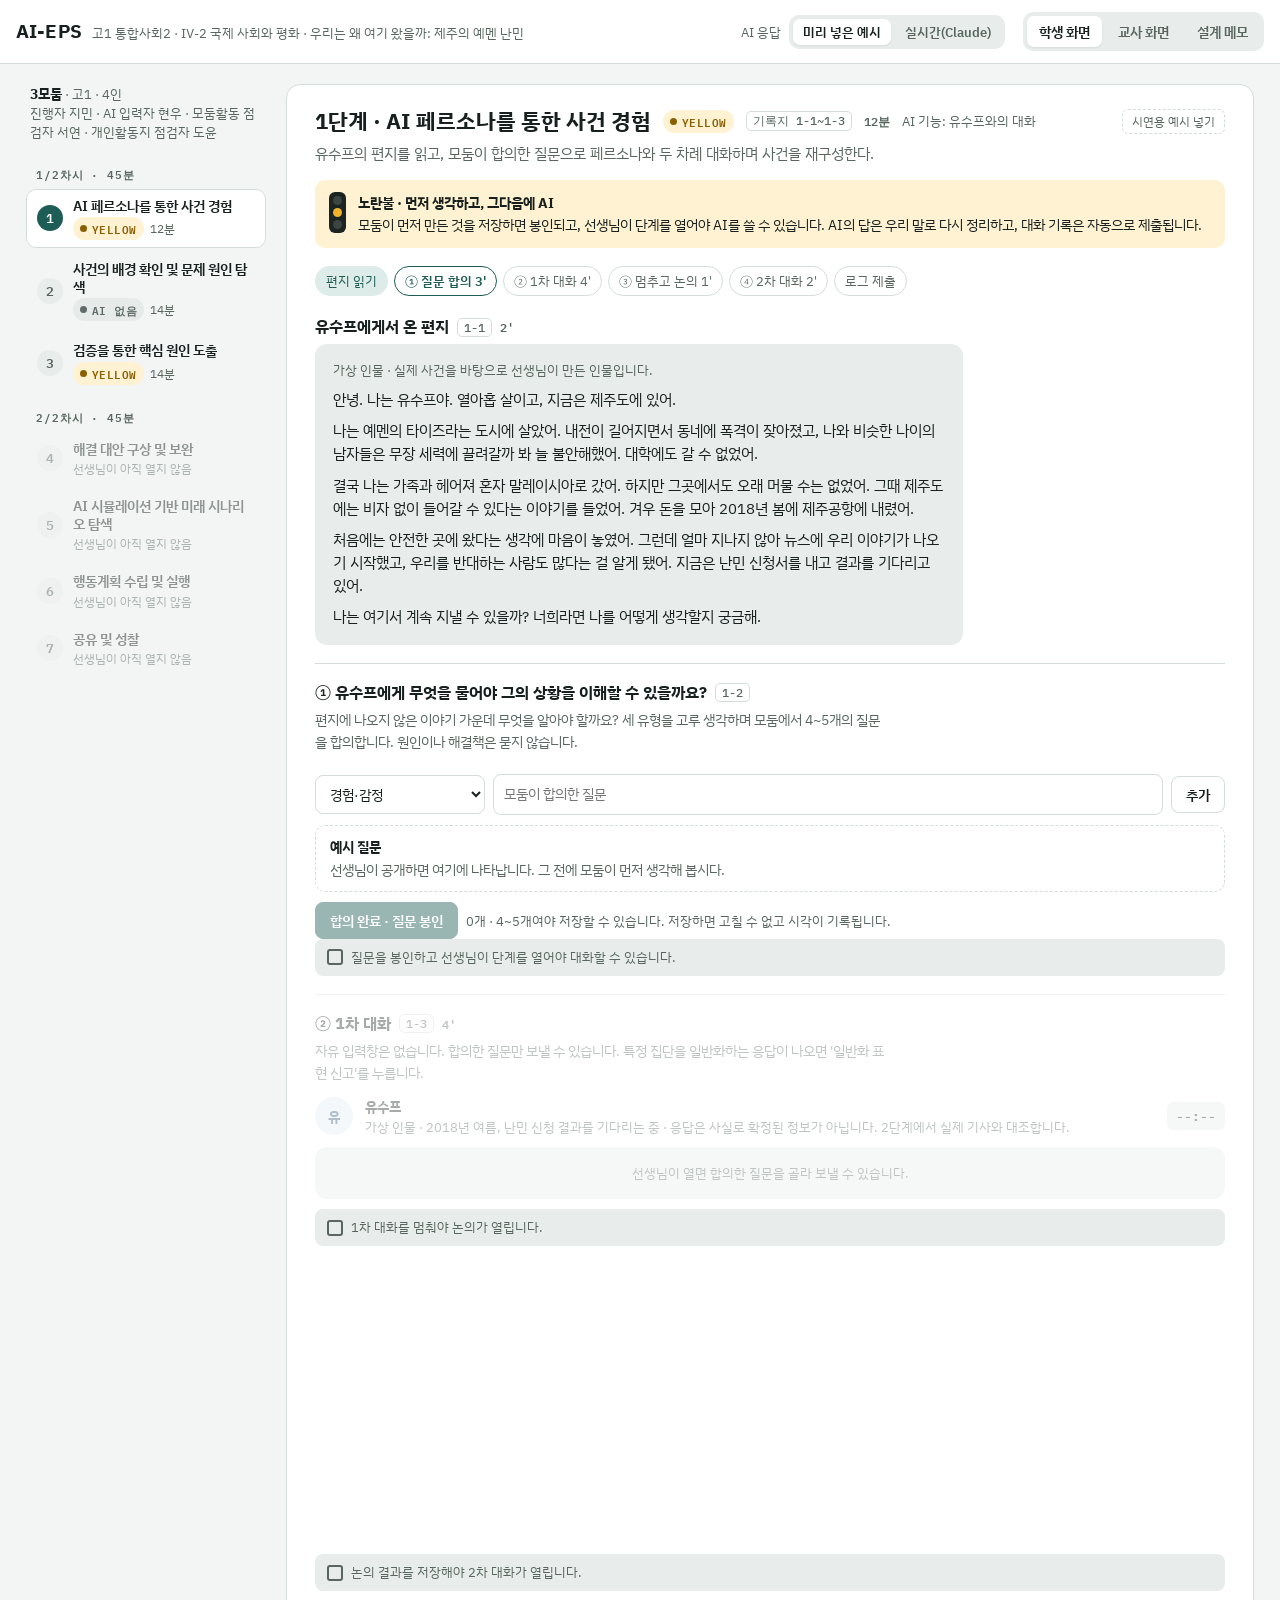
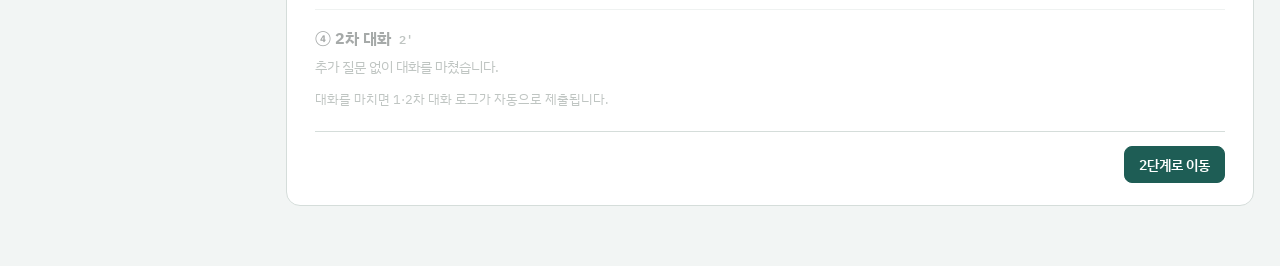
<file: AI-EPS 제주 예멘 난민 수업.html>
<!doctype html><html><head><meta charset=utf8><meta name=viewport content="width=device-width,initial-scale=1,viewport-fit=cover"><style>:root{color-scheme:light;box-sizing:border-box;padding-top:env(safe-area-inset-top,0px);padding-bottom:env(safe-area-inset-bottom,0px)}html{scroll-padding-top:env(safe-area-inset-top,0px)}body{margin:0;padding:0;font:14px -apple-system,BlinkMacSystemFont,sans-serif;background:#fff;color:#000}img{max-width:100%}[hidden]:not([hidden=until-found i]){display:none!important}</style></head><body>
<title>AI-EPS 제주 예멘 난민 수업 (Copy)</title>
<meta name="claude:viewport-fit-sides" content="cover">
<link rel="stylesheet" href="https://fonts.googleapis.com/css2?family=IBM+Plex+Sans+KR:wght@400;500;600;700&family=IBM+Plex+Mono:wght@400;500;600&display=swap">
<style>
/* Layout: 상단 바(보기 전환·AI 응답 방식) 아래, 학생 보기는 단계 레일 + 작업 패널 2열. 좁은 화면에서는 레일이 가로 띠가 된다.
   중학교 견본과 같은 토큰 체계를 쓰되, 고등 견본은 차시 구분(1/2·2/2)을 레일에 표시한다. */
:root{
  --bg:#F2F5F4; --surface:#FFFFFF; --sunk:#E8EDEB; --ink:#17201E; --muted:#58665F; --line:#D5DDDA;
  --accent:#1E5D55; --accent-ink:#FFFFFF; --accent-soft:#DDECE9;
  --g:#2D7F4F; --g-bg:#E0F1E6; --y:#8A5F00; --y-solid:#D99A0B; --y-bg:#FFF2D2; --r:#B8342B; --r-bg:#FBE2DF; --off:#5F6C69; --off-bg:#E6EAE9;
  --sea:#2C5B7A; --sea-bg:#E1ECF3;
  --sans:"IBM Plex Sans KR","Apple SD Gothic Neo","Malgun Gothic",system-ui,sans-serif;
  --mono:"IBM Plex Mono",ui-monospace,"SFMono-Regular",Menlo,monospace;
}
@media (prefers-color-scheme: dark){:root:not([data-theme="light"]){
  --bg:#101615; --surface:#18201E; --sunk:#141B19; --ink:#E4EBE9; --muted:#9AA9A4; --line:#2B3633;
  --accent:#6CC2B5; --accent-ink:#0E1A18; --accent-soft:#1D3431;
  --g:#6BCB92; --g-bg:#173325; --y:#F0BE4C; --y-solid:#E5A824; --y-bg:#352A10; --r:#F2867C; --r-bg:#3C1C19; --off:#93A19D; --off-bg:#222B29;
  --sea:#8EC1E3; --sea-bg:#182A36; color-scheme:dark}}
:root[data-theme="dark"]{
  --bg:#101615; --surface:#18201E; --sunk:#141B19; --ink:#E4EBE9; --muted:#9AA9A4; --line:#2B3633;
  --accent:#6CC2B5; --accent-ink:#0E1A18; --accent-soft:#1D3431;
  --g:#6BCB92; --g-bg:#173325; --y:#F0BE4C; --y-solid:#E5A824; --y-bg:#352A10; --r:#F2867C; --r-bg:#3C1C19; --off:#93A19D; --off-bg:#222B29;
  --sea:#8EC1E3; --sea-bg:#182A36; color-scheme:dark}
*{box-sizing:border-box}
body{background:var(--bg);color:var(--ink);font-family:var(--sans);font-size:15px;line-height:1.6}
body::before{content:"";position:fixed;inset:0 0 auto;height:env(safe-area-inset-top,0px);z-index:10;background:var(--surface)}
.wrap{padding-left:max(16px,env(safe-area-inset-left,0px));padding-right:max(16px,env(safe-area-inset-right,0px))}
header{position:sticky;top:env(safe-area-inset-top,0px);z-index:5;background:var(--surface);border-bottom:1px solid var(--line)}
.hbar{display:flex;flex-wrap:wrap;align-items:center;gap:10px 18px;padding-block:12px;max-width:1260px;margin:0 auto}
.brand{display:flex;align-items:baseline;gap:10px;margin-right:auto;flex-wrap:wrap;min-width:0}
.brand b{font-size:19px;letter-spacing:.02em}
.brand span{color:var(--muted);font-size:13px}
.seg{display:flex;gap:4px;background:var(--sunk);padding:4px;border-radius:10px;flex-wrap:wrap}
.seg button{border:0;background:transparent;color:var(--muted);font:600 13.5px var(--sans);padding:6px 12px;border-radius:7px;cursor:pointer}
.seg button[aria-pressed="true"]{background:var(--surface);color:var(--ink);box-shadow:0 1px 2px rgba(0,0,0,.08)}
.aimode{display:flex;align-items:center;gap:8px;font-size:12.5px;color:var(--muted)}
.aimode .seg button{font-size:12.5px;padding:4px 10px}
main{max-width:1260px;margin:0 auto;padding-block:20px 60px}
button{font-family:var(--sans)}
button:focus-visible,input:focus-visible,textarea:focus-visible,select:focus-visible,a:focus-visible{outline:2px solid var(--accent);outline-offset:2px}
a{color:var(--accent)}

.student{display:grid;grid-template-columns:240px minmax(0,1fr);gap:20px;align-items:start}
.rail{position:sticky;top:calc(env(safe-area-inset-top,0px) + 76px);display:flex;flex-direction:column;gap:4px}
.rail .who{font-size:12.5px;color:var(--muted);padding:0 4px 8px;line-height:1.5}
.rail .who b{color:var(--ink);font-size:13.5px}
.session{font:600 11px var(--mono);letter-spacing:.08em;color:var(--muted);padding:10px 10px 2px;text-transform:uppercase}
.step{display:grid;grid-template-columns:26px 1fr;gap:2px 10px;align-items:center;text-align:left;width:100%;border:1px solid transparent;background:transparent;border-radius:10px;padding:7px 10px;cursor:pointer;color:var(--ink)}
.step .n{grid-row:span 2;width:26px;height:26px;border-radius:50%;display:grid;place-items:center;font:600 13px var(--mono);background:var(--sunk);color:var(--muted)}
.step .t{font-weight:600;font-size:13.5px;line-height:1.35}
.step .s{font-size:12px;color:var(--muted);display:flex;gap:6px;align-items:center;flex-wrap:wrap}
.step[aria-current="step"]{background:var(--surface);border-color:var(--line)}
.step[aria-current="step"] .n{background:var(--accent);color:var(--accent-ink)}
.step.done .n{background:var(--accent-soft);color:var(--accent)}
.step:disabled{opacity:.45;cursor:not-allowed}
.chip{display:inline-flex;align-items:center;gap:5px;font:600 11px var(--mono);letter-spacing:.04em;padding:2px 7px;border-radius:999px;white-space:nowrap}
.chip::before{content:"";width:7px;height:7px;border-radius:50%;background:currentColor}
.chip.Y{background:var(--y-bg);color:var(--y)} .chip.N{background:var(--off-bg);color:var(--off)} .chip.R{background:var(--r-bg);color:var(--r)} .chip.G{background:var(--g-bg);color:var(--g)}

.panel{background:var(--surface);border:1px solid var(--line);border-radius:14px;padding:22px clamp(16px,3vw,28px);min-width:0}
.stage-head{display:flex;flex-wrap:wrap;gap:8px 12px;align-items:center;margin-bottom:6px}
.stage-head h2{margin:0;font-size:22px;text-wrap:balance;line-height:1.3}
.stage-def{color:var(--muted);margin:0 0 14px;max-width:70ch}
.ws{font:500 11.5px var(--mono);color:var(--muted);border:1px solid var(--line);border-radius:5px;padding:1px 6px;white-space:nowrap}
.mins{font:600 12px var(--mono);color:var(--muted)}
.signal{display:flex;gap:12px;align-items:flex-start;border-radius:10px;padding:12px 14px;margin-bottom:18px;font-size:14px}
.signal.Y{background:var(--y-bg)} .signal.N{background:var(--off-bg)}
.signal strong{display:block}
.signal .lamp{flex:none;display:flex;flex-direction:column;gap:3px;padding:4px;border-radius:6px;background:#1c2422}
.lamp i{width:9px;height:9px;border-radius:50%;background:#3b4542;display:block}
.signal.Y .lamp i:nth-child(2){background:#F2B32A}

.flow{display:flex;flex-wrap:wrap;gap:6px;margin:0 0 18px;list-style:none;padding:0}
.flow li{font-size:12.5px;padding:4px 10px;border-radius:999px;border:1px solid var(--line);color:var(--muted)}
.flow li.now{border-color:var(--accent);color:var(--accent);font-weight:600}
.flow li.ok{background:var(--accent-soft);border-color:transparent;color:var(--accent)}

.block{border-top:1px solid var(--line);padding-top:16px;margin-top:18px}
.block.first{border:0;margin:0;padding:0}
.block h3{font-size:16px;margin:0 0 4px;display:flex;gap:8px;align-items:center;flex-wrap:wrap;text-wrap:balance}
.block .hint{color:var(--muted);font-size:13.5px;margin:0 0 12px;max-width:72ch}
.locked>.lockbody{opacity:.38;pointer-events:none;user-select:none}
.lockmsg{display:flex;gap:8px;align-items:center;font-size:13px;color:var(--muted);background:var(--sunk);border-radius:8px;padding:8px 12px;margin-bottom:10px;flex-wrap:wrap}
.lockmsg::before{content:"";width:12px;height:12px;border:2px solid currentColor;border-radius:3px;flex:none}

.gate{display:flex;flex-wrap:wrap;gap:8px 12px;align-items:center;border:1px dashed var(--y-solid);background:var(--y-bg);border-radius:10px;padding:10px 14px;font-size:13.5px;margin-top:12px}
.gate b{color:var(--y)}
.gate.ok{border-style:solid;border-color:transparent;background:var(--g-bg)}
.gate.ok b{color:var(--g)}
.gate.req{border-color:var(--r);background:var(--r-bg)}
.gate.req b{color:var(--r)}

.letter{background:var(--sunk);border-radius:12px;padding:16px 18px;font-size:14.5px;max-width:72ch}
.letter p{margin:0 0 8px}
.letter p:last-child{margin:0}
.letter .from{font-size:12.5px;color:var(--muted);margin-bottom:8px}

.list{display:flex;flex-direction:column;gap:6px;margin:0 0 10px;padding:0;list-style:none}
.list li{display:flex;gap:10px;align-items:flex-start;background:var(--sunk);border-radius:8px;padding:8px 10px;font-size:14px}
.casebox .tag{font-size:12px;font-weight:600;color:var(--accent);background:var(--accent-soft);border-radius:5px;padding:1px 7px;white-space:nowrap;margin-right:4px}
.list li .tag{flex:none;font-size:12px;font-weight:600;color:var(--accent);background:var(--accent-soft);border-radius:5px;padding:1px 7px;white-space:nowrap}
.list li .tag.off{color:var(--off);background:var(--off-bg)}
.list li .txt{flex:1;min-width:0}
.list li .x{flex:none;border:0;background:transparent;color:var(--muted);cursor:pointer;font-size:13px}
.aft{font:600 11px var(--mono);color:var(--y);background:var(--y-bg);border-radius:4px;padding:1px 6px;margin-left:6px;white-space:nowrap}
.addrow{display:flex;gap:8px;flex-wrap:wrap;align-items:center}
.addrow input,.addrow select{flex:1 1 180px;min-width:0}
.addrow select.narrow{flex:0 1 170px}
input[type=text],textarea,select{font:inherit;font-size:14px;color:var(--ink);background:var(--surface);border:1px solid var(--line);border-radius:8px;padding:8px 10px;width:100%}
textarea{min-height:76px;resize:vertical;field-sizing:content}
textarea[readonly],input[readonly]{background:var(--sunk);color:var(--muted)}
.btn{border:1px solid var(--line);background:var(--surface);color:var(--ink);font-weight:600;font-size:14px;padding:8px 14px;border-radius:8px;cursor:pointer;white-space:nowrap}
.btn.sm{font-size:12.5px;padding:4px 10px}
.btn.primary{background:var(--accent);border-color:var(--accent);color:var(--accent-ink)}
.btn.warn{border-color:var(--r);color:var(--r)}
.btn:disabled{opacity:.45;cursor:not-allowed}
.demo-btn{border:1px dashed var(--line);background:transparent;color:var(--muted);border-radius:6px;padding:3px 9px;font-size:12px;cursor:pointer}
.row{display:flex;gap:8px;flex-wrap:wrap;align-items:center;margin-top:10px}
.seal{font:500 12px var(--mono);color:var(--accent);background:var(--accent-soft);padding:2px 8px;border-radius:6px}
.small{font-size:12.5px;color:var(--muted)}
.timer{font:600 13px var(--mono);padding:3px 9px;border-radius:6px;background:var(--sunk);color:var(--ink);font-variant-numeric:tabular-nums}
.timer.low{background:var(--y-bg);color:var(--y)}
.grid2{display:grid;grid-template-columns:repeat(auto-fit,minmax(260px,1fr));gap:12px}
.field{display:flex;flex-direction:column;gap:4px;min-width:0}
.field>label,.field>.lab{font-size:13px;font-weight:600}

.chat{display:flex;flex-direction:column;gap:10px;background:var(--sunk);border-radius:12px;padding:14px;max-height:400px;overflow:auto;margin-bottom:10px}
.msg{max-width:80%;padding:9px 13px;border-radius:12px;font-size:14px;white-space:pre-wrap}
.msg.me{align-self:flex-end;background:var(--accent);color:var(--accent-ink);border-bottom-right-radius:3px}
.msg.ai{align-self:flex-start;background:var(--surface);border:1px solid var(--line);border-bottom-left-radius:3px;user-select:none}
.msg.ai.flag{border-color:var(--r);background:var(--r-bg)}
.msg.sys{align-self:center;background:transparent;color:var(--muted);font-size:12.5px;padding:2px;text-align:center}
.msg .who{display:flex;gap:8px;align-items:center;font-size:12px;font-weight:600;color:var(--muted);margin-bottom:2px}
.msg .rep{margin-left:auto;border:0;background:transparent;color:var(--muted);font-size:11.5px;cursor:pointer;padding:0 2px;text-decoration:underline}
.persona{display:flex;gap:12px;align-items:center;margin-bottom:10px;font-size:13.5px;flex-wrap:wrap}
.persona .av{flex:none;width:38px;height:38px;border-radius:50%;background:var(--sea-bg);color:var(--sea);display:grid;place-items:center;font-weight:700}
.persona>div{flex:1 1 220px;min-width:0}
.persona em{font-style:normal;color:var(--muted);display:block;font-size:12.5px}
.thinking{color:var(--muted);font-style:italic}

.tablewrap{overflow-x:auto;border:1px solid var(--line);border-radius:10px}
table{border-collapse:collapse;width:100%;font-size:13.5px}
.tablewrap table{min-width:680px}
th,td{text-align:left;padding:8px 10px;border-bottom:1px solid var(--line);vertical-align:top}
th{background:var(--sunk);font-weight:600;font-size:12.5px;color:var(--muted);white-space:nowrap}
tr:last-child td{border-bottom:0}
td select,td input[type=text],td textarea{font-size:13px;padding:5px 7px}
td textarea{min-height:58px}
.ai-ans{user-select:none;white-space:pre-wrap;font-size:13px}
.ai-ans .srcs{display:block;color:var(--muted);margin-top:4px;font-size:12px}
.checks{display:flex;flex-direction:column;gap:3px;font-size:12.5px}
.checks label{display:flex;gap:6px;align-items:flex-start}
.checks input{margin-top:3px}
.num{font-family:var(--mono);font-variant-numeric:tabular-nums}
.judge{display:flex;gap:4px;flex-wrap:wrap}
.judge button{border:1px solid var(--line);background:var(--surface);color:var(--ink);border-radius:7px;padding:4px 9px;font-size:13px;cursor:pointer;font-weight:600}
.judge button[aria-pressed="true"]{background:var(--accent);border-color:var(--accent);color:var(--accent-ink)}

.cards{display:grid;grid-template-columns:repeat(auto-fit,minmax(250px,1fr));gap:10px}
.fact{border:1px solid var(--line);border-radius:10px;padding:11px 13px;display:flex;flex-direction:column;gap:4px;font-size:13.5px}
.fact .no{font:600 12px var(--mono);color:var(--sea)}
.fact .src{font-size:11.5px;color:var(--muted);margin-top:auto;padding-top:4px}
.fact p{margin:0}

.story{border:1px solid var(--line);border-radius:12px;padding:14px 16px;user-select:none;max-width:78ch}
.story.sel{border-color:var(--accent);box-shadow:0 0 0 2px var(--accent-soft)}
.story h4{margin:0 0 6px;font-size:15px;display:flex;gap:8px;align-items:center;flex-wrap:wrap}
.story p{margin:0 0 8px;font-size:14px;line-height:1.75}
.story p:last-child{margin:0}
.scen-l{font:600 12px var(--mono);color:var(--accent);letter-spacing:.04em}
.when{font:600 11.5px var(--mono);border-radius:5px;padding:1px 7px;background:var(--sea-bg);color:var(--sea)}
.stories{display:flex;flex-direction:column;gap:12px}

.redbox{margin-top:6px;border-radius:8px;padding:7px 11px;font-size:12.5px;display:flex;flex-wrap:wrap;gap:6px 12px;align-items:center}
.redbox.ok{background:var(--g-bg);color:var(--g)}
.redbox.warn{background:var(--y-bg);color:var(--y)}
.redbox.red{background:var(--r-bg);color:var(--r)}
.redbox.idle{background:var(--sunk);color:var(--muted)}
.meter{flex:1 1 100px;height:6px;border-radius:3px;background:var(--line);overflow:hidden;min-width:80px}
.meter i{display:block;height:100%;background:currentColor}
.redbox b{font-family:var(--mono)}
.warnline{font-size:13px;background:var(--y-bg);color:var(--y);border-radius:8px;padding:7px 11px;margin-top:8px}
.warnline.r{background:var(--r-bg);color:var(--r)}

.pend{display:flex;flex-direction:column;gap:2px;border:1px dashed var(--line);border-radius:10px;padding:10px 14px;margin-top:10px;font-size:13.5px;color:var(--muted)}
.pend b{color:var(--ink);font-size:13.5px}
.exbox{background:var(--y-bg);border-radius:10px;padding:10px 14px;margin-top:10px;font-size:13.5px}
.exbox ul{margin:6px 0 0;padding-left:18px}
.exbox li{margin-bottom:3px}
.casebox{border:1px solid var(--line);border-radius:12px;padding:14px 16px;background:var(--sunk);max-width:78ch}
.casebox h4{margin:0 0 4px;font-size:15px}
.casebox p{margin:0 0 6px;font-size:14px}
.corebox{background:var(--accent-soft);border-radius:10px;padding:10px 14px;font-size:14.5px}
.corebox .small{display:block}
.links{display:flex;flex-direction:column;gap:6px;margin:0 0 10px;padding:0;list-style:none}
.links li{display:flex;gap:8px;align-items:center;flex-wrap:wrap;background:var(--sunk);border-radius:8px;padding:7px 10px;font-size:13.5px}
.links .arr{font:600 14px var(--mono);color:var(--accent)}
.root{font:600 11px var(--mono);color:var(--accent-ink);background:var(--accent);border-radius:4px;padding:1px 6px}
.scorebtns{display:flex;gap:3px}
.scorebtns button{width:32px;height:30px;border:1px solid var(--line);background:var(--surface);color:var(--ink);border-radius:6px;font:600 13px var(--mono);cursor:pointer}
.scorebtns button[aria-pressed="true"]{background:var(--accent);border-color:var(--accent);color:var(--accent-ink)}
.opts{display:flex;flex-wrap:wrap;gap:6px}
.opt{border:1px solid var(--line);background:var(--surface);color:var(--ink);border-radius:8px;padding:7px 12px;font-size:13.5px;cursor:pointer;text-align:left}
.opt[aria-pressed="true"]{border-color:var(--accent);background:var(--accent-soft);color:var(--ink);font-weight:600}
.opt small{display:block;font-weight:400;color:var(--muted);font-size:12px}
.chain{list-style:none;margin:0;padding:0;display:flex;flex-direction:column;gap:6px}
.chain li{display:grid;grid-template-columns:110px minmax(0,1fr);gap:10px;font-size:13.5px;background:var(--sunk);border-radius:8px;padding:8px 10px}
.chain li b{font-size:12.5px;color:var(--accent)}
.peer{border:1px solid var(--line);border-radius:12px;padding:12px 14px;display:flex;flex-direction:column;gap:8px}
.peer h4{margin:0;font-size:15px}
.nextbar{display:flex;flex-wrap:wrap;gap:6px 14px;align-items:center;justify-content:flex-end;border-top:1px solid var(--line);margin-top:22px;padding-top:14px}
.demo-hint{border:1px dashed var(--line);border-radius:6px;padding:2px 8px}

/* teacher */
.teacher{display:grid;gap:18px}
.tgrid{display:grid;grid-template-columns:minmax(0,1.45fr) minmax(0,1fr);gap:18px;align-items:start}
.tcol{display:grid;gap:18px;min-width:0}
.sec-title{font-size:12.5px;font-weight:600;letter-spacing:.06em;color:var(--muted);margin:0 0 10px;text-transform:uppercase}
.gates{display:flex;gap:6px;flex-wrap:wrap}
.gates button{border:1px solid var(--line);background:var(--surface);color:var(--ink);border-radius:8px;padding:6px 11px;font-weight:600;cursor:pointer;font-size:13.5px}
.gates button.open{background:var(--accent-soft);border-color:transparent;color:var(--accent)}
.prog td{text-align:center;padding:6px 4px}
.prog td:first-child,.prog th:first-child{text-align:left;padding-left:10px}
.cell{display:inline-block;width:22px;height:22px;border-radius:5px;font:500 11px/22px var(--mono);text-align:center}
.cell.d{background:var(--accent-soft);color:var(--accent)} .cell.w{background:var(--sunk);color:var(--muted)} .cell.p{background:var(--y-bg);color:var(--y)} .cell.f{background:var(--r-bg);color:var(--r)}
.review{border:1px solid var(--line);border-radius:10px;padding:10px 12px;display:flex;flex-direction:column;gap:6px}
.review h4{margin:0;font-size:14px;display:flex;gap:8px;align-items:center;flex-wrap:wrap}
.review ul{margin:0;padding-left:18px;font-size:13px}
.review .row{margin-top:2px}
.ck{font-size:12.5px;display:flex;flex-direction:column;gap:2px}
.ck span::before{content:"";display:inline-block;width:8px;height:8px;border-radius:50%;margin-right:6px;background:var(--off)}
.ck .y::before{background:var(--g)} .ck .n::before{background:var(--y-solid)}
.revrow{display:grid;grid-template-columns:minmax(0,1fr) auto;gap:8px;align-items:center;padding:8px 0;border-bottom:1px solid var(--line);font-size:13.5px}
.revrow:last-child{border:0}
.revrow .small{display:block}
.flags{display:flex;flex-direction:column;gap:8px}
.flag{border-left:3px solid var(--r);background:var(--r-bg);border-radius:0 8px 8px 0;padding:9px 12px;font-size:13.5px}
.flag.y{border-color:var(--y-solid);background:var(--y-bg)}
.flag.done{border-color:var(--line);background:var(--sunk);color:var(--muted)}
.flag b{display:block}
.log{font:12.5px/1.55 var(--mono);display:flex;flex-direction:column;gap:2px;max-height:360px;overflow:auto}
.log div{display:grid;grid-template-columns:44px 30px minmax(0,1fr);gap:8px;padding:3px 6px;border-radius:5px}
.log div:nth-child(odd){background:var(--sunk)}
.log .k-seal{color:var(--accent)} .log .k-ai{color:var(--y)} .log .k-red,.log .k-report{color:var(--r)} .log .k-open{color:var(--g)} .log .k-help{color:var(--sea)}
.evalt td:last-child{white-space:nowrap}
.evalt td{font-size:13px}
.ind{font:600 12px var(--mono)}
.ind.y{color:var(--g)} .ind.n{color:var(--y)} .ind.u{color:var(--off)}

/* plan */
.plan{display:grid;gap:18px}
.plan h2{margin:0 0 8px;font-size:19px;text-wrap:balance}
.plan p{max-width:74ch;margin:0 0 10px}
.plan ul{margin:0;padding-left:20px;max-width:78ch}
.plan li{margin-bottom:5px}
.prompt{white-space:pre-wrap;font:12.5px/1.6 var(--mono);background:var(--sunk);border-radius:10px;padding:12px 14px;max-height:280px;overflow:auto;margin:6px 0 0}
details.pd{border-top:1px solid var(--line);padding:10px 0}
details.pd summary{cursor:pointer;font-weight:600}
.issue{display:grid;grid-template-columns:auto minmax(0,1fr);gap:4px 10px;padding:9px 0;border-bottom:1px solid var(--line);font-size:14px}
.issue:last-child{border:0}
.issue .k{font:600 11px var(--mono);border-radius:4px;padding:2px 6px;align-self:start;white-space:nowrap}
.issue .k.fix{background:var(--r-bg);color:var(--r)} .issue .k.chk{background:var(--y-bg);color:var(--y)} .issue .k.app{background:var(--sea-bg);color:var(--sea)}

@media (max-width:900px){
  .student{grid-template-columns:minmax(0,1fr)}
  .rail{position:static;flex-direction:row;overflow-x:auto;padding-bottom:4px;align-items:stretch}
  .rail .who,.session{display:none}
  .step{min-width:170px}
  .tgrid{grid-template-columns:minmax(0,1fr)}
  .msg{max-width:92%}
  .chain li{grid-template-columns:minmax(0,1fr);gap:2px}
}
@media (prefers-reduced-motion:no-preference){.step,.btn,.opt,.story{transition:background .15s,border-color .15s,box-shadow .15s}}

/* 2단계 기사·문항·삶 잇기 (중학교 견본과 같은 짜임) */
.facts{display:grid;grid-template-columns:repeat(auto-fit,minmax(270px,1fr));gap:12px}
.article{border:1px solid var(--line);border-radius:12px;padding:14px 16px;display:flex;flex-direction:column;gap:7px;min-width:0}
.article .atag{font:600 11.5px var(--mono);color:var(--sea);letter-spacing:.03em}
.article h4{margin:0;font-size:15.5px;line-height:1.4;text-wrap:balance}
.article p{margin:0;font-size:14px;line-height:1.75}
.article .note{font-size:12.5px;color:var(--muted);border-top:1px dashed var(--line);padding-top:7px;line-height:1.65}
.article .src{font-size:12px;color:var(--muted);margin-top:auto;padding-top:6px;display:flex;flex-direction:column;gap:2px}
.article .src a{overflow-wrap:anywhere}
.qa{margin:0;padding:0;list-style:none;display:flex;flex-direction:column;gap:10px;counter-reset:q}
.qa li{counter-increment:q;display:flex;flex-direction:column;gap:6px;background:var(--sunk);border-radius:10px;padding:10px 12px}
.qa-q{display:flex;gap:8px;align-items:baseline;flex-wrap:wrap;font-size:14px}
.qa-q::before{content:counter(q);font:600 12px var(--mono);color:var(--muted)}
.qa-type{font:600 11px var(--mono);color:var(--accent);background:var(--accent-soft);border-radius:4px;padding:1px 6px}
.ox{display:flex;gap:6px;align-items:center;flex-wrap:wrap}
.ox button{width:44px;height:36px;border-radius:8px;border:1px solid var(--line);background:var(--surface);color:var(--ink);font:700 16px var(--mono);cursor:pointer}
.ox button[aria-pressed="true"]{background:var(--accent);border-color:var(--accent);color:var(--accent-ink)}
.qa-fb{font-size:13px;padding:3px 8px;border-radius:6px}
.qa-fb.ok{background:var(--g-bg);color:var(--g)} .qa-fb.no{background:var(--y-bg);color:var(--y)}
.fiction{border:1px dashed var(--line);border-radius:10px;padding:12px 14px;font-size:14px}
.fiction ul{margin:8px 0 0;padding-left:18px}
.fiction li{margin-bottom:3px}
.fic-tag{font:600 11px var(--mono);color:var(--off);background:var(--off-bg);border-radius:4px;padding:1px 6px;margin-right:6px}
.life{display:flex;flex-direction:column;gap:14px}
.life section{display:grid;grid-template-columns:28px minmax(0,1fr);gap:10px;align-items:start}
.life section>div{display:flex;flex-direction:column;gap:5px;min-width:0}
.life-n{width:28px;height:28px;border-radius:50%;background:var(--accent-soft);color:var(--accent);display:grid;place-items:center;font:600 13px var(--mono)}
/* 4~6단계 */
.casegrid{display:grid;grid-template-columns:repeat(auto-fit,minmax(260px,1fr));gap:10px}
.casegrid .casebox{display:flex;flex-direction:column;gap:6px}
.altform{display:grid;grid-template-columns:minmax(0,2fr) minmax(0,1.5fr) minmax(0,1fr) auto;gap:8px}
.simwarn{display:inline-block;margin-top:3px;font-size:12.5px;color:var(--y);background:var(--y-bg);border-radius:5px;padding:1px 7px}
.chips{display:flex;flex-wrap:wrap;gap:6px;margin-top:8px}
.chipbtn{border:1px solid var(--line);background:var(--surface);color:var(--ink);border-radius:999px;padding:4px 11px;font-size:13px;cursor:pointer}
.exq{border-left:3px solid var(--accent);background:var(--sunk);border-radius:0 10px 10px 0;padding:10px 14px;margin-top:12px}
.exq .altform{grid-template-columns:minmax(0,1fr) minmax(0,1.3fr) minmax(0,1.5fr) auto}
.acttypes{display:grid;grid-template-columns:repeat(auto-fit,minmax(200px,1fr));gap:8px}
.acttypes div{display:flex;flex-direction:column;gap:2px;background:var(--sunk);border-radius:8px;padding:8px 12px;font-size:14px}
.propform{display:flex;flex-direction:column;border:1px solid var(--line);border-radius:10px;overflow:hidden}
.pf{display:grid;grid-template-columns:130px minmax(0,1fr);border-bottom:1px solid var(--line);font-size:14px}
.pf:last-child{border-bottom:0}
.pf-k{background:var(--sunk);padding:10px 12px;font-weight:600;font-size:13px;color:var(--muted)}
.pf>div{padding:10px 12px;display:flex;flex-direction:column;gap:4px;min-width:0}
.pf-src{font:500 11px var(--mono);color:var(--accent);margin-top:2px}
.pf-ul{margin:0;padding-left:18px}
.legend{display:flex;flex-wrap:wrap;gap:10px;font-size:12.5px;color:var(--muted);margin-top:8px;align-items:center}
.scale td,.scale th{text-align:center}
.scale td:nth-child(2),.scale th:nth-child(2){text-align:left}
.chain2{display:flex;flex-direction:column;margin:0;padding:0;list-style:none}
.chain2 li{display:grid;grid-template-columns:120px minmax(0,1fr);gap:12px;padding:8px 0;border-bottom:1px dashed var(--line);font-size:14px}
.chain2 li:last-child{border:0}
.chain2 li>span:first-child{color:var(--muted);font-size:12.5px;font-weight:600}
@media (max-width:900px){.altform,.exq .altform{grid-template-columns:minmax(0,1fr)}.pf{grid-template-columns:minmax(0,1fr)}.chain2 li{grid-template-columns:minmax(0,1fr);gap:2px}}
</style>

<header><div class="wrap"><div class="hbar">
  <div class="brand"><b>AI-EPS</b><span>고1 통합사회2 · Ⅳ-2 국제 사회와 평화 · 우리는 왜 여기 왔을까: 제주의 예멘 난민</span></div>
  <div class="aimode"><span id="aimode-label">AI 응답</span><div class="seg" role="group" aria-labelledby="aimode-label"><button id="m-demo" aria-pressed="true">미리 넣은 예시</button><button id="m-live" aria-pressed="false">실시간(Claude)</button></div></div>
  <div class="seg" role="group" aria-label="보기 전환">
    <button id="v-student" aria-pressed="true">학생 화면</button>
    <button id="v-teacher" aria-pressed="false">교사 화면</button>
    <button id="v-plan" aria-pressed="false">설계 메모</button>
  </div>
</div></div></header>

<main class="wrap"><div id="app"></div></main>

<script>
(function(){
"use strict";
const $=s=>document.querySelector(s);
const esc=s=>String(s??"").replace(/[&<>"']/g,c=>({"&":"&amp;","<":"&lt;",">":"&gt;",'"':"&quot;","'":"&#39;"}[c]));
const now=()=>{const d=new Date();return String(d.getHours()).padStart(2,"0")+":"+String(d.getMinutes()).padStart(2,"0")+":"+String(d.getSeconds()).padStart(2,"0")};
const hm=t=>t?t.slice(0,5):"";

/* ================= 수업 구조 (지도안 4장 v5) ================= */
const STAGES=[
 {n:1,ses:1,t:"AI 페르소나를 통한 사건 경험",g:"Y",tool:"유수프와의 대화",ws:"기록지 1-1~1-3",min:12,def:"유수프의 편지를 읽고, 모둠이 합의한 질문으로 페르소나와 두 차례 대화하며 사건을 재구성한다."},
 {n:2,ses:1,t:"사건의 배경 확인 및 문제 원인 탐색",g:"N",ws:"기록지 2-1~2-5",min:14,def:"선생님이 공개한 실제 사건 기사를 읽고 사실 확인 질문에 답한 뒤, 유수프의 이야기와 대조한다. 사건과 나의 삶을 잇고, AI 없이 원인을 추측해 모둠원이 한 개씩 맡을 원인 확인 질문을 4개 이상 만들어 봉인한다."},
 {n:3,ses:1,t:"검증을 통한 핵심 원인 도출",g:"Y",tool:"자료 탐색 도우미",ws:"기록지 3-1~3-3",min:14,def:"모둠원이 각자 맡은 원인 확인 질문으로 AI에게 정보와 출처를 얻고, 출처를 직접 확인해 수용·보류·불수용을 판정한다. 수용한 정보로 원인 간 관계를 그려 핵심 원인을 정한다."},
 {n:4,ses:2,t:"해결 대안 구상 및 보완",g:"Y",tool:"대안 검토 도우미",ws:"기록지 4-1~4-6",min:13,def:"공개된 유사 사례에서 아이디어를 얻고, 핵심 원인을 해결할 행위 주체별 대안을 3개 이상 만든다. AI의 강점·약점 피드백을 판단하고 비교표로 1순위 대안을 정한다."},
 {n:5,ses:2,t:"AI 시뮬레이션 기반 미래 시나리오 탐색",g:"Y",tool:"시나리오 생성기",ws:"기록지 5-1~5-5",min:12,def:"1순위 대안에 대한 이해관계자의 반응을 먼저 예측한다. AI가 보여 준 시나리오 A·B·C 가운데 가장 개연성 있는 것을 고르고, 이야기 속에서 새로운 문제를 찾는다."},
 {n:6,ses:2,t:"행동계획 수립 및 실행",g:"N",ws:"기록지 6-1~6-6",min:9,def:"새로운 문제의 수준을 진단하고 행동 유형을 고른다. 행동계획표에 대상·내용·방법·제출 경로와 실행 범위, 결과 확인 시점, 돌아갈 단계를 정한다. 제도 제안·요청이나 설득을 고른 모둠은 제안서를 쓴다[선택]."},
 {n:7,ses:2,t:"공유 및 성찰",g:"N",ws:"기록지 7-1~7-4",min:8,def:"문제 해결 과정을 공유 게시판에 올리고 다른 모둠 두 곳을 평가한다. 로그와 기록지를 보며 AI 활용을 성찰한다."}
];
const ROLES=["진행자","AI 입력자","모둠활동 점검자","개인활동지 점검자"];
const NEED=()=>Math.max(3,ROSTER[1].length); /* 원인 수 = 질문 수 = 모둠원 수(최소 3) */
const ROSTER={1:["지민","현우","서연","도윤"],2:["도윤","지민","현우","서연"]};
const QTYPES=["경험·감정","이동 과정·제도","주변 사회의 반응"];
const ACTORS=["국가","국제기구","비정부 기구","세계시민"];
const CRIT=["실현 가능성","원인 해결 정도","이해관계자 수용성"];
const LEVELS=["개인","학교·지역","제도·국가 간"];
const ACTT=[{n:"제도 제안·요청",ex:"국민신문고 정책 제안, 기관 건의문"},{n:"설득",ex:"이해관계자에게 보내는 편지"},{n:"자기 실천",ex:"나와 우리 반이 직접 하는 일"}];
const SCOPES=[{n:"수업 중 실행",d:"수업 시간 안에 실제로 해 본다"},{n:"실행 준비",d:"제출 직전 초안까지 만들고 6차시에 공유한다"},{n:"후속 탐구",d:"더 알아볼 것을 정리해 다음 탐구로 넘긴다"}];
const BACK=["원인(2·3단계)","대안(4단계)","예측(5단계)"];
const CHK6=["특정 국가·종교·집단을 낙인찍거나 일반화하는 표현이 없다","실명, 연락처 같은 개인정보가 들어 있지 않다"];
const VERIFY=["출처가 실제로 있고 직접 접속했다","공공기관·언론 원문·교과서 같은 확인 가능한 자료다","수치·날짜가 원자료와 일치한다","자료 시점이 질문의 시점과 맞는다"];

const LETTER=[
 "안녕. 나는 유수프야. 열아홉 살이고, 지금은 제주도에 있어.",
 "나는 예멘의 타이즈라는 도시에 살았어. 내전이 길어지면서 동네에 폭격이 잦아졌고, 나와 비슷한 나이의 남자들은 무장 세력에 끌려갈까 봐 늘 불안해했어. 대학에도 갈 수 없었어.",
 "결국 나는 가족과 헤어져 혼자 말레이시아로 갔어. 하지만 그곳에서도 오래 머물 수는 없었어. 그때 제주도에는 비자 없이 들어갈 수 있다는 이야기를 들었어. 겨우 돈을 모아 2018년 봄에 제주공항에 내렸어.",
 "처음에는 안전한 곳에 왔다는 생각에 마음이 놓였어. 그런데 얼마 지나지 않아 뉴스에 우리 이야기가 나오기 시작했고, 우리를 반대하는 사람도 많다는 걸 알게 됐어. 지금은 난민 신청서를 내고 결과를 기다리고 있어.",
 "나는 여기서 계속 지낼 수 있을까? 너희라면 나를 어떻게 생각할지 궁금해."
];

/* ---------- 2단계 실제 사건 기사: 원문을 확인하고 요약했다(2026. 10. 20. 확인) ---------- */
const ARTICLES=[
 {tag:"기사 1 · 도착과 출도 제한",title:"말레이시아~제주 직항으로 들어온 예멘인, 섬 밖으로 나갈 수 없게 되다",
  body:["2017년 12월 말레이시아 쿠알라룸푸르와 제주를 잇는 직항 노선이 생기면서 제주로 들어오는 예멘인이 크게 늘었다. 대부분 내전을 피해 먼저 말레이시아로 갔던 사람들이었다.","제주의 무사증 제도는 테러지원국 등 일부 나라를 뺀 외국인이 비자 없이 한 달 동안 머물 수 있게 한다. 법무부는 2018년 4월 30일 예멘인 난민 신청자가 제주 밖으로 나가지 못하게 했고(출도 제한), 6월 1일에는 예멘이 제주 무사증 입국 불허 국가에 추가되었다."],
  note:"덧붙임: 2018년 6월 23일까지 무사증으로 제주에 들어온 예멘인은 561명이고, 그중 549명이 난민 인정을 신청하였다. 출도 제한은 신청자가 육지로 옮겨 가 불법 체류하는 것을 막으려는 조치였다. 정부가 일자리 연결을 서둘러 추진하자, 일자리가 1차 산업에 몰려 있는 제주에서 충분한 설명 없이 부담을 떠넘긴다는 불만이 나왔다.",
  src:[{t:"뉴시스, 「말레이시아~제주 직항으로 입도 예멘인 급증」, 2018. 12. 14.",u:"https://www.newsis.com/view/NISX20181214_0000503315"},{t:"뉴시스, 「'예멘 난민'에 제주도민 갈등 '극심'…정부는 '나 몰라라'」, 2018. 6. 25.",u:"https://www.newsis.com/view/NISX20180625_0000345589"}]},
 {tag:"기사 2 · 엇갈린 여론",title:"예멘인 수용을 두고 갈라진 목소리",
  body:["청와대 국민청원 게시판에는 예멘 난민 수용에 반대하는 글이 300건 넘게 올라왔고, 난민법 폐지를 요구하는 청원에는 40만 명 넘게 참여하였다. 일부 글은 범죄와 테러를 걱정하였다.","반면 개신교·천주교·불교·원불교 4대 종단의 이주·인권 단체는 근거 없는 소문이 혐오와 공포를 키운다고 우려하며 예멘 난민을 포용하자고 호소하였다.","6월 20일 제주를 뺀 전국 성인 500명을 대상으로 한 여론조사에서는 수용 반대가 49.1%, 찬성이 39.0%였다."],
  note:"덧붙임: 같은 해 서울 도심에서는 예멘 난민 수용에 반대하는 집회와 찬성하는 집회가 함께 열렸다.",
  src:[{t:"뉴시스, 「제주 예멘인 난민 사태…무사증 제도 개선되나」, 2018. 6. 28.",u:"https://mobile.newsis.com/view/NISX20180627_0000347915"},{t:"창비 통합사회2, 114쪽 탐색하기",u:""}]},
 {tag:"기사 3 · 심사 결과와 그 뒤",title:"484명 가운데 난민 인정 2명, 인도적 체류 412명",
  body:["법무부는 출도가 제한되었던 예멘 난민 신청자 484명의 심사 결과를 발표하였다. 난민 인정 2명, 인도적 체류 허가 412명, 단순 불인정 56명, 직권 종료 14명이었다. 난민으로 인정된 2명은 후티 반군을 비판하는 기사를 써 납치·살해 협박을 받은 언론인으로, 박해 가능성이 높다고 판단되었다.","난민 인정자는 기초생활보장과 의료급여를 내국인과 같게 받고, 배우자와 미성년 자녀를 데려올 수 있다. 인도적 체류 허가자에게는 취업 활동 허가 말고는 이런 사회복지 혜택이 없다.","인도적 체류 허가로 머물 수 있는 기간은 한 번에 1년이 상한이다. 법무부는 세금 체납 같은 특별한 사정이 없으면 원칙적으로 1년씩 연장한다고 밝혔다."],
  note:"덧붙임: 인도적 체류 허가자 가운데 276명이 2018년 말까지 제주를 떠났다(제주출입국·외국인청 백서 인용). 1994~2024년 심사를 마친 난민 신청 57,090건 가운데 난민으로 인정된 것은 1,544건(약 2.7%)이다.",
  src:[{t:"제주출입국·외국인청, 「제주 예멘 난민신청자 심사 결과 최종 발표」, 2018. 12. 17.",u:"https://www.immigration.go.kr/bbs/immigration/214/438650/artclView.do"},{t:"뉴시스, 「제주 예멘 난민 인정자 2명…국내서 어떤 혜택 받나?」, 2018. 12. 14.",u:"https://www.newsis.com/view/NISX20181214_0000502977"},{t:"세계일보, 「'제주 예멘 난민' 사태 5년…그 많던 예멘인 어디 갔나」, 2023. 6. 10.",u:"https://www.segye.com/newsView/20230609519609"},{t:"머니투데이, 「31년째 '3%', 난민 인정률 낮은 이유」, 2025. 4. 21.",u:"https://www.mt.co.kr/society/2025/04/21/2025041514110329270"}]}
];
const QA=[
 {type:"text",q:"예멘인이 제주로 많이 들어올 수 있었던 제도와 교통의 변화 두 가지는 무엇인가요?",src:"1",a:"무사증 제도(비자 없이 한 달 체류), 2017년 12월 쿠알라룸푸르–제주 직항"},
 {type:"ox",q:"법무부는 2018년 4월 30일부터 예멘 난민 신청자가 제주 밖으로 나가지 못하게 했다.",src:"1",a:"O",why:"출도 제한 조치입니다."},
 {type:"ox",q:"2018년 6월 여론조사에서 예멘 난민 수용 찬성이 반대보다 많았다.",src:"2",a:"X",why:"반대 49.1%, 찬성 39.0%였습니다."},
 {type:"text",q:"484명 가운데 난민으로 인정된 사람은 몇 명이고, 어떤 이유로 인정되었나요?",src:"3",a:"2명. 후티 반군을 비판한 언론인으로 박해 가능성이 높다고 판단됨"},
 {type:"ox",q:"인도적 체류 허가자도 난민 인정자처럼 가족을 데려오고 기초생활보장을 받을 수 있다.",src:"3",a:"X",why:"취업 활동 허가 말고는 사회복지 혜택이 없습니다."},
 {type:"text",q:"인도적 체류 허가로 한 번에 머물 수 있는 기간의 상한은 얼마인가요?",src:"3",a:"1년(원칙적으로 1년씩 연장)"}
];

/* ---------- 교사 공개 도움 자료 ---------- */
const HELP=[
 {k:"q1",stage:1,name:"유수프에게 물어볼 예시 질문"},
 {k:"art",stage:2,name:"실제 사건 기사 3건 (단계 시작 때 공개)"},
 {k:"q2",stage:2,name:"원인 탐색 질문 예시"},
 {k:"case",stage:4,name:"유사 사례 (순차 공개)",seq:true},
 {k:"alt",stage:4,name:"해결 대안 예시"},
 {k:"who",stage:5,name:"이해관계자 예시"}
];
const Q1_EX=["제주에 처음 도착했을 때 가장 먼저 무엇이 걱정됐어?","말레이시아에서 제주로 오기로 결정한 이유가 뭐야?","제주에서 지내면서 사람들의 반응은 어땠어?"];
const Q2_EX=["예멘 난민 신청자는 심사를 기다리는 동안 제주 밖으로 이동할 수 있었는가? 왜 그렇게 정했는가?","2018년 제주 예멘 난민 신청자의 심사 결과는 어떻게 나뉘었는가?","인도적 체류 허가와 난민 인정은 체류 기간과 지원에서 어떻게 다른가?"];
/* 4단계 유사 사례(10.20 조사). 사례 1은 교과서 120쪽(학급 전체 공개), 2~5는 난민 관련 실제 사례(막힌 모둠에 차례로 공개). 교과서 118·119쪽은 갈등·활동 중단 사례여서 4단계에서 뺐다. 수치는 수업 전 출처에서 다시 확인한다. */
const CASES=[
 {title:"방문 봉사가 막히자 온라인 모금으로 바꾼 고등학교",actor:"세계시민",aim:"직접 갈 수 없는 상황",src:"창비 통합사회2, 120쪽 (청주일보, 2021. 2. 4.)",body:"2018년부터 미얀마의 한 초등학교에서 봉사해 온 충북의 한 고등학교는 감염병으로 현지에 갈 수 없게 되자, 동아리 중심의 크라우드 펀딩으로 물품을 마련하고 마스크와 가방을 만들어 국내 교육 단체를 통해 전달하였다.",ask:"세계시민이 직접 갈 수 없을 때 무엇을 바꾸었나?"},
 {title:"일자리를 열었지만 오래 이어지지 못한 제주의 취업 지원",actor:"국가 · 비정부 기구",aim:"생계와 일자리",src:"뉴시스, 2018. 6. 19·6. 20. / 서울신문, 2018. 7. 23.",body:"난민 신청자는 원래 신청 후 6개월이 지나야 일할 수 있다. 2018년 6월 법무부는 제주의 예멘 난민 신청자에게 1차 산업과 요식업에 한해 그 전에도 일할 수 있게 하였다. 제주출입국·외국인청은 취업 설명회를 열었고, 지역 단체는 통역을 도왔다. 지원 직후 382명이 일자리를 얻었지만 한 달여 뒤 154명(40.3%)이 일을 그만두거나 해고되었다. 대부분 한국어를 하지 못해 고용주와 소통하기 어려웠고, 어업·농업 일에 익숙하지 않았다.",ask:"일자리를 연 것만으로 부족했던 까닭은 무엇인가? 무엇을 함께 바꿔야 했을까?"},
 {title:"베네수엘라 이주민에게 10년 체류 지위를 준 콜롬비아",actor:"국가 · 국제기구",aim:"짧고 불안정한 체류",src:"NPR, 2021. 2. 9.",body:"2021년 2월 8일 콜롬비아 대통령은 유엔난민기구(UNHCR) 최고대표와 함께, 자국에 머무는 베네수엘라 이주민에게 10년 동안 머물 수 있는 임시 보호 지위를 주겠다고 발표하였다. 서류 없이 머물던 약 100만 명이 대상이었고, 지위를 얻으면 합법적으로 일하고 국가 보건 체계를 이용할 수 있다. 10년 뒤에는 거주 비자로 바꿀 길도 열어 두었다. 다만 등록하지 않은 사람은 추방될 수 있고, 정해진 날짜 전에 들어온 사람만 대상이 되었다.",ask:"짧게 자주 연장하는 체류와 길게 한 번에 주는 체류는 신청자의 삶을 어떻게 다르게 만들까?"},
 {title:"피란민 전체에 한꺼번에 보호를 준 유럽 연합",actor:"국제기구(유럽 연합)",aim:"심사와 인정, 한 나라에 몰리는 부담",src:"유럽 연합 이사회 결정 2022/382(2022. 3. 4.) / 유럽 연합 집행위원회 누리집 'Fleeing Ukraine: your rights in the EU'",body:"2022년 3월 4일 유럽 연합은 러시아의 침공을 피해 온 우크라이나인에게 '임시 보호'를 주기로 결정하였다. 2001년에 만든 제도를 처음으로 쓴 것이다. 임시 보호를 받은 사람은 체류 허가를 얻고, 머무는 회원국에서 일자리·주거·의료·교육을 이용할 수 있다. 2024년 기준 약 420만 명이 등록하였고, 보호 기간은 2027년 3월 4일까지 연장되었다.",ask:"한 사람씩 심사하는 방식과 무엇이 다른가? 여러 나라가 함께 결정한 까닭은 무엇일까?"},
 
 {title:"빈방과 난민을 이어 준 베를린의 '난민 환영' 누리집",actor:"비정부 기구 · 세계시민",aim:"주거, 주민과 만날 기회",src:"The Local(독일), 2015. 9. 11.",body:"2014년 11월 베를린의 룸메이트들이 빈방에 말리 출신 난민을 들인 경험을 바탕으로 '난민 환영(Refugees Welcome)' 누리집을 열었다. 방을 나눌 사람과 난민이 각각 등록하면 단체가 서로 연결하고 만남을 주선한다. 집세는 고용 당국이 내거나 지인들의 소액 기부로 마련하였다. 2015년 9월까지 독일과 오스트리아에서 138명이 방을 얻었지만, 상근자가 두 명뿐이어서 더 많은 사람을 연결하기 어려웠다.",ask:"수용 시설이 아닌 이웃의 집에서 지내면 무엇이 달라질까? 이 방식의 한계는 무엇인가?"}
];
const ALT_EX=["(국가) 난민 심사를 기다리는 동안 일할 수 있는 조건을 여러 언어로 안내한다","(비정부 기구) 지역 단체가 한국어 교육과 일자리 연결을 돕는다","(세계시민) 확인된 자료로 난민 제도를 설명하는 카드뉴스를 만든다"];
const WHO_EX=["난민 신청자","인도적 체류 허가자","아직 심사를 기다리는 신청자","제주 지역 주민","고용주(식당·어선·농장)","출입국 관리 공무원","지역 시민단체","예멘에 남은 가족","제주에 사는 다른 이주민"];

/* ================= 상태 ================= */
const S={
 view:"student",stage:1,open:3,live:false,
 ai:{1:false,3:false,4:false,5:false},req:{1:"",3:"",4:"",5:""},
 rev:{q1:{all:false,g:false,t:""},art:{all:false,g:false,t:""},q2:{all:false,g:false,t:""},case:{all:0,g:0,t:""},alt:{all:false,g:false,t:""},who:{all:false,g:false,t:""}},
 logs:[],alerts:[],evalSel:Array(8).fill(""),
 s1:{qs:[],qType:0,sealed:false,sealT:"",chat:[],phase:0,qs2:[],discuss:"",sealed2:false,sealT2:"",halted:false,deadline:null,first:true,turns:[]},
 s2:{qa:Array(6).fill(""),cls:{},life:{same:"",place:"",impact:"",act:""},guesses:[],vq:[]},
 s3:{sealed:false,sealT:"",rows:[],links:[],root:"",coreC:"",coreE:"",done:false},
 s4:{pinned:false,pinT:"",coreEdit:"",notes:CASES.map(()=>({changed:"",cant:"",idea:""})),alts:[],sealed:false,sealT:"",fb:null,first:null,improve:""},
 s5:{preds:[],sealed:false,sealT:"",scen:null,sum:{A:"",B:"",C:""},diff:{A:"",B:"",C:""},pick:"",why:"",whySaved:false,whyT:"",newp:""},
 s6:{level:"",types:[],typeWhy:"",scope:"",prop:{ask:"",reply:"",effect:""},plans:[{target:"",content:"",how:"",channel:""}],when:"",chk:[false,false],tok:false,tokT:"",tnote:"",back:[],resOpen:false,res:{what:"",same:"",back:"",why:""}},
 s7:{problem:"",peers:[],peer:{},note:{},chk:Array(10).fill(""),r1:"",r2:"",posted:false}
};
const helpVis=k=>{const r=S.rev[k];return k==="case"?Math.max(r.all,r.g):(r.all||r.g)};
function helpAfter(k){if(k==="case")return Math.max(S.rev.case.all,S.rev.case.g)>1||helpVis("alt");return !!helpVis(k)}
function log(stage,kind,text){S.logs.push({t:now(),stage,kind,text})}
function alertAdd(stage,kind,text,ref){if(ref&&S.alerts.some(a=>a.ref===ref&&!a.done))return;S.alerts.push({id:S.alerts.length+1,t:now(),stage,kind,text,ref:ref||"",done:false})}

/* ================= Red 탐지 ================= */
function aiTexts(){
  const o=[];S.s1.chat.forEach(m=>{if(m.r==="ai")o.push(m.x)});
  S.s3.rows.forEach(r=>{if(r.ans)o.push(r.ans);if(r.fu)o.push(r.fu)});
  if(S.s4.fb)S.s4.fb.forEach(f=>o.push(f.s.join(" ")+" "+f.w.join(" ")));
  if(S.s5.scen)["A","B","C"].forEach(k=>o.push(S.s5.scen[k].story.join(" ")));
  return o;
}
function grams(s){s=String(s).replace(/[\s.,!?·'"“”‘’()\-:;~…]/g,"");const g=new Set();for(let i=0;i+3<=s.length;i++)g.add(s.slice(i,i+3));return g}
function overlapWith(txt,arr){const a=grams(txt||"");if(a.size<6)return null;let best=0;arr.forEach(t=>{const b=grams(t);let h=0;a.forEach(x=>{if(b.has(x))h++});best=Math.max(best,h/a.size)});return best}
const overlap=txt=>overlapWith(txt,aiTexts());
const caseTexts=()=>[...CASES.map(c=>c.title+" "+c.body),...ALT_EX];
const maxOverlap={};
function redHtml(id,val){
  const v=overlap(val);
  if(v===null)return `<div class="redbox idle" id="rb-${id}">재구성 점검: 문장을 더 쓰면 AI 응답과 겹치는 정도를 표시합니다.</div>`;
  const p=Math.round(v*100),cls=v>=.6?"red":v>=.35?"warn":"ok";
  const msg=v>=.6?"Red 의심 · AI 응답과 많이 겹칩니다. 선생님이 말로 설명해 보라고 할 수 있습니다.":v>=.35?"주의 · AI 표현이 많이 남아 있습니다. 우리 말로 다시 써 봅시다.":"우리 말로 정리한 문장입니다.";
  return `<div class="redbox ${cls}" id="rb-${id}"><span>${msg}</span><span class="meter" aria-hidden="true"><i style="width:${p}%"></i></span><b>${p}%</b></div>`;
}
const FIELD={"s3-core":"핵심 원인 문장","s5-why":"시나리오 선택 이유","s5-newp":"새로운 문제","s4-improve":"1순위 대안과 보완 내용"};
function fieldName(id){
  if(FIELD[id])return FIELD[id];let x;
  if((x=id.match(/^s3-sum-(\d+)/)))return `3-1 응답 핵심(질문 ${+x[1]+1})`;
  if((x=id.match(/^s4-sum-(\d+)/)))return `4-4 강점·약점 요약(대안 ${+x[1]+1})`;
  if((x=id.match(/^s5-sum-(\w)/)))return `5-3 눈에 띈 장면(${x[1]})`;
  return id;
}
function checkRed(id,val,stage){const v=overlap(val);if(v===null)return;maxOverlap[id]=Math.max(maxOverlap[id]||0,v);if(v>=.6)alertAdd(stage,"red",`Red 의심 · ${fieldName(id)} · AI 응답 일치율 ${Math.round(v*100)}%`,"red-"+id)}
const BIAS=/(예멘|무슬림|이슬람|아랍|중동|난민|외국)\s*(사람|인|애|놈)?\s*(들)?\s*(이라서|이니까|라서|은 원래|는 원래|은 다|는 다|들은 다|들은 원래)|원래 그런|다 그렇|종교 때문에|민족성|국민성/;
const PI=/(\d{2,3}[-.\s]?\d{3,4}[-.\s]?\d{4})|([\w.+-]+@[\w-]+\.[\w.]+)/;

/* ================= 미리 넣은 AI 응답 (시연용) ================= */
const PERSONA_PRE="먼저 말해 둘게. 나는 실제 사건을 바탕으로 선생님이 만든 가상 인물이야. 내 이야기는 나중에 실제 자료와 꼭 비교해 줘.\n\n";
const PERSONA=[
 [/해결|원인|어떻게 하면|어떻게 해야|정책|법을|제도를/, "나도 그게 궁금해. 너희가 알아봐 줄 수 있을까? 나는 내가 겪은 일만 말할 수 있어."],
 [/도착|처음|공항|첫날/, "제주공항에 내렸을 때는 바다 냄새가 나서 조금 신기했어. 그런데 아는 사람이 하나도 없었어. 같이 온 사람들과 표지판 사진을 찍어 번역기에 넣어 보면서 잘 곳을 찾았어. 그날 밤이 제일 길었던 것 같아."],
 [/가족|부모|엄마|아빠|동생/, "부모님과 여동생은 아직 예멘에 있어. 전화가 자주 끊겨서 목소리를 못 듣는 날이 많아. 내가 여기서 자리를 잡으면 연락을 더 자주 할 수 있을 거라고 생각했어."],
 [/말레이시아|왜 제주|제주로 온|어떻게 왔|경로|비행기|비자/, "말레이시아에는 들어갈 수 있었지만 오래 머물 수 있는 곳은 아니었어. 거기서 만난 사람들한테 제주에는 비자 없이 들어갈 수 있다는 이야기를 들었어. 쿠알라룸푸르에서 제주로 가는 비행기가 있다는 것도 그때 알았어."],
 [/신청|심사|서류|결과|기다/, "공항에서 난민 신청을 할 수 있다는 말을 듣고 서류를 냈어. 결과가 언제 나오는지는 아무도 정확히 말해 주지 않았어. 그동안 제주 밖으로는 나갈 수 없다고 들었어. 그래서 섬 안에서만 기다리고 있어."],
 [/일|돈|생활|잠|지내|먹|숙소|직업/, "가져온 돈이 거의 다 떨어져서 일을 구해야 했어. 소개를 받아 배에서 일했는데 새벽에 나가서 밤늦게 돌아왔어. 말을 잘 못 알아들어서 혼날 때가 많았어. 그래도 일을 하니까 하루를 버틸 수 있었어."],
 [/사람들|반응|뉴스|반대|시선|댓글|주민|한국/, "처음에는 길에서 웃으며 인사해 주는 사람도 있었어. 그런데 뉴스에 우리 이야기가 나온 뒤로는 우리를 보는 눈빛이 달라진 것 같았어. 휴대전화로 댓글을 번역해 읽은 날은 잠이 잘 안 왔어. 나를 직접 만나 본 사람들은 대부분 친절했는데, 그 차이가 이상하게 느껴졌어."],
 [/도와|도움|친구|누가/, "밥을 나눠 준 사람들도 있었고 한국어 인사말을 가르쳐 준 사람도 있었어. 이름은 말하지 않을게. 그 사람들 덕분에 버틸 수 있었어."],
 [/꿈|하고 싶|미래|앞으로|대학|공부/, "전쟁 전에는 대학에서 공부하고 싶었어. 지금은 그냥 여기서 계속 지낼 수 있는지부터 알고 싶어. 그다음 일은 아직 생각하기 어려워."],
 [/기분|감정|무섭|힘들|걱정|외로|마음/, "제일 힘든 건 아무것도 정해지지 않은 채 기다리는 거야. 하루하루는 지나가는데 내가 어디에 속해 있는지 모르겠어. 그래도 폭격 소리가 안 들리는 밤에는 잠을 잘 수 있어서 다행이야."],
 [/예멘|타이즈|전쟁|내전|고향|폭격/, "타이즈는 산으로 둘러싸인 도시야. 내전이 길어지면서 학교가 문을 닫는 날이 많아졌어. 우리 동네 남자아이들은 밖에 나갈 때 늘 주변을 살폈어. 끌려갈까 봐 그랬어."]
];
const PERSONA_DEF="그건 나도 잘 몰라. 내가 직접 겪고 본 일이라면 이야기해 줄 수 있어.";
function personaCanned(q){for(const [re,a] of PERSONA)if(re.test(q))return a;return PERSONA_DEF}

const SEARCH=[
 [/출도|이동|제주 밖|섬 밖/, {a:"2018년 4월 30일 법무부는 제주에서 난민 인정을 신청한 예멘인이 제주 밖으로 나가지 못하도록 출도 제한 조치를 했습니다. 신청자가 육지로 옮겨 가 불법 체류하는 것을 막으려는 조치였다고 보도되었습니다. 조치의 법적 근거가 된 조항은 확인 불가입니다.",src:["뉴시스, 「'예멘 난민'에 제주도민 갈등 '극심'」, 2018. 6. 25.","법무부 근거 조항: 확인 불가"]}],
 [/인정|심사|결과|비율|몇 명|통계|불인정/, {a:"출도가 제한된 예멘 신청자 484명의 최종 심사에서 난민 인정은 2명, 인도적 체류 허가는 412명, 단순 불인정은 56명, 직권 종료는 14명이었습니다. 1994~2024년 심사가 끝난 난민 신청 가운데 인정 비율은 약 2.7%라는 보도가 있습니다. 다른 나라와 비교한 인정률은 확인 불가입니다.",src:["제주출입국·외국인청, 「제주 예멘 난민신청자 심사 결과 최종 발표」, 2018. 12. 17.","머니투데이, 2025. 4. 21.(법무부 자료 인용)"]}],
 [/체류|연장|인도적|기간|지원|혜택/, {a:"인도적 체류 허가로 머물 수 있는 기간은 한 번에 1년이 상한이고, 특별한 사정이 없으면 1년씩 연장한다고 보도되었습니다. 인도적 체류 허가자는 취업 활동 허가 말고는 사회복지 혜택이 없다고 보도되었습니다. 건강보험 가입 조건의 변화는 확인 불가입니다.",src:["세계일보, 2023. 6. 10.","뉴시스, 「제주 예멘 난민 인정자 2명…국내서 어떤 혜택 받나?」, 2018. 12. 14."]}],
 [/반대|여론|청원|집회|찬성/, {a:"2018년 6월 난민법 폐지를 요구하는 국민청원에 40만 명 넘게 참여했고, 같은 달 여론조사에서는 수용 반대 49.1%, 찬성 39.0%였습니다. 4대 종단 단체는 포용을 호소했습니다. 청원의 최종 참여 인원은 확인 불가입니다.",src:["뉴시스, 2018. 6. 28.","창비 통합사회2, 114쪽"]}],
 [/왜 제주|직항|무사증|비자|말레이시아|늘어/, {a:"2017년 12월 쿠알라룸푸르와 제주를 잇는 직항 노선이 생긴 뒤 제주로 오는 예멘인이 늘었습니다. 제주 무사증 제도로 비자 없이 한 달 머물 수 있었고, 2018년 6월 1일 예멘은 무사증 입국 불허 국가가 되었습니다.",src:["뉴시스, 2018. 12. 14.","세계일보, 2023. 6. 10."]}]
];
const SEARCH_DEF={a:"2018년 6월까지 무사증으로 제주에 들어온 예멘인은 561명이고, 그중 549명이 난민 인정을 신청했다고 보도되었습니다. 질문에 직접 답할 수 있는 자료는 확인 불가입니다. 질문을 더 구체적으로(대상·시점·필요한 정보) 바꾸어 보세요.",src:["뉴시스, 2018. 6. 25."]};
/* 질문에 여러 낱말이 섞이면 앞의 규칙이 먼저 걸린다. 구체적인 물음(인원·기간)을 먼저 본다. */
const SEARCH_RULES=[[/출도|제주 밖|섬 밖|이동/,0],[/몇 명|인원|비율|인정률|통계|결과/,1],[/기간|연장|얼마 동안|지원|혜택/,2],[/반대|여론|청원|집회|찬성/,3],[/왜 제주|직항|무사증|비자|말레이시아|늘어/,4],[/인정|심사|불인정/,1],[/체류|인도적/,2]];
function searchCanned(q){for(const [re,k] of SEARCH_RULES)if(re.test(q))return SEARCH[k][1];return SEARCH_DEF}
const FOLLOW="앞의 답에 쓴 수치와 날짜는 위에 적은 출처에서 가져왔습니다. 저는 원문 링크를 열어 볼 수 없으므로, 기관 누리집이나 언론사 누리집에서 같은 날짜의 원문을 직접 찾아 비교하세요. 출처 가운데 '확인 불가'로 적힌 것은 근거로 쓰지 마세요.";

const FB={
 "국가":{s:["제도를 바꾸면 해당하는 사람 모두에게 한꺼번에 적용된다.","제도에서 생긴 원인을 직접 겨냥한다."],w:["법이나 지침을 바꾸는 데 시간이 오래 걸리고 반대 여론의 영향을 받는다.","누가 어떤 절차로 제안할지가 드러나 있지 않다."]},
 "국제기구":{s:["여러 나라가 부담을 나누는 근거를 만들 수 있다.","난민 보호 경험과 전문 인력을 활용할 수 있다."],w:["국제기구는 한 나라의 결정을 강제하기 어렵다.","제주에서 무엇을 하는지 구체적인 활동이 드러나 있지 않다."]},
 "비정부 기구":{s:["당사자를 직접 만나 빠르게 도울 수 있다.","지역 주민과 난민 신청자를 연결할 수 있다."],w:["예산과 인력이 한정되어 오래 이어 가기 어렵다.","제도에서 생긴 원인은 직접 바꾸기 어렵다."]},
 "세계시민":{s:["학생이 지금 바로 참여할 수 있다.","잘못된 정보에 맞서 여론에 영향을 줄 수 있다."],w:["영향을 미치는 범위가 좁고 효과를 확인하기 어렵다.","전달 방식에 따라 오히려 오해를 키울 수 있다."]}
};
const fbCanned=a=>FB[a.actor]||FB["세계시민"];

const SCEN_DEMO={"A": {"when": "실행 직후", "title": "3년짜리 허가증", "story": ["3월 첫 주, 제주 출입국 사무소 앞에는 아침 여덟 시부터 줄이 섰다. 바닷바람에 번호표가 자꾸 손에서 펄럭였다. 창구의 김 주무관은 제도가 바뀐 뒤 서류가 두 배로 늘었다며 옆 창구 동료에게 볼펜을 빌렸다. 유수프가 새 체류 허가증을 받았을 때 그는 벌써 점심시간을 넘기고 있었다.", "유수프는 만료일을 두 번 읽었다. 1년 뒤가 아니라 3년 뒤 날짜였다. 줄 끝에 서 있던 하산이 다가와 \"사진 찍어 줄게\" 하며 휴대전화를 들었다. 하산은 다른 창구로 가라는 안내를 받은 참이었다. \"넌 언제 나와?\" \"몰라. 면접 날짜도 아직이야.\" 하산은 웃으며 사진을 한 장 더 찍었다.", "점심 장사가 끝난 식당 주방은 기름 냄새와 설거지 물소리로 가득했다. 사장은 허가증을 들여다보더니 \"그럼 칼 쓰는 것부터 다시 배우자\" 하고 주방 달력의 내년 칸에 유수프의 이름을 적었다. 그리고 주말 근무표를 고치면서 아르바이트생 민재의 칸을 지웠다. 민재는 앞치마 끈을 다시 묶었을 뿐 아무 말도 하지 않았다.", "오후에 과일 가게 정 씨가 귤 상자를 배달하러 왔다. \"3년이면 이제 이 집 식구네.\" 정 씨가 농담처럼 말하자 사장이 웃었다. 계산을 마치고 나가던 정 씨는 문 앞에서 \"요즘 장에 오는 사람들이 말이 많아\" 하고 덧붙였다. 사장은 대답 대신 영수증을 반으로 접었다.", "저녁에 유수프는 동네 복지관 게시판에서 한국어 야간반 안내문을 다시 읽었다. '체류 기간이 6개월 이상 남은 사람'이라는 조건에 이번에는 해당했다. 수강료 칸에서 손가락이 한참 멈췄다. 그는 안내문을 사진으로 찍고, 사장에게 화요일 저녁에 쉬어도 되는지 물어볼 문장을 번역 앱에 적어 두었다.", "밤에 어머니와 영상 통화를 했다. \"엄마, 이제 3년은 여기 있어도 된대.\" 어머니는 동생의 학비 이야기를 꺼내다가 말을 멈췄다. 화면이 자꾸 멈추는 바람에 유수프는 송금 금액을 문자로 다시 보냈다.", "공용 숙소에는 허가를 받은 사람과 아직 기다리는 사람이 섞여 살았다. 부엌에서 누군가 집주인이 '3년이면 계약을 새로 하자'고 했다는 말을 전했다. 보증금 이야기가 나오자 몇 사람이 동시에 휴대전화 계산기를 켰다. 하산은 이어폰을 꽂고 벽 쪽으로 돌아누웠다."]}, "B": {"when": "실행 직후", "title": "동네 게시판의 댓글", "story": ["제도가 바뀌었다는 기사가 나온 날 저녁, 한 동네 온라인 게시판에 '3년이면 사실상 정착 아닌가요?'라는 글이 올라왔다. 첫 댓글은 '우리 동네 일자리는요?'였다. 그 아래에는 감귤 농장을 한다는 사람이 '수확철에 사람이 없어 문 닫을 뻔했다'고 적었다. 자정이 되기 전에 댓글은 200개를 넘었다.", "다음 날 아침 게시판 운영자는 공지를 올렸다. \"특정 나라 사람을 싸잡아 말하는 댓글은 지우겠습니다.\" 그러자 '왜 우리 목소리만 막느냐'는 글이 줄줄이 올라왔다. 지워진 댓글을 캡처한 사진이 다른 지역 게시판으로 퍼져 나갔고, 원래 글보다 조회수가 더 높았다.", "토요일 오일장, 정 씨는 손님들과 그 이야기를 하다가 말끝을 흐렸다. 가게 뒤편에서 귤 상자를 나르던 직원이 예멘에서 온 사람이었기 때문이다. 손님 한 명이 \"사장님 가게에도 있다면서요?\" 하고 웃으며 물었다. 마침 앞을 지나던 식당 사장이 정 씨와 눈인사를 했고, \"우리 애는 일 잘해요\" 한마디만 남기고 장바구니를 들고 지나갔다.", "동네 고등학교 학생회는 점심시간에 '제도를 알고 말하기' 게시물을 붙였다. 체류 허가가 무엇인지, 난민 인정과 무엇이 다른지 기사 출처와 함께 적었다. \"이건 처음 알았네\" 하며 사진을 찍어 가는 학생도 있었고, 그냥 지나가는 학생이 더 많았다. 다음 날 교무실에서는 '외부 쟁점 게시물은 미리 승인받으라'는 안내가 내려왔고, 학생회장은 게시물을 떼어야 할지 고민했다.", "지역 이주민 지원 단체의 사무실 전화는 하루 종일 울렸다. 한국어 교실 자원봉사를 하고 싶다는 전화와 항의 전화가 번갈아 걸려 왔다. 활동가 한 명은 항의 전화를 끝까지 듣느라 저녁 수업에 20분 늦었다. 교실에서 기다리던 수강생들은 먼저 교재를 펴 놓고 서로 단어를 물어보고 있었다.", "한 달 뒤 지역 의원 사무실에는 제도를 되돌려 달라는 민원과 제도를 유지해 달라는 서명지가 같은 날 도착했다. 보좌관은 두 서류 뭉치를 책상 양쪽에 올려 두고 메모지에 '공청회?'라고 적었다. 그 메모지는 다른 서류에 덮여 일주일 동안 그대로 있었다.", "그날 밤 정 씨 가게의 직원은 번역 앱으로 게시판 캡처를 한 줄씩 읽었다. 다음 날 아침 그는 평소보다 10분 늦게 가게에 나왔다. 정 씨는 아무 말 없이 귤 하나를 건네고 저울을 닦기 시작했다."]}, "C": {"when": "1년쯤 뒤", "title": "다시 꺼내 본 허가증", "story": ["한 해가 지나도 유수프는 같은 식당에서 일하고 있었다. 이제 그는 칼질을 맡았고, 메뉴판의 한국어를 거의 다 읽을 수 있었다. 단골손님이 \"오늘 갈치 좋아?\" 하고 물으면 \"네, 아침에 들어왔어요\"라고 대답했다. 사장은 직원이 자주 바뀌지 않아 좋다며 2호점 자리를 알아보기 시작했다.", "유수프는 일주일에 두 번 한국어 야간반에 나갔다. 식당 문을 닫고 버스를 두 번 갈아타면 수업은 이미 20분쯤 지나 있었다. 옆자리의 베트남 출신 수강생이 놓친 부분을 공책으로 보여 주며 \"나도 처음엔 맨날 늦었어\" 하고 웃었다. 시험 접수 마감이 다음 주라는 문자가 왔지만, 그 주 토요일은 2호점 준비로 사장이 일을 부탁해 둔 날이었다.", "친구 아민은 아이가 태어나 보건소를 찾았다. 직원은 아민의 체류 서류를 한참 넘겨 보다가 \"이 경우는 확인해 보고 연락드릴게요\"라고 했다. 대기실에 있던 한 엄마가 아민에게 자기 아이의 예방 접종 일정표를 휴대전화로 보여 주었다. 아민은 그 사진을 저장해 두었지만, 일주일이 지나도 보건소의 연락은 오지 않았다.", "같은 해 가을, 하산은 단순 불인정 결정을 받았다. 지원 단체 활동가가 이의 신청을 도울 통역을 찾아 주었지만, 통역이 가능한 날은 2주 뒤였다. 하산은 유수프의 식당에서 일하고 싶다고 했다. 사장은 \"서류 없는 사람을 쓰면 가게가 벌금을 물어\"라며 하산에게 국밥 한 그릇을 싸 주었다.", "오일장의 상인회 회의에서는 '외국인 직원 한국어 교육비 일부 지원' 안건이 올라왔다. 정 씨는 찬성 쪽에 손을 들었지만, 옆자리 상인은 \"우리 애들 학원비도 못 대는데\"라고 중얼거렸다. 안건은 다음 회의로 미뤄졌다. 게시판의 논쟁은 잠잠해졌지만, 회의가 끝난 뒤 몇몇은 따로 모여 한참 이야기를 나눴다.", "출입국 사무소의 대기 화면에는 여전히 번호가 길게 이어졌다. 3년 허가를 받은 사람들의 연장 서류는 줄었지만, 심사를 기다리는 사람들의 줄은 그대로였다. 김 주무관은 남는 시간에 심사 대기자 안내문을 아랍어로 다시 만들어 보자는 의견을 냈다. 팀장은 예산을 먼저 확인해 보자고 했다.", "퇴근길 버스에서 유수프는 시험 접수 문자를 다시 열었다. 사장에게 보낼 문장을 썼다가 지우고, 다시 썼다. 창밖으로 귤 상자를 실은 트럭이 지나갔다."]}};

/* ================= 실시간(Claude) 지시문 — 웹앱 기능별 지시문 초안 ================= */
const P_PERSONA=()=>`너는 고등학교 통합사회2 수업에서 쓰는 가상 인물 '유수프'다. 학생 모둠이 합의한 질문에 답한다.
[인물] 예멘 타이즈 출신 19세 청년. 내전을 피해 가족과 헤어져 혼자 말레이시아로 갔다가, 비자 없이 들어갈 수 있다는 말을 듣고 2018년 봄 제주에 도착했다. 지금은 2018년 여름이고, 난민 신청서를 내고 결과를 기다리는 중이다. 결과는 아직 모른다.
[유수프의 편지]
${LETTER.join("\n")}
[참고할 수 있는 사실 — 직접 겪은 일로만 말하고 수치는 말하지 않는다]
- 쿠알라룸푸르와 제주를 잇는 직항이 있었다.
- 2018년 4월 말부터 신청자는 제주 밖으로 나갈 수 없게 되었다.
- 정부가 일자리를 연결해 주었고, 일자리는 주로 어업·농업 같은 1차 산업이었다.
- 뉴스와 댓글에서 반대하는 목소리를 접했다.
[응답 규칙]
1. 반말로, 3~5문장으로 답한다.
2. 자신이 겪고 보고 들은 일만 말한다. 자료에 없는 사항은 "그건 나도 잘 몰라"라고 답한다.
3. 난민법 해설, 통계, 원인 분석, 해결책은 말하지 않는다. 원인이나 해결책을 물으면 "나도 그게 궁금해. 너희가 알아봐 줄 수 있을까?"라고 답한다.
4. 실존 인물의 이름이나 특정 기관명을 말하지 않는다.
5. 예멘인, 무슬림, 한국인 등 어떤 집단도 일반화하지 않는다.
6. 학생의 개인정보를 묻지 않는다.
답만 출력한다.`;
const P_SEARCH=q=>`너는 고등학교 수업의 '자료 탐색 도우미'다. 주제는 2018년 제주 예멘 난민 신청 사례다.
아래 모둠의 원인 확인 질문에만 답한다. 다른 주제로 넘어가지 않는다.
규칙:
- 3~5문장으로 답한다.
- 답의 근거가 된 자료를 기관명·자료명·날짜로 제시한다. 실제로 있는지 확신하지 못하는 출처는 만들지 말고 "확인 불가"로 적는다.
- 확인할 수 없는 내용은 문장 안에 "확인 불가"라고 표시한다.
- 무엇이 원인인지 판단하거나 해결책을 제안하지 않는다.
- 특정 집단을 일반화하지 않는다.
출력은 JSON 하나: {"answer":"답 문장","sources":["기관명, 자료명, 날짜", ...]}
모둠의 원인 확인 질문: ${q}`;
const P_FOLLOW=(q,a)=>`너는 '자료 탐색 도우미'다. 앞서 아래 질문에 아래처럼 답했다. 학생이 근거를 다시 묻는다.
각 수치·날짜가 어느 출처에서 왔는지 짝지어 2~4문장으로 말하고, 확인할 수 없는 부분은 "확인 불가"로 밝힌다. 원인 판단이나 해결책은 말하지 않는다. 답만 출력한다.
질문: ${q}
앞의 답: ${a}`;
const P_FB=(core,alts)=>`너는 고등학교 수업의 '대안 검토 도우미'다. 모둠이 핵심 원인을 해결하려고 만든 대안마다 강점 두 가지와 약점 두 가지만 제시한다.
규칙: 새로운 대안을 추가하지 않는다. 어느 대안이 가장 좋은지 판정하거나 순위를 매기지 않는다. 각 항목은 한 문장. 특정 집단을 일반화하지 않는다.
핵심 원인: ${core}
대안:
${alts.map((a,i)=>`${i+1}. [${a.actor}] ${a.txt}`).join("\n")}
출력은 JSON 배열 하나, 대안 순서대로: [{"s":["강점1","강점2"],"w":["약점1","약점2"]}, ...]`;
const P_SCEN=(alt,preds)=>`너는 고등학교 수업의 '시나리오 생성기'다. 모둠의 1순위 대안이 실행된 뒤 벌어질 수 있는 장면을 이야기로 쓴다.
배경: 2018년 이후 제주의 예멘 난민 신청자 사례. 유수프는 열아홉 살로, 예멘에서 대학에 가지 못했고 지금은 생계를 위해 식당에서 일하며 공부를 이어 가고 싶어 한다.
1순위 대안: ${alt}
모둠이 예측한 이해관계자 반응:
${preds.map(p=>`- ${p.who}${p.ex?" (목소리를 내기 어려운 이해관계자)":""}: ${p.txt}${p.reason?" (이유: "+p.reason+")":""}`).join("\n")}
규칙:
- 세 시나리오는 서로 다르게 전개한다. 장면의 시점은 이야기 속에서만 드러내고 제목에 따로 표시하지 않는다.
- 각 시나리오는 6~7문단, 문단마다 3~4문장의 장면 이야기로만 쓴다. 인물의 행동·대사와 소리·냄새·사물 같은 구체적 묘사로 생생하게 보여 준다.
- 여러 이해관계자(당사자, 고용주, 이웃 주민, 공무원, 지원 단체, 학생, 다른 이주민 등)가 일상 속에서 자연스럽게 마주치고 스쳐 지나가게 한다. 상호작용을 일부러 극적으로 만들지 않는다.
- 좋아진 장면과 어려워진 장면을 섞고, 하나의 결말이나 교훈으로 몰아가지 않는다. 마지막 문단을 문제를 암시하는 상징적인 문장으로 끝내지 않는다. 읽는 사람마다 다른 문제를 찾을 수 있어야 한다.
- 원인, 문제점, 교훈을 요약하거나 설명하지 않는다. 무엇이 문제인지 판단하거나 해결책을 제안하지 않는다.
- 모둠이 예측한 반응과 그것들이 서로 부딪힐 때의 결과를 담는다. 목소리를 내기 어려운 이해관계자도 등장시킨다.
- 실존 인물·기관명을 쓰지 않는다. 특정 국가·종교·집단을 일반화하지 않는다. 인물은 가상 이름을 쓴다(유수프는 등장해도 된다).
출력은 JSON 하나: {"A":{"title":"짧은 제목","story":["문단",...]},"B":{...},"C":{...}}`;

let sampleFn=null;
async function getSample(){if(sampleFn)return sampleFn;try{sampleFn=window.claude&&window.claude.use?await window.claude.use("sample"):null}catch(e){sampleFn=null}return sampleFn}
function liveErr(e){
  const c=e&&e.code;
  if(["not_granted","sampling_disabled","not_declared","capability_disabled"].includes(c)){S.live=false;return "실시간 응답을 쓸 수 없어 예시 응답으로 바꿨습니다."}
  if(c==="rate_limited")return "요청이 많아 잠시 뒤에 다시 시도해야 합니다.";
  if(c==="refused")return "이 입력에는 응답하지 않았습니다. 질문을 바꿔 보세요.";
  if(c==="invalid_json")return "응답 형식이 맞지 않았습니다. 다시 시도해 보세요.";
  return "응답을 받지 못했습니다. 다시 시도해 보세요.";
}

/* ================= 렌더 도우미 ================= */
const flowList=items=>`<ol class="flow">${items.map(([t,st])=>`<li class="${st}">${esc(t)}</li>`).join("")}</ol>`;
const lockWrap=(on,msg,inner)=>on?`<div class="locked"><div class="lockmsg">${esc(msg)}</div><div class="lockbody">${inner}</div></div>`:inner;
const pendBox=name=>`<div class="pend"><b>${esc(name)}</b><span>선생님이 공개하면 여기에 나타납니다. 그 전에 모둠이 먼저 생각해 봅시다.</span></div>`;
const aftTag=x=>x&&x.aft?`<span class="aft">공개 후</span>`:"";
function signal(g){return g==="Y"
 ?`<div class="signal Y"><span class="lamp" aria-hidden="true"><i></i><i></i><i></i></span><div><strong>노란불 · 먼저 생각하고, 그다음에 AI</strong>모둠이 먼저 만든 것을 저장하면 봉인되고, 선생님이 단계를 열어야 AI를 쓸 수 있습니다. AI의 답은 우리 말로 다시 정리하고, 대화 기록은 자동으로 제출됩니다.</div></div>`
 :`<div class="signal N"><span class="lamp" aria-hidden="true"><i></i><i></i><i></i></span><div><strong>AI 미사용 단계</strong>이 단계는 모둠이 직접 생각하고 토의합니다. 화면에 AI 창이 없습니다.</div></div>`}
function gateBox(n,sealed,what){
  if(!sealed)return "";
  if(S.ai[n])return `<div class="gate ok"><b>선생님이 AI를 열었습니다</b><span>봉인한 ${esc(what)}을(를) 바탕으로 AI를 쓸 수 있습니다.</span></div>`;
  if(S.req[n])return `<div class="gate req"><b>선생님의 보완 요청</b><span>${esc(S.req[n])}</span><button class="btn sm" data-act="unseal" data-n="${n}">봉인 풀고 보완하기</button></div>`;
  return `<div class="gate"><b>선생님 확인 대기</b><span>${esc(what)}이(가) 봉인되었습니다. 선생님이 확인하고 단계를 열면 AI 창이 열립니다.</span><button class="demo-btn" data-act="tOpen" data-n="${n}">시연: 선생님이 연 것으로 처리</button></div>`;
}
function stageDone(n){switch(n){
  case 1:return S.s1.phase>=4;
  case 2:return S.s3.sealed;
  case 3:return S.s3.done;
  case 4:return S.s4.first!==null&&S.s4.improve.trim().length>5;
  case 5:return S.s5.whySaved&&S.s5.newp.trim().length>5;
  case 6:return !!(S.s6.level&&S.s6.types.length&&S.s6.scope&&S.s6.plans.some(p=>p.target&&p.content)&&S.s6.back.length);
  case 7:return S.s7.chk.every(Boolean)&&S.s7.r1.trim().length>5;
 }return false}

/* ================= 렌더 ================= */
let rendering=false;
function render(keepScroll){
  if(rendering)return;rendering=true;
  const y=window.scrollY;
  document.querySelectorAll("#v-student,#v-teacher,#v-plan").forEach(b=>b.setAttribute("aria-pressed",String(b.id==="v-"+S.view)));
  $("#m-demo").setAttribute("aria-pressed",String(!S.live));$("#m-live").setAttribute("aria-pressed",String(S.live));
  try{$("#app").innerHTML=S.view==="student"?renderStudent():S.view==="teacher"?renderTeacher():renderPlan()}
  catch(err){$("#app").innerHTML=`<div class="panel"><b>화면을 그리는 중 문제가 생겼습니다.</b><p class="small">${esc(err.message)}</p></div>`}
  if(keepScroll!==false)window.scrollTo(0,y);
  const c=document.querySelector(".chat");if(c)c.scrollTop=c.scrollHeight;
  rendering=false;
}
function renderStudent(){
  const ses=STAGES[S.stage-1].ses;
  let rail=`<nav class="rail" aria-label="수업 단계"><div class="who"><b>3모둠</b> · 고1 · 4인<br>${ROLES.map((r,i)=>`${r} ${ROSTER[ses][i]}`).join(" · ")}</div>`;
  [1,2].forEach(sn=>{
    rail+=`<div class="session">${sn}/2차시 · 45분</div>`;
    STAGES.filter(s=>s.ses===sn).forEach(st=>{const dis=st.n>S.open;
      rail+=`<button class="step ${stageDone(st.n)?"done":""}" data-stage="${st.n}" ${dis?"disabled":""} ${S.stage===st.n?'aria-current="step"':""}><span class="n">${st.n}</span><span class="t">${esc(st.t)}</span><span class="s">${dis?"선생님이 아직 열지 않음":`<span class="chip ${st.g}">${st.g==="Y"?"YELLOW":"AI 없음"}</span><span>${st.min}분</span>`}</span></button>`});
  });
  rail+=`</nav>`;
  const st=STAGES[S.stage-1];
  const head=`<div class="stage-head"><h2>${st.n}단계 · ${esc(st.t)}</h2><span class="chip ${st.g}">${st.g==="Y"?"YELLOW":"AI 미사용"}</span><span class="ws">${esc(st.ws)}</span><span class="mins">${st.min}분</span>${st.tool?`<span class="small">AI 기능: ${esc(st.tool)}</span>`:""}<button class="demo-btn" data-act="demo" data-n="${st.n}" style="margin-left:auto">시연용 예시 넣기</button></div><p class="stage-def">${esc(st.def)}</p>${signal(st.g)}`;
  const nx=S.stage+1;
  const next=nx>7?"":nx<=S.open?`<div class="nextbar"><button class="btn primary" data-stage="${nx}">${nx}단계로 이동</button></div>`:`<div class="nextbar"><span class="small">${nx}단계는 선생님이 아직 열지 않았습니다.</span><span class="small demo-hint">시연: 교사 화면 → 단계 개방에서 ${nx}을 누르세요.</span></div>`;
  return `<div class="student">${rail}<section class="panel">${head}${[null,s1,s2,s3,s4,s5,s6,s7][S.stage]()}${next}</section></div>`;
}

/* ---------- 1단계 ---------- */
function timerText(){if(!S.s1.deadline)return "--:--";const r=Math.max(0,Math.round((S.s1.deadline-Date.now())/1000));return String(Math.floor(r/60)).padStart(2,"0")+":"+String(r%60).padStart(2,"0")}
function s1(){
  const d=S.s1,ph=d.phase;
  const fl=flowList([["편지 읽기","ok"],["① 질문 합의 3'",ph===0?"now":"ok"],["② 1차 대화 4'",ph===1?"now":ph>1?"ok":""],["③ 멈추고 논의 1'",ph===2?"now":ph>2?"ok":""],["④ 2차 대화 2'",ph===3?"now":ph>3?"ok":""],["로그 제출",ph>=4?"ok":""]]);
  const letter=`<div class="block first"><h3>유수프에게서 온 편지 <span class="ws">1-1</span> <span class="mins">2'</span></h3><div class="letter"><div class="from">가상 인물 · 실제 사건을 바탕으로 선생님이 만든 인물입니다.</div>${LETTER.map(p=>`<p>${esc(p)}</p>`).join("")}</div></div>`;
  const miss=QTYPES.filter((t,i)=>!d.qs.some(q=>q.type===i));
  const q=`<div class="block"><h3>① 유수프에게 무엇을 물어야 그의 상황을 이해할 수 있을까요? <span class="ws">1-2</span> ${d.sealed?`<span class="seal">봉인 ${hm(d.sealT)}</span>`:""}</h3>
   <p class="hint">편지에 나오지 않은 이야기 가운데 무엇을 알아야 할까요? 세 유형을 고루 생각하며 모둠에서 4~5개의 질문을 합의합니다. 원인이나 해결책은 묻지 않습니다.</p>
   <ul class="list">${d.qs.map((x,i)=>`<li><span class="tag">${esc(QTYPES[x.type])}</span><span class="txt">${esc(x.t)}${aftTag(x)}</span>${d.sealed?"":`<button class="x" data-act="del" data-k="s1.qs" data-i="${i}">삭제</button>`}</li>`).join("")}</ul>
   ${d.sealed?"":`<div class="addrow"><select id="s1-type" class="narrow" aria-label="질문 유형">${QTYPES.map((t,i)=>`<option value="${i}" ${d.qType===i?"selected":""}>${t}</option>`).join("")}</select><input type="text" id="s1-new" placeholder="모둠이 합의한 질문"><button class="btn" data-act="s1add">추가</button></div>
   ${miss.length&&d.qs.length?`<div class="warnline">아직 없는 유형: ${esc(miss.join(", "))}</div>`:""}
   ${helpVis("q1")?`<div class="exbox"><b class="small">선생님이 공개한 예시 질문</b> <span class="small">그대로 쓰지 말고 우리가 더 알고 싶은 것으로 바꿔 봅시다. 공개 뒤 만든 질문은 '공개 후'로 표시됩니다.</span><ul>${Q1_EX.map(x=>`<li>${esc(x)}</li>`).join("")}</ul></div>`:pendBox("예시 질문")}
   <div class="row"><button class="btn primary" data-act="s1seal" ${d.qs.length<4||d.qs.length>5?"disabled":""}>합의 완료 · 질문 봉인</button><span class="small">${d.qs.length}개 · 4~5개여야 저장할 수 있습니다. 저장하면 고칠 수 없고 시각이 기록됩니다.</span></div>`}
   ${gateBox(1,d.sealed,"질문 목록")}</div>`;
  const busy=d.chat.some(m=>m.wait);
  const chat=`<div class="persona"><span class="av">유</span><div><b>유수프</b><em>가상 인물 · 2018년 여름, 난민 신청 결과를 기다리는 중 · 응답은 사실로 확정된 정보가 아닙니다. 2단계에서 실제 기사와 대조합니다.</em></div><span class="timer" id="s1-timer">${timerText()}</span></div>
   <div class="chat" aria-live="polite">${d.chat.length?d.chat.map((m,i)=>m.r==="sys"?`<div class="msg sys">${esc(m.x)}</div>`:m.r==="me"?`<div class="msg me">${esc(m.x)}</div>`:`<div class="msg ai ${m.flag?"flag":""}"><span class="who">유수프${m.flag?" · 신고됨":""}${m.wait||m.flag?"":`<button class="rep" data-act="report" data-i="${i}">일반화 표현 신고</button>`}</span>${m.wait?`<span class="thinking">${esc(m.x||"생각하는 중…")}</span>`:esc(m.x)}</div>`).join(""):'<div class="msg sys">선생님이 열면 합의한 질문을 골라 보낼 수 있습니다.</div>'}</div>
   ${d.halted?`<div class="warnline r">일반화 표현을 신고해 대화를 멈췄습니다. 선생님이 확인하고 대화를 다시 열 때까지 기다립니다.</div>`:""}`;
  const r1=d.qs.filter(x=>!x.sent);
  const c1=`<div class="block"><h3>② 1차 대화 <span class="ws">1-3</span> <span class="mins">4'</span></h3><p class="hint">자유 입력창은 없습니다. 합의한 질문만 보낼 수 있습니다. 특정 집단을 일반화하는 응답이 나오면 '일반화 표현 신고'를 누릅니다.</p>${chat}
   ${ph===1?`<div class="addrow"><select id="s1-pick" aria-label="보낼 질문">${r1.map(x=>`<option value="${d.qs.indexOf(x)}">${esc(x.t)}</option>`).join("")}</select><button class="btn primary" data-act="s1send" ${r1.length&&!d.halted&&!busy?"":"disabled"}>보내기</button></div>
   <div class="row"><button class="btn" data-act="s1pause" ${busy?"disabled":""}>대화 멈추고 모둠 논의</button><span class="small">${r1.length?`남은 질문 ${r1.length}개 · 시간이 다 되면 멈춥니다.`:"합의한 질문을 모두 보냈습니다."}</span></div>`:""}</div>`;
  const disc=`<div class="block"><h3>③ 멈추고 모둠 논의 <span class="ws">1-3</span> <span class="mins">1'</span> ${d.sealed2?`<span class="seal">봉인 ${hm(d.sealT2)}</span>`:""}</h3><p class="hint">유수프의 대답에서 아직 비어 있는 부분은 무엇인가요? 더 필요한 질문을 합의합니다. 앞선 응답의 빈틈을 겨냥한 질문일수록 좋습니다.</p>
   <textarea id="s1-disc" data-bind="s1.discuss" ${d.sealed2?"readonly":""} placeholder="예: 배에서 일했다고 했는데, 그 일을 어떻게 구했는지는 아직 모른다.">${esc(d.discuss)}</textarea>
   <ul class="list" style="margin-top:8px">${d.qs2.map((x,i)=>`<li><span class="tag">추가 ${i+1}</span><span class="txt">${esc(x.t)}</span>${d.sealed2?"":`<button class="x" data-act="del" data-k="s1.qs2" data-i="${i}">삭제</button>`}</li>`).join("")}</ul>
   ${d.sealed2?"":`<div class="addrow"><input type="text" id="s1-new2" placeholder="추가로 합의한 질문 (1~2개)"><button class="btn" data-act="s1add2">추가</button></div><div class="row"><button class="btn primary" data-act="s1seal2">${d.qs2.length?"논의 완료 · 2차 대화 시작":"추가 질문 없이 마치기"}</button></div>`}</div>`;
  const r2=d.qs2.filter(x=>!x.sent);
  const c2=`<div class="block"><h3>④ 2차 대화 <span class="mins">2'</span></h3>${d.qs2.length?(ph===3?`<div class="addrow"><select id="s1-pick2" aria-label="보낼 추가 질문">${r2.map(x=>`<option value="${d.qs2.indexOf(x)}">${esc(x.t)}</option>`).join("")}</select><button class="btn primary" data-act="s1send2" ${r2.length&&!d.halted&&!busy?"":"disabled"}>보내기</button><button class="btn" data-act="s1end" ${busy?"disabled":""}>대화 마치기</button></div>`:""):'<p class="hint">추가 질문 없이 대화를 마쳤습니다.</p>'}
   <p class="small" style="margin:8px 0 0">${ph>=4?`<span class="seal">로그 제출됨 ${hm(d.endT)}</span> 1·2차 대화 로그가 제출되었습니다.`:"대화를 마치면 1·2차 대화 로그가 자동으로 제출됩니다."}</p></div>`;
  return fl+letter+q+lockWrap(!(d.sealed&&S.ai[1]),"질문을 봉인하고 선생님이 단계를 열어야 대화할 수 있습니다.",c1)+lockWrap(ph<2,"1차 대화를 멈춰야 논의가 열립니다.",disc)+lockWrap(ph<3,"논의 결과를 저장해야 2차 대화가 열립니다.",c2);
}

/* ---------- 2단계 ---------- */
function s2(){
  const d=S.s2,L=d.life,artOpen=helpVis("art");
  const answered=d.qa.filter((x,i)=>QA[i].type==="ox"?x:String(x).trim()).length;
  const fl=flowList([["기사·사실 확인 4'",answered<QA.length?"now":"ok"],["유수프 이야기 비교 2'",answered===QA.length&&!Object.keys(d.cls).length?"now":Object.keys(d.cls).length?"ok":""],["삶 잇기 3'",Object.values(L).every(x=>x.trim())?"ok":""],["원인 추측 2'",d.guesses.length>=NEED()?"ok":""],["원인 확인 질문 봉인 3'",S.s3.sealed?"ok":d.guesses.length>=NEED()?"now":""]]);
  const facts=`<div class="block first"><h3>실제 사건 확인하기 <span class="ws">2-1</span> <span class="mins">4'</span></h3><p class="hint">유수프는 가상 인물이지만, 2018년 제주에서는 실제로 예멘인 549명이 난민 인정을 신청했습니다. 선생님이 공개한 기사 3건을 읽고 사실 확인 질문 6개의 답을 찾습니다.</p>
   ${artOpen?`<div class="facts">${ARTICLES.map(a=>`<article class="article"><span class="atag">${esc(a.tag)}</span><h4>${esc(a.title)}</h4>${a.body.map(x=>`<p>${esc(x)}</p>`).join("")}${a.note?`<p class="note">${esc(a.note)}</p>`:""}<div class="src">${a.src.map(s=>s.u?`<a href="${esc(s.u)}" target="_blank" rel="noopener">${esc(s.t)}</a>`:`<span>${esc(s.t)}</span>`).join("")}</div></article>`).join("")}</div>
   <p class="small" style="margin:8px 0 0">원문을 선생님이 요약한 것입니다. 수치와 날짜는 원문에서 확인했습니다.</p>`
   :`<div class="pend"><b>실제 사건 기사 3건</b><span>2단계를 시작하면 선생님이 공개합니다.</span><button class="demo-btn" style="margin:6px 0 0;align-self:flex-start" data-act="help" data-k="art" data-m="all">시연: 선생님이 기사를 공개한 것으로 처리</button></div>`}
   <ol class="qa" style="margin-top:12px">${QA.map((q,i)=>`<li><div class="qa-q"><span class="qa-type">${q.type==="ox"?"O/X":"단답"}</span><span>${esc(q.q)}</span><span class="small" style="margin-left:auto;white-space:nowrap">기사 ${esc(q.src)}</span></div>${q.type==="ox"
    ?`<div class="ox" role="group" aria-label="O 또는 X">${["O","X"].map(v=>`<button data-act="ox" data-i="${i}" data-v="${v}" aria-pressed="${d.qa[i]===v}" ${artOpen?"":"disabled"}>${v}</button>`).join("")}${d.qa[i]?(d.qa[i]===q.a?`<span class="qa-fb ok">맞아요 · ${esc(q.why)}</span>`:`<span class="qa-fb no">기사 ${esc(q.src)}를 다시 읽어 보세요</span>`):""}</div>`
    :`<input type="text" data-bind="s2.qa.${i}" value="${esc(d.qa[i])}" placeholder="기사에서 찾은 답" aria-label="답" ${artOpen?"":"disabled"}>`}</li>`).join("")}</ol>
   <p class="small" style="margin:6px 0 0">${answered}/${QA.length} 답함</p></div>`;
  const ais=S.s1.chat.map((m,i)=>({m,i})).filter(o=>o.m.r==="ai"&&!o.m.wait);
  const cmp=`<div class="block"><h3>유수프 이야기와 실제 사건 비교하기 <span class="ws">2-2</span> <span class="mins">2'</span></h3>
   <div class="fiction"><span class="fic-tag">가상</span><b>유수프의 이야기</b> <span class="small">실제 사건을 바탕으로 만든 가상 인물과의 대화입니다.</span>
    <ul><li>예멘 타이즈에서 폭격이 잦아지고 무장 세력에 끌려갈까 봐 불안해하다가 혼자 떠났다. (편지)</li><li>말레이시아를 거쳐, 비자 없이 들어갈 수 있다는 말을 듣고 2018년 봄 제주에 왔다. (편지)</li><li>뉴스에 이야기가 나온 뒤 반대하는 사람이 많다는 것을 알았다. (편지)</li></ul></div>
   <p class="hint" style="margin-top:12px">우리 모둠의 대화에서 유수프가 한 말을 실제 사건에서 확인된 이야기와 기사에서 확인할 수 없는 창작된 이야기로 나눕니다. 확인된 이야기는 근거가 된 기사를 고릅니다.</p>
   ${ais.length?`<div class="tablewrap"><table><thead><tr><th style="width:46%">유수프의 말(대화 내용)</th><th>구분</th><th>근거 기사</th></tr></thead><tbody>${ais.map(({m,i})=>{const c=d.cls[i]||{};return `<tr><td class="ai-ans">${esc(m.x.replace(PERSONA_PRE,""))}</td><td><div class="judge" role="group" aria-label="구분">${["확인된 이야기","창작된 이야기"].map(o=>`<button data-act="cls" data-i="${i}" data-v="${o}" aria-pressed="${c.v===o}">${o}</button>`).join("")}</div></td><td><select data-bind="s2.cls.${i}.art" aria-label="근거 기사" ${c.v==="확인된 이야기"?"":"disabled"}><option value="">-</option>${ARTICLES.map((a,k)=>`<option value="${k+1}" ${String(c.art)===String(k+1)?"selected":""}>기사 ${k+1}</option>`).join("")}</select></td></tr>`}).join("")}</tbody></table></div>`:`<div class="pend"><b>대화 기록이 없습니다</b><span>1단계에서 유수프와 대화하면 응답이 여기에 나타납니다.</span></div>`}
   </div>`;
  const LQ=[["same","나와 유수프의 공통점은?","예: 유수프도 대학에 가고 싶어 했고, 가족과 연락할 때 휴대전화를 쓴다."],["place","내가 유수프의 마을에서 태어났다면?","그곳에서 나는 어떤 일을 겪었을까요?"],["impact","유수프가 실존한다면 나의 삶에 어떤 영향을 미칠까?","같은 학교, 같은 동네에서 만난다면?"],["act","나의 행동은 유수프에게 어떤 영향을 미칠 수 있을까?","내가 읽고 쓰고 퍼뜨리는 말과 댓글, 나의 선택을 떠올려 봅니다."]];
  const life=`<div class="block"><h3>사건과 나의 삶 잇기 <span class="ws">2-3</span> <span class="mins">3'</span></h3><p class="hint">모둠 토의를 하며 씁니다. 주변 사람을 쓸 때는 실명을 쓰지 않습니다.</p>
   <div class="grid2">${LQ.map(([k,q,ph])=>`<div class="field"><label for="s2-${k}">${q}</label><textarea id="s2-${k}" data-bind="s2.life.${k}" placeholder="${esc(ph)}">${esc(L[k])}</textarea></div>`).join("")}</div>
   ${PI.test(Object.values(L).join(" "))?`<div class="warnline r">전화번호나 이메일 같은 개인정보가 들어 있습니다.</div>`:""}</div>`;
  const biasHit=d.guesses.some(g=>BIAS.test(g.t));
  const guess=`<div class="block"><h3>원인 추측하기 <span class="ws">2-4</span> <span class="mins">2'</span> <span class="chip N">AI 미사용</span></h3><p class="hint">유수프는 전쟁을 피해 왔는데 왜 여기서도 안정적으로 지내기 어려울까요? 각자 기록지 2-4에 먼저 추측한 뒤, 모둠에서 비교해 합의한 원인을 모둠원 수만큼(${NEED()}개) 이상 입력합니다. 원인을 한 사람이 하나씩 맡아 검증합니다.</p>
   <ul class="list">${d.guesses.map((g,i)=>`<li><span class="tag">원인 ${i+1}</span><span class="txt">${esc(g.t)}</span>${S.s3.sealed?"":`<button class="x" data-act="del" data-k="s2.guesses" data-i="${i}">삭제</button>`}</li>`).join("")}</ul>
   ${S.s3.sealed?"":`<div class="addrow"><input type="text" id="s2-g" placeholder="모둠이 합의한 원인"><button class="btn" data-act="s2g">추가</button></div>`}
   <p class="small" style="margin:6px 0 0">${d.guesses.length}/${NEED()}개 이상${d.guesses.length<NEED()?` · ${NEED()}개가 되면 원인 확인 질문을 정할 수 있습니다.`:""}</p>
   ${biasHit?`<div class="warnline">선생님 질문: 같은 예멘인 신청자도 결과가 달랐던 이유는 무엇일까요? 개인의 노력만으로 해결될 수 있을까요? 원인을 제도와 여론의 층위에서 다시 생각해 봅시다.</div>`:""}</div>`;
  const vq=`<div class="block"><h3>원인 확인 질문 정하기 <span class="ws">2-5</span> <span class="mins">3'</span> ${S.s3.sealed?`<span class="seal">봉인 ${hm(S.s3.sealT)}</span>`:""}</h3><p class="hint">추측한 원인이 맞는지 확인하려면 어떤 정보가 필요할까요? 개인의 노력만으로 해결될 수 있는지, 제도나 여론이 어떤 영향을 주었는지 생각해 봅니다. 모둠원이 원인을 하나씩 나누어 맡고, 맡은 원인마다 질문을 1개씩(모두 ${NEED()}개) 정합니다. 확인할 것이 여럿이면 한 질문에 묶고, 더 필요한 근거는 3단계의 ‘근거 다시 묻기’로 보충합니다. 저장하고 칠판에도 붙여 다른 모둠과 겹치거나 충돌하는 질문을 확인합니다. 3단계에서는 각자 맡은 질문만 AI에게 물을 수 있습니다.</p>
   <ul class="list">${d.vq.map((x,i)=>`<li><span class="tag">질문 ${i+1}</span><span class="txt">${esc(x.q)}${x.cause?`<br><span class="small">확인하려는 원인: ${esc(x.cause)}${x.who?` · 맡은 사람: ${esc(x.who)}`:""}</span>`:""}${aftTag(x)}</span>${S.s3.sealed?"":`<button class="x" data-act="del" data-k="s2.vq" data-i="${i}">삭제</button>`}</li>`).join("")}</ul>
   ${S.s3.sealed?"":d.vq.length<NEED()?`<div class="addrow"><select id="s2-vc" class="narrow" aria-label="이 질문으로 확인할 원인"><option value="">이 질문으로 확인할 원인</option>${d.guesses.map((g,k)=>d.vq.some(v=>v.cause===g.t)?"":`<option value="${esc(g.t)}">원인 ${k+1}. ${esc(g.t)}</option>`).join("")}</select><select id="s2-vw" class="narrow" aria-label="이 질문을 맡을 사람"><option value="">맡을 사람</option>${ROSTER[1].map(w=>d.vq.some(v=>v.who===w)?"":`<option>${esc(w)}</option>`).join("")}</select><input type="text" id="s2-v" placeholder="대상·시점·필요한 정보가 드러나게"><button class="btn" data-act="s2v">추가</button></div><p class="small" style="margin:6px 0 0">이미 맡은 원인과 사람은 목록에서 빠집니다. 검증하지 않고 남는 원인은 관계도에서 ‘미확인’으로 둡니다.</p>`:""}
   ${S.s3.sealed?"":helpVis("q2")?`<div class="exbox"><b class="small">선생님이 공개한 원인 탐색 질문 예시</b> <span class="small">우리가 추측한 원인에 맞게 바꿔 씁니다.</span><ul>${Q2_EX.map(x=>`<li>${esc(x)}</li>`).join("")}</ul></div>`:pendBox("원인 탐색 질문 예시")}
   ${S.s3.sealed?"":`<div class="row"><button class="btn primary" data-act="s3seal" ${d.vq.length===NEED()&&d.vq.every(v=>v.who)?"":"disabled"}>원인 확인 질문 저장 · 봉인</button><span class="small">${d.vq.length}/${NEED()}개 · 모둠원마다 원인 1개, 질문 1개를 맡아야 합니다. 봉인한 뒤 선생님이 3단계를 열어야 질문할 수 있습니다.</span></div>`}
   ${gateBox(3,S.s3.sealed,"원인 확인 질문")}</div>`;
  return fl+facts+cmp+life+guess+lockWrap(d.guesses.length<NEED()&&!S.s3.sealed,`2-4에서 모둠이 합의한 원인을 모둠원 수만큼(${NEED()}개) 이상 적어야 원인 확인 질문을 정할 수 있습니다.`,vq);
}

/* ---------- 3단계 ---------- */
function syncRows(){
  const d=S.s3;
  if(d.rows.length!==S.s2.vq.length||d.rows.some((r,i)=>r.q!==S.s2.vq[i].q))
    d.rows=S.s2.vq.map(v=>({q:v.q,cause:v.cause,who:v.who||"",ans:null,src:[],fu:"",sum:"",res:"",ck:[false,false,false,false],j:"",why:"",wait:false,err:""}));
}
function s3(){
  const d=S.s3;syncRows();
  if(!d.rows.length)return `<div class="pend"><b>원인 확인 질문이 없습니다</b><span>2단계에서 원인 확인 질문을 4개 이상 먼저 만듭니다.</span></div>`;
  const asked=d.rows.every(r=>r.ans),judged=asked&&d.rows.every(r=>r.j&&r.res.trim()&&r.sum.trim()&&(r.why||"").trim());
  const fl=flowList([["질문 봉인(2-5)",d.sealed?"ok":"now"],["AI로 정보 수집 3'",d.sealed&&!asked?"now":asked?"ok":""],["출처 확인·판정 5'",asked&&!judged?"now":judged?"ok":""],["원인 관계도 4'",judged&&!d.root?"now":d.root?"ok":""],["핵심 원인 2'",d.root&&!d.done?"now":d.done?"ok":""]]);
  const seal=`<div class="block first"><h3>원인 확인 질문 <span class="small">2단계 2-5</span> ${d.sealed?`<span class="seal">봉인 ${hm(d.sealT)}</span>`:""}</h3>
   <ul class="list">${d.rows.map((r,i)=>`<li><span class="tag">질문 ${i+1}</span><span class="txt">${esc(r.q)}${r.who?`<br><span class="small">맡은 사람: ${esc(r.who)}</span>`:""}</span></li>`).join("")}</ul>
   ${d.sealed?gateBox(3,d.sealed,"원인 확인 질문"):`<div class="pend"><b>아직 봉인 전입니다</b><span>2단계 2-5에서 원인 확인 질문을 저장·봉인합니다.</span></div>`}</div>`;
  const tbl=`<div class="block"><h3>원인 확인 질문으로 얻은 정보 검증하기 <span class="ws">3-1</span></h3><p class="hint">질문 입력창은 없습니다. 모둠원은 각자 맡은 질문을 학생용 프롬프트 형식 그대로 보내고, AI가 제시한 출처에 직접 접속해 확인합니다. 출처가 미비하면 검증 자료 목록과 추가 검색으로 확인합니다. 판정은 모둠원이 함께 논의해 정합니다. AI가 말한 출처는 직접 확인하기 전까지 믿지 않습니다.</p>
   <div class="tablewrap"><table style="min-width:1040px"><thead><tr><th style="width:14%">원인 확인 질문</th><th style="width:21%">AI 응답과 제시한 출처</th><th style="width:17%">AI 응답의 핵심(우리 말로)</th><th style="width:17%">직접 확인한 결과</th><th style="width:16%">검증 체크리스트</th><th>판정과 이유</th></tr></thead><tbody>${d.rows.map((r,i)=>`<tr>
    <td><span class="small">질문 ${i+1}${r.who?` · ${esc(r.who)}`:""}</span><br>${esc(r.q)}</td>
    <td>${r.ans?`<div class="ai-ans">${esc(r.ans)}<span class="srcs">출처: ${r.src.map(esc).join(" / ")||"없음"}</span>${r.fu?`<span class="srcs" style="color:var(--ink)">근거 다시 묻기 → ${esc(r.fu)}</span>`:`<button class="btn sm" style="margin-top:6px" data-act="s3fu" data-i="${i}" ${r.wait?"disabled":""}>근거 다시 묻기</button>`}</div>`:r.wait?`<span class="thinking">답을 쓰는 중…</span>`:`<button class="btn primary sm" data-act="s3ask" data-i="${i}">AI에게 질의</button><span class="small" style="display:block;margin-top:4px">"…답의 근거가 된 자료의 기관명·자료명·날짜를 함께 제시해 줘. 확인할 수 없는 내용은 '확인 불가'라고 표시해 줘. 원인이 무엇인지 판단하지는 마."</span>`}${r.err?`<div class="warnline">${esc(r.err)}</div>`:""}</td>
    <td><textarea id="s3-sum-${i}" data-bind="s3.rows.${i}.sum" data-red="s3-sum-${i}" data-st="3" ${r.ans?"":"disabled"} aria-label="AI 응답의 핵심" placeholder="우리 말로 한 줄">${esc(r.sum)}</textarea>${r.ans?redHtml("s3-sum-"+i,r.sum):""}</td>
    <td><textarea data-bind="s3.rows.${i}.res" ${r.ans?"":"disabled"} placeholder="자료 내용 / 출처(기관·문서명, 날짜)" aria-label="직접 확인한 결과">${esc(r.res)}</textarea></td>
    <td><div class="checks">${VERIFY.map((c,k)=>`<label><input type="checkbox" data-bind="s3.rows.${i}.ck.${k}" ${r.ck[k]?"checked":""} ${r.ans?"":"disabled"}> ${esc(c)}</label>`).join("")}</div></td>
    <td><div class="judge" role="group" aria-label="판정" style="flex-direction:column;align-items:stretch">${[["○ 수용","수용"],["△ 보류","보류"],["× 불수용","불수용"]].map(([l,v])=>`<button data-act="s3j" data-i="${i}" data-v="${v}" aria-pressed="${r.j===v}" ${r.ans?"":"disabled"}>${l}</button>`).join("")}</div><input type="text" data-bind="s3.rows.${i}.why" value="${esc(r.why||"")}" placeholder="이유" aria-label="판정 이유" style="margin-top:6px" ${r.ans?"":"disabled"}>${r.j==="수용"&&!r.ck[0]?`<div class="warnline">출처를 직접 확인하지 못한 정보는 수용할 수 없습니다.</div>`:""}</td></tr>`).join("")}</tbody></table></div>
   <p class="small" style="margin:8px 0 0">○ 출처를 확인했고 원자료와 일치 · △ 확인하지 못했거나 자료마다 다름 · × 원자료와 다르거나 출처가 없음</p>
   <details class="pd"><summary>검증 자료 목록 (선생님 제공)</summary><ul class="small" style="margin:8px 0 0;padding-left:18px">${ARTICLES.flatMap(a=>a.src).filter(s=>s.u).map(s=>`<li><a href="${esc(s.u)}" target="_blank" rel="noopener">${esc(s.t)}</a></li>`).join("")}</ul><p class="small">검색 엔진의 AI 요약이나 출처가 불분명한 게시물은 검증 자료로 인정하지 않습니다.</p></details></div>`;
  const acc=d.rows.filter(r=>r.j==="수용");
  const causes=[...new Set([...S.s2.guesses.map(g=>g.t),...d.rows.map(r=>r.cause).filter(Boolean)])];
  const core=`<div class="block"><h3>원인 관계도 그리기 <span class="ws">3-2</span> <span class="mins">4'</span> <span class="chip N">AI 미사용</span></h3><p class="hint">수용한 정보만 근거로 원인들을 화살표로 연결합니다. 이것이 해결되면 다른 원인도 함께 풀리는 원인은 무엇인가요?</p>
   ${(()=>{const un=S.s2.guesses.map(g=>g.t).filter(t=>!d.rows.some(r=>r.cause===t));return un.length?`<p class="small">미확인 원인(맡은 사람 없음): ${un.map(esc).join(" / ")} · 근거가 없으므로 화살표에 쓰지 않습니다.</p>`:""})()}<p class="small">수용한 정보 ${acc.length}건${acc.length?": "+acc.map(r=>esc(r.sum.slice(0,40))+(r.sum.length>40?"…":"")).join(" / "):""}</p>
   <ul class="links">${d.links.map((l,i)=>`<li><span>${esc(l[0])}</span><span class="arr">→</span><span>${esc(l[1])}</span><button class="btn sm" data-act="del" data-k="s3.links" data-i="${i}" style="margin-left:auto">삭제</button></li>`).join("")}</ul>
   <div class="addrow"><select id="s3-la" aria-label="원인 A"><option value="">원인 A</option>${causes.map(c=>`<option>${esc(c)}</option>`).join("")}</select><span class="arr" aria-hidden="true">→</span><select id="s3-lb" aria-label="원인 B"><option value="">원인 B (A 때문에 생기는 것)</option>${causes.map(c=>`<option>${esc(c)}</option>`).join("")}</select><button class="btn" data-act="s3link">화살표 추가</button></div>
   <div class="field" style="margin-top:10px"><label for="s3-root">다른 원인을 함께 풀 수 있는 원인</label><select id="s3-root" data-bind="s3.root"><option value="">선택</option>${causes.map(c=>`<option ${d.root===c?"selected":""}>${esc(c)}</option>`).join("")}</select></div>
   <h3 style="margin-top:16px">핵심 원인 정하기 <span class="ws">3-3</span> <span class="mins">2'</span></h3><p class="hint">AI의 문장을 옮기지 않고 우리 말로 씁니다. 출처를 확인하지 못한 정보는 근거로 쓰지 않습니다.</p><div class="corebox"><span class="small">모둠이 정한 핵심 원인과 근거</span>유수프의 체류가 불안정한 핵심 원인은 (<input type="text" data-bind="s3.coreC" data-red="s3-coreC" data-st="3" value="${esc(d.coreC)}" style="display:inline-block;width:auto;min-width:min(260px,100%);margin:4px 2px" aria-label="핵심 원인">)이며, 그 근거는 (<input type="text" data-bind="s3.coreE" data-red="s3-coreE" data-st="3" value="${esc(d.coreE)}" style="display:inline-block;width:auto;min-width:min(260px,100%);margin:4px 2px" aria-label="근거">)이다.</div>
   ${redHtml("s3-core",d.coreC+" "+d.coreE)}
   <div class="row"><button class="btn primary" data-act="s3done" ${d.coreC.trim()&&d.coreE.trim()&&acc.length?"":"disabled"}>핵심 원인 공유 · 로그 제출 확인</button>${d.done?`<span class="seal">제출됨 ${hm(d.doneT)}</span>`:`<span class="small">수용한 정보가 1건 이상 있어야 합니다. 전자칠판에 핵심 원인 문장이 올라갑니다.</span>`}</div></div>`;
  return fl+seal+lockWrap(!(d.sealed&&S.ai[3]),"2단계에서 원인 확인 질문을 봉인하고 선생님이 3단계를 열어야 질의할 수 있습니다.",tbl)+lockWrap(!judged,"모든 질문에 핵심 요약, 직접 확인 결과, 판정과 이유를 적어야 열립니다.",core);
}

/* ---------- 4단계 ---------- */
function coreText(){return S.s4.pinned?S.s4.coreEdit:(S.s3.coreC?`${S.s3.coreC} (근거: ${S.s3.coreE})`:"")}
function s4(){
  const d=S.s4;
  if(!d.pinned&&!d.coreEdit&&S.s3.coreC)d.coreEdit=`${S.s3.coreC} (근거: ${S.s3.coreE})`;
  const nCase=helpVis("case");
  const judged=d.fb&&d.fb.every(f=>f.j&&f.why.trim()&&f.sum.trim());
  const rated=judged&&d.fb.every(f=>f.r.every(Boolean));
  const fl=flowList([["① 핵심 원인 고정 3'",d.pinned?"ok":"now"],["② 첫 사례 살펴보기 3'",d.pinned&&!d.sealed?"now":d.sealed?"ok":""],["③ 대안 만들기 4'",d.pinned&&!d.sealed?"now":d.sealed?"ok":""],["④ AI 피드백 판단 2'",d.sealed&&!judged?"now":judged?"ok":""],["⑤ 비교표·1순위 4'",judged&&d.first===null?"now":d.first!==null?"ok":""]]);
  const pin=`<div class="block first"><h3>우리 모둠의 핵심 원인 <span class="ws">4-1</span> <span class="mins">3'</span> ${d.pinned?`<span class="seal">고정 ${hm(d.pinT)}</span>`:""}</h3>
   ${d.pinned?`<div class="corebox">${esc(d.coreEdit)}</div><p class="hint" style="margin-top:8px">오늘 만드는 대안은 이 원인을 해결하기 위한 것이어야 합니다.</p>`:`<p class="hint">지난 시간에 확정한 핵심 원인을 고정합니다. 근거가 약하면 검증표를 보고 문장을 다듬은 뒤 고정합니다.</p><textarea id="s4-core" data-bind="s4.coreEdit" placeholder="1차시 3단계에서 확정한 핵심 원인 문장">${esc(d.coreEdit)}</textarea><div class="row"><button class="btn primary" data-act="s4pin" ${d.coreEdit.trim().length>5?"":"disabled"}>핵심 원인 고정</button></div>`}</div>`;
  const cases=`<div class="block"><h3>유사 사례에서 아이디어 얻기 <span class="ws">4-2</span> <span class="mins">3'</span> <span class="small">선생님이 공개</span></h3>
   ${nCase?`<p class="hint">해결책을 고르는 자료가 아닙니다. 그 사례에서는 문제가 어떻게 해결되었는지 살펴보고, 핵심 아이디어를 정리합니다. 아이디어가 더 필요하면 선생님께 다음 사례를 요청합니다.</p><div class="casegrid">${CASES.slice(0,nCase).map((c,i)=>{const n=d.notes[i];return `<div class="casebox"><span class="small">사례 ${i+1}${i===0?" · 학급 전체 공개":" · 추가 공개"}</span><h4>${esc(c.title)}</h4><p class="small" style="margin:0 0 6px"><span class="tag">${esc(c.actor)}</span> 겨냥한 어려움: ${esc(c.aim)}</p><p>${esc(c.body)}</p><span class="small">생각해 볼 점: ${esc(c.ask)}<br>출처: ${esc(c.src)}</span>
     <label class="small" for="s4-id${i}">핵심 아이디어</label><input type="text" id="s4-id${i}" data-bind="s4.notes.${i}.idea" value="${esc(n.idea)}"></div>`}).join("")}</div>`:pendBox("유사 사례")}
   ${helpVis("alt")?`<div class="exbox" style="margin-top:12px"><b class="small">선생님이 공개한 대안 예시</b> <span class="small">그대로 옮기지 말고 우리 핵심 원인에 맞게 바꿔 씁니다. 공개 뒤 만든 대안은 '공개 후'로 표시됩니다.</span><ul>${ALT_EX.map(x=>`<li>${esc(x)}</li>`).join("")}</ul></div>`:""}</div>`;
  const list=`<ul class="list">${d.alts.map((a,i)=>{const sim=overlapWith(a.txt,caseTexts());return `<li><span class="tag">${esc(a.actor)}</span><span class="txt">${esc(a.txt)}${aftTag(a)}${sim!==null&&sim>=.4?`<br><span class="simwarn">사례·예시와 표현이 많이 겹칩니다 (${Math.round(sim*100)}%). 우리 원인과 상황에 맞게 바꿨나요?</span>`:""}</span>${d.sealed?"":`<button class="x" data-act="del" data-k="s4.alts" data-i="${i}">삭제</button>`}</li>`}).join("")}</ul>`;
  const add=d.sealed?"":`<div class="altform"><input type="text" id="s4-txt" placeholder="우리 모둠이 생각한 대안"><select id="s4-actor" aria-label="실행 주체">${ACTORS.map(t=>`<option>${t}</option>`).join("")}</select><button class="btn" data-act="s4add">추가</button></div>
   <div class="row"><button class="btn primary" data-act="s4seal" ${d.alts.length>=3?"":"disabled"}>대안 확정 · 봉인</button><span class="small">${d.alts.length}/3개 이상 · 대안마다 실행 주체를 고릅니다.</span></div>`;
  const alt=`<div class="block"><h3>행위 주체별 대안 만들기 <span class="ws">4-3</span> <span class="mins">4'</span> <span class="chip N">AI 미사용</span> ${d.sealed?`<span class="seal">봉인 ${hm(d.sealT)}</span>`:""}</h3><p class="hint">각자 기록지에 먼저 생각한 뒤 모둠에서 결합하여 3개 이상 정합니다. 모든 대안은 4-1의 핵심 원인을 해결하기 위한 것이고, 대안마다 실행 주체(국가, 국제기구, 비정부 기구, 세계시민)를 고릅니다.</p>${list}${add}${gateBox(4,d.sealed,"대안표")}</div>`;
  const fb=`<div class="block"><h3>AI 피드백 판단하기 <span class="ws">4-4</span> <span class="mins">2'+</span></h3><p class="hint">대안 검토 도우미는 강점과 약점만 말합니다. 새 대안을 내거나 순위를 매기지 않습니다. 피드백을 우리 말로 요약하고, 수용·수정·기각과 그 이유를 적습니다. 최종 선정은 모둠이 합니다.</p>
   ${d.fb?`<div class="tablewrap"><table style="min-width:900px"><thead><tr><th>모둠 대안</th><th>AI의 피드백</th><th>강점·약점(우리 말로)</th><th>판단과 이유</th></tr></thead><tbody>${d.fb.map((x,i)=>`<tr>
    <td><span class="small">${esc(d.alts[i].actor)}</span><br>${esc(d.alts[i].txt)}</td>
    <td class="ai-ans"><b class="small">강점</b> ${x.s.map(esc).join(" / ")}<br><b class="small">약점</b> ${x.w.map(esc).join(" / ")}</td>
    <td><textarea id="s4-sum-${i}" data-bind="s4.fb.${i}.sum" data-red="s4-sum-${i}" data-st="4" aria-label="강점·약점 요약">${esc(x.sum)}</textarea>${redHtml("s4-sum-"+i,x.sum)}</td>
    <td><div class="judge" role="group" aria-label="판단">${["수용","수정","기각"].map(v=>`<button data-act="s4j" data-i="${i}" data-v="${v}" aria-pressed="${x.j===v}">${v}</button>`).join("")}</div><input type="text" data-bind="s4.fb.${i}.why" value="${esc(x.why)}" placeholder="판단 이유(한 문장)" style="margin-top:6px" aria-label="판단 이유"></td></tr>`).join("")}</tbody></table></div>`
   :d.fbWait?`<p class="thinking">대안 검토 도우미가 피드백을 쓰는 중…</p>`:`<button class="btn primary" data-act="s4fb">대안 검토 도우미에 피드백 요청</button>`}
   ${d.fbErr?`<div class="warnline">${esc(d.fbErr)}</div>`:""}</div>`;
  const cmp=`<div class="block"><h3>대안 비교표 <span class="ws">4-5</span></h3><p class="hint">각자 1~3점을 매긴 뒤 모둠에서 비교해 모둠 점수를 입력합니다. 실현 가능성: 실행 주체가 실제로 해낼 수 있는가? · 원인 해결 정도: 핵심 원인을 얼마나 해결하는가? · 이해관계자 수용성: 영향을 받는 사람들이 받아들일 수 있는가?</p>
   ${d.fb?`<div class="tablewrap"><table style="min-width:820px"><thead><tr><th>대안</th>${CRIT.map(c=>`<th>${c}</th>`).join("")}<th>합계</th><th>점수의 근거 [선택]</th></tr></thead><tbody>${d.fb.map((x,i)=>{const sum=x.r.reduce((a,b)=>a+(b||0),0);return `<tr><td>${i+1}. ${esc(d.alts[i].txt)}</td>${CRIT.map((c,k)=>`<td><div class="scorebtns" role="group" aria-label="${c}">${[1,2,3].map(v=>`<button data-act="score" data-i="${i}" data-k="${k}" data-v="${v}" aria-pressed="${x.r[k]===v}">${v}</button>`).join("")}</div></td>`).join("")}<td class="num"><b>${sum||"-"}</b></td><td><input type="text" data-bind="s4.fb.${i}.rw" value="${esc(x.rw)}" placeholder="[선택]" aria-label="점수의 근거"></td></tr>`}).join("")}</tbody></table></div>`:""}</div>`;
  const tot=d.fb?d.fb.map(x=>x.r.reduce((a,b)=>a+(b||0),0)):[];
  const first=`<div class="block"><h3>1순위 대안 정하기 <span class="ws">4-6</span></h3><p class="hint">비교표를 근거로 다른 대안보다 나은 이유를 쓰고, 피드백을 반영해 보완한 내용을 함께 씁니다.</p>
   <div class="checks" style="font-size:14px;gap:6px">${(d.fb||[]).map((x,i)=>`<label><input type="radio" name="s4first" data-act="first" data-i="${i}" ${d.first===i?"checked":""}> ${esc(d.alts[i].txt)} <span class="small">(합계 ${tot[i]||"-"})</span></label>`).join("")}</div>
   ${d.first!==null&&tot.length&&tot[d.first]<Math.max(...tot)?`<div class="warnline">합계가 가장 높은 대안이 아닙니다. 그래도 고른 이유를 아래에 함께 씁니다.</div>`:""}
   <label class="small" for="s4-improve" style="display:block;margin-top:8px">모둠이 정한 1순위 대안, 고른 이유와 보완한 내용</label><textarea id="s4-improve" data-bind="s4.improve" data-red="s4-improve" data-st="4">${esc(d.improve)}</textarea>${redHtml("s4-improve",d.improve)}</div>`;
  return fl+pin+lockWrap(!d.pinned,"핵심 원인을 고정해야 열립니다.",cases+alt)+lockWrap(!(d.sealed&&S.ai[4]),"대안을 봉인하고 선생님이 단계를 열어야 피드백을 받을 수 있습니다.",fb)+lockWrap(!judged,"모든 피드백에 요약, 판단, 이유를 적어야 열립니다.",cmp)+lockWrap(!rated,"비교표 점수를 모두 매겨야 1순위를 고를 수 있습니다.",first);
}

/* ---------- 5단계 ---------- */
function firstAlt(){const d=S.s4;if(d.first===null)return "";return d.improve.trim()||d.alts[d.first].txt}
function s5(){
  const d=S.s5,fa=firstAlt();
  const nIn=d.preds.filter(p=>!p.ex).length,nEx=d.preds.filter(p=>p.ex).length;
  const chosen=d.whySaved;
  const fl=flowList([["반응 예측 4'",d.sealed?"ok":"now"],["AI 시나리오 2'",d.sealed&&!d.scen?"now":d.scen?"ok":""],["고르기와 이유",d.scen&&!chosen?"now":chosen?"ok":""],["새로운 문제",chosen&&!d.newp.trim()?"now":d.newp.trim()?"ok":""]]);
  const p=`<div class="block first"><h3>이해관계자 반응 예측하기 <span class="ws">5-1·5-2</span> <span class="mins">4'</span> <span class="chip N">AI 미사용</span> ${d.sealed?`<span class="seal">봉인 ${hm(d.sealT)}</span>`:""}</h3>
   <p class="small" style="margin:0 0 6px">우리 1순위 대안: <b>${esc(fa||"4단계에서 1순위 대안을 먼저 정합니다.")}</b></p>
   <p class="hint">AI 없이 먼저 모둠원들과 토의하여 예측합니다. 1순위 대안이 실행되면 영향을 받는 사람을 2명 이상 찾고, 각자 어떻게 반응할지 근거와 함께 씁니다. <span class="ws">5-1</span></p>
   <ul class="list">${d.preds.map((x,i)=>`<li><span class="tag ${x.ex?"off":""}">${esc(x.who)}${x.ex?" · 목소리를 내기 어려움":""}</span><span class="txt">${esc(x.txt)}${x.reason?`<br><span class="small">그렇게 예측한 이유: ${esc(x.reason)}</span>`:""}${x.why?`<br><span class="small">목소리를 내기 어려운 이유: ${esc(x.why)}</span>`:""}${aftTag(x)}</span>${d.sealed?"":`<button class="x" data-act="del" data-k="s5.preds" data-i="${i}">삭제</button>`}</li>`).join("")}</ul>
   ${d.sealed?"":`<div class="addrow"><input type="text" id="s5-who" placeholder="이해관계자" style="flex:0 1 180px"><input type="text" id="s5-txt" placeholder="예측한 반응"><input type="text" id="s5-rsn" placeholder="그렇게 예측한 이유"><button class="btn" data-act="s5add">추가</button></div>
   ${helpVis("who")?`<div class="exbox"><b class="small">선생님이 공개한 이해관계자 예시</b> <span class="small">누르면 이해관계자 칸에 들어갑니다. 반응은 모둠이 직접 예측합니다.</span><div class="chips">${WHO_EX.map(w=>`<button class="chipbtn" data-act="whoex" data-v="${esc(w)}">${esc(w)}</button>`).join("")}</div></div>`:pendBox("이해관계자 예시")}
   <div class="exq"><b>목소리를 내기 어려운 이해관계자 <span class="ws">5-2</span></b><p class="small" style="margin:2px 0 8px">이 대안을 정하는 자리에 없었던 사람, 영향을 받지만 의견을 말하기 어려운 사람은 누구일까요? 한 명 이상 찾아 추가합니다.</p>
    <div class="altform"><input type="text" id="s5-exwho" placeholder="이해관계자"><input type="text" id="s5-exwhy" placeholder="왜 목소리를 내기 어려운가"><input type="text" id="s5-extxt" placeholder="예측한 반응과 이유"><button class="btn" data-act="s5exadd">추가</button></div></div>
   <div class="row"><button class="btn primary" data-act="s5seal" ${nIn>=2&&nEx>=1&&fa?"":"disabled"}>예측 확정 · 봉인</button><span class="small">이해관계자 ${nIn}/2명 이상 · 목소리를 내기 어려운 이해관계자 ${nEx}/1명 이상</span></div>`}
   ${gateBox(5,d.sealed,"반응 예측")}</div>`;
  const sc=d.scen;
  const scen=`<div class="block"><h3>시나리오 읽기 메모 <span class="ws">5-3</span> <span class="mins">2'</span></h3><p class="hint">대안이 실행된 뒤 일어날 수 있는 장면을 이야기로 보여 줍니다. 미래를 맞히는 예언이 아니라 가능한 전개 가운데 하나입니다. 이야기 속에서 우리 예측과 다른 점, 문제가 될 만한 장면을 직접 찾아봅시다.</p>
   ${sc?`<div class="stories">${["A","B","C"].map(k=>`<article class="story ${d.pick===k?"sel":""}"><h4><span class="scen-l">시나리오 ${k}</span>${esc(sc[k].title)}</h4>${sc[k].story.map(x=>`<p>${esc(x)}</p>`).join("")}<label class="small" style="display:flex;gap:6px;align-items:center;margin-top:8px;font-weight:600;color:var(--ink)"><input type="radio" name="s5pick" data-act="pick" data-v="${k}" ${d.pick===k?"checked":""} ${chosen?"disabled":""}> 시나리오 ${k}가 가장 개연성 있다</label></article>`).join("")}</div>
   ${S.live?"":`<p class="small">미리 넣은 예시 시나리오입니다. 대안 '인도적 체류 허가의 연장 기간을 늘린다'를 바탕으로 만들었으므로 우리 대안과 맞지 않을 수 있습니다.</p>`}
   <div class="tablewrap" style="margin-top:12px"><table style="min-width:760px"><thead><tr><th>구분</th>${["A","B","C"].map(k=>`<th>시나리오 ${k}</th>`).join("")}</tr></thead><tbody>
    <tr><td>요약(우리 말로)</td>${["A","B","C"].map(k=>`<td><textarea data-bind="s5.sum.${k}" data-red="s5-sum-${k}" data-st="5" aria-label="${k} 요약">${esc(d.sum[k])}</textarea>${redHtml("s5-sum-"+k,d.sum[k])}</td>`).join("")}</tr>
    <tr><td>우리 예측과 다른 점</td>${["A","B","C"].map(k=>`<td><textarea data-bind="s5.diff.${k}" aria-label="${k} 예측과 다른 점">${esc(d.diff[k])}</textarea></td>`).join("")}</tr></tbody></table></div>
   <h3 style="margin-top:16px">가장 개연성 있는 시나리오 고르기 <span class="ws">5-4</span></h3><label class="small" for="s5-why" style="display:block">${d.pick?`모둠이 시나리오 ${d.pick}를 고른 이유를 우리 예측과 비교해 씁니다. (20자 이상)`:"시나리오 A, B, C 가운데 하나를 먼저 고르세요."}</label><textarea id="s5-why" data-bind="s5.why" data-red="s5-why" data-st="5" ${chosen||!d.pick?"readonly":""} placeholder="우리 예측과의 일치·차이, 유사 사례의 실제 결과, 근거 자료를 들어 씁니다.">${esc(d.why)}</textarea>${redHtml("s5-why",d.why)}
   <div class="row">${chosen?`<span class="seal">저장됨 ${hm(d.whyT)} · 시나리오 ${esc(d.pick)}</span><button class="btn" data-act="s5edit">고치기</button>`:`<button class="btn primary" data-act="s5why" id="s5-whybtn" ${d.pick&&d.why.trim().length>=20?"":"disabled"}>저장</button><span class="small" id="s5-whycnt">${d.why.trim().length}자 · 20자 미만이면 저장되지 않습니다.</span>`}</div>`
   :d.wait?`<p class="thinking">시나리오 생성기가 이야기를 쓰는 중…</p>`:`<button class="btn primary" data-act="s5gen">시나리오 A·B·C 만들기</button>`}
   ${d.err?`<div class="warnline">${esc(d.err)}</div>`:""}</div>`;
  const np=`<div class="block"><h3>새로운 문제 찾기 <span class="ws">5-5</span></h3><p class="hint">시나리오에는 문제가 요약되어 있지 않습니다. 고른 이야기의 어느 장면에서 대안이 낳은 새로운 문제를 발견했나요? 그 장면에서 누가 어떤 어려움을 겪는지, 왜 그런 일이 생겼는지 우리 말로 씁니다.</p><textarea id="s5-newp" data-bind="s5.newp" data-red="s5-newp" data-st="5">${esc(d.newp)}</textarea>${redHtml("s5-newp",d.newp)}</div>`;
  return fl+p+lockWrap(!(d.sealed&&S.ai[5]),"반응 예측을 봉인하고 선생님이 단계를 열어야 시나리오가 열립니다.",scen)+lockWrap(!chosen,"시나리오를 고르고 이유를 저장해야 열립니다.",np);
}

/* ---------- 6단계 ---------- */
function s6(){
  const d=S.s6;
  const lvIdx=LEVELS.indexOf(d.level),types=d.types;
  const self=types.length&&types.every(t=>t==="자기 실천");
  const mismatch=lvIdx===2&&self?"제도·국가 간 문제인데 자기 실천만 골랐습니다. 제도 제안·요청이나 설득도 생각해 볼까요?":lvIdx===1&&self?"학교·지역 문제인데 자기 실천만 골랐습니다. 기관에 요청하거나 이해관계자를 설득하는 행동도 생각해 볼까요?":"";
  const needProp=types.some(t=>t!=="자기 실천");
  const opt=(arr,key,multi)=>`<div class="opts">${arr.map(o=>{const n=typeof o==="string"?o:o.n;const on=multi?d[key].includes(n):d[key]===n;return `<button class="opt" data-act="${multi?"tog":"set"}" data-k="s6.${key}" data-v="${esc(n)}" aria-pressed="${on}">${esc(n)}${o.d||o.ex?`<small>${esc(o.d||o.ex)}</small>`:""}</button>`}).join("")}</div>`;
  const fl=flowList([["수준·행동 유형 3'",d.level&&types.length?"ok":"now"],["행동계획표 6'",d.plans.some(p=>p.target&&p.content)&&d.scope?"ok":d.level&&types.length?"now":""],["제안서 [선택]",""],["제출 전 점검",d.tok?"ok":""],["결과 기록(6차시)",d.resOpen?"ok":""]]);
  const top=`<div class="block first"><h3>5단계에서 찾은 새로운 문제</h3><div class="corebox">${S.s5.newp.trim()?esc(S.s5.newp):'<span class="small">5단계에서 새로운 문제를 먼저 찾습니다.</span>'}</div></div>`;
  const lvl=`<div class="block"><h3>문제는 어느 수준에서 생기나요? <span class="ws">6-1</span> <span class="mins">3'</span> <span class="chip N">AI 미사용</span></h3><p class="hint">행동의 규모를 문제의 규모에 맞추기 위해 먼저 판단합니다.</p>${opt(LEVELS,"level")}</div>`;
  const act=`<div class="block"><h3>어떤 행동을 할까요? <span class="ws">6-2</span></h3><p class="hint">문제 수준에 맞는 행동 유형을 고르고 이유를 씁니다. 여러 유형을 골라도 됩니다.</p>${opt(ACTT,"types",true)}
   <div class="field" style="margin-top:8px"><label for="s6-tw">이유</label><input type="text" id="s6-tw" data-bind="s6.typeWhy" value="${esc(d.typeWhy)}"></div>
   ${mismatch?`<div class="warnline">${mismatch}</div>`:""}</div>`;
  const plan=`<div class="block"><h3>행동계획표 <span class="ws">6-3</span> <span class="mins">6'</span></h3><p class="hint">대상, 내용, 방법, 제출 경로를 쓰고 실행 범위, 결과 확인 시점, 기대와 다를 때 돌아갈 단계를 정합니다. 실제로 제출하거나 전달하지 않아도 됩니다.</p>
   <div class="tablewrap"><table style="min-width:820px"><thead><tr><th></th><th>대상</th><th>내용</th><th>방법</th><th>제출 경로</th></tr></thead><tbody>${d.plans.map((p,i)=>`<tr><td class="num">${i+1}</td>${[["target","대상"],["content","내용"],["how","방법"],["channel","제출 경로"]].map(([k,l])=>`<td><input type="text" data-bind="s6.plans.${i}.${k}" data-chk6="1" value="${esc(p[k])}" aria-label="${l}" ${k==="channel"?'placeholder="예: 국민신문고, 기관 누리집, 학교 누리집, 직접 전달"':""}></td>`).join("")}</tr>`).join("")}</tbody></table></div>
   <div class="row"><button class="btn" data-act="s6addplan">줄 추가</button></div><div id="s6-auto">${autoChk6()}</div>
   <div class="field" style="margin-top:12px"><span class="lab">실행 범위</span>${opt(SCOPES,"scope")}</div>
   <div class="grid2" style="margin-top:10px"><div class="field"><label for="s6-when">결과 확인 시점</label><input type="text" id="s6-when" data-bind="s6.when" value="${esc(d.when)}" placeholder="예: 단원 6차시 도입, 제출 2주 뒤"></div>
    <div class="field"><span class="lab">기대와 다를 때 돌아갈 단계</span>${opt(BACK,"back",true)}</div></div></div>`;
  const ev=S.s3.rows.filter(r=>r.j==="수용").map(r=>r.src.join(", ")).filter(Boolean);
  const ob=S.s5.preds.map(p=>p.who+": "+p.txt);
  const prop=`<div class="block"><h3>제안서·편지 쓰기 <span class="ws">6-4</span> <span class="small">[선택]</span></h3>${needProp?`<p class="hint">6-2에서 제도 제안·요청이나 설득을 고른 모둠만 씁니다. 문제·근거·예상 반대 칸에는 앞 단계 내용이 자동으로 들어옵니다. 시간이 부족하면 건너뛰고 다음 시간 전까지 완성합니다.</p>
   <div class="propform">
    <div class="pf"><span class="pf-k">문제</span><div>${esc(S.s5.newp||"(5단계에서 아직 쓰지 않음)")}<span class="pf-src">5단계 새로운 문제</span></div></div>
    <div class="pf"><span class="pf-k">근거</span><div>${esc(coreText()||"(핵심 원인 없음)")}${ev.length?`<br><span class="small">검증한 자료: ${esc(ev.join(" / "))}</span>`:""}<span class="pf-src">3단계 핵심 원인과 검증한 자료</span></div></div>
    <div class="pf"><span class="pf-k">제안</span><div><textarea data-bind="s6.prop.ask" placeholder="무엇을 바꿔 달라고, 또는 무엇을 함께하자고 할까요?" aria-label="제안">${esc(d.prop.ask)}</textarea></div></div>
    <div class="pf"><span class="pf-k">예상 반대와 대응</span><div>${ob.length?`<ul class="pf-ul">${ob.map(x=>`<li>${esc(x)}</li>`).join("")}</ul>`:'<span class="small">(5단계 반응 예측 없음)</span>'}<span class="pf-src">5단계 이해관계자 반응</span><textarea data-bind="s6.prop.reply" placeholder="반대하는 사람의 걱정에 어떻게 답할까요?" style="margin-top:6px" aria-label="예상 반대에 대한 대응">${esc(d.prop.reply)}</textarea></div></div>
    <div class="pf"><span class="pf-k">기대 효과</span><div><textarea data-bind="s6.prop.effect" placeholder="받아들여지면 무엇이 달라지나요?" aria-label="기대 효과">${esc(d.prop.effect)}</textarea></div></div>
   </div>`:`<div class="pend"><b>제안서 틀</b><span>6-2에서 제도 제안·요청이나 설득을 고르면 열립니다.</span></div>`}</div>`;
  const all=d.chk.every(Boolean);
  const check=`<div class="block"><h3>제출 전 점검 <span class="ws">6-5</span></h3><p class="hint">밖으로 보내려면 먼저 선생님의 확인을 받습니다.</p>
   <div class="checks" style="font-size:14px;gap:6px">${CHK6.map((c,k)=>`<label><input type="checkbox" data-bind="s6.chk.${k}" ${d.chk[k]?"checked":""}> ${esc(c)}</label>`).join("")}</div>
   <div class="row">${d.tok?`<span class="seal">선생님 확인 ${hm(d.tokT)}</span>${d.tnote?`<span class="small">선생님: ${esc(d.tnote)}</span>`:""}`:all?`<span class="small">선생님 확인을 기다리는 중입니다.</span><button class="demo-btn" data-act="t6ok">시연: 선생님 확인</button>`:'<span class="small">두 항목을 모두 확인해야 선생님께 확인 요청이 갑니다.</span>'}</div></div>`;
  const r=d.res;
  const result=`<div class="block"><h3>결과 기록 <span class="ws">6-6</span> <span class="small">단원 6차시</span></h3><p class="hint">결과 확인 시점에 씁니다. 결과는 다음 차시에 함께 공유합니다.</p>
   ${d.resOpen?`<div style="display:grid;gap:8px"><div class="field"><label for="s6-rh">언제 어떻게 실행했나요?</label><textarea id="s6-rh" data-bind="s6.res.how">${esc(r.how||"")}</textarea></div>
    <div class="field"><label for="s6-rw">무슨 일이 있었나요?</label><textarea id="s6-rw" data-bind="s6.res.what">${esc(r.what)}</textarea></div></div>`
   :`<div class="pend"><b>아직 결과 확인 시점이 아닙니다</b><span>단원 6차시에 열립니다.</span><button class="demo-btn" style="margin:6px 0 0;align-self:flex-start" data-act="s6res">시연: 6차시로 가정하기</button></div>`}</div>`;
  return fl+top+lvl+act+plan+prop+check+result;
}
function autoChk6(){const d=S.s6;const t=[...d.plans.flatMap(p=>[p.target,p.content,p.how]),d.prop.ask,d.prop.reply,d.typeWhy].join(" ");return (BIAS.test(t)?`<div class="warnline r">특정 집단을 일반화하는 표현이 있는지 다시 확인합니다.</div>`:"")+(PI.test(t)?`<div class="warnline r">전화번호나 이메일 같은 개인정보가 들어 있습니다.</div>`:"")}

/* ---------- 7단계 ---------- */
const PEERS=[
 {g:"2모둠",flow:["제주 밖으로 나갈 수 없어 일자리를 구하기 어렵다","출도 제한으로 일자리가 제주 안 1차 산업으로 한정되었다(기사 1)","(국가) 심사 기간을 정해 두고 결과를 빨리 알린다","심사가 빨라지자 불인정 결과를 받은 사람이 갈 곳을 잃는다(시나리오 C)","(설득) 출입국 관리 공무원에게 심사 안내문을 여러 언어로 만들어 달라는 편지"]},
 {g:"5모둠",flow:["난민 신청자를 둘러싼 오해와 반대 여론","확인되지 않은 소문 속에 난민법 폐지 청원에 40만 명 넘게 참여했다(기사 2)","(세계시민) 학교 누리집에 난민 제도 카드뉴스 게시","카드뉴스 댓글에서 오히려 논쟁이 커져 게시가 중단된다(시나리오 B)","(자기 실천) 우리 반 토의 규칙을 정하고 카드뉴스에 출처를 모두 밝힌다"]},
 {g:"6모둠",flow:["인도적 체류 허가가 1년 단위라 장기 계획을 세우기 어렵다","인도적 체류는 1년이 상한이고 1년씩 연장한다(기사 3)","(비정부 기구) 지역 단체가 연장 서류 준비를 돕는다","도움을 받은 사람과 받지 못한 사람의 차이가 커진다(시나리오 A)","(제도 제안·요청) 지자체에 체류 연장 안내 창구를 요청하는 건의문"]}
];
const CHAIN=["문제","핵심 원인","대안","새로운 문제","행동계획"];
const PEERC=["문제의 원인을 타당하게 판단하였다.","신뢰할 수 있는 근거를 활용하였다.","대안이 실현 가능하다.","대안이 낳을 새로운 문제를 충분히 고려하였다."];
const REFL=[["투명성","AI를 사용한 단계와 목적을 기록지에 적었다."],["투명성","AI 대화 로그를 빠짐없이 제출하였다."],["주체성","AI를 쓰기 전에 모둠이 먼저 질문·대안·반응 예측을 만들었다."],["주체성","AI 응답을 그대로 옮기지 않고 우리 말로 다시 정리하였다."],["주체성","AI 피드백 가운데 받아들이지 않은 것이 있고, 그 이유를 설명할 수 있다."],["주체성","최종 대안과 시나리오 선택은 우리 모둠이 기준에 따라 결정하였다."],["검증","AI가 제시한 출처에 직접 접속하여 내용을 확인하였다."],["검증","유수프의 이야기에서 실제 사실과 창작된 내용을 구분하였다."],["개인정보 보호 및 타인의 권리 침해 금지","나와 친구의 개인정보를 AI에 입력하지 않았다."],["개인정보 보호 및 타인의 권리 침해 금지","특정 국가·종교·집단을 일반화하거나 비하하는 표현을 입력하거나 그대로 사용하지 않았다."]];
function fullChain(){
  const d6=S.s6;
  return [["문제",S.s7.problem],["핵심 원인",coreText()],["대안",firstAlt()],["새로운 문제",S.s5.newp],["행동계획",d6.types.length?`(${d6.types.join("·")}) `+d6.plans.filter(p=>p.target).map(p=>p.target+" · "+p.content).join(" / ")+(d6.scope?` [${d6.scope}]`:""):""]];
}
function s7(){
  const d=S.s7,ch=fullChain();
  const share=`<div class="block first"><h3>문제 해결 흐름 정리 <span class="ws">7-1</span> <span class="mins">4'</span> <span class="small">[선택]</span></h3><p class="hint">문제 → 핵심 원인 → 대안 → 새로운 문제 → 행동계획의 흐름을 공유 게시판(패들렛)에 올립니다. '문제'는 모둠이 한 문장으로 쓰고, 나머지는 앞 단계 내용이 자동으로 들어옵니다.</p>
   <ul class="chain2"><li><span>문제</span><span><input type="text" data-bind="s7.problem" value="${esc(d.problem)}" placeholder="예: 전쟁을 피해 온 예멘 난민 신청자가 제주에서도 안정적으로 지내기 어렵다" aria-label="문제"></span></li>${ch.slice(1).map(([k,v])=>`<li><span>${esc(k)}</span><span>${v?esc(v):'<span class="small">아직 작성하지 않음</span>'}</span></li>`).join("")}</ul>
   <div class="row"><button class="btn" data-act="copy">게시판에 붙일 글 복사</button><span class="small" id="copy-note">${d.posted?"복사했습니다. 공유 게시판에 붙여 넣으세요.":""}</span></div></div>`;
  const peer=`<div class="block"><h3>다른 모둠의 문제 해결 과정 평가하기 <span class="ws">7-2</span></h3><p class="hint">다른 모둠 두 곳을 골라 네 가지 기준으로 평가하고 댓글을 남깁니다. 4: 매우 그렇다 · 3: 그렇다 · 2: 그렇지 않다 · 1: 전혀 그렇지 않다</p>
   <div class="opts" style="margin-bottom:10px">${PEERS.map(p=>`<button class="opt" data-act="peerpick" data-v="${p.g}" aria-pressed="${d.peers.includes(p.g)}" ${!d.peers.includes(p.g)&&d.peers.length>=2?"disabled":""}>${p.g}</button>`).join("")}</div>
   <div class="grid2">${PEERS.filter(p=>d.peers.includes(p.g)).map(p=>{const sc=d.peer[p.g]||[0,0,0,0];return `<div class="peer"><h4>${p.g}</h4><ul class="chain2">${CHAIN.map((c,i)=>`<li><span>${c}</span><span>${esc(p.flow[i])}</span></li>`).join("")}</ul>
    <table class="scale"><thead><tr><th>#</th><th>기준</th><th>4</th><th>3</th><th>2</th><th>1</th></tr></thead><tbody>${PEERC.map((c,k)=>`<tr><td class="num">${k+1}</td><td style="font-size:13px">${c}</td>${[4,3,2,1].map(v=>`<td><input type="radio" name="pr-${p.g}-${k}" data-act="peer" data-g="${p.g}" data-k="${k}" data-v="${v}" ${sc[k]===v?"checked":""} aria-label="${v}점"></td>`).join("")}</tr>`).join("")}</tbody></table>
    <div class="field"><label for="pn-${p.g}">배울 점과 우리 모둠이 보완할 점</label><textarea id="pn-${p.g}" data-bind="s7.note.${p.g}">${esc(d.note[p.g]||"")}</textarea></div></div>`}).join("")}</div></div>`;
  const by=[1,3,4,5].map(n=>({n,seal:S.logs.filter(l=>l.stage===n&&l.kind==="seal").length,ai:S.logs.filter(l=>l.stage===n&&l.kind==="ai").length,red:S.alerts.filter(a=>a.stage===n&&a.kind==="red").length}));
  const rec=`<div class="block"><h3>우리 모둠의 AI 사용 기록 <span class="small">7-3 작성 참고</span></h3><p class="hint">성찰은 이 기록에 근거합니다. 기록은 자동으로 모였고 고칠 수 없습니다.</p>
   <div class="tablewrap"><table style="min-width:420px"><thead><tr><th>단계</th><th>먼저 생각한 내용 봉인</th><th>AI 사용</th><th>Red 의심</th></tr></thead><tbody>${by.map(b=>`<tr><td>${b.n}단계</td><td class="num">${b.seal}</td><td class="num">${b.ai}</td><td class="num">${b.red}</td></tr>`).join("")}</tbody></table></div></div>`;
  const refl=`<div class="block"><h3>AI 활용 성찰 체크리스트 (개인) <span class="ws">7-3</span> <span class="mins">3'</span> <span class="chip N">AI 미사용</span></h3><p class="hint">지난 시간과 오늘의 로그, 기록지를 보며 두 차시 동안 AI를 활용한 과정을 돌아봅니다.</p>
   <div class="tablewrap"><table class="scale" style="min-width:640px"><thead><tr><th>#</th><th>문항</th><th>영역</th><th>그렇다</th><th>보통</th><th>아니다</th></tr></thead><tbody>${REFL.map((r,i)=>`<tr><td class="num">${i+1}</td><td style="text-align:left">${esc(r[1])}</td><td class="small">${esc(r[0])}</td>${["그렇다","보통","아니다"].map(v=>`<td><input type="radio" name="refl${i}" data-act="refl" data-i="${i}" data-v="${v}" ${d.chk[i]===v?"checked":""} aria-label="${v}"></td>`).join("")}</tr>`).join("")}</tbody></table></div>
   <h3 style="margin-top:16px">내 생각은 어떻게 달라졌나요? <span class="ws">7-4</span></h3><div class="grid2"><div class="field"><label for="s7-r1">처음 편지를 읽었을 때와 비교하여, 난민 신청자가 겪는 어려움의 원인에 대한 내 생각은 어떻게 달라졌나요?</label><textarea id="s7-r1" data-bind="s7.r1">${esc(d.r1)}</textarea></div>
    <div class="field"><label for="s7-r2">AI 피드백이나 시나리오 가운데 받아들이지 않은 것 하나와, 그렇게 판단한 이유는 무엇인가요?</label><textarea id="s7-r2" data-bind="s7.r2">${esc(d.r2)}</textarea></div></div></div>`;
  const end=`<div class="block"><h3>다시 읽는 유수프의 편지</h3><div class="letter"><p>${esc(LETTER[4])}</p></div><p class="hint" style="margin-top:8px">유수프는 편지 끝에서 "너희라면 나를 어떻게 생각할지"를 물었습니다. 오늘 우리는 그 질문에 근거와 계획으로 답해 보았습니다. 실천의 결과는 6차시에 함께 확인합니다.</p></div>`;
  return share+peer+rec+refl+end;
}

/* ================= 교사 화면 ================= */
const OTHERS=[["1모둠",["d","d","d","p","w","w","w"],0],["2모둠",["d","d","f","w","w","w","w"],1],["4모둠",["d","p","w","w","w","w","w"],0],["5모둠",["d","d","d","d","p","w","w"],0],["6모둠",["d","d","d","p","w","w","w"],0],["7모둠",["d","d","p","w","w","w","w"],0]];
function renderTeacher(){
  const redN=S.alerts.filter(a=>a.kind==="red").length;
  const live=STAGES.map(st=>stageDone(st.n)?"d":S.alerts.some(a=>a.stage===st.n&&!a.done&&(a.kind==="red"||a.kind==="report"))?"f":st.n===S.stage?"p":"w");
  const rows=[["3모둠 (지민 외 3)",live,redN,true],...OTHERS.map(o=>[o[0],o[1],o[2],false])].sort((a,b)=>a[0].localeCompare(b[0])).map(([g,c,f,me])=>`<tr><td>${esc(g)}${me?' <span class="small">(이 견본에서 조작 중)</span>':""}</td>${c.map((x,i)=>`<td><span class="cell ${x}">${i+1}</span></td>`).join("")}<td class="num">${f}</td></tr>`).join("");
  const head=`<section class="panel"><p class="sec-title">고1 · 통합사회2 · Ⅳ-2 국제 사회와 평화 · 제주의 예멘 난민 · 단원 4·5차시(45분 × 2), 결과 공유 6차시 · 수업 코드 H1Y8 · 7모둠</p>
   <div class="row" style="margin-top:0;justify-content:space-between"><div><b>단계 개방</b><p class="small" style="margin:2px 0 0">여기까지 열린 단계만 학생이 들어갈 수 있습니다. 1/2차시 1~3단계, 2/2차시 4~7단계.</p></div>
   <div class="gates">${STAGES.map(st=>`<button data-act="openTo" data-n="${st.n}" class="${st.n<=S.open?"open":""}" aria-pressed="${st.n<=S.open}">${st.n} <span class="chip ${st.g}" style="padding:0 5px">${st.g==="Y"?"Y":"–"}</span></button>`).join("")}</div></div>
   <div style="margin-top:18px"><b>도움 자료 공개</b><p class="small" style="margin:2px 0 8px">기본은 숨김입니다. 모둠이 먼저 생각한 뒤 필요한 때에 전체 또는 특정 모둠에만 공개합니다. 공개 시각이 기록되고, 공개 뒤 학생이 만든 항목에는 '공개 후' 표시가 붙습니다. 유사 사례는 4단계 시작 때 사례 1을 전체에 공개하고, 요청한 모둠에 다음 사례를 차례로 공개합니다.</p>
   <div class="tablewrap"><table style="min-width:600px"><thead><tr><th>단계</th><th>도움 자료</th><th>상태</th><th></th></tr></thead><tbody>${HELP.map(h=>{const v=S.rev[h.k];
     if(h.seq){const g=Math.max(v.all,v.g);return `<tr><td class="num">${h.stage}</td><td>${esc(h.name)}</td><td>${v.all||v.g?`<span class="chip ${v.all?"G":"Y"}">전체 ${v.all}건 · 3모둠 ${g}건 / ${CASES.length}</span>`:'<span class="chip N">숨김</span>'}</td><td><div class="gates"><button data-act="case" data-m="all" ${v.all>=CASES.length?"disabled":""}>다음 사례 전체 공개</button><button data-act="case" data-m="g" ${g>=CASES.length?"disabled":""}>3모둠에 다음 사례</button><button data-act="help" data-k="case" data-m="hide">숨기기</button></div></td></tr>`}
     return `<tr><td class="num">${h.stage}</td><td>${esc(h.name)}</td><td>${v.all?`<span class="chip G">전체 공개 ${hm(v.t)}</span>`:v.g?`<span class="chip Y">3모둠만 ${hm(v.t)}</span>`:'<span class="chip N">숨김</span>'}</td><td><div class="gates"><button data-act="help" data-k="${h.k}" data-m="all">전체 공개</button><button data-act="help" data-k="${h.k}" data-m="g">3모둠만</button><button data-act="help" data-k="${h.k}" data-m="hide">숨기기</button></div></td></tr>`}).join("")}</tbody></table></div></div>
   <div class="row"><button class="demo-btn" data-act="fillAll">시연: 3모둠의 두 차시 흐름을 예시로 채우기</button></div></section>`;
  const items=[
   {n:1,what:"질문 목록",sealed:S.s1.sealed,t:S.s1.sealT,body:S.s1.qs.map(q=>`[${QTYPES[q.type]}] ${q.t}${q.aft?" (공개 후)":""}`),ck:[["질문 4~5개",S.s1.qs.length>=4&&S.s1.qs.length<=5],["세 유형이 고루 들어감",QTYPES.every((t,i)=>S.s1.qs.some(q=>q.type===i))],["원인·해결책을 묻지 않음",!S.s1.qs.some(q=>/해결|원인|정책|어떻게 하면/.test(q.t))]]},
   {n:3,what:"원인 확인 질문(2-5)",sealed:S.s3.sealed,t:S.s3.sealT,body:S.s2.vq.map(v=>v.q+(v.who?` (${v.who})`:"")+(v.aft?" (공개 후)":"")),ck:[["모둠원마다 질문 1개",S.s2.vq.length===NEED()&&new Set(S.s2.vq.map(v=>v.who)).size===NEED()],["합의한 원인이 모둠원 수 이상",S.s2.guesses.length>=NEED()],["원인이 겹치지 않음",new Set(S.s2.vq.map(v=>v.cause)).size===S.s2.vq.length],["질문마다 확인할 원인이 연결됨",S.s2.vq.every(v=>v.cause)],["질문마다 맡은 사람",S.s2.vq.every(v=>v.who)]]},
   {n:4,what:"대안표",sealed:S.s4.sealed,t:S.s4.sealT,body:S.s4.alts.map(a=>`[${a.actor}] ${a.txt}${a.aft?" (공개 후)":""}`),ck:[["대안 3개 이상",S.s4.alts.length>=3],["실행 주체 2종 이상",new Set(S.s4.alts.map(a=>a.actor)).size>=2]]},
   {n:5,what:"반응 예측",sealed:S.s5.sealed,t:S.s5.sealT,body:S.s5.preds.map(p=>`${p.who}${p.ex?"(목소리 내기 어려움)":""}: ${p.txt}${p.reason?" / 이유: "+p.reason:""}`),ck:[["이해관계자 2명 이상",S.s5.preds.filter(p=>!p.ex).length>=2],["목소리를 내기 어려운 이해관계자 포함",S.s5.preds.some(p=>p.ex)]]}
  ];
  const gates=`<section class="panel"><p class="sec-title">선제 사고 산출물 확인 · AI 열기 (3모둠)</p><div class="flags">${items.map(it=>`<div class="review"><h4>${it.n}단계 · ${esc(it.what)} ${it.sealed?`<span class="seal">봉인 ${hm(it.t)}</span>`:`<span class="small">아직 봉인 전</span>`} ${S.ai[it.n]?`<span class="chip G">AI 열림</span>`:""}</h4>
    ${it.sealed?`<ul>${it.body.map(x=>`<li>${esc(x)}</li>`).join("")}</ul><div class="ck">${it.ck.map(([l,v])=>`<span class="${v?"y":"n"}">${esc(l)}</span>`).join("")}</div>
    ${S.ai[it.n]?"":`<div class="row"><button class="btn sm primary" data-act="tOpen" data-n="${it.n}">AI 열기</button><input type="text" id="req-${it.n}" placeholder="보완 발문 (예: 이동 과정·제도를 묻는 질문을 더해 볼까?)" style="flex:1 1 220px;font-size:13px;padding:5px 8px" aria-label="보완 발문"><button class="btn sm" data-act="tReq" data-n="${it.n}">보완 요청</button></div>`}`:""}</div>`).join("")}</div></section>`;
  const lg=S.logs.length?S.logs.slice().reverse().map(l=>`<div><span>${hm(l.t)}</span><span>${l.stage}단</span><span class="k-${l.kind}">${esc(l.text)}</span></div>`).join(""):`<div><span>—</span><span></span><span>학생 화면에서 활동하면 기록이 쌓입니다.</span></div>`;
  const prog=`<section class="panel"><p class="sec-title">모둠 진행 현황</p>
    <div class="tablewrap"><table class="prog" style="min-width:520px"><thead><tr><th>모둠</th>${STAGES.map(s=>`<th>${s.n}</th>`).join("")}<th>Red</th></tr></thead><tbody>${rows}</tbody></table></div>
    <div class="legend"><span><span class="cell d">✓</span> 완료</span><span><span class="cell p">·</span> 진행 중</span><span><span class="cell f">!</span> 확인 필요</span><span><span class="cell w">·</span> 대기</span><span>· 3모둠 외는 화면 예시</span></div>
    <p class="sec-title" style="margin-top:20px">3모둠 활동 기록</p><div class="log">${lg}</div>
    <p class="small" style="margin:8px 0 0">로그는 전수 확인하지 않고 모둠별 1~2건의 표본과 붙여넣기 표시 건을 점검합니다.</p></section>`;
  const al=S.alerts.slice().reverse();
  const nm={red:"Red 의심",paste:"붙여넣기",report:"이상 응답 신고",bias:"일반화 표현",pi:"개인정보"};
  const flags=`<section class="panel"><p class="sec-title">확인이 필요한 알림</p><div class="flags">${al.map(a=>`<div class="flag ${a.done?"done":a.kind==="paste"||a.kind==="bias"?"y":""}"><b>3모둠 · ${a.stage}단계 · ${hm(a.t)} · ${esc(nm[a.kind]||a.kind)}</b>${esc(a.text)}
    ${a.done?`<div class="small">${esc(a.res||"처리함")}</div>`:a.kind==="red"||a.kind==="paste"?`<div class="row"><span class="small">"이 문장을 자기 말로 설명해 볼래?"</span><button class="btn sm" data-act="aDone" data-i="${a.id}" data-v="구두 설명 확인 · 인정">설명함 · 인정</button><button class="btn sm warn" data-act="aDone" data-i="${a.id}" data-v="구두 설명 못 함 · 다시 쓰기 요청">불인정</button></div>`:a.kind==="report"?`<div class="row"><button class="btn sm" data-act="aDone" data-i="${a.id}" data-v="학급 공통 오류로 공유 · 대화 재개" data-resume="1">전자칠판 공유 · 대화 재개</button></div>`:`<div class="row"><button class="btn sm" data-act="aDone" data-i="${a.id}" data-v="확인함">확인함</button></div>`}</div>`).join("")}
    <div class="flag"><b>2모둠 · 3단계 · 예시</b>핵심 원인 문장이 AI 응답과 71% 일치합니다.</div>
    <div class="flag y"><b>1모둠 · 3단계 · 예시</b>출처 확인 기준을 표시하지 않고 '수용'을 선택했습니다.</div></div>
    <p class="sec-title" style="margin-top:20px">수업 전 점검</p>
    <ul class="list"><li><span class="tag">대기</span><span class="txt">2단계 기사 3건 공개(단계 시작 때, 위 도움 자료 표)</span></li><li><span class="tag">완료</span><span class="txt">2단계 실제 사건 기사 3건 원문 확인 (뉴시스 2018. 6. 25·6. 28·12. 14, 제주출입국·외국인청 2018. 12. 17, 세계일보 2023. 6. 10, 머니투데이 2025. 4. 21)</span></li><li><span class="tag">대기</span><span class="txt">유수프 페르소나 지시문 사전 테스트 30문항(원인·해결책 유도 질문 포함)</span></li><li><span class="tag">완료</span><span class="txt">4단계 유사 사례 4건 추가(출처 원문 확인, 수치는 수업 전 재확인)</span></li><li><span class="tag">대기</span><span class="txt">도움 자료 공개 시점 계획 (지도안 발문과 맞추기)</span></li></ul></section>`;
  const d6=S.s6;
  const six=`<section class="panel"><p class="sec-title">6단계 행동계획 현황</p>
   <div class="tablewrap"><table style="min-width:760px"><thead><tr><th>모둠</th><th>문제 수준</th><th>행동 유형</th><th>실행 범위</th><th>제출 전 점검</th><th>확인</th></tr></thead><tbody>
    <tr><td>2모둠</td><td>제도·국가 간</td><td>설득</td><td>실행 준비</td><td>완료</td><td><span class="chip G">확인함</span></td></tr>
    <tr><td>3모둠 <span class="small">(이 견본에서 조작 중)</span></td><td>${esc(d6.level||"-")}</td><td>${esc(d6.types.join(", ")||"-")}</td><td>${esc(d6.scope||"-")}</td><td>${d6.chk.every(Boolean)?"완료":"-"}</td><td>${d6.tok?'<span class="chip G">확인함</span>':d6.chk.every(Boolean)?`<div class="addrow" style="min-width:260px"><input type="text" id="t6-note" placeholder="실천 가능성 코멘트(선택)" aria-label="코멘트"><button class="btn primary sm" data-act="t6ok">확인</button></div>`:'<span class="small">점검 전</span>'}</td></tr>
    <tr><td>5모둠</td><td>학교·지역</td><td>자기 실천</td><td>수업 중 실행</td><td>-</td><td><span class="chip Y">수준 확인 필요</span></td></tr>
   </tbody></table></div>
   <p class="small" style="margin:8px 0 0">학생이 밖으로 내기 전에 낙인·일반화 표현과 개인정보를 확인합니다. 실행 범위는 모둠이 고르며 실제 실행은 필수가 아닙니다.</p></section>`;
  return `<div class="teacher">${head}<div class="tgrid"><div class="tcol">${prog}${gates}</div><div class="tcol">${flags}</div></div>${six}${evalPanel()}</div>`;
}
function evalPanel(){
  const firstAI=n=>{const l=S.logs.find(x=>x.stage===n&&x.kind==="ai");return l?l.t:""};
  const seals=[[1,S.s1.sealT],[3,S.s3.sealT],[4,S.s4.sealT],[5,S.s5.sealT]].filter(([n,t])=>t||firstAI(n));
  const ord=seals.length?seals.every(([n,t])=>t&&(!firstAI(n)||t<=firstAI(n))):null;
  const avgQ=S.s1.qs.length?S.s1.qs.reduce((x,q)=>x+q.t.length,0)/S.s1.qs.length:0;
  const ov=Object.values(maxOverlap),mx=ov.length?Math.max(...ov):null;
  const rep=S.alerts.some(a=>a.kind==="report");
  const bad=S.alerts.some(a=>a.kind==="pi"||a.kind==="bias");
  const rows=[
   ["① 선제 사고 산출물의 봉인 시각이 해당 AI 사용보다 앞선다.",ord===null?["u","AI 사용 전"]:ord?["y","모든 단계에서 봉인이 먼저"]:["n","봉인 전 AI 사용 기록 있음"]],
   ["② 질의가 사전에 만든 질문·대안·예측의 범위 안에서 이루어졌다.",seals.length?["y","앱이 자유 입력을 막음"]:["u","AI 사용 전"]],
   ["③ 질문에 대상·시점·필요한 정보가 구체적으로 드러난다.",S.s1.qs.length?[avgQ>=18?"y":"n",`1단계 질문 평균 ${Math.round(avgQ)}자 · 내용은 교사 판단`]:["u","질문 없음"]],
   ["④ AI 응답에 대해 출처나 근거를 다시 묻는 후속 질의가 있다.",S.s3.rows.some(r=>r.ans)?(S.s3.rows.some(r=>r.fu)?["y","근거 다시 묻기 있음"]:["n","후속 질의 없음"]):["u","3단계 전"]],
   ["⑤ 페르소나 대화의 멈춤 후 추가 질문이 앞선 응답의 빈틈을 겨냥한다.",S.s1.sealed2?(S.s1.qs2.length?["y",`추가 질문 ${S.s1.qs2.length}개 · 내용은 교사 판단`]:["n","추가 질문 없음"]):["u","멈춤 전"]],
   ["⑥ 웹앱 입력과 AI 응답의 일치율이 주의 기준(35%) 미만이다.",mx===null?["u","입력 전"]:mx<.35?["y",`최고 ${Math.round(mx*100)}%`]:["n",`최고 ${Math.round(mx*100)}%`]],
   ["⑦ AI 응답의 오류나 편향을 지적하거나 이의를 제기한 기록이 있다.",rep?["y","이상 응답 신고 있음"]:["n","기록 없음"]],
   ["⑧ 개인정보나 일반화·비하 표현을 입력하지 않았다.",bad?["n","감지 기록 있음"]:["y","감지 없음"]]
  ];
  return `<section class="panel"><p class="sec-title">생성형 AI 분석 평가 도구 · 3모둠 자동 지표</p><p class="small" style="margin:0 0 8px">앱이 로그에서 계산한 참고 지표입니다. 성취수준(◎/○/△)은 교사가 표본 로그와 함께 판단합니다.</p>
   <div class="tablewrap"><table class="evalt" style="min-width:640px"><thead><tr><th style="width:56%">평가 항목</th><th>자동 지표</th><th>성취수준</th></tr></thead><tbody>${rows.map((r,i)=>`<tr><td>${esc(r[0])}</td><td><span class="ind ${r[1][0]}">${r[1][0]==="y"?"충족":r[1][0]==="n"?"확인 필요":"자료 없음"}</span> <span class="small">${esc(r[1][1])}</span></td><td><select aria-label="항목 ${i+1} 성취수준" data-bind="evalSel.${i}"><option value="">-</option>${["◎","○","△"].map(v=>`<option ${S.evalSel[i]===v?"selected":""}>${v}</option>`).join("")}</select></td></tr>`).join("")}</tbody></table></div></section>`;
}

/* ================= 설계 메모 ================= */
function renderPlan(){
  return `<div class="plan">
  <section class="panel"><h2>이 견본이 따르는 자료 (4판, 지도안 4장 v15와 일치)</h2>
   <p>고등 지도안 4장 v15와 그 부록인 나의 활동 기록지를 따른다. 단계 화면마다 기록지 번호와 지도안의 권장 시간을 표시했다. 활동지는 모둠 토의 자체를 선제 사고로 보고, 개인 칸은 1-2·2-4·3-1·4-3·5-5·7-3·7-4에만 둔다. 앱에는 모둠 합의(앱에 입력) 칸만 입력한다.</p>
   <ul><li>1단계(12'): 편지(1-1) → 질문 4~5개 3유형 합의·봉인(1-2) → 교사 AI 열기 → 1차 대화 4분 → 멈춤·추가 질문 합의 1분 → 2차 대화 2분(1-3) → 로그 자동 제출. 일반화 표현 신고 시 대화 중단·교사 알림</li>
   <li>2단계(14'): 교사가 단계 시작 때 기사 3건 공개 → 사실 확인 6문항(2-1, 4') → 유수프 이야기를 확인된 이야기/창작된 이야기로 대조(2-2, 2') → 삶 잇기 4칸(2-3, 3') → 모둠이 합의한 원인을 모둠원 수 이상(최소 3, 2-4, 2') → 원인 1개씩 나누어 맡고 질문 1개씩(원인 수 = 질문 수 = 모둠원 수), 질문마다 확인할 원인과 맡을 사람을 고름, 저장·봉인(2-5, 3')</li>
   <li>3단계(14'): 교사 AI 열기 → 1인 1대 태블릿으로 각자 맡은 질문을 학생용 프롬프트 형식으로 질의(3'), 근거 다시 묻기 → AI 응답의 핵심(우리 말, Red 탐지), 직접 확인한 결과, 검증 체크리스트, 모둠 논의 후 판정과 이유(3-1, 5') → 원인 관계도(3-2) → 핵심 원인 1개(3-3)</li>
   <li>4단계(13'): 핵심 원인 고정(4-1) → 유사 사례 순차 공개, 사례마다 핵심 아이디어(4-2) → 대안 3개 이상과 실행 주체 봉인, 사례 표현이 겹치면 알림(4-3) → 강점·약점 요약과 수용·수정·기각(4-4) → 비교표 1~3점(4-5) → 1순위와 보완 내용(4-6)</li>
   <li>5단계(12'): 모둠 토의로 이해관계자 2명 이상의 반응과 이유(5-1), 목소리를 내기 어려운 이해관계자 1명 이상(5-2) 봉인 → 시나리오 A·B·C(시점 표시 없음) → 시나리오 읽기 메모(5-3) → 고른 이유 20자 이상(5-4) → 새로운 문제(5-5)</li>
   <li>6단계(9'): 문제 수준(6-1) → 행동 유형과 이유(6-2) → 행동계획표 대상·내용·방법·제출 경로, 실행 범위, 결과 확인 시점, 돌아갈 단계(6-3) → 제안서 [선택](6-4) → 제출 전 점검 2항목과 교사 확인(6-5) → 결과 기록: 언제 어떻게 실행했나 / 무슨 일이 있었나(6-6)</li>
   <li>7단계(8'): 흐름 정리 5칸 [선택](7-1) → 다른 모둠 두 곳 평가(7-2) → 성찰 체크리스트(7-3) → 서술 2문항(7-4)</li></ul></section>
  <section class="panel"><h2>4판에서 바뀐 것 (지도안 v15 반영)</h2>
   <ul><li>모둠 역할: 진행자, AI 입력자, 모둠활동 점검자, 개인활동지 점검자</li>
   <li>2-2 비교를 3분류에서 '확인된 이야기 / 창작된 이야기' 2분류로</li>
   <li>2-5 원인 확인 질문을 2개에서 모둠원 수만큼으로. 원인 수 = 질문 수 = 모둠원 수(최소 3), 한 사람이 원인 1개·질문 1개를 맡고 원인·사람이 겹치지 않게 함. 시간 3분. 2단계 14분, 3단계 14분(정보 탐색 3분)</li>
   <li>3단계는 각자 맡은 질문을 직접 질의하고, 판정은 모둠 논의로</li>
   <li>4-2 사례 기록을 '핵심 아이디어' 한 칸으로, 추가 사례는 요청한 모둠에 공개</li>
   <li>4-3에서 '겨냥하는 원인' 입력 삭제. 핵심 원인은 3단계에서 하나로 도출되고, 대안은 모두 그 원인을 해결하기 위한 것</li>
   <li>5단계 시나리오의 시점 표시(직후·1년쯤 뒤)를 화면과 지시문에서 삭제</li>
   <li>6-6 결과 기록을 '언제 어떻게 실행했나 / 무슨 일이 있었나' 두 칸으로</li>
   <li>1-4(기억에 남은 말) 안내 삭제</li></ul></section>
  <section class="panel"><h2>결정이 남은 것</h2>
   <ul><li><b>3-1 'AI 응답의 핵심(우리 말로)' 칸:</b> 활동지 3-1은 'AI 응답' 칸이지만, 앱은 노랑(YELLOW) 규칙과 Red 탐지를 위해 우리 말 요약 칸을 남겼다.</li>
   <li><b>6-5 점검 3번째 항목:</b> '사실을 말한 부분에 근거 자료를 밝혔다'를 넣을지(활동지는 2항목).</li>
   <li><b>6-6 공유 날짜:</b> 활동지 제목은 '(단원 6차시)', 안내문은 'O월 O일'이다.</li>
   <li><b>2단계 시간:</b> 기사 3건 읽기와 6문항을 4분에 마치기 빠듯하다. 모둠 안에서 1인 1기사로 나눠 읽는 방안이 있다.</li></ul></section>
  <section class="panel"><h2>Firebase로 옮길 때 확인할 것</h2>
   <ul><li>자료 탐색 도우미는 검색 연결이 없으면 존재하지 않는 출처를 만들 수 있다. 검색 도구를 붙일지, 출처 생성을 검증 활동의 재료로 둘지 정한다.</li>
   <li>Red 탐지는 글자 3-gram 겹침 비율(35% 주의, 60% Red 의심)이다. 짧은 문장은 수치·고유명사만으로도 비율이 오를 수 있어 시범 후 조정한다.</li>
   <li>실시간 모드는 보는 사람의 Claude 계정으로 지시문을 시험하는 용도다. 수업용 앱은 Cloud Functions로 AI 호출을 중계하고 로그를 Firestore에 남긴다. 사용할 모델명은 지도안 2-마에 아직 비어 있다.</li>
   <li>콘텐츠(기사 3건·문항·사례·예시·지시문)는 데이터 파일로 분리해 두면 지도안이 바뀌어도 화면 코드를 고치지 않아도 된다.</li></ul></section>
  <section class="panel"><h2>2단계 기사 출처</h2>
   <ul>${ARTICLES.map((a,k)=>`<li><b>기사 ${k+1} · ${esc(a.tag.replace(/^기사 \d · /,""))}</b>: ${a.src.map(s=>s.u?`<a href="${esc(s.u)}" target="_blank" rel="noopener">${esc(s.t)}</a>`:esc(s.t)).join(" / ")}</li>`).join("")}</ul>
   <p class="small">원문을 요약했다. 수치는 2026년 10월 20일 원문에서 확인했고, 수업 전 다시 확인한다.</p></section>
  <section class="panel"><h2>AI 기능별 지시문 초안</h2><p class="small">지도안 1~3장의 응답 규칙과 4장의 기능 범위를 합친 초안이다. 1~3장 2-마 '주요 설정'과 3-나 '응답 규칙'을 고칠 때 함께 맞춘다.</p>
    <details class="pd"><summary>유수프와의 대화 (1단계)</summary><pre class="prompt">${esc(P_PERSONA())}</pre></details>
    <details class="pd"><summary>자료 탐색 도우미 (3단계)</summary><pre class="prompt">${esc(P_SEARCH("(모둠의 원인 확인 질문)"))}</pre></details>
    <details class="pd"><summary>대안 검토 도우미 (4단계)</summary><pre class="prompt">${esc(P_FB("(고정한 핵심 원인)",[{txt:"(대안)",actor:"(실행 주체)"}]))}</pre></details>
    <details class="pd"><summary>시나리오 생성기 (5단계)</summary><pre class="prompt">${esc(P_SCEN("(1순위 대안과 보완 내용)",[{who:"(이해관계자)",txt:"(예측한 반응)",reason:"(그렇게 예측한 이유)"}]))}</pre></details></section>
  </div>`;
}

/* ================= 동작 ================= */
function setPath(p,v){const ks=p.split(".");let o=S;for(let i=0;i<ks.length-1;i++){if(o[ks[i]]===undefined)o[ks[i]]={};o=o[ks[i]]}o[ks[ks.length-1]]=v}
function getPath(p){return p.split(".").reduce((o,k)=>o==null?o:o[k],S)}

let tick=null;
function startTimer(sec){S.s1.deadline=Date.now()+sec*1000;if(tick)clearInterval(tick);tick=setInterval(()=>{const el=$("#s1-timer");if(!S.s1.deadline){clearInterval(tick);tick=null;return}if(el){el.textContent=timerText();el.classList.toggle("low",S.s1.deadline-Date.now()<60000)}if(Date.now()>=S.s1.deadline){clearInterval(tick);tick=null;S.s1.deadline=null;if(S.s1.phase===1&&!S.s1.chat.some(m=>m.wait)){S.s1.phase=2;S.s1.chat.push({r:"sys",x:"1차 대화 시간이 끝났습니다. 대화를 멈추고 모둠에서 더 필요한 질문을 합의합니다."});log(1,"seal","1차 대화 종료(시간)");startTimer(60)}render()}},500)}

async function personaReply(qText){
  const d=S.s1;const pre=d.first?PERSONA_PRE:"";d.first=false;
  const msg={r:"ai",x:"",wait:true};d.chat.push(msg);render();
  if(S.live){
    const sample=await getSample();
    if(sample){
      d.turns.push({role:"user",content:qText});
      try{
        const {text}=await sample([{role:"user",content:P_PERSONA()+(pre?"\n이번이 첫 응답이다. 맨 앞에 가상 인물임을 한 문장으로 밝힌다.":"")},...d.turns],{cache:false,modelTier:"quick",onText:({text})=>{msg.x=text;const els=document.querySelectorAll(".msg.ai .thinking");const el=els[els.length-1];if(el)el.textContent=text}});
        d.turns.push({role:"assistant",content:text});msg.x=text;msg.wait=false;log(1,"ai","유수프 응답(실시간)");afterAI(msg);render();return;
      }catch(e){d.turns.pop();d.chat.push({r:"sys",x:liveErr(e)})}
    }else{S.live=false;d.chat.push({r:"sys",x:"이 화면에서는 실시간 응답을 쓸 수 없어 예시 응답으로 답합니다."})}
  }
  msg.x=pre+personaCanned(qText);msg.wait=false;log(1,"ai","유수프 응답");afterAI(msg);render();
}
function afterAI(msg){if(BIAS.test(msg.x))alertAdd(1,"bias","AI 응답에 일반화로 보이는 표현: "+msg.x.slice(0,50),"bias-"+S.s1.chat.indexOf(msg))}
async function searchAsk(i,follow){
  const r=S.s3.rows[i];r.wait=true;r.err="";render();
  if(S.live){
    const sample=await getSample();
    if(sample){
      try{
        if(follow){const {text}=await sample(P_FOLLOW(r.q,r.ans),{modelTier:"default"});r.fu=text}
        else{const o=await sample.json(P_SEARCH(r.q),{modelTier:"default"});r.ans=String(o.answer||"");r.src=Array.isArray(o.sources)?o.sources.map(String):[]}
        r.wait=false;log(3,"ai",(follow?"근거 다시 묻기":"자료 탐색 응답")+`(질문 ${i+1}, 실시간)`);render();return;
      }catch(e){r.err=liveErr(e)}
    }else S.live=false;
  }
  if(follow)r.fu=FOLLOW;else{const o=searchCanned(r.q);r.ans=o.a;r.src=o.src.slice()}
  r.wait=false;log(3,"ai",(follow?"근거 다시 묻기":"자료 탐색 응답")+`(질문 ${i+1})`);render();
}
const newFb=()=>S.s4.alts.map(a=>{const f=fbCanned(a);return {s:f.s.slice(),w:f.w.slice(),sum:"",j:"",why:"",r:[0,0,0],rw:""}});
async function feedback(){
  const d=S.s4;d.fbWait=true;d.fbErr="";render();
  let fb=null;
  if(S.live){
    const sample=await getSample();
    if(sample){try{const o=await sample.json(P_FB(coreText(),d.alts),{modelTier:"default"});if(Array.isArray(o)&&o.length===d.alts.length)fb=o.map(x=>({s:(x.s||[]).slice(0,2).map(String),w:(x.w||[]).slice(0,2).map(String),sum:"",j:"",why:"",r:[0,0,0],rw:""}));else d.fbErr="응답 형식이 맞지 않아 예시 피드백을 보여 줍니다."}catch(e){d.fbErr=liveErr(e)}}
    else S.live=false;
  }
  d.fb=fb||newFb();d.fbWait=false;log(4,"ai","대안 검토 피드백"+(fb?"(실시간)":""));render();
}
async function scenarios(){
  const d=S.s5;d.wait=true;d.err="";render();
  let sc=null;
  if(S.live){
    const sample=await getSample();
    if(sample){try{const o=await sample.json(P_SCEN(firstAlt(),d.preds),{modelTier:"default"});if(o&&o.A&&o.B&&o.C){sc={};["A","B","C"].forEach(k=>{sc[k]={title:String(o[k].title||""),story:(o[k].story||[]).map(String)}})}else d.err="응답 형식이 맞지 않아 예시 시나리오를 보여 줍니다."}catch(e){d.err=liveErr(e)}}
    else S.live=false;
  }
  d.scen=sc||JSON.parse(JSON.stringify(SCEN_DEMO));d.wait=false;log(5,"ai","시나리오 A·B·C 생성"+(sc?"(실시간)":""));render();
}

const DEMO={
 1:()=>{const d=S.s1;if(d.sealed)return;const a=!!helpVis("q1");d.qs=[{t:"말레이시아에서 왜 다른 나라가 아니라 제주로 오기로 했어?",type:1},{t:"제주에 도착한 뒤 하루를 어떻게 보내고 있어?",type:0},{t:"난민 신청을 한 뒤에 어떤 일을 기다리고 있어?",type:1},{t:"제주 사람들은 너를 처음 만났을 때 어떻게 대했어?",type:2},{t:"뉴스에 너희 이야기가 나온 뒤 달라진 점이 있어?",type:2}].map(q=>({...q,aft:a}))},
 2:()=>{const d=S.s2;
   d.qa=d.qa.map((v,i)=>v||(QA[i].type==="ox"?QA[i].a:["무사증 제도로 비자 없이 한 달 머물 수 있었고, 2017년 12월 쿠알라룸푸르–제주 직항이 생겼다.","",""," 2명, 후티 반군을 비판한 언론인이라 박해 가능성이 높다고 봄","","1년"][i].trim()));
   S.s1.chat.forEach((m,i)=>{if(m.r==="ai"&&!m.wait&&!d.cls[i]){const x=m.x;d.cls[i]=/비자|비행기|제주 밖|섬 안/.test(x)?{v:"확인된 이야기",art:"1"}:{v:"창작된 이야기",art:""}}});
      const L=d.life;L.same=L.same||"유수프도 대학에 가고 싶어 했고, 가족이 걱정할까 봐 연락을 자주 하려 한다.";L.place=L.place||"폭격 소리를 들으며 학교에 가지 못했을 것이다. 지금 내가 겪지 않는 것은 노력 때문이 아니라 사는 곳이 달라서다.";L.impact=L.impact||"같은 학교나 동네에서 만나 함께 지내는 이웃이 된다. 내가 가진 생각을 다시 보게 될 것이다.";L.act=L.act||"확인하지 않은 말이나 댓글을 퍼뜨리면 여론이 나빠지고, 그 여론이 유수프가 머물 수 있는지에도 영향을 줄 수 있다.";
   if(!S.rev.art.all&&!S.rev.art.g){S.rev.art.all=true;S.rev.art.t=now()}
   if(!d.guesses.length)d.guesses=[{t:"난민 인정을 받기가 매우 어렵다"},{t:"인정받지 못하면 1년마다 체류를 연장해야 해서 오래 계획을 세우기 어렵다"},{t:"제주 밖으로 나갈 수 없어서 일자리를 구할 곳이 좁다"},{t:"뉴스와 댓글 때문에 반대 여론이 커졌다"}];
   if(!S.s3.sealed&&d.vq.length<NEED()){const W=ROSTER[1],G=d.guesses.map(g=>g.t);d.vq=[{q:"2018년 제주의 예멘인 신청자 가운데 난민으로 인정된 사람은 몇 명이고, 어떤 이유로 인정되었나?",cause:G[0],who:W[0]},{q:"인도적 체류 허가를 받으면 한 번에 얼마 동안 머물 수 있고, 난민 인정자와 지원은 어떻게 다른가?",cause:G[1],who:W[1]},{q:"출도 제한은 언제부터였고, 그동안 예멘인 신청자가 일할 수 있었던 업종은 무엇인가?",cause:G[2],who:W[2]},{q:"2018년 여론조사에서 예멘 난민 수용에 찬성·반대한 비율은 얼마였나?",cause:G[3]||G[0],who:W[3]}]}},
 3:()=>{const d=S.s3;syncRows();const SUM=["심사를 끝까지 받은 사람 중 난민으로 받아들여진 건 단 두 명이다. 나머지 대다수는 1년짜리 인도적 체류에 그쳤다.","인도적 체류는 1년이 최대라 해마다 연장해야 한다. 건강보험 조건은 AI도 확인하지 못했다.","4월 30일부터 제주 밖으로 나갈 수 없었다. 일할 수 있는 업종은 AI가 답하지 못했다.","6월 조사에서 반대가 찬성보다 10%p쯤 많았고, 폐지 청원에도 40만 명 넘게 참여했다."],RES=["제주출입국·외국인청 게시글과 뉴시스 기사에서 숫자가 같음","세계일보 2023 기사와 같음. 건강보험 조건은 찾지 못함","출도 날짜는 뉴시스 기사와 같음. 업종은 서울신문 2018. 7. 23. 기사에서 1차 산업·요식업으로 확인","뉴시스 2018. 6. 28. 기사와 수치가 같음"],WHY=["제주출입국·외국인청 원문과 수치가 같다.","세계일보 원문에서 1년 상한을 확인했다.","출도 날짜가 기사와 같다. 업종은 따로 찾아 보완했다.","기사 원문과 수치가 같다."];d.rows.forEach((r,i)=>{if(!r.ans)return;r.sum=r.sum||SUM[i]||"";r.res=r.res||RES[i]||"";r.ck=[true,true,true,i!==1];r.j=r.j||"수용";r.why=r.why||WHY[i]||""});
   const C=S.s2.guesses.map(g=>g.t);if(C.length>=3&&!d.links.length)d.links=[[C[0],C[1]],[C[3]||C[2],C[0]]];d.root=d.root||C[0]||"";
   d.coreC=d.coreC||"난민 인정이 매우 적고 대부분 1년마다 연장해야 하는 인도적 체류 허가에 머무는 제도";d.coreE=d.coreE||"484명 가운데 인정 2명, 인도적 체류 412명이고 인도적 체류는 1년이 상한(기사 3)"},
 4:()=>{const d=S.s4;if(!d.pinned)d.coreEdit=d.coreEdit||coreText()||"난민 인정이 매우 적고 대부분 1년마다 연장해야 하는 인도적 체류 허가에 머무는 제도 (근거: 기사 3)";
   if(!d.notes[0].idea)d.notes[0].idea="직접 갈 수 없게 되자 온라인 모금과 물품 제작처럼 학생이 할 수 있는 방식으로 바꾸었다.";
  if(d.notes[1]&&!d.notes[1].idea)d.notes[1].idea="일할 수 있게 허가하고 설명회·통역으로 일자리를 이었지만, 한국어·직무 교육이 없어 40%가 그만두었다.";
   if(!d.sealed&&!d.alts.length){const a=helpAfter("case");d.alts=[{txt:"인도적 체류 허가의 연장 기간을 1년에서 3년으로 늘린다",actor:"국가",aft:a},{txt:"지역 단체가 체류 연장 서류 준비와 한국어 상담을 돕는다",actor:"비정부 기구",aft:a},{txt:"확인된 자료로 난민 제도를 설명하는 카드뉴스를 만들어 학교 누리집에 올린다",actor:"세계시민",aft:a}]}
   if(d.fb){const S0=["모두에게 한 번에 적용되지만 법을 바꾸려면 오래 걸리고 반대도 클 수 있다.","당사자를 바로 도울 수 있지만 돈과 사람이 모자라면 오래 못 간다.","지금 바로 할 수 있지만 효과가 작고 잘못 쓰면 오해를 키운다."],J=["수정","수용","수용"],W=["제안하는 절차를 대안에 넣기로 했다.","예산 문제는 지자체 지원을 함께 요청해 보완한다.","출처를 모두 밝히면 오해를 줄일 수 있다."],R=[[2,3,1],[3,2,3],[3,1,2]],RW=["원인을 직접 바꾸지만 반대가 클 것이다.","바로 할 수 있고 받아들이기 쉽지만 제도는 그대로다.","쉽지만 핵심 원인과는 거리가 있다."];d.fb.forEach((f,i)=>{f.sum=f.sum||S0[i]||"";f.j=f.j||J[i]||"수용";f.why=f.why||W[i]||"";if(!f.r.every(Boolean))f.r=R[i]||[2,2,2];f.rw=f.rw||RW[i]||""});if(d.first===null)d.first=0;d.improve=d.improve||"인도적 체류 허가의 연장 기간을 3년으로 늘리고, 이를 국민신문고 정책 제안으로 내는 절차를 정한다."}},
 5:()=>{const d=S.s5;if(!firstAlt()){const d4=S.s4;if(!d4.alts.length)DEMO[4]();if(d4.first===null)d4.first=0;d4.improve=d4.improve||"인도적 체류 허가의 연장 기간을 3년으로 늘리고, 이를 국민신문고 정책 제안으로 내는 절차를 정한다."}
   if(!d.sealed){if(!d.preds.length){const a=!!helpVis("who");d.preds=[{who:"인도적 체류 허가자",txt:"1년마다 서류를 낼 걱정이 줄어 일자리를 오래 유지하려 한다.",reason:"편지와 대화에서 기다림이 가장 힘들다고 했다.",aft:a},{who:"제주 지역 주민",txt:"정착이 늘까 봐 반대하는 사람과 일손이 생겨 반기는 사람으로 나뉜다.",reason:"기사 2에서 여론이 갈렸다."},{who:"아직 심사를 기다리는 신청자",txt:"자신은 대상이 아니어서 소외감을 느낀다. 제도 밖에 남겨질까 걱정한다.",why:"제도를 바꾸는 논의에 참여할 통로가 없다",ex:true}]}return}
   if(d.scen){d.sum={A:d.sum.A||"허가 기간이 3년으로 늘자 유수프는 일하던 곳에서 계속 일할 수 있게 되었다. 같은 날 심사 중인 하산은 대상이 아니었다.",B:d.sum.B||"동네 게시판에서 찬반 논쟁이 커졌고, 의원 사무실에 반대 민원과 찬성 서명이 함께 들어왔다.",C:d.sum.C||"유수프는 일을 배우며 자리를 잡았지만, 아민은 아이의 보건 서비스를 받기 어려웠고 하산은 불인정 결정을 받았다."};d.diff={A:d.diff.A||"고용주 반응은 예측과 같았다. 심사 중인 사람이 빠진다는 점은 예측하지 못했다.",B:d.diff.B||"반대 여론은 예측했지만 댓글 삭제가 새 갈등을 만들 줄은 몰랐다.",C:d.diff.C||"체류 기간만 늘리면 생활이 안정될 것으로 예측했지만 다른 문제가 남았다."};d.pick=d.pick||"C";d.why=d.why||"체류 기간이 늘어도 인도적 체류라는 신분은 그대로이므로, 사회복지 지원에서 빠지는 일이 생길 수 있다고 본다(기사 3).";d.newp=d.newp||"체류 기간을 늘려도 심사 중인 신청자는 대상에서 빠지고, 인도적 체류 허가자와 가족은 의료 같은 생활 지원을 받기 어려운 문제가 남는다."}},
 6:()=>{const d=S.s6;d.level=d.level||"제도·국가 간";if(!d.types.length)d.types=["제도 제안·요청","자기 실천"];d.typeWhy=d.typeWhy||"지원 안내는 제도의 문제이고, 잘못된 정보를 퍼뜨리지 않는 것은 우리가 할 수 있다.";d.scope=d.scope||"실행 준비";d.when=d.when||"단원 6차시 도입";
   d.prop={ask:d.prop.ask||"인도적 체류 허가자와 그 가족이 받을 수 있는 의료·교육 지원을 한곳에 정리하고 여러 언어로 안내해 주세요.",reply:d.prop.reply||"지원을 새로 늘리자는 것이 아니라, 이미 있는 지원을 정확히 알리자는 제안입니다.",effect:d.prop.effect||"체류자가 받을 수 있는 지원을 몰라 놓치는 일이 줄고, 확인되지 않은 소문도 줄어듭니다."};
   if(!d.plans[0].target)d.plans=[{target:"국민신문고(법무부)",content:"인도적 체류 허가자와 가족의 생활 지원 안내를 한곳에 정리해 달라는 정책 제안",how:"기사 3을 근거로 제안서 초안 작성, 6차시에 학급 의견을 받아 다듬기",channel:"국민신문고 정책 제안(교사 확인 후)"},{target:"우리 반",content:"난민 관련 정보를 말할 때 출처를 함께 밝히기",how:"토의 규칙에 추가하고 한 달 동안 지켜보기",channel:"학급 회의"}];if(!d.back.length)d.back=["원인(2·3단계)"]},
 7:()=>{const d=S.s7;d.problem=d.problem||"전쟁을 피해 온 예멘 난민 신청자가 제주에서도 안정적으로 지내기 어렵다";if(!d.peers.length)d.peers=["2모둠","5모둠"];d.peers.forEach((g,i)=>{d.peer[g]=d.peer[g]||[[3,4,3,2],[3,2,4,3]][i];d.note[g]=d.note[g]||["시나리오 C까지 보고 새로운 문제를 찾은 점을 배우고 싶다.","카드뉴스에 출처를 모두 밝힌 점이 좋았다. 우리도 제안서에 근거 기사를 밝히겠다."][i]});d.chk=d.chk.map((v,i)=>v||(i===4?"보통":"그렇다"));d.r1=d.r1||"처음에는 난민 신청자 개인의 사정 때문이라고 생각했는데, 인정 절차와 체류 제도, 여론이 함께 영향을 준다는 것을 알게 되었다.";d.r2=d.r2||"대안 1에서 '절차가 드러나 있지 않다'는 지적은 받아들였지만, 반대 여론 때문에 어렵다는 지적은 기각했다. 여론이 바뀌는 것도 우리가 할 수 있는 일이라고 보았다."}
};
function fillAll(){
  S.open=7;S.ai={1:true,3:true,4:true,5:true};log(1,"open","시연: 1·3·4·5단계 AI 열기");
  const d=S.s1;
  if(!d.sealed){DEMO[1]();d.sealed=true;d.sealT=now();log(1,"seal","질문 목록 봉인")}
  if(d.phase<4){d.qs.forEach(q=>{if(!q.sent){q.sent=true;d.chat.push({r:"me",x:q.t});d.chat.push({r:"ai",x:(d.first?PERSONA_PRE:"")+personaCanned(q.t)});d.first=false;log(1,"ai","유수프 응답")}});
    d.discuss=d.discuss||"배에서 일했다고 했는데 그 일을 어떻게 구했는지, 일하면서 무엇이 힘들었는지 아직 모른다.";
    if(!d.qs2.length)d.qs2=[{t:"배에서 일하는 동안 가장 힘들었던 순간은 언제였어?"}];
    d.qs2.forEach(q=>{if(!q.sent){q.sent=true;d.chat.push({r:"me",x:q.t});d.chat.push({r:"ai",x:personaCanned(q.t)})}});
    d.sealed2=true;d.sealT2=d.sealT2||now();d.phase=4;d.endT=now();d.deadline=null;log(1,"ai","1·2차 대화 로그 제출")}
  DEMO[2]();
  if(!S.s3.sealed){S.s3.sealed=true;S.s3.sealT=now();log(3,"seal","원인 확인 질문 봉인")}
  syncRows();S.s3.rows.forEach((r,i)=>{if(!r.ans){const o=searchCanned(r.q);r.ans=o.a;r.src=o.src.slice();log(3,"ai",`자료 탐색 응답(질문 ${i+1})`)}});
  if(S.s3.rows[0]&&!S.s3.rows[0].fu)S.s3.rows[0].fu=FOLLOW;
  DEMO[3]();S.s3.done=true;S.s3.doneT=now();
  if(S.rev.case.all<1){S.rev.case.all=1;S.rev.case.t=now()}
  DEMO[4]();S.s4.pinned=true;S.s4.pinT=S.s4.pinT||now();
  if(!S.s4.sealed){S.s4.sealed=true;S.s4.sealT=now();log(4,"seal","대안 봉인")}
  if(!S.s4.fb){S.s4.fb=newFb();log(4,"ai","대안 검토 피드백")}
  DEMO[4]();
  DEMO[5]();if(!S.s5.sealed){S.s5.sealed=true;S.s5.sealT=now();log(5,"seal","반응 예측 봉인")}
  if(!S.s5.scen){S.s5.scen=JSON.parse(JSON.stringify(SCEN_DEMO));log(5,"ai","시나리오 A·B·C 생성")}
  DEMO[5]();S.s5.whySaved=true;S.s5.whyT=S.s5.whyT||now();
  DEMO[6]();S.s6.chk=[true,true];S.s6.tok=true;S.s6.tokT=now();
  DEMO[7]();
}

/* ---------- 이벤트 ---------- */
const app=$("#app");
let pdown=false,pendR=false;
function softRender(){if(pdown)pendR=true;else render()}
document.addEventListener("pointerdown",()=>{pdown=true},true);
document.addEventListener("pointerup",()=>{setTimeout(()=>{pdown=false;if(pendR){pendR=false;render()}},0)},true);
const val=id=>{const el=document.getElementById(id);return el?el.value.trim():""};
app.addEventListener("click",e=>{
  const b=e.target.closest("button,input[type=radio][data-act]");if(!b||b.disabled)return;
  if(b.dataset.stage){S.stage=+b.dataset.stage;render(false);window.scrollTo(0,0);return}
  const a=b.dataset.act;if(!a)return;
  const i=+b.dataset.i,n=+b.dataset.n,v=b.dataset.v;
  const d1=S.s1,d2=S.s2,d3=S.s3,d4=S.s4,d5=S.s5,d6=S.s6;
  switch(a){
   case "demo":DEMO[n]&&DEMO[n]();break;
   case "del":getPath(b.dataset.k).splice(i,1);break;
   case "s1add":{const t=val("s1-new");d1.qType=+$("#s1-type").value;if(!t||d1.qs.length>=5)return;d1.qs.push({t,type:d1.qType,aft:!!helpVis("q1")});break}
   case "s1seal":d1.sealed=true;d1.sealT=now();S.req[1]="";log(1,"seal",`질문 목록 봉인 (${d1.qs.length}개)`);break;
   case "tOpen":S.ai[n]=true;S.req[n]="";log(n,"open",`${n}단계 AI 열기`);if(n===1&&d1.phase===0&&d1.sealed){d1.phase=1;d1.chat.push({r:"sys",x:"선생님이 대화를 열었습니다. 1차 대화는 4분입니다."});startTimer(240)}break;
   case "tReq":S.req[n]=val("req-"+n)||"산출물을 보완해 다시 저장해 봅시다.";log(n,"help",`${n}단계 보완 요청: ${S.req[n]}`);break;
   case "unseal":{({1:d1,3:d3,4:d4,5:d5})[n].sealed=false;S.req[n]="";log(n,"seal",`${n}단계 봉인 해제(보완 요청)`);break}
   case "s1send":case "s1send2":{const two=a==="s1send2";const sel=$(two?"#s1-pick2":"#s1-pick");if(!sel||sel.value==="")return;const q=(two?d1.qs2:d1.qs)[+sel.value];q.sent=true;d1.chat.push({r:"me",x:q.t});log(1,"ai",`질문 보냄: ${q.t}`);personaReply(q.t);return}
   case "s1pause":d1.phase=2;d1.chat.push({r:"sys",x:"대화를 멈췄습니다. 1분 동안 더 필요한 질문을 합의합니다."});log(1,"seal","1차 대화 멈춤");startTimer(60);break;
   case "s1add2":{const t=val("s1-new2");if(!t||d1.qs2.length>=2)return;d1.qs2.push({t});break}
   case "s1seal2":d1.sealed2=true;d1.sealT2=now();log(1,"seal",`추가 질문 봉인 (${d1.qs2.length}개)`);if(d1.qs2.length){d1.phase=3;d1.chat.push({r:"sys",x:"2차 대화를 시작합니다. 2분입니다."});startTimer(120)}else{d1.phase=4;d1.endT=now();d1.deadline=null;log(1,"ai","대화 로그 제출")}break;
   case "s1end":d1.phase=4;d1.endT=now();d1.deadline=null;d1.chat.push({r:"sys",x:"대화를 마쳤습니다. 1·2차 대화 로그가 제출되었습니다."});log(1,"ai","1·2차 대화 로그 제출");break;
   case "report":{const m=d1.chat[i];m.flag=true;d1.halted=true;d1.chat.push({r:"sys",x:"신고한 응답을 표시하고 대화를 멈췄습니다. 선생님께 알림이 갔습니다."});alertAdd(1,"report","이상 응답 신고: "+m.x.replace(PERSONA_PRE,"").slice(0,60),"rep-"+i);log(1,"report","이상 응답 신고");break}
   case "ox":d2.qa[i]=v;break;
   case "cls":{const c=d2.cls[i]||{};d2.cls[i]={v,art:v==="확인된 이야기"?(c.art||""):""};break}
   case "s2g":{const t=val("s2-g");if(!t)return;d2.guesses.push({t});if(BIAS.test(t))alertAdd(2,"bias",`원인 추측에 일반화 표현: "${t}" — 되묻기 필요`,"bias-g-"+t);break}
   case "s2v":{const t=val("s2-v");if(!t||d2.vq.length>=NEED()||d2.vq.some(v=>v.cause===$("#s2-vc").value||v.who===$("#s2-vw").value)||!$("#s2-vc").value||!$("#s2-vw").value){const n=!$("#s2-vc").value?$("#s2-vc"):$("#s2-vw");if(n&&!n.value)n.focus();return}d2.vq.push({q:t,cause:$("#s2-vc").value,who:$("#s2-vw").value,aft:!!helpVis("q2")});break}
   case "s3seal":d3.sealed=true;d3.sealT=now();S.req[3]="";syncRows();log(3,"seal","원인 확인 질문 봉인(2-5)");break;
   case "s3ask":searchAsk(i,false);return;
   case "s3fu":searchAsk(i,true);return;
   case "s3j":d3.rows[i].j=v;break;
   case "s3link":{const x=$("#s3-la").value,y=$("#s3-lb").value;if(!x||!y||x===y)return;d3.links.push([x,y]);break}
   case "s3done":d3.done=true;d3.doneT=now();log(3,"seal","핵심 원인 공유 · 로그 제출");break;
   case "s4pin":d4.pinned=true;d4.pinT=now();log(4,"seal","핵심 원인 고정");break;
   case "s4add":{const t=val("s4-txt");if(!t)return;d4.alts.push({txt:t,actor:$("#s4-actor").value,aft:helpAfter("case")});break}
   case "s4seal":d4.sealed=true;d4.sealT=now();S.req[4]="";log(4,"seal",`대안 봉인 (${d4.alts.length}개)`);break;
   case "s4fb":feedback();return;
   case "s4j":d4.fb[i].j=v;break;
   case "score":d4.fb[i].r[+b.dataset.k]=+v;break;
   case "first":d4.first=i;break;
   case "s5add":{const w=val("s5-who"),t=val("s5-txt");if(!w||!t)return;d5.preds.push({who:w,txt:t,reason:val("s5-rsn"),aft:!!helpVis("who")});break}
   case "s5exadd":{const w=val("s5-exwho"),t=val("s5-extxt");if(!w||!t)return;d5.preds.push({who:w,why:val("s5-exwhy"),txt:t,ex:true,aft:!!helpVis("who")});break}
   case "whoex":{const el=$("#s5-who");if(el){el.value=v;el.focus()}return}
   case "s5seal":d5.sealed=true;d5.sealT=now();S.req[5]="";log(5,"seal","반응 예측 봉인");break;
   case "s5gen":scenarios();return;
   case "pick":d5.pick=v;break;
   case "s5why":if(d5.why.trim().length<20)return;d5.whySaved=true;d5.whyT=now();log(5,"seal",`시나리오 ${d5.pick} 선택 저장`);break;
   case "s5edit":d5.whySaved=false;break;
   case "set":setPath(b.dataset.k,v);break;
   case "tog":{const arr=getPath(b.dataset.k);const k=arr.indexOf(v);if(k>=0)arr.splice(k,1);else arr.push(v);break}
   case "s6addplan":d6.plans.push({target:"",content:"",how:"",channel:""});break;
   case "s6res":d6.resOpen=true;break;
   case "t6ok":d6.tok=true;d6.tokT=now();d6.tnote=val("t6-note");log(6,"open","제출 전 교사 확인");break;
   case "copy":{const txt="[3모둠] 우리는 왜 여기 왔을까: 제주의 예멘 난민\n"+fullChain().map(([k,x])=>`${k}: ${x||"-"}`).join("\n");S.s7.posted=true;const note=m=>{const n0=$("#copy-note");if(n0)n0.textContent=m};try{navigator.clipboard.writeText(txt).then(()=>note("복사했습니다. 공유 게시판에 붙여 넣으세요."),()=>note("복사가 막혔습니다. 위 흐름을 직접 선택해 복사하세요."))}catch(err){note("복사가 막혔습니다. 위 흐름을 직접 선택해 복사하세요.")}return}
   case "peerpick":{const p=S.s7.peers;const k=p.indexOf(v);if(k>=0)p.splice(k,1);else if(p.length<2)p.push(v);break}
   case "peer":{const g=b.dataset.g;S.s7.peer[g]=S.s7.peer[g]||[0,0,0,0];S.s7.peer[g][+b.dataset.k]=+v;break}
   case "refl":S.s7.chk[i]=v;break;
   case "openTo":S.open=n;log(n,"open",`${n}단계까지 개방`);break;
   case "help":{const r=S.rev[b.dataset.k],m=b.dataset.m,h=HELP.find(x=>x.k===b.dataset.k);if(m==="hide"){if(h.seq){r.all=0;r.g=0}else{r.all=false;r.g=false}}else if(m==="all")r.all=true;else r.g=true;r.t=now();log(h.stage,"help",`${h.name} ${m==="hide"?"숨김":m==="all"?"전체 공개":"3모둠 공개"}`);break}
   case "case":{const r=S.rev.case;if(b.dataset.m==="all")r.all=Math.min(CASES.length,r.all+1);else r.g=Math.min(CASES.length,Math.max(r.all,r.g)+1);r.t=now();log(4,"help",`유사 사례 공개: 3모둠 ${Math.max(r.all,r.g)}건`);break}
   case "aDone":{const al=S.alerts.find(x=>x.id===i);al.done=true;al.res=v;if(b.dataset.resume){d1.halted=false;d1.chat.push({r:"sys",x:"선생님이 확인했습니다. 대화를 이어 갑니다."})}log(al.stage,"open","알림 처리: "+v);break}
   case "fillAll":fillAll();break;
  }
  render();
});
app.addEventListener("input",e=>{
  const el=e.target,p=el.dataset.bind;if(!p||el.type==="checkbox"||el.type==="radio")return;
  setPath(p,el.value);
  if(el.dataset.red){let key=el.dataset.red,v=el.value;if(key==="s3-coreC"||key==="s3-coreE"){key="s3-core";v=S.s3.coreC+" "+S.s3.coreE}
    const box=document.getElementById("rb-"+key);if(box)box.outerHTML=redHtml(key,v);checkRed(key,v,+el.dataset.st)}
  if(p==="s5.why"){const c=$("#s5-whycnt"),btn=$("#s5-whybtn");if(c)c.textContent=S.s5.why.trim().length+"자 · 20자 미만이면 저장되지 않습니다.";if(btn)btn.disabled=!(S.s5.pick&&S.s5.why.trim().length>=20)}
  if(el.dataset.chk6||p.startsWith("s6.prop")){const box=$("#s6-auto");if(box)box.innerHTML=autoChk6()}
});
app.addEventListener("change",e=>{
  const el=e.target;
  if(el.id==="s1-type"){S.s1.qType=+el.value;return}
  const p=el.dataset.bind;if(!p)return;
  setPath(p,el.type==="checkbox"?el.checked:el.value);
  if(el.dataset.chk6||p.startsWith("s6.prop")){const t=autoChk6();if(/개인정보/.test(t))alertAdd(6,"pi","행동계획에 개인정보로 보이는 내용","pi6");if(/일반화/.test(t))alertAdd(6,"bias","행동계획에 일반화로 보이는 표현","bias6")}
  if(el.tagName==="SELECT"||el.type==="checkbox")render();
  else if(["s4.coreEdit","s4.improve","s5.newp","s7.r1"].includes(p)||/^s3\.rows\.\d+\.(sum|res)|^s4\.fb\.\d+\.(sum|why|rw)|^s3\.core/.test(p))softRender();
});
app.addEventListener("paste",e=>{const el=e.target;if(el.dataset&&el.dataset.red){let id=el.dataset.red;if(id==="s3-coreC"||id==="s3-coreE")id="s3-core";const st=+el.dataset.st;setTimeout(()=>{alertAdd(st,"paste",`${fieldName(id)}에 붙여넣기`,"paste-"+id+"-"+S.alerts.length);log(st,"red","붙여넣기 감지: "+fieldName(id))},0)}});
app.addEventListener("keydown",e=>{if(e.key==="Enter"&&e.target.tagName==="INPUT"){const m={"s1-new":"s1add","s1-new2":"s1add2","s2-g":"s2g","s2-v":"s2v","s4-txt":"s4add","s4-cause":"s4add","s5-txt":"s5add","s5-rsn":"s5add","s5-extxt":"s5exadd"}[e.target.id];if(m){e.preventDefault();const btn=document.querySelector(`[data-act="${m}"]`);if(btn)btn.click()}}});

$("#v-student").onclick=()=>{S.view="student";render(false)};
$("#v-teacher").onclick=()=>{S.view="teacher";render(false)};
$("#v-plan").onclick=()=>{S.view="plan";render(false)};
$("#m-demo").onclick=()=>{S.live=false;render()};
$("#m-live").onclick=async()=>{const lab=$("#aimode-label");if(lab)lab.textContent="AI 응답 · 확인 중";const s=await getSample();if(lab)lab.textContent=s?"AI 응답":"AI 응답 · 실시간을 쓸 수 없는 화면";S.live=!!s;render()};
render();
})();
</script>

</body></html>
</file>
